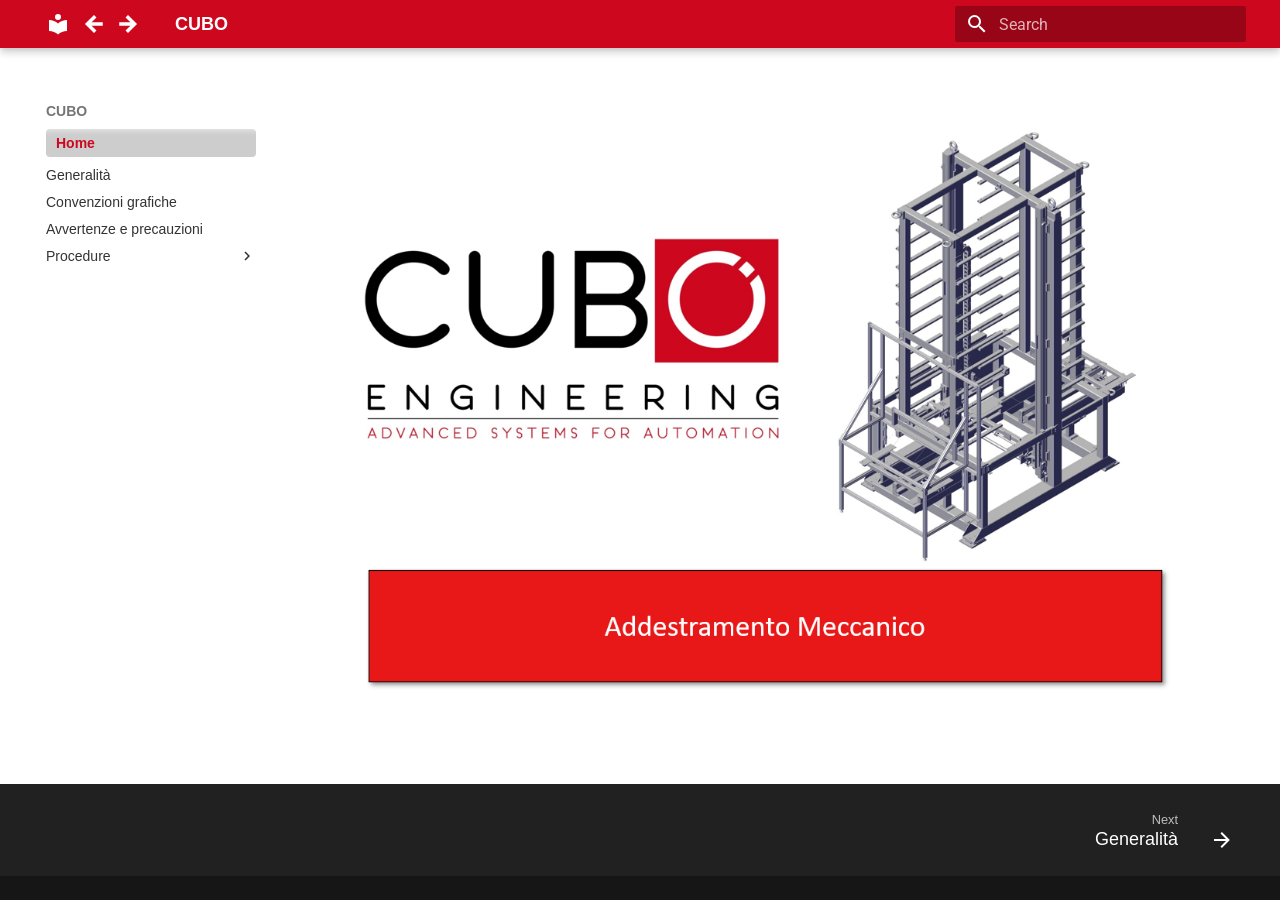
<file: index.html>
<!doctype html>
<html lang="en" class="no-js">
  <head>
    
      <meta charset="utf-8">
      <meta name="viewport" content="width=device-width,initial-scale=1">
      
      
      
      
      
        <link rel="next" href="overview.html">
      
      
        
      
      
      <link rel="icon" href="assets/images/favicon.png">
      <meta name="generator" content="mkdocs-1.6.1, mkdocs-material-9.7.6">
    
    
      
        <title>CUBO</title>
      
    
    
      <link rel="stylesheet" href="assets/stylesheets/main.484c7ddc.min.css">
      
      


    
    
      
    
    
      
        
        
        <link rel="preconnect" href="https://fonts.gstatic.com" crossorigin>
        <link rel="stylesheet" href="https://fonts.googleapis.com/css?family=Roboto:300,300i,400,400i,700,700i%7CRoboto+Mono:400,400i,700,700i&display=fallback">
        <style>:root{--md-text-font:"Roboto";--md-code-font:"Roboto Mono"}</style>
      
    
    
      <link rel="stylesheet" href="style.css">
    
    <script>__md_scope=new URL(".",location),__md_hash=e=>[...e].reduce(((e,_)=>(e<<5)-e+_.charCodeAt(0)),0),__md_get=(e,_=localStorage,t=__md_scope)=>JSON.parse(_.getItem(t.pathname+"."+e)),__md_set=(e,_,t=localStorage,a=__md_scope)=>{try{t.setItem(a.pathname+"."+e,JSON.stringify(_))}catch(e){}}</script>
    
      

    
    
  </head>
  
  
    <body dir="ltr">
  
    
    <input class="md-toggle" data-md-toggle="drawer" type="checkbox" id="__drawer" autocomplete="off">
    <input class="md-toggle" data-md-toggle="search" type="checkbox" id="__search" autocomplete="off">
    <label class="md-overlay" for="__drawer"></label>
    <div data-md-component="skip">
      
    </div>
    <div data-md-component="announce">
      
    </div>
    
    
      

  

<header class="md-header md-header--shadow" data-md-component="header">
  <nav class="md-header__inner md-grid" aria-label="Header">
    <a href="index.html" title="CUBO" class="md-header__button md-logo" aria-label="CUBO" data-md-component="logo">
      
  
  <svg xmlns="http://www.w3.org/2000/svg" viewBox="0 0 24 24"><path d="M12 8a3 3 0 0 0 3-3 3 3 0 0 0-3-3 3 3 0 0 0-3 3 3 3 0 0 0 3 3m0 3.54C9.64 9.35 6.5 8 3 8v11c3.5 0 6.64 1.35 9 3.54 2.36-2.19 5.5-3.54 9-3.54V8c-3.5 0-6.64 1.35-9 3.54"/></svg>

    </a>
    <label class="md-header__button md-icon" for="__drawer">
      
      <svg xmlns="http://www.w3.org/2000/svg" viewBox="0 0 24 24"><path d="M3 6h18v2H3zm0 5h18v2H3zm0 5h18v2H3z"/></svg>
    </label>
    <div class="md-header__title" data-md-component="header-title">
      <div class="md-header__ellipsis">
        <div class="md-header__topic">
          <span class="md-ellipsis">
            CUBO
          </span>
        </div>
        <div class="md-header__topic" data-md-component="header-topic">
          <span class="md-ellipsis">
            
              Home
            
          </span>
        </div>
      </div>
    </div>
    
    
      <script>var palette=__md_get("__palette");if(palette&&palette.color){if("(prefers-color-scheme)"===palette.color.media){var media=matchMedia("(prefers-color-scheme: light)"),input=document.querySelector(media.matches?"[data-md-color-media='(prefers-color-scheme: light)']":"[data-md-color-media='(prefers-color-scheme: dark)']");palette.color.media=input.getAttribute("data-md-color-media"),palette.color.scheme=input.getAttribute("data-md-color-scheme"),palette.color.primary=input.getAttribute("data-md-color-primary"),palette.color.accent=input.getAttribute("data-md-color-accent")}for(var[key,value]of Object.entries(palette.color))document.body.setAttribute("data-md-color-"+key,value)}</script>
    
    
    
      
      
        <label class="md-header__button md-icon" for="__search">
          
          <svg xmlns="http://www.w3.org/2000/svg" viewBox="0 0 24 24"><path d="M9.5 3A6.5 6.5 0 0 1 16 9.5c0 1.61-.59 3.09-1.56 4.23l.27.27h.79l5 5-1.5 1.5-5-5v-.79l-.27-.27A6.52 6.52 0 0 1 9.5 16 6.5 6.5 0 0 1 3 9.5 6.5 6.5 0 0 1 9.5 3m0 2C7 5 5 7 5 9.5S7 14 9.5 14 14 12 14 9.5 12 5 9.5 5"/></svg>
        </label>
        <div class="md-search" data-md-component="search" role="dialog">
  <label class="md-search__overlay" for="__search"></label>
  <div class="md-search__inner" role="search">
    <form class="md-search__form" name="search">
      <input type="text" class="md-search__input" name="query" aria-label="Search" placeholder="Search" autocapitalize="off" autocorrect="off" autocomplete="off" spellcheck="false" data-md-component="search-query" required>
      <label class="md-search__icon md-icon" for="__search">
        
        <svg xmlns="http://www.w3.org/2000/svg" viewBox="0 0 24 24"><path d="M9.5 3A6.5 6.5 0 0 1 16 9.5c0 1.61-.59 3.09-1.56 4.23l.27.27h.79l5 5-1.5 1.5-5-5v-.79l-.27-.27A6.52 6.52 0 0 1 9.5 16 6.5 6.5 0 0 1 3 9.5 6.5 6.5 0 0 1 9.5 3m0 2C7 5 5 7 5 9.5S7 14 9.5 14 14 12 14 9.5 12 5 9.5 5"/></svg>
        
        <svg xmlns="http://www.w3.org/2000/svg" viewBox="0 0 24 24"><path d="M20 11v2H8l5.5 5.5-1.42 1.42L4.16 12l7.92-7.92L13.5 5.5 8 11z"/></svg>
      </label>
      <nav class="md-search__options" aria-label="Search">
        
        <button type="reset" class="md-search__icon md-icon" title="Clear" aria-label="Clear" tabindex="-1">
          
          <svg xmlns="http://www.w3.org/2000/svg" viewBox="0 0 24 24"><path d="M19 6.41 17.59 5 12 10.59 6.41 5 5 6.41 10.59 12 5 17.59 6.41 19 12 13.41 17.59 19 19 17.59 13.41 12z"/></svg>
        </button>
      </nav>
      
    </form>
    <div class="md-search__output">
      <div class="md-search__scrollwrap" tabindex="0" data-md-scrollfix>
        <div class="md-search-result" data-md-component="search-result">
          <div class="md-search-result__meta">
            Initializing search
          </div>
          <ol class="md-search-result__list" role="presentation"></ol>
        </div>
      </div>
    </div>
  </div>
</div>
      
    
    
  </nav>
  
</header>
    
    <div class="md-container" data-md-component="container">
      
      
        
          
        
      
      <main class="md-main" data-md-component="main">
        <div class="md-main__inner md-grid">
          
            
              
              <div class="md-sidebar md-sidebar--primary" data-md-component="sidebar" data-md-type="navigation" >
                <div class="md-sidebar__scrollwrap">
                  <div class="md-sidebar__inner">
                    



  

<nav class="md-nav md-nav--primary md-nav--integrated" aria-label="Navigation" data-md-level="0">
  <label class="md-nav__title" for="__drawer">
    <a href="index.html" title="CUBO" class="md-nav__button md-logo" aria-label="CUBO" data-md-component="logo">
      
  
  <svg xmlns="http://www.w3.org/2000/svg" viewBox="0 0 24 24"><path d="M12 8a3 3 0 0 0 3-3 3 3 0 0 0-3-3 3 3 0 0 0-3 3 3 3 0 0 0 3 3m0 3.54C9.64 9.35 6.5 8 3 8v11c3.5 0 6.64 1.35 9 3.54 2.36-2.19 5.5-3.54 9-3.54V8c-3.5 0-6.64 1.35-9 3.54"/></svg>

    </a>
    CUBO
  </label>
  
  <ul class="md-nav__list" data-md-scrollfix>
    
      
      
  
  
    
  
  
  
    <li class="md-nav__item md-nav__item--active">
      
      <input class="md-nav__toggle md-toggle" type="checkbox" id="__toc">
      
      
      
      <a href="index.html" class="md-nav__link md-nav__link--active">
        
  
  
  <span class="md-ellipsis">
    
  
    Home
  

    
  </span>
  
  

      </a>
      
    </li>
  

    
      
      
  
  
  
  
    <li class="md-nav__item">
      <a href="overview.html" class="md-nav__link">
        
  
  
  <span class="md-ellipsis">
    
  
    Generalità
  

    
  </span>
  
  

      </a>
    </li>
  

    
      
      
  
  
  
  
    <li class="md-nav__item">
      <a href="symbols.html" class="md-nav__link">
        
  
  
  <span class="md-ellipsis">
    
  
    Convenzioni grafiche
  

    
  </span>
  
  

      </a>
    </li>
  

    
      
      
  
  
  
  
    <li class="md-nav__item">
      <a href="avvertenze.html" class="md-nav__link">
        
  
  
  <span class="md-ellipsis">
    
  
    Avvertenze e precauzioni
  

    
  </span>
  
  

      </a>
    </li>
  

    
      
      
  
  
  
  
    
    
      
        
      
        
      
    
    
    
    
    <li class="md-nav__item md-nav__item--nested">
      
        
        
        <input class="md-nav__toggle md-toggle " type="checkbox" id="__nav_5" >
        
          
          <label class="md-nav__link" for="__nav_5" id="__nav_5_label" tabindex="0">
            
  
  
  <span class="md-ellipsis">
    
  
    Procedure
  

    
  </span>
  
  

            <span class="md-nav__icon md-icon"></span>
          </label>
        
        <nav class="md-nav" data-md-level="1" aria-labelledby="__nav_5_label" aria-expanded="false">
          <label class="md-nav__title" for="__nav_5">
            <span class="md-nav__icon md-icon"></span>
            
  
    Procedure
  

          </label>
          <ul class="md-nav__list" data-md-scrollfix>
            
              
                
  
  
  
  
    
    
      
        
      
        
      
    
    
    
    
    <li class="md-nav__item md-nav__item--nested">
      
        
        
        <input class="md-nav__toggle md-toggle " type="checkbox" id="__nav_5_1" >
        
          
          <label class="md-nav__link" for="__nav_5_1" id="__nav_5_1_label" tabindex="0">
            
  
  
  <span class="md-ellipsis">
    
  
    Motore asse verticale
  

    
  </span>
  
  

            <span class="md-nav__icon md-icon"></span>
          </label>
        
        <nav class="md-nav" data-md-level="2" aria-labelledby="__nav_5_1_label" aria-expanded="false">
          <label class="md-nav__title" for="__nav_5_1">
            <span class="md-nav__icon md-icon"></span>
            
  
    Motore asse verticale
  

          </label>
          <ul class="md-nav__list" data-md-scrollfix>
            
              
                
  
  
  
  
    <li class="md-nav__item">
      <a href="Motore%20asse%20verticale/smontaggio.html" class="md-nav__link">
        
  
  
  <span class="md-ellipsis">
    
  
    Smontaggio
  

    
  </span>
  
  

      </a>
    </li>
  

              
            
              
                
  
  
  
  
    <li class="md-nav__item">
      <a href="Motore%20asse%20verticale/montaggio.html" class="md-nav__link">
        
  
  
  <span class="md-ellipsis">
    
  
    Montaggio
  

    
  </span>
  
  

      </a>
    </li>
  

              
            
          </ul>
        </nav>
      
    </li>
  

              
            
              
                
  
  
  
  
    
    
      
        
      
        
      
        
      
    
    
    
    
    <li class="md-nav__item md-nav__item--nested">
      
        
        
        <input class="md-nav__toggle md-toggle " type="checkbox" id="__nav_5_2" >
        
          
          <label class="md-nav__link" for="__nav_5_2" id="__nav_5_2_label" tabindex="0">
            
  
  
  <span class="md-ellipsis">
    
  
    Cinghie carrello 3
  

    
  </span>
  
  

            <span class="md-nav__icon md-icon"></span>
          </label>
        
        <nav class="md-nav" data-md-level="2" aria-labelledby="__nav_5_2_label" aria-expanded="false">
          <label class="md-nav__title" for="__nav_5_2">
            <span class="md-nav__icon md-icon"></span>
            
  
    Cinghie carrello 3
  

          </label>
          <ul class="md-nav__list" data-md-scrollfix>
            
              
                
  
  
  
  
    <li class="md-nav__item">
      <a href="Cinghie%20carrello%203/descrizione.html" class="md-nav__link">
        
  
  
  <span class="md-ellipsis">
    
  
    Descrizione
  

    
  </span>
  
  

      </a>
    </li>
  

              
            
              
                
  
  
  
  
    <li class="md-nav__item">
      <a href="Cinghie%20carrello%203/smontaggio.html" class="md-nav__link">
        
  
  
  <span class="md-ellipsis">
    
  
    Smontaggio
  

    
  </span>
  
  

      </a>
    </li>
  

              
            
              
                
  
  
  
  
    <li class="md-nav__item">
      <a href="Cinghie%20carrello%203/montaggio.html" class="md-nav__link">
        
  
  
  <span class="md-ellipsis">
    
  
    Montaggio
  

    
  </span>
  
  

      </a>
    </li>
  

              
            
          </ul>
        </nav>
      
    </li>
  

              
            
          </ul>
        </nav>
      
    </li>
  

    
  </ul>
</nav>
                  </div>
                </div>
              </div>
            
            
          
          
            <div class="md-content" data-md-component="content">
              
              <article class="md-content__inner md-typeset">
                
                  



  <h1>Home</h1>

<!DOCTYPE html>
<html>
<head>
    <link rel="stylesheet" href="../style.css">
</head>
<body>

<style>
    /* Nasconde il titolo solo in questa pagina */
    h1 { display: none !important; }
</style>

<figure class="centered-figure">
    <img src="./images/copertina.png" alt="Descrizione immagine" style="width: 90% !important;">
</figure>












                
              </article>
            </div>
          
          
<script>var target=document.getElementById(location.hash.slice(1));target&&target.name&&(target.checked=target.name.startsWith("__tabbed_"))</script>
        </div>
        
      </main>
      
        <footer class="md-footer">
  
    
      
      <nav class="md-footer__inner md-grid" aria-label="Footer" >
        
        
          
          <a href="overview.html" class="md-footer__link md-footer__link--next" aria-label="Next: Generalità">
            <div class="md-footer__title">
              <span class="md-footer__direction">
                Next
              </span>
              <div class="md-ellipsis">
                Generalità
              </div>
            </div>
            <div class="md-footer__button md-icon">
              
              <svg xmlns="http://www.w3.org/2000/svg" viewBox="0 0 24 24"><path d="M4 11v2h12l-5.5 5.5 1.42 1.42L19.84 12l-7.92-7.92L10.5 5.5 16 11z"/></svg>
            </div>
          </a>
        
      </nav>
    
  
  <div class="md-footer-meta md-typeset">
    <div class="md-footer-meta__inner md-grid">
      <div class="md-copyright">
  
  
</div>
      
    </div>
  </div>
</footer>
      
    </div>
    <div class="md-dialog" data-md-component="dialog">
      <div class="md-dialog__inner md-typeset"></div>
    </div>
    
    
    
      
      
      <script id="__config" type="application/json">{"annotate": null, "base": ".", "features": ["navigation.footer", "navigation.indexes", "toc.integrate"], "search": "assets/javascripts/workers/search.2c215733.min.js", "tags": null, "translations": {"clipboard.copied": "Copied to clipboard", "clipboard.copy": "Copy to clipboard", "search.result.more.one": "1 more on this page", "search.result.more.other": "# more on this page", "search.result.none": "No matching documents", "search.result.one": "1 matching document", "search.result.other": "# matching documents", "search.result.placeholder": "Type to start searching", "search.result.term.missing": "Missing", "select.version": "Select version"}, "version": null}</script>
    
    
      <script src="assets/javascripts/bundle.79ae519e.min.js"></script>
      
        <script src="https://jquery.com"></script>
      
        <script src="javascripts/nav_buttons.js"></script>
      
    
  </body>
</html>
</file>
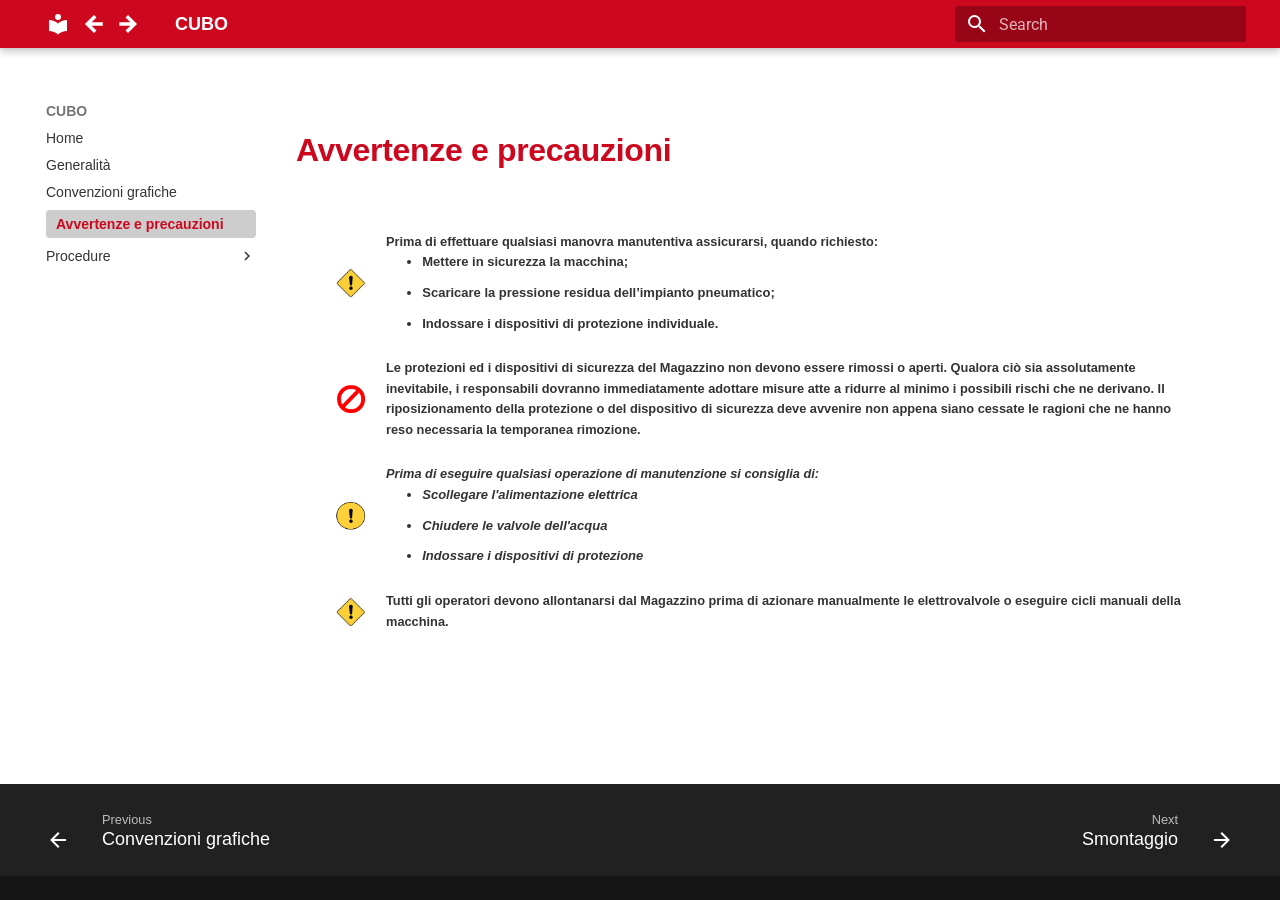
<file: avvertenze.html>
<!doctype html>
<html lang="en" class="no-js">
  <head>
    
      <meta charset="utf-8">
      <meta name="viewport" content="width=device-width,initial-scale=1">
      
      
      
      
        <link rel="prev" href="symbols.html">
      
      
        <link rel="next" href="Motore%20asse%20verticale/smontaggio.html">
      
      
        
      
      
      <link rel="icon" href="assets/images/favicon.png">
      <meta name="generator" content="mkdocs-1.6.1, mkdocs-material-9.7.6">
    
    
      
        <title>Avvertenze e precauzioni - CUBO</title>
      
    
    
      <link rel="stylesheet" href="assets/stylesheets/main.484c7ddc.min.css">
      
      


    
    
      
    
    
      
        
        
        <link rel="preconnect" href="https://fonts.gstatic.com" crossorigin>
        <link rel="stylesheet" href="https://fonts.googleapis.com/css?family=Roboto:300,300i,400,400i,700,700i%7CRoboto+Mono:400,400i,700,700i&display=fallback">
        <style>:root{--md-text-font:"Roboto";--md-code-font:"Roboto Mono"}</style>
      
    
    
      <link rel="stylesheet" href="style.css">
    
    <script>__md_scope=new URL(".",location),__md_hash=e=>[...e].reduce(((e,_)=>(e<<5)-e+_.charCodeAt(0)),0),__md_get=(e,_=localStorage,t=__md_scope)=>JSON.parse(_.getItem(t.pathname+"."+e)),__md_set=(e,_,t=localStorage,a=__md_scope)=>{try{t.setItem(a.pathname+"."+e,JSON.stringify(_))}catch(e){}}</script>
    
      

    
    
  </head>
  
  
    <body dir="ltr">
  
    
    <input class="md-toggle" data-md-toggle="drawer" type="checkbox" id="__drawer" autocomplete="off">
    <input class="md-toggle" data-md-toggle="search" type="checkbox" id="__search" autocomplete="off">
    <label class="md-overlay" for="__drawer"></label>
    <div data-md-component="skip">
      
    </div>
    <div data-md-component="announce">
      
    </div>
    
    
      

  

<header class="md-header md-header--shadow" data-md-component="header">
  <nav class="md-header__inner md-grid" aria-label="Header">
    <a href="index.html" title="CUBO" class="md-header__button md-logo" aria-label="CUBO" data-md-component="logo">
      
  
  <svg xmlns="http://www.w3.org/2000/svg" viewBox="0 0 24 24"><path d="M12 8a3 3 0 0 0 3-3 3 3 0 0 0-3-3 3 3 0 0 0-3 3 3 3 0 0 0 3 3m0 3.54C9.64 9.35 6.5 8 3 8v11c3.5 0 6.64 1.35 9 3.54 2.36-2.19 5.5-3.54 9-3.54V8c-3.5 0-6.64 1.35-9 3.54"/></svg>

    </a>
    <label class="md-header__button md-icon" for="__drawer">
      
      <svg xmlns="http://www.w3.org/2000/svg" viewBox="0 0 24 24"><path d="M3 6h18v2H3zm0 5h18v2H3zm0 5h18v2H3z"/></svg>
    </label>
    <div class="md-header__title" data-md-component="header-title">
      <div class="md-header__ellipsis">
        <div class="md-header__topic">
          <span class="md-ellipsis">
            CUBO
          </span>
        </div>
        <div class="md-header__topic" data-md-component="header-topic">
          <span class="md-ellipsis">
            
              Avvertenze e precauzioni
            
          </span>
        </div>
      </div>
    </div>
    
    
      <script>var palette=__md_get("__palette");if(palette&&palette.color){if("(prefers-color-scheme)"===palette.color.media){var media=matchMedia("(prefers-color-scheme: light)"),input=document.querySelector(media.matches?"[data-md-color-media='(prefers-color-scheme: light)']":"[data-md-color-media='(prefers-color-scheme: dark)']");palette.color.media=input.getAttribute("data-md-color-media"),palette.color.scheme=input.getAttribute("data-md-color-scheme"),palette.color.primary=input.getAttribute("data-md-color-primary"),palette.color.accent=input.getAttribute("data-md-color-accent")}for(var[key,value]of Object.entries(palette.color))document.body.setAttribute("data-md-color-"+key,value)}</script>
    
    
    
      
      
        <label class="md-header__button md-icon" for="__search">
          
          <svg xmlns="http://www.w3.org/2000/svg" viewBox="0 0 24 24"><path d="M9.5 3A6.5 6.5 0 0 1 16 9.5c0 1.61-.59 3.09-1.56 4.23l.27.27h.79l5 5-1.5 1.5-5-5v-.79l-.27-.27A6.52 6.52 0 0 1 9.5 16 6.5 6.5 0 0 1 3 9.5 6.5 6.5 0 0 1 9.5 3m0 2C7 5 5 7 5 9.5S7 14 9.5 14 14 12 14 9.5 12 5 9.5 5"/></svg>
        </label>
        <div class="md-search" data-md-component="search" role="dialog">
  <label class="md-search__overlay" for="__search"></label>
  <div class="md-search__inner" role="search">
    <form class="md-search__form" name="search">
      <input type="text" class="md-search__input" name="query" aria-label="Search" placeholder="Search" autocapitalize="off" autocorrect="off" autocomplete="off" spellcheck="false" data-md-component="search-query" required>
      <label class="md-search__icon md-icon" for="__search">
        
        <svg xmlns="http://www.w3.org/2000/svg" viewBox="0 0 24 24"><path d="M9.5 3A6.5 6.5 0 0 1 16 9.5c0 1.61-.59 3.09-1.56 4.23l.27.27h.79l5 5-1.5 1.5-5-5v-.79l-.27-.27A6.52 6.52 0 0 1 9.5 16 6.5 6.5 0 0 1 3 9.5 6.5 6.5 0 0 1 9.5 3m0 2C7 5 5 7 5 9.5S7 14 9.5 14 14 12 14 9.5 12 5 9.5 5"/></svg>
        
        <svg xmlns="http://www.w3.org/2000/svg" viewBox="0 0 24 24"><path d="M20 11v2H8l5.5 5.5-1.42 1.42L4.16 12l7.92-7.92L13.5 5.5 8 11z"/></svg>
      </label>
      <nav class="md-search__options" aria-label="Search">
        
        <button type="reset" class="md-search__icon md-icon" title="Clear" aria-label="Clear" tabindex="-1">
          
          <svg xmlns="http://www.w3.org/2000/svg" viewBox="0 0 24 24"><path d="M19 6.41 17.59 5 12 10.59 6.41 5 5 6.41 10.59 12 5 17.59 6.41 19 12 13.41 17.59 19 19 17.59 13.41 12z"/></svg>
        </button>
      </nav>
      
    </form>
    <div class="md-search__output">
      <div class="md-search__scrollwrap" tabindex="0" data-md-scrollfix>
        <div class="md-search-result" data-md-component="search-result">
          <div class="md-search-result__meta">
            Initializing search
          </div>
          <ol class="md-search-result__list" role="presentation"></ol>
        </div>
      </div>
    </div>
  </div>
</div>
      
    
    
  </nav>
  
</header>
    
    <div class="md-container" data-md-component="container">
      
      
        
          
        
      
      <main class="md-main" data-md-component="main">
        <div class="md-main__inner md-grid">
          
            
              
              <div class="md-sidebar md-sidebar--primary" data-md-component="sidebar" data-md-type="navigation" >
                <div class="md-sidebar__scrollwrap">
                  <div class="md-sidebar__inner">
                    



  

<nav class="md-nav md-nav--primary md-nav--integrated" aria-label="Navigation" data-md-level="0">
  <label class="md-nav__title" for="__drawer">
    <a href="index.html" title="CUBO" class="md-nav__button md-logo" aria-label="CUBO" data-md-component="logo">
      
  
  <svg xmlns="http://www.w3.org/2000/svg" viewBox="0 0 24 24"><path d="M12 8a3 3 0 0 0 3-3 3 3 0 0 0-3-3 3 3 0 0 0-3 3 3 3 0 0 0 3 3m0 3.54C9.64 9.35 6.5 8 3 8v11c3.5 0 6.64 1.35 9 3.54 2.36-2.19 5.5-3.54 9-3.54V8c-3.5 0-6.64 1.35-9 3.54"/></svg>

    </a>
    CUBO
  </label>
  
  <ul class="md-nav__list" data-md-scrollfix>
    
      
      
  
  
  
  
    <li class="md-nav__item">
      <a href="index.html" class="md-nav__link">
        
  
  
  <span class="md-ellipsis">
    
  
    Home
  

    
  </span>
  
  

      </a>
    </li>
  

    
      
      
  
  
  
  
    <li class="md-nav__item">
      <a href="overview.html" class="md-nav__link">
        
  
  
  <span class="md-ellipsis">
    
  
    Generalità
  

    
  </span>
  
  

      </a>
    </li>
  

    
      
      
  
  
  
  
    <li class="md-nav__item">
      <a href="symbols.html" class="md-nav__link">
        
  
  
  <span class="md-ellipsis">
    
  
    Convenzioni grafiche
  

    
  </span>
  
  

      </a>
    </li>
  

    
      
      
  
  
    
  
  
  
    <li class="md-nav__item md-nav__item--active">
      
      <input class="md-nav__toggle md-toggle" type="checkbox" id="__toc">
      
      
      
      <a href="avvertenze.html" class="md-nav__link md-nav__link--active">
        
  
  
  <span class="md-ellipsis">
    
  
    Avvertenze e precauzioni
  

    
  </span>
  
  

      </a>
      
    </li>
  

    
      
      
  
  
  
  
    
    
      
        
      
        
      
    
    
    
    
    <li class="md-nav__item md-nav__item--nested">
      
        
        
        <input class="md-nav__toggle md-toggle " type="checkbox" id="__nav_5" >
        
          
          <label class="md-nav__link" for="__nav_5" id="__nav_5_label" tabindex="0">
            
  
  
  <span class="md-ellipsis">
    
  
    Procedure
  

    
  </span>
  
  

            <span class="md-nav__icon md-icon"></span>
          </label>
        
        <nav class="md-nav" data-md-level="1" aria-labelledby="__nav_5_label" aria-expanded="false">
          <label class="md-nav__title" for="__nav_5">
            <span class="md-nav__icon md-icon"></span>
            
  
    Procedure
  

          </label>
          <ul class="md-nav__list" data-md-scrollfix>
            
              
                
  
  
  
  
    
    
      
        
      
        
      
    
    
    
    
    <li class="md-nav__item md-nav__item--nested">
      
        
        
        <input class="md-nav__toggle md-toggle " type="checkbox" id="__nav_5_1" >
        
          
          <label class="md-nav__link" for="__nav_5_1" id="__nav_5_1_label" tabindex="0">
            
  
  
  <span class="md-ellipsis">
    
  
    Motore asse verticale
  

    
  </span>
  
  

            <span class="md-nav__icon md-icon"></span>
          </label>
        
        <nav class="md-nav" data-md-level="2" aria-labelledby="__nav_5_1_label" aria-expanded="false">
          <label class="md-nav__title" for="__nav_5_1">
            <span class="md-nav__icon md-icon"></span>
            
  
    Motore asse verticale
  

          </label>
          <ul class="md-nav__list" data-md-scrollfix>
            
              
                
  
  
  
  
    <li class="md-nav__item">
      <a href="Motore%20asse%20verticale/smontaggio.html" class="md-nav__link">
        
  
  
  <span class="md-ellipsis">
    
  
    Smontaggio
  

    
  </span>
  
  

      </a>
    </li>
  

              
            
              
                
  
  
  
  
    <li class="md-nav__item">
      <a href="Motore%20asse%20verticale/montaggio.html" class="md-nav__link">
        
  
  
  <span class="md-ellipsis">
    
  
    Montaggio
  

    
  </span>
  
  

      </a>
    </li>
  

              
            
          </ul>
        </nav>
      
    </li>
  

              
            
              
                
  
  
  
  
    
    
      
        
      
        
      
        
      
    
    
    
    
    <li class="md-nav__item md-nav__item--nested">
      
        
        
        <input class="md-nav__toggle md-toggle " type="checkbox" id="__nav_5_2" >
        
          
          <label class="md-nav__link" for="__nav_5_2" id="__nav_5_2_label" tabindex="0">
            
  
  
  <span class="md-ellipsis">
    
  
    Cinghie carrello 3
  

    
  </span>
  
  

            <span class="md-nav__icon md-icon"></span>
          </label>
        
        <nav class="md-nav" data-md-level="2" aria-labelledby="__nav_5_2_label" aria-expanded="false">
          <label class="md-nav__title" for="__nav_5_2">
            <span class="md-nav__icon md-icon"></span>
            
  
    Cinghie carrello 3
  

          </label>
          <ul class="md-nav__list" data-md-scrollfix>
            
              
                
  
  
  
  
    <li class="md-nav__item">
      <a href="Cinghie%20carrello%203/descrizione.html" class="md-nav__link">
        
  
  
  <span class="md-ellipsis">
    
  
    Descrizione
  

    
  </span>
  
  

      </a>
    </li>
  

              
            
              
                
  
  
  
  
    <li class="md-nav__item">
      <a href="Cinghie%20carrello%203/smontaggio.html" class="md-nav__link">
        
  
  
  <span class="md-ellipsis">
    
  
    Smontaggio
  

    
  </span>
  
  

      </a>
    </li>
  

              
            
              
                
  
  
  
  
    <li class="md-nav__item">
      <a href="Cinghie%20carrello%203/montaggio.html" class="md-nav__link">
        
  
  
  <span class="md-ellipsis">
    
  
    Montaggio
  

    
  </span>
  
  

      </a>
    </li>
  

              
            
          </ul>
        </nav>
      
    </li>
  

              
            
          </ul>
        </nav>
      
    </li>
  

    
  </ul>
</nav>
                  </div>
                </div>
              </div>
            
            
          
          
            <div class="md-content" data-md-component="content">
              
              <article class="md-content__inner md-typeset">
                
                  



<!DOCTYPE html>

<html>
<head>
    <link rel="stylesheet" href="../style.css">
</head>
<body>

<h1>Avvertenze e precauzioni</h1>

<div class="table-container note-container">
    <table>
        <tbody>
            <tr>
                <td>
                    <img src="./images/attenzione.png" alt="Icona" style="width: 40px; height: 40px;">
                </td>
                <td><b>Prima di effettuare qualsiasi manovra manutentiva assicurarsi, quando richiesto:
                    <ul>
                        <li>Mettere in sicurezza la macchina;
                        </li>
                        <li>Scaricare la pressione residua dell’impianto pneumatico;
                        </li>
                        <li>Indossare i dispositivi di protezione individuale.</li>
                    </ul>
                </b></td>
            </tr>
            <tr>
                <td>
                    <img src="./images/divieto.png" alt="Icona" style="width: 40px; height: 40px;">
                </td>
                <td><b>Le protezioni ed i dispositivi di sicurezza del Magazzino non devono essere rimossi o aperti.
                Qualora ciò sia assolutamente inevitabile, i responsabili dovranno immediatamente adottare misure atte a ridurre al minimo i possibili rischi che ne derivano.
                Il riposizionamento della protezione o del dispositivo di sicurezza deve avvenire non appena siano cessate le ragioni che ne hanno reso necessaria la temporanea rimozione.
                </b></td>
            </tr>
            <tr>
                <td>
                    <img src="./images/avvertenza.png" alt="Icona" style="width: 40px; height: 40px;">
                </td>
                <td><i><b>Prima di eseguire qualsiasi operazione di manutenzione si consiglia di:
                    <ul>
                        <li>Scollegare l'alimentazione elettrica</li>
                        <li>Chiudere le valvole dell'acqua</li>
                        <li>Indossare i dispositivi di protezione</li>
                    </ul>
                </b></i>
                </td>
            </tr>
            <tr>
                <td>
                    <img src="./images/attenzione.png" alt="Icona" style="width: 40px; height: 40px;">
                </td>
                <td><b>Tutti gli operatori devono allontanarsi dal Magazzino prima di azionare manualmente le elettrovalvole o eseguire cicli manuali della macchina.</b></td>
            </tr>
        </tbody>
    </table>
</div>












                
              </article>
            </div>
          
          
<script>var target=document.getElementById(location.hash.slice(1));target&&target.name&&(target.checked=target.name.startsWith("__tabbed_"))</script>
        </div>
        
      </main>
      
        <footer class="md-footer">
  
    
      
      <nav class="md-footer__inner md-grid" aria-label="Footer" >
        
          
          <a href="symbols.html" class="md-footer__link md-footer__link--prev" aria-label="Previous: Convenzioni grafiche">
            <div class="md-footer__button md-icon">
              
              <svg xmlns="http://www.w3.org/2000/svg" viewBox="0 0 24 24"><path d="M20 11v2H8l5.5 5.5-1.42 1.42L4.16 12l7.92-7.92L13.5 5.5 8 11z"/></svg>
            </div>
            <div class="md-footer__title">
              <span class="md-footer__direction">
                Previous
              </span>
              <div class="md-ellipsis">
                Convenzioni grafiche
              </div>
            </div>
          </a>
        
        
          
          <a href="Motore%20asse%20verticale/smontaggio.html" class="md-footer__link md-footer__link--next" aria-label="Next: Smontaggio">
            <div class="md-footer__title">
              <span class="md-footer__direction">
                Next
              </span>
              <div class="md-ellipsis">
                Smontaggio
              </div>
            </div>
            <div class="md-footer__button md-icon">
              
              <svg xmlns="http://www.w3.org/2000/svg" viewBox="0 0 24 24"><path d="M4 11v2h12l-5.5 5.5 1.42 1.42L19.84 12l-7.92-7.92L10.5 5.5 16 11z"/></svg>
            </div>
          </a>
        
      </nav>
    
  
  <div class="md-footer-meta md-typeset">
    <div class="md-footer-meta__inner md-grid">
      <div class="md-copyright">
  
  
</div>
      
    </div>
  </div>
</footer>
      
    </div>
    <div class="md-dialog" data-md-component="dialog">
      <div class="md-dialog__inner md-typeset"></div>
    </div>
    
    
    
      
      
      <script id="__config" type="application/json">{"annotate": null, "base": ".", "features": ["navigation.footer", "navigation.indexes", "toc.integrate"], "search": "assets/javascripts/workers/search.2c215733.min.js", "tags": null, "translations": {"clipboard.copied": "Copied to clipboard", "clipboard.copy": "Copy to clipboard", "search.result.more.one": "1 more on this page", "search.result.more.other": "# more on this page", "search.result.none": "No matching documents", "search.result.one": "1 matching document", "search.result.other": "# matching documents", "search.result.placeholder": "Type to start searching", "search.result.term.missing": "Missing", "select.version": "Select version"}, "version": null}</script>
    
    
      <script src="assets/javascripts/bundle.79ae519e.min.js"></script>
      
        <script src="https://jquery.com"></script>
      
        <script src="javascripts/nav_buttons.js"></script>
      
    
  </body>
</html>
</file>
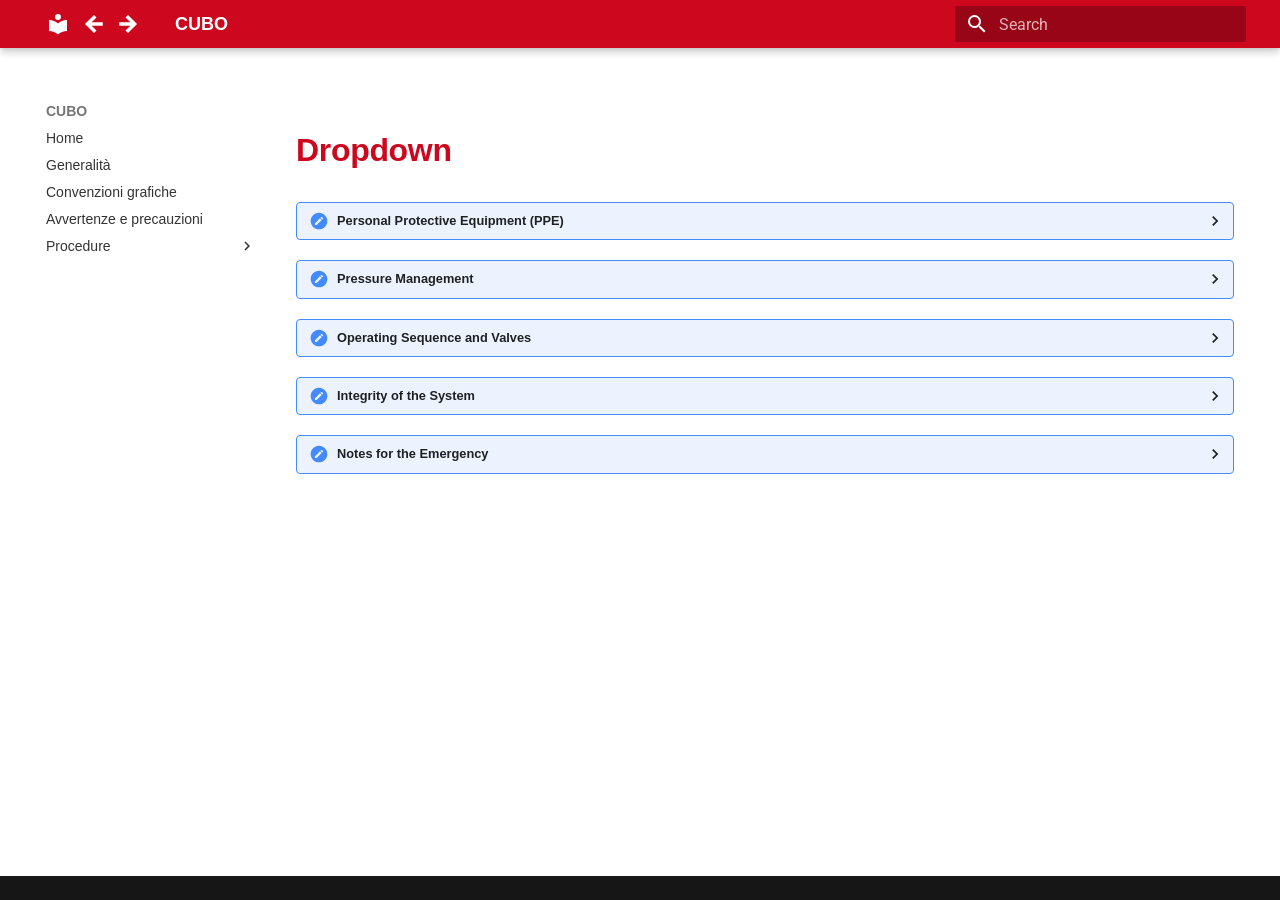
<file: dropdown.html>
<!doctype html>
<html lang="en" class="no-js">
  <head>
    
      <meta charset="utf-8">
      <meta name="viewport" content="width=device-width,initial-scale=1">
      
      
      
      
      
      
        
      
      
      <link rel="icon" href="assets/images/favicon.png">
      <meta name="generator" content="mkdocs-1.6.1, mkdocs-material-9.7.6">
    
    
      
        <title>Dropdown - CUBO</title>
      
    
    
      <link rel="stylesheet" href="assets/stylesheets/main.484c7ddc.min.css">
      
      


    
    
      
    
    
      
        
        
        <link rel="preconnect" href="https://fonts.gstatic.com" crossorigin>
        <link rel="stylesheet" href="https://fonts.googleapis.com/css?family=Roboto:300,300i,400,400i,700,700i%7CRoboto+Mono:400,400i,700,700i&display=fallback">
        <style>:root{--md-text-font:"Roboto";--md-code-font:"Roboto Mono"}</style>
      
    
    
      <link rel="stylesheet" href="style.css">
    
    <script>__md_scope=new URL(".",location),__md_hash=e=>[...e].reduce(((e,_)=>(e<<5)-e+_.charCodeAt(0)),0),__md_get=(e,_=localStorage,t=__md_scope)=>JSON.parse(_.getItem(t.pathname+"."+e)),__md_set=(e,_,t=localStorage,a=__md_scope)=>{try{t.setItem(a.pathname+"."+e,JSON.stringify(_))}catch(e){}}</script>
    
      

    
    
  </head>
  
  
    <body dir="ltr">
  
    
    <input class="md-toggle" data-md-toggle="drawer" type="checkbox" id="__drawer" autocomplete="off">
    <input class="md-toggle" data-md-toggle="search" type="checkbox" id="__search" autocomplete="off">
    <label class="md-overlay" for="__drawer"></label>
    <div data-md-component="skip">
      
    </div>
    <div data-md-component="announce">
      
    </div>
    
    
      

  

<header class="md-header md-header--shadow" data-md-component="header">
  <nav class="md-header__inner md-grid" aria-label="Header">
    <a href="index.html" title="CUBO" class="md-header__button md-logo" aria-label="CUBO" data-md-component="logo">
      
  
  <svg xmlns="http://www.w3.org/2000/svg" viewBox="0 0 24 24"><path d="M12 8a3 3 0 0 0 3-3 3 3 0 0 0-3-3 3 3 0 0 0-3 3 3 3 0 0 0 3 3m0 3.54C9.64 9.35 6.5 8 3 8v11c3.5 0 6.64 1.35 9 3.54 2.36-2.19 5.5-3.54 9-3.54V8c-3.5 0-6.64 1.35-9 3.54"/></svg>

    </a>
    <label class="md-header__button md-icon" for="__drawer">
      
      <svg xmlns="http://www.w3.org/2000/svg" viewBox="0 0 24 24"><path d="M3 6h18v2H3zm0 5h18v2H3zm0 5h18v2H3z"/></svg>
    </label>
    <div class="md-header__title" data-md-component="header-title">
      <div class="md-header__ellipsis">
        <div class="md-header__topic">
          <span class="md-ellipsis">
            CUBO
          </span>
        </div>
        <div class="md-header__topic" data-md-component="header-topic">
          <span class="md-ellipsis">
            
              Dropdown
            
          </span>
        </div>
      </div>
    </div>
    
    
      <script>var palette=__md_get("__palette");if(palette&&palette.color){if("(prefers-color-scheme)"===palette.color.media){var media=matchMedia("(prefers-color-scheme: light)"),input=document.querySelector(media.matches?"[data-md-color-media='(prefers-color-scheme: light)']":"[data-md-color-media='(prefers-color-scheme: dark)']");palette.color.media=input.getAttribute("data-md-color-media"),palette.color.scheme=input.getAttribute("data-md-color-scheme"),palette.color.primary=input.getAttribute("data-md-color-primary"),palette.color.accent=input.getAttribute("data-md-color-accent")}for(var[key,value]of Object.entries(palette.color))document.body.setAttribute("data-md-color-"+key,value)}</script>
    
    
    
      
      
        <label class="md-header__button md-icon" for="__search">
          
          <svg xmlns="http://www.w3.org/2000/svg" viewBox="0 0 24 24"><path d="M9.5 3A6.5 6.5 0 0 1 16 9.5c0 1.61-.59 3.09-1.56 4.23l.27.27h.79l5 5-1.5 1.5-5-5v-.79l-.27-.27A6.52 6.52 0 0 1 9.5 16 6.5 6.5 0 0 1 3 9.5 6.5 6.5 0 0 1 9.5 3m0 2C7 5 5 7 5 9.5S7 14 9.5 14 14 12 14 9.5 12 5 9.5 5"/></svg>
        </label>
        <div class="md-search" data-md-component="search" role="dialog">
  <label class="md-search__overlay" for="__search"></label>
  <div class="md-search__inner" role="search">
    <form class="md-search__form" name="search">
      <input type="text" class="md-search__input" name="query" aria-label="Search" placeholder="Search" autocapitalize="off" autocorrect="off" autocomplete="off" spellcheck="false" data-md-component="search-query" required>
      <label class="md-search__icon md-icon" for="__search">
        
        <svg xmlns="http://www.w3.org/2000/svg" viewBox="0 0 24 24"><path d="M9.5 3A6.5 6.5 0 0 1 16 9.5c0 1.61-.59 3.09-1.56 4.23l.27.27h.79l5 5-1.5 1.5-5-5v-.79l-.27-.27A6.52 6.52 0 0 1 9.5 16 6.5 6.5 0 0 1 3 9.5 6.5 6.5 0 0 1 9.5 3m0 2C7 5 5 7 5 9.5S7 14 9.5 14 14 12 14 9.5 12 5 9.5 5"/></svg>
        
        <svg xmlns="http://www.w3.org/2000/svg" viewBox="0 0 24 24"><path d="M20 11v2H8l5.5 5.5-1.42 1.42L4.16 12l7.92-7.92L13.5 5.5 8 11z"/></svg>
      </label>
      <nav class="md-search__options" aria-label="Search">
        
        <button type="reset" class="md-search__icon md-icon" title="Clear" aria-label="Clear" tabindex="-1">
          
          <svg xmlns="http://www.w3.org/2000/svg" viewBox="0 0 24 24"><path d="M19 6.41 17.59 5 12 10.59 6.41 5 5 6.41 10.59 12 5 17.59 6.41 19 12 13.41 17.59 19 19 17.59 13.41 12z"/></svg>
        </button>
      </nav>
      
    </form>
    <div class="md-search__output">
      <div class="md-search__scrollwrap" tabindex="0" data-md-scrollfix>
        <div class="md-search-result" data-md-component="search-result">
          <div class="md-search-result__meta">
            Initializing search
          </div>
          <ol class="md-search-result__list" role="presentation"></ol>
        </div>
      </div>
    </div>
  </div>
</div>
      
    
    
  </nav>
  
</header>
    
    <div class="md-container" data-md-component="container">
      
      
        
          
        
      
      <main class="md-main" data-md-component="main">
        <div class="md-main__inner md-grid">
          
            
              
              <div class="md-sidebar md-sidebar--primary" data-md-component="sidebar" data-md-type="navigation" >
                <div class="md-sidebar__scrollwrap">
                  <div class="md-sidebar__inner">
                    



  

<nav class="md-nav md-nav--primary md-nav--integrated" aria-label="Navigation" data-md-level="0">
  <label class="md-nav__title" for="__drawer">
    <a href="index.html" title="CUBO" class="md-nav__button md-logo" aria-label="CUBO" data-md-component="logo">
      
  
  <svg xmlns="http://www.w3.org/2000/svg" viewBox="0 0 24 24"><path d="M12 8a3 3 0 0 0 3-3 3 3 0 0 0-3-3 3 3 0 0 0-3 3 3 3 0 0 0 3 3m0 3.54C9.64 9.35 6.5 8 3 8v11c3.5 0 6.64 1.35 9 3.54 2.36-2.19 5.5-3.54 9-3.54V8c-3.5 0-6.64 1.35-9 3.54"/></svg>

    </a>
    CUBO
  </label>
  
  <ul class="md-nav__list" data-md-scrollfix>
    
      
      
  
  
  
  
    <li class="md-nav__item">
      <a href="index.html" class="md-nav__link">
        
  
  
  <span class="md-ellipsis">
    
  
    Home
  

    
  </span>
  
  

      </a>
    </li>
  

    
      
      
  
  
  
  
    <li class="md-nav__item">
      <a href="overview.html" class="md-nav__link">
        
  
  
  <span class="md-ellipsis">
    
  
    Generalità
  

    
  </span>
  
  

      </a>
    </li>
  

    
      
      
  
  
  
  
    <li class="md-nav__item">
      <a href="symbols.html" class="md-nav__link">
        
  
  
  <span class="md-ellipsis">
    
  
    Convenzioni grafiche
  

    
  </span>
  
  

      </a>
    </li>
  

    
      
      
  
  
  
  
    <li class="md-nav__item">
      <a href="avvertenze.html" class="md-nav__link">
        
  
  
  <span class="md-ellipsis">
    
  
    Avvertenze e precauzioni
  

    
  </span>
  
  

      </a>
    </li>
  

    
      
      
  
  
  
  
    
    
      
        
      
        
      
    
    
    
    
    <li class="md-nav__item md-nav__item--nested">
      
        
        
        <input class="md-nav__toggle md-toggle " type="checkbox" id="__nav_5" >
        
          
          <label class="md-nav__link" for="__nav_5" id="__nav_5_label" tabindex="0">
            
  
  
  <span class="md-ellipsis">
    
  
    Procedure
  

    
  </span>
  
  

            <span class="md-nav__icon md-icon"></span>
          </label>
        
        <nav class="md-nav" data-md-level="1" aria-labelledby="__nav_5_label" aria-expanded="false">
          <label class="md-nav__title" for="__nav_5">
            <span class="md-nav__icon md-icon"></span>
            
  
    Procedure
  

          </label>
          <ul class="md-nav__list" data-md-scrollfix>
            
              
                
  
  
  
  
    
    
      
        
      
        
      
    
    
    
    
    <li class="md-nav__item md-nav__item--nested">
      
        
        
        <input class="md-nav__toggle md-toggle " type="checkbox" id="__nav_5_1" >
        
          
          <label class="md-nav__link" for="__nav_5_1" id="__nav_5_1_label" tabindex="0">
            
  
  
  <span class="md-ellipsis">
    
  
    Motore asse verticale
  

    
  </span>
  
  

            <span class="md-nav__icon md-icon"></span>
          </label>
        
        <nav class="md-nav" data-md-level="2" aria-labelledby="__nav_5_1_label" aria-expanded="false">
          <label class="md-nav__title" for="__nav_5_1">
            <span class="md-nav__icon md-icon"></span>
            
  
    Motore asse verticale
  

          </label>
          <ul class="md-nav__list" data-md-scrollfix>
            
              
                
  
  
  
  
    <li class="md-nav__item">
      <a href="Motore%20asse%20verticale/smontaggio.html" class="md-nav__link">
        
  
  
  <span class="md-ellipsis">
    
  
    Smontaggio
  

    
  </span>
  
  

      </a>
    </li>
  

              
            
              
                
  
  
  
  
    <li class="md-nav__item">
      <a href="Motore%20asse%20verticale/montaggio.html" class="md-nav__link">
        
  
  
  <span class="md-ellipsis">
    
  
    Montaggio
  

    
  </span>
  
  

      </a>
    </li>
  

              
            
          </ul>
        </nav>
      
    </li>
  

              
            
              
                
  
  
  
  
    
    
      
        
      
        
      
        
      
    
    
    
    
    <li class="md-nav__item md-nav__item--nested">
      
        
        
        <input class="md-nav__toggle md-toggle " type="checkbox" id="__nav_5_2" >
        
          
          <label class="md-nav__link" for="__nav_5_2" id="__nav_5_2_label" tabindex="0">
            
  
  
  <span class="md-ellipsis">
    
  
    Cinghie carrello 3
  

    
  </span>
  
  

            <span class="md-nav__icon md-icon"></span>
          </label>
        
        <nav class="md-nav" data-md-level="2" aria-labelledby="__nav_5_2_label" aria-expanded="false">
          <label class="md-nav__title" for="__nav_5_2">
            <span class="md-nav__icon md-icon"></span>
            
  
    Cinghie carrello 3
  

          </label>
          <ul class="md-nav__list" data-md-scrollfix>
            
              
                
  
  
  
  
    <li class="md-nav__item">
      <a href="Cinghie%20carrello%203/descrizione.html" class="md-nav__link">
        
  
  
  <span class="md-ellipsis">
    
  
    Descrizione
  

    
  </span>
  
  

      </a>
    </li>
  

              
            
              
                
  
  
  
  
    <li class="md-nav__item">
      <a href="Cinghie%20carrello%203/smontaggio.html" class="md-nav__link">
        
  
  
  <span class="md-ellipsis">
    
  
    Smontaggio
  

    
  </span>
  
  

      </a>
    </li>
  

              
            
              
                
  
  
  
  
    <li class="md-nav__item">
      <a href="Cinghie%20carrello%203/montaggio.html" class="md-nav__link">
        
  
  
  <span class="md-ellipsis">
    
  
    Montaggio
  

    
  </span>
  
  

      </a>
    </li>
  

              
            
          </ul>
        </nav>
      
    </li>
  

              
            
          </ul>
        </nav>
      
    </li>
  

    
  </ul>
</nav>
                  </div>
                </div>
              </div>
            
            
          
          
            <div class="md-content" data-md-component="content">
              
              <article class="md-content__inner md-typeset">
                
                  



  <h1>Dropdown</h1>

<!-- dropdown rig parameters -->
<details id="Personal Protective Equipment (PPE)">
<summary>Personal Protective Equipment (PPE)</summary>
<ul>
    <li>Always wear safety glasses or backsplash visor, chemical-resistant gloves, and safety footwear.</li>
</ul>

</details>

<details id="Pressure Management">
<summary>Pressure Management</summary>
<ul>
    <li>Check Pressure Gauge (PG): Before disconnecting Quick Connectors, always make sure the pressure gauge reads "0" or the safe atmospheric pressure.</li>
    <li>Residual Vent: Never attempt to force quick connectors if under pressure.</li>
    <li>Thermal Expansion: If sampling involves liquids, never fill the cylinder to 100%. Always leave an expansion space (outage) to prevent an increase in temperature from causing the cylinder or valves to explode (V_in/V_out).</li>
</ul>
</details>

<details id="Operating Sequence and Valves">
<summary>Operating Sequence and Valves</summary>
<ul>
    <li>Operate the valves only in the correct sequence. Incorrect sequence can cause water hammer or sudden overpressure in the process line.</li>
    <li>Check that the cylinder valves (V_in and V_out) are completely closed and that the protective caps are inserted before transport to the laboratory.</li>
</ul>
</details>

<details id="Integrity of the System">
<summary>Integrity of the System</summary>
<ul>
    <li>Leak Control: Before starting fluxing, perform a visual inspection of the fittings and Quick Connectors for signs of corrosion or previous leaks.</li>
    <li>Material Compatibility: Make sure the seals (O-rings) of the quick-release couplings are compatible with the process fluid to avoid sudden failure.</li>
</ul>
</details>

<details id="Notes for the Emergency">
<summary>Notes for the Emergency</summary>
<ul>
    <li>In case of a leak: Close the shut-off valves upstream and downstream of the system (V1 and V3) immediately if it is safe to do so, and evacuate the area.</li>
    <li>Washing: Always keep the emergency station (shower/eye washer) closest to the sampling point clear and marked.</li>
</ul>
</details>












                
              </article>
            </div>
          
          
<script>var target=document.getElementById(location.hash.slice(1));target&&target.name&&(target.checked=target.name.startsWith("__tabbed_"))</script>
        </div>
        
      </main>
      
        <footer class="md-footer">
  
    
  
  <div class="md-footer-meta md-typeset">
    <div class="md-footer-meta__inner md-grid">
      <div class="md-copyright">
  
  
</div>
      
    </div>
  </div>
</footer>
      
    </div>
    <div class="md-dialog" data-md-component="dialog">
      <div class="md-dialog__inner md-typeset"></div>
    </div>
    
    
    
      
      
      <script id="__config" type="application/json">{"annotate": null, "base": ".", "features": ["navigation.footer", "navigation.indexes", "toc.integrate"], "search": "assets/javascripts/workers/search.2c215733.min.js", "tags": null, "translations": {"clipboard.copied": "Copied to clipboard", "clipboard.copy": "Copy to clipboard", "search.result.more.one": "1 more on this page", "search.result.more.other": "# more on this page", "search.result.none": "No matching documents", "search.result.one": "1 matching document", "search.result.other": "# matching documents", "search.result.placeholder": "Type to start searching", "search.result.term.missing": "Missing", "select.version": "Select version"}, "version": null}</script>
    
    
      <script src="assets/javascripts/bundle.79ae519e.min.js"></script>
      
        <script src="https://jquery.com"></script>
      
        <script src="javascripts/nav_buttons.js"></script>
      
    
  </body>
</html>
</file>
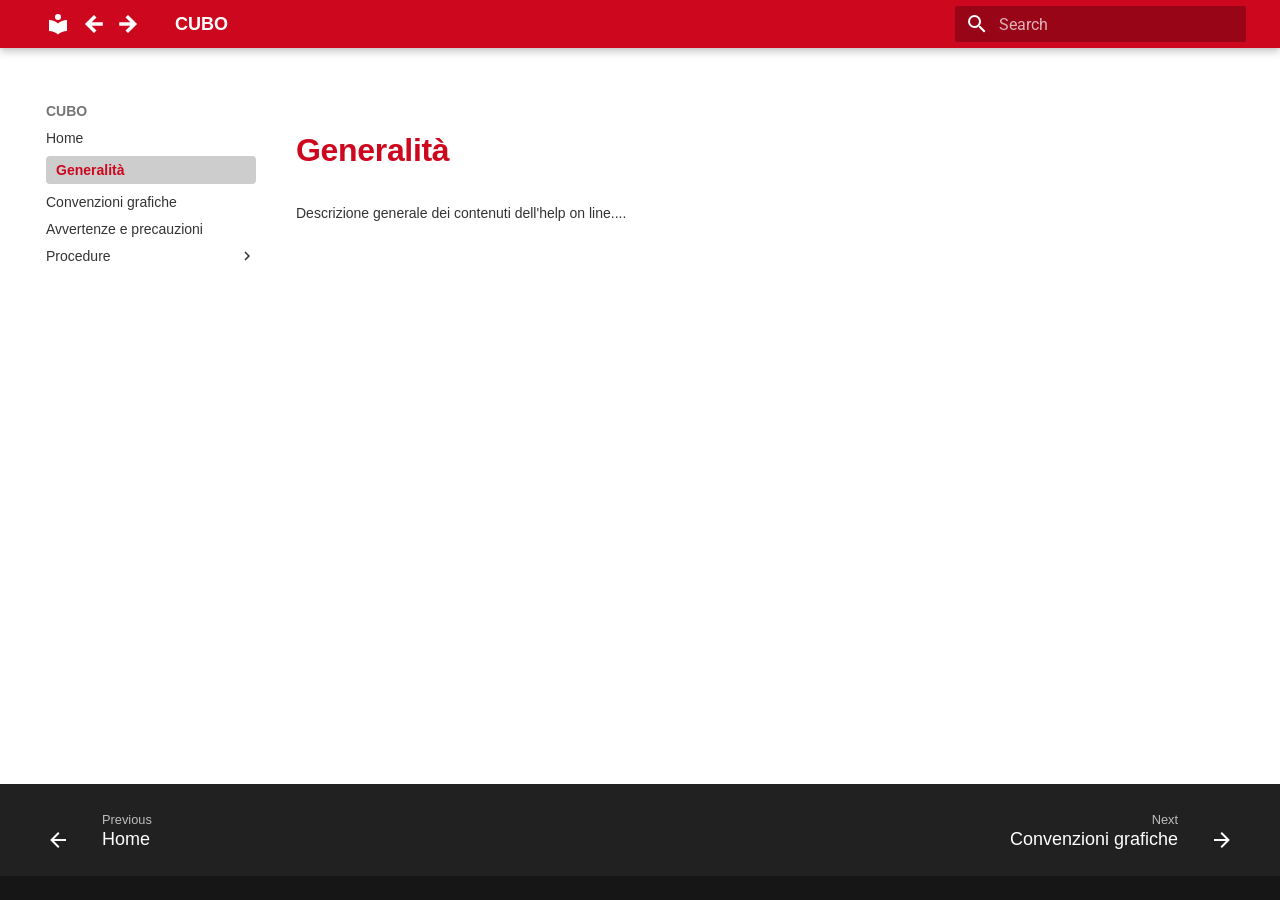
<file: overview.html>
<!doctype html>
<html lang="en" class="no-js">
  <head>
    
      <meta charset="utf-8">
      <meta name="viewport" content="width=device-width,initial-scale=1">
      
      
      
      
        <link rel="prev" href="index.html">
      
      
        <link rel="next" href="symbols.html">
      
      
        
      
      
      <link rel="icon" href="assets/images/favicon.png">
      <meta name="generator" content="mkdocs-1.6.1, mkdocs-material-9.7.6">
    
    
      
        <title>Generalità - CUBO</title>
      
    
    
      <link rel="stylesheet" href="assets/stylesheets/main.484c7ddc.min.css">
      
      


    
    
      
    
    
      
        
        
        <link rel="preconnect" href="https://fonts.gstatic.com" crossorigin>
        <link rel="stylesheet" href="https://fonts.googleapis.com/css?family=Roboto:300,300i,400,400i,700,700i%7CRoboto+Mono:400,400i,700,700i&display=fallback">
        <style>:root{--md-text-font:"Roboto";--md-code-font:"Roboto Mono"}</style>
      
    
    
      <link rel="stylesheet" href="style.css">
    
    <script>__md_scope=new URL(".",location),__md_hash=e=>[...e].reduce(((e,_)=>(e<<5)-e+_.charCodeAt(0)),0),__md_get=(e,_=localStorage,t=__md_scope)=>JSON.parse(_.getItem(t.pathname+"."+e)),__md_set=(e,_,t=localStorage,a=__md_scope)=>{try{t.setItem(a.pathname+"."+e,JSON.stringify(_))}catch(e){}}</script>
    
      

    
    
  </head>
  
  
    <body dir="ltr">
  
    
    <input class="md-toggle" data-md-toggle="drawer" type="checkbox" id="__drawer" autocomplete="off">
    <input class="md-toggle" data-md-toggle="search" type="checkbox" id="__search" autocomplete="off">
    <label class="md-overlay" for="__drawer"></label>
    <div data-md-component="skip">
      
    </div>
    <div data-md-component="announce">
      
    </div>
    
    
      

  

<header class="md-header md-header--shadow" data-md-component="header">
  <nav class="md-header__inner md-grid" aria-label="Header">
    <a href="index.html" title="CUBO" class="md-header__button md-logo" aria-label="CUBO" data-md-component="logo">
      
  
  <svg xmlns="http://www.w3.org/2000/svg" viewBox="0 0 24 24"><path d="M12 8a3 3 0 0 0 3-3 3 3 0 0 0-3-3 3 3 0 0 0-3 3 3 3 0 0 0 3 3m0 3.54C9.64 9.35 6.5 8 3 8v11c3.5 0 6.64 1.35 9 3.54 2.36-2.19 5.5-3.54 9-3.54V8c-3.5 0-6.64 1.35-9 3.54"/></svg>

    </a>
    <label class="md-header__button md-icon" for="__drawer">
      
      <svg xmlns="http://www.w3.org/2000/svg" viewBox="0 0 24 24"><path d="M3 6h18v2H3zm0 5h18v2H3zm0 5h18v2H3z"/></svg>
    </label>
    <div class="md-header__title" data-md-component="header-title">
      <div class="md-header__ellipsis">
        <div class="md-header__topic">
          <span class="md-ellipsis">
            CUBO
          </span>
        </div>
        <div class="md-header__topic" data-md-component="header-topic">
          <span class="md-ellipsis">
            
              Generalità
            
          </span>
        </div>
      </div>
    </div>
    
    
      <script>var palette=__md_get("__palette");if(palette&&palette.color){if("(prefers-color-scheme)"===palette.color.media){var media=matchMedia("(prefers-color-scheme: light)"),input=document.querySelector(media.matches?"[data-md-color-media='(prefers-color-scheme: light)']":"[data-md-color-media='(prefers-color-scheme: dark)']");palette.color.media=input.getAttribute("data-md-color-media"),palette.color.scheme=input.getAttribute("data-md-color-scheme"),palette.color.primary=input.getAttribute("data-md-color-primary"),palette.color.accent=input.getAttribute("data-md-color-accent")}for(var[key,value]of Object.entries(palette.color))document.body.setAttribute("data-md-color-"+key,value)}</script>
    
    
    
      
      
        <label class="md-header__button md-icon" for="__search">
          
          <svg xmlns="http://www.w3.org/2000/svg" viewBox="0 0 24 24"><path d="M9.5 3A6.5 6.5 0 0 1 16 9.5c0 1.61-.59 3.09-1.56 4.23l.27.27h.79l5 5-1.5 1.5-5-5v-.79l-.27-.27A6.52 6.52 0 0 1 9.5 16 6.5 6.5 0 0 1 3 9.5 6.5 6.5 0 0 1 9.5 3m0 2C7 5 5 7 5 9.5S7 14 9.5 14 14 12 14 9.5 12 5 9.5 5"/></svg>
        </label>
        <div class="md-search" data-md-component="search" role="dialog">
  <label class="md-search__overlay" for="__search"></label>
  <div class="md-search__inner" role="search">
    <form class="md-search__form" name="search">
      <input type="text" class="md-search__input" name="query" aria-label="Search" placeholder="Search" autocapitalize="off" autocorrect="off" autocomplete="off" spellcheck="false" data-md-component="search-query" required>
      <label class="md-search__icon md-icon" for="__search">
        
        <svg xmlns="http://www.w3.org/2000/svg" viewBox="0 0 24 24"><path d="M9.5 3A6.5 6.5 0 0 1 16 9.5c0 1.61-.59 3.09-1.56 4.23l.27.27h.79l5 5-1.5 1.5-5-5v-.79l-.27-.27A6.52 6.52 0 0 1 9.5 16 6.5 6.5 0 0 1 3 9.5 6.5 6.5 0 0 1 9.5 3m0 2C7 5 5 7 5 9.5S7 14 9.5 14 14 12 14 9.5 12 5 9.5 5"/></svg>
        
        <svg xmlns="http://www.w3.org/2000/svg" viewBox="0 0 24 24"><path d="M20 11v2H8l5.5 5.5-1.42 1.42L4.16 12l7.92-7.92L13.5 5.5 8 11z"/></svg>
      </label>
      <nav class="md-search__options" aria-label="Search">
        
        <button type="reset" class="md-search__icon md-icon" title="Clear" aria-label="Clear" tabindex="-1">
          
          <svg xmlns="http://www.w3.org/2000/svg" viewBox="0 0 24 24"><path d="M19 6.41 17.59 5 12 10.59 6.41 5 5 6.41 10.59 12 5 17.59 6.41 19 12 13.41 17.59 19 19 17.59 13.41 12z"/></svg>
        </button>
      </nav>
      
    </form>
    <div class="md-search__output">
      <div class="md-search__scrollwrap" tabindex="0" data-md-scrollfix>
        <div class="md-search-result" data-md-component="search-result">
          <div class="md-search-result__meta">
            Initializing search
          </div>
          <ol class="md-search-result__list" role="presentation"></ol>
        </div>
      </div>
    </div>
  </div>
</div>
      
    
    
  </nav>
  
</header>
    
    <div class="md-container" data-md-component="container">
      
      
        
          
        
      
      <main class="md-main" data-md-component="main">
        <div class="md-main__inner md-grid">
          
            
              
              <div class="md-sidebar md-sidebar--primary" data-md-component="sidebar" data-md-type="navigation" >
                <div class="md-sidebar__scrollwrap">
                  <div class="md-sidebar__inner">
                    



  

<nav class="md-nav md-nav--primary md-nav--integrated" aria-label="Navigation" data-md-level="0">
  <label class="md-nav__title" for="__drawer">
    <a href="index.html" title="CUBO" class="md-nav__button md-logo" aria-label="CUBO" data-md-component="logo">
      
  
  <svg xmlns="http://www.w3.org/2000/svg" viewBox="0 0 24 24"><path d="M12 8a3 3 0 0 0 3-3 3 3 0 0 0-3-3 3 3 0 0 0-3 3 3 3 0 0 0 3 3m0 3.54C9.64 9.35 6.5 8 3 8v11c3.5 0 6.64 1.35 9 3.54 2.36-2.19 5.5-3.54 9-3.54V8c-3.5 0-6.64 1.35-9 3.54"/></svg>

    </a>
    CUBO
  </label>
  
  <ul class="md-nav__list" data-md-scrollfix>
    
      
      
  
  
  
  
    <li class="md-nav__item">
      <a href="index.html" class="md-nav__link">
        
  
  
  <span class="md-ellipsis">
    
  
    Home
  

    
  </span>
  
  

      </a>
    </li>
  

    
      
      
  
  
    
  
  
  
    <li class="md-nav__item md-nav__item--active">
      
      <input class="md-nav__toggle md-toggle" type="checkbox" id="__toc">
      
      
      
      <a href="overview.html" class="md-nav__link md-nav__link--active">
        
  
  
  <span class="md-ellipsis">
    
  
    Generalità
  

    
  </span>
  
  

      </a>
      
    </li>
  

    
      
      
  
  
  
  
    <li class="md-nav__item">
      <a href="symbols.html" class="md-nav__link">
        
  
  
  <span class="md-ellipsis">
    
  
    Convenzioni grafiche
  

    
  </span>
  
  

      </a>
    </li>
  

    
      
      
  
  
  
  
    <li class="md-nav__item">
      <a href="avvertenze.html" class="md-nav__link">
        
  
  
  <span class="md-ellipsis">
    
  
    Avvertenze e precauzioni
  

    
  </span>
  
  

      </a>
    </li>
  

    
      
      
  
  
  
  
    
    
      
        
      
        
      
    
    
    
    
    <li class="md-nav__item md-nav__item--nested">
      
        
        
        <input class="md-nav__toggle md-toggle " type="checkbox" id="__nav_5" >
        
          
          <label class="md-nav__link" for="__nav_5" id="__nav_5_label" tabindex="0">
            
  
  
  <span class="md-ellipsis">
    
  
    Procedure
  

    
  </span>
  
  

            <span class="md-nav__icon md-icon"></span>
          </label>
        
        <nav class="md-nav" data-md-level="1" aria-labelledby="__nav_5_label" aria-expanded="false">
          <label class="md-nav__title" for="__nav_5">
            <span class="md-nav__icon md-icon"></span>
            
  
    Procedure
  

          </label>
          <ul class="md-nav__list" data-md-scrollfix>
            
              
                
  
  
  
  
    
    
      
        
      
        
      
    
    
    
    
    <li class="md-nav__item md-nav__item--nested">
      
        
        
        <input class="md-nav__toggle md-toggle " type="checkbox" id="__nav_5_1" >
        
          
          <label class="md-nav__link" for="__nav_5_1" id="__nav_5_1_label" tabindex="0">
            
  
  
  <span class="md-ellipsis">
    
  
    Motore asse verticale
  

    
  </span>
  
  

            <span class="md-nav__icon md-icon"></span>
          </label>
        
        <nav class="md-nav" data-md-level="2" aria-labelledby="__nav_5_1_label" aria-expanded="false">
          <label class="md-nav__title" for="__nav_5_1">
            <span class="md-nav__icon md-icon"></span>
            
  
    Motore asse verticale
  

          </label>
          <ul class="md-nav__list" data-md-scrollfix>
            
              
                
  
  
  
  
    <li class="md-nav__item">
      <a href="Motore%20asse%20verticale/smontaggio.html" class="md-nav__link">
        
  
  
  <span class="md-ellipsis">
    
  
    Smontaggio
  

    
  </span>
  
  

      </a>
    </li>
  

              
            
              
                
  
  
  
  
    <li class="md-nav__item">
      <a href="Motore%20asse%20verticale/montaggio.html" class="md-nav__link">
        
  
  
  <span class="md-ellipsis">
    
  
    Montaggio
  

    
  </span>
  
  

      </a>
    </li>
  

              
            
          </ul>
        </nav>
      
    </li>
  

              
            
              
                
  
  
  
  
    
    
      
        
      
        
      
        
      
    
    
    
    
    <li class="md-nav__item md-nav__item--nested">
      
        
        
        <input class="md-nav__toggle md-toggle " type="checkbox" id="__nav_5_2" >
        
          
          <label class="md-nav__link" for="__nav_5_2" id="__nav_5_2_label" tabindex="0">
            
  
  
  <span class="md-ellipsis">
    
  
    Cinghie carrello 3
  

    
  </span>
  
  

            <span class="md-nav__icon md-icon"></span>
          </label>
        
        <nav class="md-nav" data-md-level="2" aria-labelledby="__nav_5_2_label" aria-expanded="false">
          <label class="md-nav__title" for="__nav_5_2">
            <span class="md-nav__icon md-icon"></span>
            
  
    Cinghie carrello 3
  

          </label>
          <ul class="md-nav__list" data-md-scrollfix>
            
              
                
  
  
  
  
    <li class="md-nav__item">
      <a href="Cinghie%20carrello%203/descrizione.html" class="md-nav__link">
        
  
  
  <span class="md-ellipsis">
    
  
    Descrizione
  

    
  </span>
  
  

      </a>
    </li>
  

              
            
              
                
  
  
  
  
    <li class="md-nav__item">
      <a href="Cinghie%20carrello%203/smontaggio.html" class="md-nav__link">
        
  
  
  <span class="md-ellipsis">
    
  
    Smontaggio
  

    
  </span>
  
  

      </a>
    </li>
  

              
            
              
                
  
  
  
  
    <li class="md-nav__item">
      <a href="Cinghie%20carrello%203/montaggio.html" class="md-nav__link">
        
  
  
  <span class="md-ellipsis">
    
  
    Montaggio
  

    
  </span>
  
  

      </a>
    </li>
  

              
            
          </ul>
        </nav>
      
    </li>
  

              
            
          </ul>
        </nav>
      
    </li>
  

    
  </ul>
</nav>
                  </div>
                </div>
              </div>
            
            
          
          
            <div class="md-content" data-md-component="content">
              
              <article class="md-content__inner md-typeset">
                
                  



<!DOCTYPE html>

<html>
<head>
    <link rel="stylesheet" href="../style.css">
</head>
<body>

<h1>Generalità</h1>

<p>Descrizione generale dei contenuti dell'help on line....</p>












                
              </article>
            </div>
          
          
<script>var target=document.getElementById(location.hash.slice(1));target&&target.name&&(target.checked=target.name.startsWith("__tabbed_"))</script>
        </div>
        
      </main>
      
        <footer class="md-footer">
  
    
      
      <nav class="md-footer__inner md-grid" aria-label="Footer" >
        
          
          <a href="index.html" class="md-footer__link md-footer__link--prev" aria-label="Previous: Home">
            <div class="md-footer__button md-icon">
              
              <svg xmlns="http://www.w3.org/2000/svg" viewBox="0 0 24 24"><path d="M20 11v2H8l5.5 5.5-1.42 1.42L4.16 12l7.92-7.92L13.5 5.5 8 11z"/></svg>
            </div>
            <div class="md-footer__title">
              <span class="md-footer__direction">
                Previous
              </span>
              <div class="md-ellipsis">
                Home
              </div>
            </div>
          </a>
        
        
          
          <a href="symbols.html" class="md-footer__link md-footer__link--next" aria-label="Next: Convenzioni grafiche">
            <div class="md-footer__title">
              <span class="md-footer__direction">
                Next
              </span>
              <div class="md-ellipsis">
                Convenzioni grafiche
              </div>
            </div>
            <div class="md-footer__button md-icon">
              
              <svg xmlns="http://www.w3.org/2000/svg" viewBox="0 0 24 24"><path d="M4 11v2h12l-5.5 5.5 1.42 1.42L19.84 12l-7.92-7.92L10.5 5.5 16 11z"/></svg>
            </div>
          </a>
        
      </nav>
    
  
  <div class="md-footer-meta md-typeset">
    <div class="md-footer-meta__inner md-grid">
      <div class="md-copyright">
  
  
</div>
      
    </div>
  </div>
</footer>
      
    </div>
    <div class="md-dialog" data-md-component="dialog">
      <div class="md-dialog__inner md-typeset"></div>
    </div>
    
    
    
      
      
      <script id="__config" type="application/json">{"annotate": null, "base": ".", "features": ["navigation.footer", "navigation.indexes", "toc.integrate"], "search": "assets/javascripts/workers/search.2c215733.min.js", "tags": null, "translations": {"clipboard.copied": "Copied to clipboard", "clipboard.copy": "Copy to clipboard", "search.result.more.one": "1 more on this page", "search.result.more.other": "# more on this page", "search.result.none": "No matching documents", "search.result.one": "1 matching document", "search.result.other": "# matching documents", "search.result.placeholder": "Type to start searching", "search.result.term.missing": "Missing", "select.version": "Select version"}, "version": null}</script>
    
    
      <script src="assets/javascripts/bundle.79ae519e.min.js"></script>
      
        <script src="https://jquery.com"></script>
      
        <script src="javascripts/nav_buttons.js"></script>
      
    
  </body>
</html>
</file>
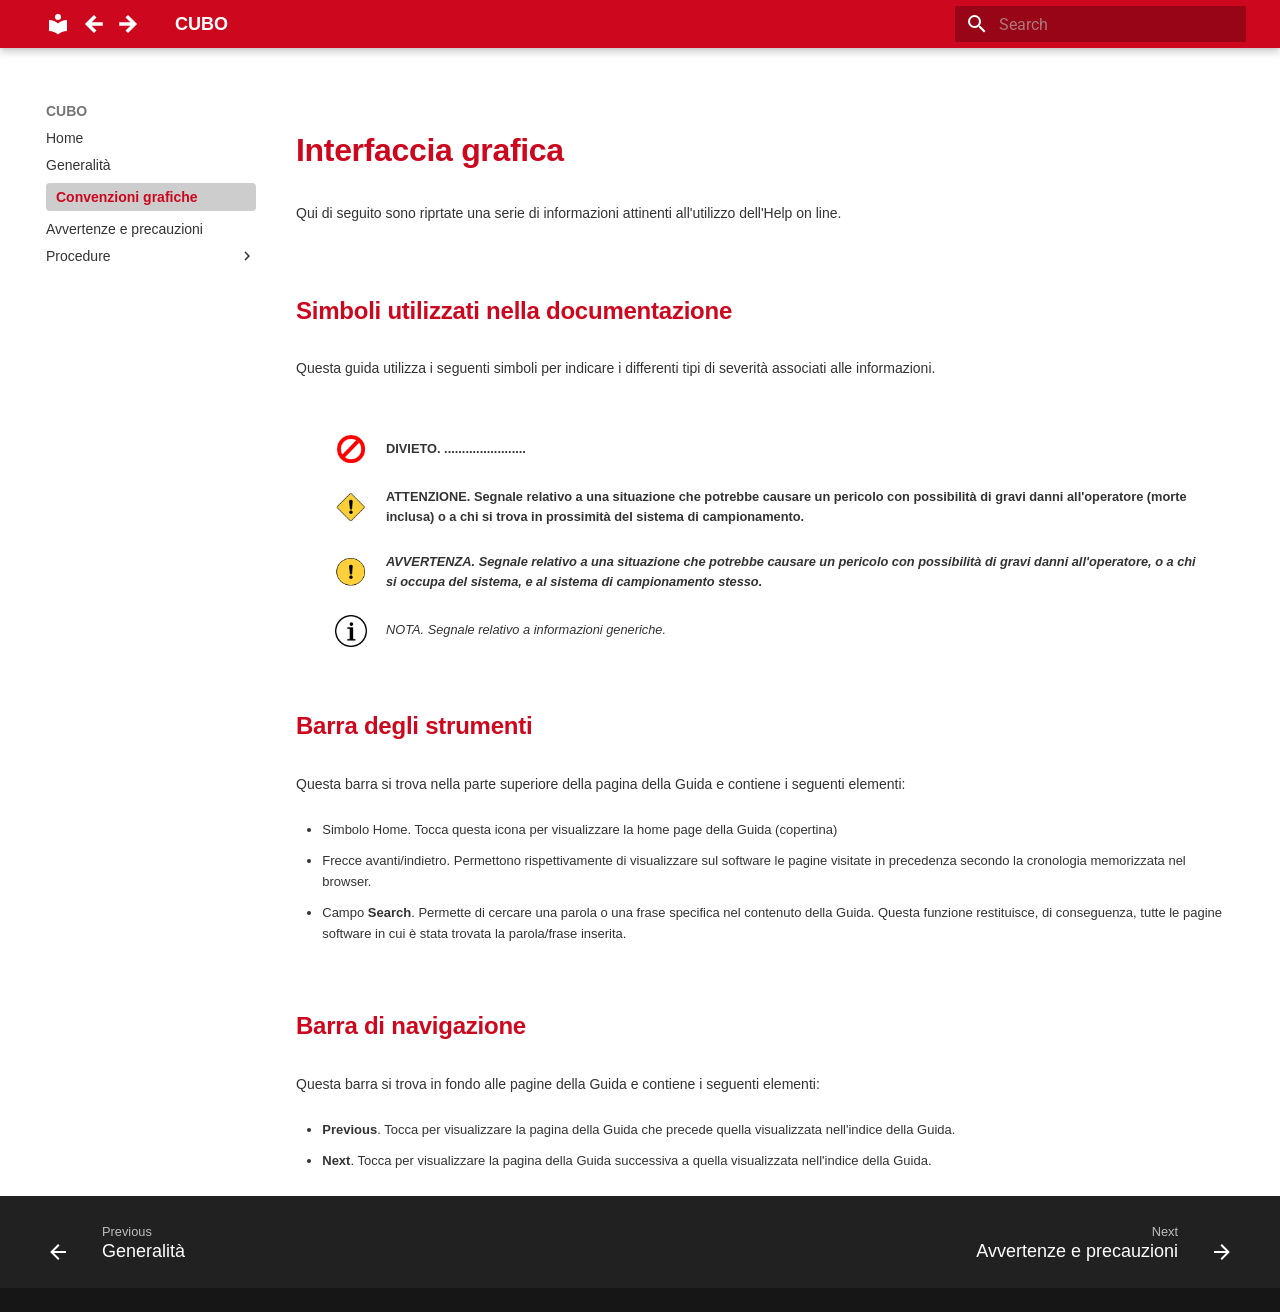
<file: symbols.html>
<!doctype html>
<html lang="en" class="no-js">
  <head>
    
      <meta charset="utf-8">
      <meta name="viewport" content="width=device-width,initial-scale=1">
      
      
      
      
        <link rel="prev" href="overview.html">
      
      
        <link rel="next" href="avvertenze.html">
      
      
        
      
      
      <link rel="icon" href="assets/images/favicon.png">
      <meta name="generator" content="mkdocs-1.6.1, mkdocs-material-9.7.6">
    
    
      
        <title>Convenzioni grafiche - CUBO</title>
      
    
    
      <link rel="stylesheet" href="assets/stylesheets/main.484c7ddc.min.css">
      
      


    
    
      
    
    
      
        
        
        <link rel="preconnect" href="https://fonts.gstatic.com" crossorigin>
        <link rel="stylesheet" href="https://fonts.googleapis.com/css?family=Roboto:300,300i,400,400i,700,700i%7CRoboto+Mono:400,400i,700,700i&display=fallback">
        <style>:root{--md-text-font:"Roboto";--md-code-font:"Roboto Mono"}</style>
      
    
    
      <link rel="stylesheet" href="style.css">
    
    <script>__md_scope=new URL(".",location),__md_hash=e=>[...e].reduce(((e,_)=>(e<<5)-e+_.charCodeAt(0)),0),__md_get=(e,_=localStorage,t=__md_scope)=>JSON.parse(_.getItem(t.pathname+"."+e)),__md_set=(e,_,t=localStorage,a=__md_scope)=>{try{t.setItem(a.pathname+"."+e,JSON.stringify(_))}catch(e){}}</script>
    
      

    
    
  </head>
  
  
    <body dir="ltr">
  
    
    <input class="md-toggle" data-md-toggle="drawer" type="checkbox" id="__drawer" autocomplete="off">
    <input class="md-toggle" data-md-toggle="search" type="checkbox" id="__search" autocomplete="off">
    <label class="md-overlay" for="__drawer"></label>
    <div data-md-component="skip">
      
    </div>
    <div data-md-component="announce">
      
    </div>
    
    
      

  

<header class="md-header md-header--shadow" data-md-component="header">
  <nav class="md-header__inner md-grid" aria-label="Header">
    <a href="index.html" title="CUBO" class="md-header__button md-logo" aria-label="CUBO" data-md-component="logo">
      
  
  <svg xmlns="http://www.w3.org/2000/svg" viewBox="0 0 24 24"><path d="M12 8a3 3 0 0 0 3-3 3 3 0 0 0-3-3 3 3 0 0 0-3 3 3 3 0 0 0 3 3m0 3.54C9.64 9.35 6.5 8 3 8v11c3.5 0 6.64 1.35 9 3.54 2.36-2.19 5.5-3.54 9-3.54V8c-3.5 0-6.64 1.35-9 3.54"/></svg>

    </a>
    <label class="md-header__button md-icon" for="__drawer">
      
      <svg xmlns="http://www.w3.org/2000/svg" viewBox="0 0 24 24"><path d="M3 6h18v2H3zm0 5h18v2H3zm0 5h18v2H3z"/></svg>
    </label>
    <div class="md-header__title" data-md-component="header-title">
      <div class="md-header__ellipsis">
        <div class="md-header__topic">
          <span class="md-ellipsis">
            CUBO
          </span>
        </div>
        <div class="md-header__topic" data-md-component="header-topic">
          <span class="md-ellipsis">
            
              Convenzioni grafiche
            
          </span>
        </div>
      </div>
    </div>
    
    
      <script>var palette=__md_get("__palette");if(palette&&palette.color){if("(prefers-color-scheme)"===palette.color.media){var media=matchMedia("(prefers-color-scheme: light)"),input=document.querySelector(media.matches?"[data-md-color-media='(prefers-color-scheme: light)']":"[data-md-color-media='(prefers-color-scheme: dark)']");palette.color.media=input.getAttribute("data-md-color-media"),palette.color.scheme=input.getAttribute("data-md-color-scheme"),palette.color.primary=input.getAttribute("data-md-color-primary"),palette.color.accent=input.getAttribute("data-md-color-accent")}for(var[key,value]of Object.entries(palette.color))document.body.setAttribute("data-md-color-"+key,value)}</script>
    
    
    
      
      
        <label class="md-header__button md-icon" for="__search">
          
          <svg xmlns="http://www.w3.org/2000/svg" viewBox="0 0 24 24"><path d="M9.5 3A6.5 6.5 0 0 1 16 9.5c0 1.61-.59 3.09-1.56 4.23l.27.27h.79l5 5-1.5 1.5-5-5v-.79l-.27-.27A6.52 6.52 0 0 1 9.5 16 6.5 6.5 0 0 1 3 9.5 6.5 6.5 0 0 1 9.5 3m0 2C7 5 5 7 5 9.5S7 14 9.5 14 14 12 14 9.5 12 5 9.5 5"/></svg>
        </label>
        <div class="md-search" data-md-component="search" role="dialog">
  <label class="md-search__overlay" for="__search"></label>
  <div class="md-search__inner" role="search">
    <form class="md-search__form" name="search">
      <input type="text" class="md-search__input" name="query" aria-label="Search" placeholder="Search" autocapitalize="off" autocorrect="off" autocomplete="off" spellcheck="false" data-md-component="search-query" required>
      <label class="md-search__icon md-icon" for="__search">
        
        <svg xmlns="http://www.w3.org/2000/svg" viewBox="0 0 24 24"><path d="M9.5 3A6.5 6.5 0 0 1 16 9.5c0 1.61-.59 3.09-1.56 4.23l.27.27h.79l5 5-1.5 1.5-5-5v-.79l-.27-.27A6.52 6.52 0 0 1 9.5 16 6.5 6.5 0 0 1 3 9.5 6.5 6.5 0 0 1 9.5 3m0 2C7 5 5 7 5 9.5S7 14 9.5 14 14 12 14 9.5 12 5 9.5 5"/></svg>
        
        <svg xmlns="http://www.w3.org/2000/svg" viewBox="0 0 24 24"><path d="M20 11v2H8l5.5 5.5-1.42 1.42L4.16 12l7.92-7.92L13.5 5.5 8 11z"/></svg>
      </label>
      <nav class="md-search__options" aria-label="Search">
        
        <button type="reset" class="md-search__icon md-icon" title="Clear" aria-label="Clear" tabindex="-1">
          
          <svg xmlns="http://www.w3.org/2000/svg" viewBox="0 0 24 24"><path d="M19 6.41 17.59 5 12 10.59 6.41 5 5 6.41 10.59 12 5 17.59 6.41 19 12 13.41 17.59 19 19 17.59 13.41 12z"/></svg>
        </button>
      </nav>
      
    </form>
    <div class="md-search__output">
      <div class="md-search__scrollwrap" tabindex="0" data-md-scrollfix>
        <div class="md-search-result" data-md-component="search-result">
          <div class="md-search-result__meta">
            Initializing search
          </div>
          <ol class="md-search-result__list" role="presentation"></ol>
        </div>
      </div>
    </div>
  </div>
</div>
      
    
    
  </nav>
  
</header>
    
    <div class="md-container" data-md-component="container">
      
      
        
          
        
      
      <main class="md-main" data-md-component="main">
        <div class="md-main__inner md-grid">
          
            
              
              <div class="md-sidebar md-sidebar--primary" data-md-component="sidebar" data-md-type="navigation" >
                <div class="md-sidebar__scrollwrap">
                  <div class="md-sidebar__inner">
                    



  

<nav class="md-nav md-nav--primary md-nav--integrated" aria-label="Navigation" data-md-level="0">
  <label class="md-nav__title" for="__drawer">
    <a href="index.html" title="CUBO" class="md-nav__button md-logo" aria-label="CUBO" data-md-component="logo">
      
  
  <svg xmlns="http://www.w3.org/2000/svg" viewBox="0 0 24 24"><path d="M12 8a3 3 0 0 0 3-3 3 3 0 0 0-3-3 3 3 0 0 0-3 3 3 3 0 0 0 3 3m0 3.54C9.64 9.35 6.5 8 3 8v11c3.5 0 6.64 1.35 9 3.54 2.36-2.19 5.5-3.54 9-3.54V8c-3.5 0-6.64 1.35-9 3.54"/></svg>

    </a>
    CUBO
  </label>
  
  <ul class="md-nav__list" data-md-scrollfix>
    
      
      
  
  
  
  
    <li class="md-nav__item">
      <a href="index.html" class="md-nav__link">
        
  
  
  <span class="md-ellipsis">
    
  
    Home
  

    
  </span>
  
  

      </a>
    </li>
  

    
      
      
  
  
  
  
    <li class="md-nav__item">
      <a href="overview.html" class="md-nav__link">
        
  
  
  <span class="md-ellipsis">
    
  
    Generalità
  

    
  </span>
  
  

      </a>
    </li>
  

    
      
      
  
  
    
  
  
  
    <li class="md-nav__item md-nav__item--active">
      
      <input class="md-nav__toggle md-toggle" type="checkbox" id="__toc">
      
      
      
      <a href="symbols.html" class="md-nav__link md-nav__link--active">
        
  
  
  <span class="md-ellipsis">
    
  
    Convenzioni grafiche
  

    
  </span>
  
  

      </a>
      
    </li>
  

    
      
      
  
  
  
  
    <li class="md-nav__item">
      <a href="avvertenze.html" class="md-nav__link">
        
  
  
  <span class="md-ellipsis">
    
  
    Avvertenze e precauzioni
  

    
  </span>
  
  

      </a>
    </li>
  

    
      
      
  
  
  
  
    
    
      
        
      
        
      
    
    
    
    
    <li class="md-nav__item md-nav__item--nested">
      
        
        
        <input class="md-nav__toggle md-toggle " type="checkbox" id="__nav_5" >
        
          
          <label class="md-nav__link" for="__nav_5" id="__nav_5_label" tabindex="0">
            
  
  
  <span class="md-ellipsis">
    
  
    Procedure
  

    
  </span>
  
  

            <span class="md-nav__icon md-icon"></span>
          </label>
        
        <nav class="md-nav" data-md-level="1" aria-labelledby="__nav_5_label" aria-expanded="false">
          <label class="md-nav__title" for="__nav_5">
            <span class="md-nav__icon md-icon"></span>
            
  
    Procedure
  

          </label>
          <ul class="md-nav__list" data-md-scrollfix>
            
              
                
  
  
  
  
    
    
      
        
      
        
      
    
    
    
    
    <li class="md-nav__item md-nav__item--nested">
      
        
        
        <input class="md-nav__toggle md-toggle " type="checkbox" id="__nav_5_1" >
        
          
          <label class="md-nav__link" for="__nav_5_1" id="__nav_5_1_label" tabindex="0">
            
  
  
  <span class="md-ellipsis">
    
  
    Motore asse verticale
  

    
  </span>
  
  

            <span class="md-nav__icon md-icon"></span>
          </label>
        
        <nav class="md-nav" data-md-level="2" aria-labelledby="__nav_5_1_label" aria-expanded="false">
          <label class="md-nav__title" for="__nav_5_1">
            <span class="md-nav__icon md-icon"></span>
            
  
    Motore asse verticale
  

          </label>
          <ul class="md-nav__list" data-md-scrollfix>
            
              
                
  
  
  
  
    <li class="md-nav__item">
      <a href="Motore%20asse%20verticale/smontaggio.html" class="md-nav__link">
        
  
  
  <span class="md-ellipsis">
    
  
    Smontaggio
  

    
  </span>
  
  

      </a>
    </li>
  

              
            
              
                
  
  
  
  
    <li class="md-nav__item">
      <a href="Motore%20asse%20verticale/montaggio.html" class="md-nav__link">
        
  
  
  <span class="md-ellipsis">
    
  
    Montaggio
  

    
  </span>
  
  

      </a>
    </li>
  

              
            
          </ul>
        </nav>
      
    </li>
  

              
            
              
                
  
  
  
  
    
    
      
        
      
        
      
        
      
    
    
    
    
    <li class="md-nav__item md-nav__item--nested">
      
        
        
        <input class="md-nav__toggle md-toggle " type="checkbox" id="__nav_5_2" >
        
          
          <label class="md-nav__link" for="__nav_5_2" id="__nav_5_2_label" tabindex="0">
            
  
  
  <span class="md-ellipsis">
    
  
    Cinghie carrello 3
  

    
  </span>
  
  

            <span class="md-nav__icon md-icon"></span>
          </label>
        
        <nav class="md-nav" data-md-level="2" aria-labelledby="__nav_5_2_label" aria-expanded="false">
          <label class="md-nav__title" for="__nav_5_2">
            <span class="md-nav__icon md-icon"></span>
            
  
    Cinghie carrello 3
  

          </label>
          <ul class="md-nav__list" data-md-scrollfix>
            
              
                
  
  
  
  
    <li class="md-nav__item">
      <a href="Cinghie%20carrello%203/descrizione.html" class="md-nav__link">
        
  
  
  <span class="md-ellipsis">
    
  
    Descrizione
  

    
  </span>
  
  

      </a>
    </li>
  

              
            
              
                
  
  
  
  
    <li class="md-nav__item">
      <a href="Cinghie%20carrello%203/smontaggio.html" class="md-nav__link">
        
  
  
  <span class="md-ellipsis">
    
  
    Smontaggio
  

    
  </span>
  
  

      </a>
    </li>
  

              
            
              
                
  
  
  
  
    <li class="md-nav__item">
      <a href="Cinghie%20carrello%203/montaggio.html" class="md-nav__link">
        
  
  
  <span class="md-ellipsis">
    
  
    Montaggio
  

    
  </span>
  
  

      </a>
    </li>
  

              
            
          </ul>
        </nav>
      
    </li>
  

              
            
          </ul>
        </nav>
      
    </li>
  

    
  </ul>
</nav>
                  </div>
                </div>
              </div>
            
            
          
          
            <div class="md-content" data-md-component="content">
              
              <article class="md-content__inner md-typeset">
                
                  



<!DOCTYPE html>
<html>
<head>
    <link rel="stylesheet" href="../style.css">
</head>
<body>

<h1>Interfaccia grafica</h1>

<p>Qui di seguito sono riprtate una serie di informazioni attinenti all'utilizzo dell'Help on line.</p>
<br>

<h2>Simboli utilizzati nella documentazione</h2>

<p>Questa guida utilizza i seguenti simboli per indicare i differenti tipi di severità associati alle informazioni.</p>



<div class="table-container note-container">
    <table>
        <tbody>
            <tr>
                <td>
                    <img src="./images/divieto.png" alt="Icona" style="width: 40px; height: 40px;">
                </td>
                <td><b>DIVIETO. .......................</b></td>
            </tr>
            <tr>
                <td>
                    <img src="./images/attenzione.png" alt="Icona" style="width: 40px; height: 40px;">
                </td>
                <td><b>ATTENZIONE. Segnale relativo a una situazione che potrebbe causare un pericolo con possibilità di gravi danni all'operatore (morte inclusa) o a chi si trova in prossimità del sistema di campionamento.</b></td>
            </tr>
            <tr>
                <td>
                    <img src="./images/avvertenza.png" alt="Icona" style="width: 40px; height: 40px;">
                </td>
                <td><i><b>AVVERTENZA. Segnale relativo a una situazione che potrebbe causare un pericolo con possibilità di gravi danni all'operatore, o a chi si occupa del sistema, e al sistema di campionamento stesso.</b></i></td>
            </tr>
            <tr>
                <td>
                    <img src="./images/informazione.png" alt="Icona" style="width: 40px; height: 40px;">
                </td>
                <td><i>NOTA. Segnale relativo a informazioni generiche.</i></td>
            </tr>
        </tbody>
    </table>
</div>


<h2>Barra degli strumenti</h2>

<p>Questa barra si trova nella parte superiore della pagina della Guida e contiene i seguenti elementi:</p>
<ul>
    <li>Simbolo Home. Tocca questa icona per visualizzare la home page della Guida (copertina)</li>
    <li>Frecce avanti/indietro. Permettono rispettivamente di visualizzare sul software le pagine visitate in precedenza secondo la cronologia memorizzata nel browser.</li>
    <li>Campo <b>Search</b>. Permette di cercare una parola o una frase specifica nel contenuto della Guida. Questa funzione restituisce, di conseguenza, tutte le pagine software in cui è stata trovata la parola/frase inserita.</li>
</ul>

<br>

<h2>Barra di navigazione</h2>

<p>Questa barra si trova in fondo alle pagine della Guida e contiene i seguenti elementi:</p>
<ul>
    <li><b>Previous</b>. Tocca per visualizzare la pagina della Guida che precede quella visualizzata nell'indice della Guida.</li>
    <li><b>Next</b>. Tocca per visualizzare la pagina della Guida successiva a quella visualizzata nell'indice della Guida.</li>
</ul>












                
              </article>
            </div>
          
          
<script>var target=document.getElementById(location.hash.slice(1));target&&target.name&&(target.checked=target.name.startsWith("__tabbed_"))</script>
        </div>
        
      </main>
      
        <footer class="md-footer">
  
    
      
      <nav class="md-footer__inner md-grid" aria-label="Footer" >
        
          
          <a href="overview.html" class="md-footer__link md-footer__link--prev" aria-label="Previous: Generalità">
            <div class="md-footer__button md-icon">
              
              <svg xmlns="http://www.w3.org/2000/svg" viewBox="0 0 24 24"><path d="M20 11v2H8l5.5 5.5-1.42 1.42L4.16 12l7.92-7.92L13.5 5.5 8 11z"/></svg>
            </div>
            <div class="md-footer__title">
              <span class="md-footer__direction">
                Previous
              </span>
              <div class="md-ellipsis">
                Generalità
              </div>
            </div>
          </a>
        
        
          
          <a href="avvertenze.html" class="md-footer__link md-footer__link--next" aria-label="Next: Avvertenze e precauzioni">
            <div class="md-footer__title">
              <span class="md-footer__direction">
                Next
              </span>
              <div class="md-ellipsis">
                Avvertenze e precauzioni
              </div>
            </div>
            <div class="md-footer__button md-icon">
              
              <svg xmlns="http://www.w3.org/2000/svg" viewBox="0 0 24 24"><path d="M4 11v2h12l-5.5 5.5 1.42 1.42L19.84 12l-7.92-7.92L10.5 5.5 16 11z"/></svg>
            </div>
          </a>
        
      </nav>
    
  
  <div class="md-footer-meta md-typeset">
    <div class="md-footer-meta__inner md-grid">
      <div class="md-copyright">
  
  
</div>
      
    </div>
  </div>
</footer>
      
    </div>
    <div class="md-dialog" data-md-component="dialog">
      <div class="md-dialog__inner md-typeset"></div>
    </div>
    
    
    
      
      
      <script id="__config" type="application/json">{"annotate": null, "base": ".", "features": ["navigation.footer", "navigation.indexes", "toc.integrate"], "search": "assets/javascripts/workers/search.2c215733.min.js", "tags": null, "translations": {"clipboard.copied": "Copied to clipboard", "clipboard.copy": "Copy to clipboard", "search.result.more.one": "1 more on this page", "search.result.more.other": "# more on this page", "search.result.none": "No matching documents", "search.result.one": "1 matching document", "search.result.other": "# matching documents", "search.result.placeholder": "Type to start searching", "search.result.term.missing": "Missing", "select.version": "Select version"}, "version": null}</script>
    
    
      <script src="assets/javascripts/bundle.79ae519e.min.js"></script>
      
        <script src="https://jquery.com"></script>
      
        <script src="javascripts/nav_buttons.js"></script>
      
    
  </body>
</html>
</file>
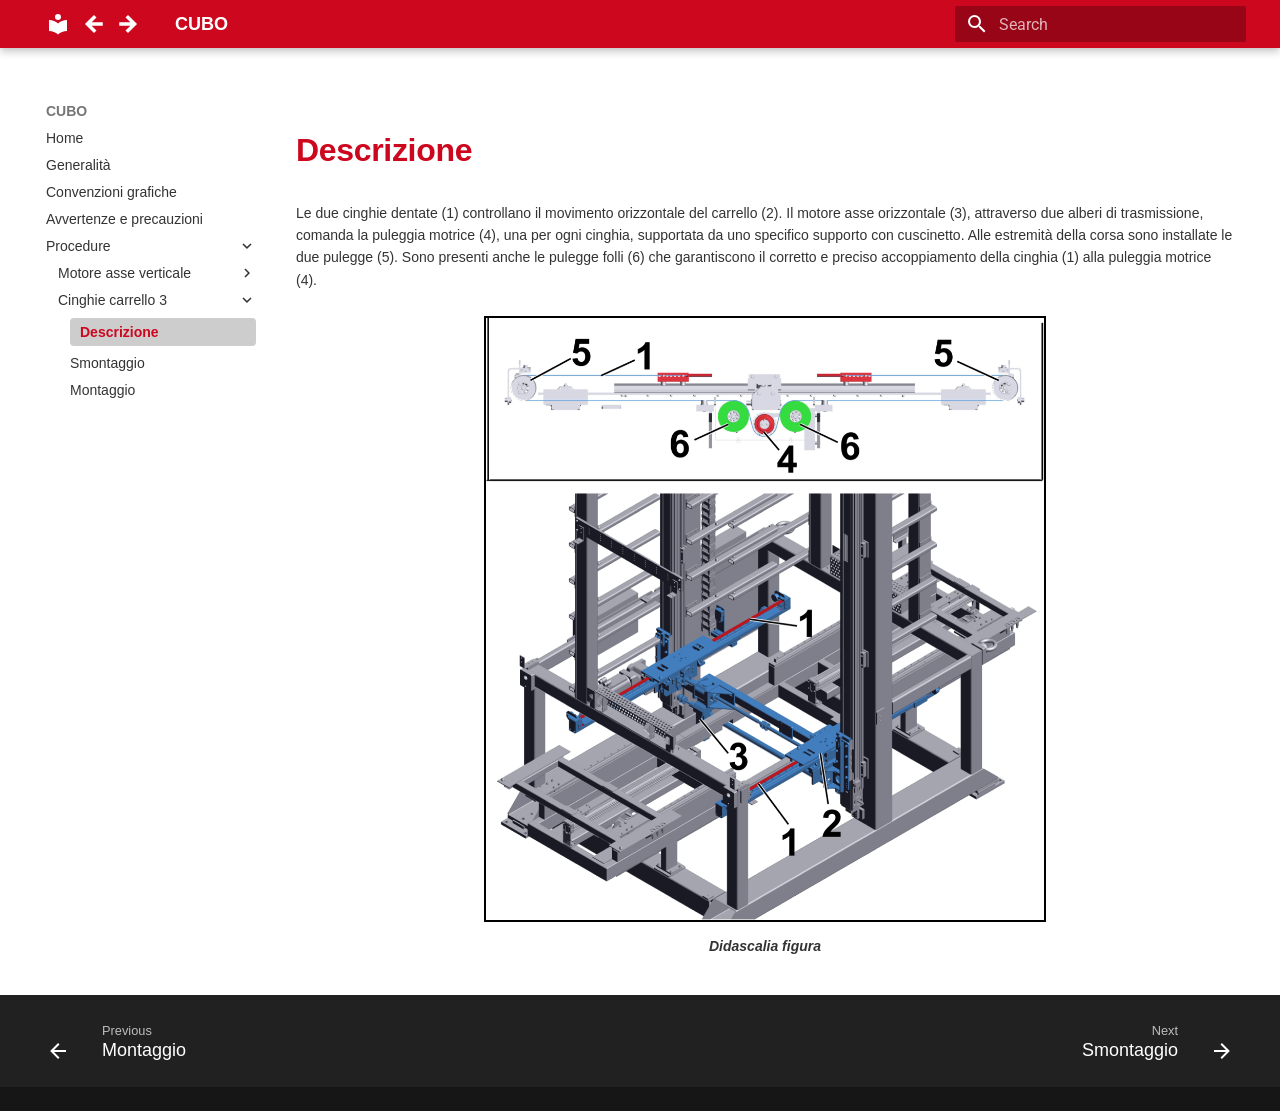
<file: Cinghie carrello 3/descrizione.html>
<!doctype html>
<html lang="en" class="no-js">
  <head>
    
      <meta charset="utf-8">
      <meta name="viewport" content="width=device-width,initial-scale=1">
      
      
      
      
        <link rel="prev" href="../Motore%20asse%20verticale/montaggio.html">
      
      
        <link rel="next" href="smontaggio.html">
      
      
        
      
      
      <link rel="icon" href="../assets/images/favicon.png">
      <meta name="generator" content="mkdocs-1.6.1, mkdocs-material-9.7.6">
    
    
      
        <title>Descrizione - CUBO</title>
      
    
    
      <link rel="stylesheet" href="../assets/stylesheets/main.484c7ddc.min.css">
      
      


    
    
      
    
    
      
        
        
        <link rel="preconnect" href="https://fonts.gstatic.com" crossorigin>
        <link rel="stylesheet" href="https://fonts.googleapis.com/css?family=Roboto:300,300i,400,400i,700,700i%7CRoboto+Mono:400,400i,700,700i&display=fallback">
        <style>:root{--md-text-font:"Roboto";--md-code-font:"Roboto Mono"}</style>
      
    
    
      <link rel="stylesheet" href="../style.css">
    
    <script>__md_scope=new URL("..",location),__md_hash=e=>[...e].reduce(((e,_)=>(e<<5)-e+_.charCodeAt(0)),0),__md_get=(e,_=localStorage,t=__md_scope)=>JSON.parse(_.getItem(t.pathname+"."+e)),__md_set=(e,_,t=localStorage,a=__md_scope)=>{try{t.setItem(a.pathname+"."+e,JSON.stringify(_))}catch(e){}}</script>
    
      

    
    
  </head>
  
  
    <body dir="ltr">
  
    
    <input class="md-toggle" data-md-toggle="drawer" type="checkbox" id="__drawer" autocomplete="off">
    <input class="md-toggle" data-md-toggle="search" type="checkbox" id="__search" autocomplete="off">
    <label class="md-overlay" for="__drawer"></label>
    <div data-md-component="skip">
      
    </div>
    <div data-md-component="announce">
      
    </div>
    
    
      

  

<header class="md-header md-header--shadow" data-md-component="header">
  <nav class="md-header__inner md-grid" aria-label="Header">
    <a href="../index.html" title="CUBO" class="md-header__button md-logo" aria-label="CUBO" data-md-component="logo">
      
  
  <svg xmlns="http://www.w3.org/2000/svg" viewBox="0 0 24 24"><path d="M12 8a3 3 0 0 0 3-3 3 3 0 0 0-3-3 3 3 0 0 0-3 3 3 3 0 0 0 3 3m0 3.54C9.64 9.35 6.5 8 3 8v11c3.5 0 6.64 1.35 9 3.54 2.36-2.19 5.5-3.54 9-3.54V8c-3.5 0-6.64 1.35-9 3.54"/></svg>

    </a>
    <label class="md-header__button md-icon" for="__drawer">
      
      <svg xmlns="http://www.w3.org/2000/svg" viewBox="0 0 24 24"><path d="M3 6h18v2H3zm0 5h18v2H3zm0 5h18v2H3z"/></svg>
    </label>
    <div class="md-header__title" data-md-component="header-title">
      <div class="md-header__ellipsis">
        <div class="md-header__topic">
          <span class="md-ellipsis">
            CUBO
          </span>
        </div>
        <div class="md-header__topic" data-md-component="header-topic">
          <span class="md-ellipsis">
            
              Descrizione
            
          </span>
        </div>
      </div>
    </div>
    
    
      <script>var palette=__md_get("__palette");if(palette&&palette.color){if("(prefers-color-scheme)"===palette.color.media){var media=matchMedia("(prefers-color-scheme: light)"),input=document.querySelector(media.matches?"[data-md-color-media='(prefers-color-scheme: light)']":"[data-md-color-media='(prefers-color-scheme: dark)']");palette.color.media=input.getAttribute("data-md-color-media"),palette.color.scheme=input.getAttribute("data-md-color-scheme"),palette.color.primary=input.getAttribute("data-md-color-primary"),palette.color.accent=input.getAttribute("data-md-color-accent")}for(var[key,value]of Object.entries(palette.color))document.body.setAttribute("data-md-color-"+key,value)}</script>
    
    
    
      
      
        <label class="md-header__button md-icon" for="__search">
          
          <svg xmlns="http://www.w3.org/2000/svg" viewBox="0 0 24 24"><path d="M9.5 3A6.5 6.5 0 0 1 16 9.5c0 1.61-.59 3.09-1.56 4.23l.27.27h.79l5 5-1.5 1.5-5-5v-.79l-.27-.27A6.52 6.52 0 0 1 9.5 16 6.5 6.5 0 0 1 3 9.5 6.5 6.5 0 0 1 9.5 3m0 2C7 5 5 7 5 9.5S7 14 9.5 14 14 12 14 9.5 12 5 9.5 5"/></svg>
        </label>
        <div class="md-search" data-md-component="search" role="dialog">
  <label class="md-search__overlay" for="__search"></label>
  <div class="md-search__inner" role="search">
    <form class="md-search__form" name="search">
      <input type="text" class="md-search__input" name="query" aria-label="Search" placeholder="Search" autocapitalize="off" autocorrect="off" autocomplete="off" spellcheck="false" data-md-component="search-query" required>
      <label class="md-search__icon md-icon" for="__search">
        
        <svg xmlns="http://www.w3.org/2000/svg" viewBox="0 0 24 24"><path d="M9.5 3A6.5 6.5 0 0 1 16 9.5c0 1.61-.59 3.09-1.56 4.23l.27.27h.79l5 5-1.5 1.5-5-5v-.79l-.27-.27A6.52 6.52 0 0 1 9.5 16 6.5 6.5 0 0 1 3 9.5 6.5 6.5 0 0 1 9.5 3m0 2C7 5 5 7 5 9.5S7 14 9.5 14 14 12 14 9.5 12 5 9.5 5"/></svg>
        
        <svg xmlns="http://www.w3.org/2000/svg" viewBox="0 0 24 24"><path d="M20 11v2H8l5.5 5.5-1.42 1.42L4.16 12l7.92-7.92L13.5 5.5 8 11z"/></svg>
      </label>
      <nav class="md-search__options" aria-label="Search">
        
        <button type="reset" class="md-search__icon md-icon" title="Clear" aria-label="Clear" tabindex="-1">
          
          <svg xmlns="http://www.w3.org/2000/svg" viewBox="0 0 24 24"><path d="M19 6.41 17.59 5 12 10.59 6.41 5 5 6.41 10.59 12 5 17.59 6.41 19 12 13.41 17.59 19 19 17.59 13.41 12z"/></svg>
        </button>
      </nav>
      
    </form>
    <div class="md-search__output">
      <div class="md-search__scrollwrap" tabindex="0" data-md-scrollfix>
        <div class="md-search-result" data-md-component="search-result">
          <div class="md-search-result__meta">
            Initializing search
          </div>
          <ol class="md-search-result__list" role="presentation"></ol>
        </div>
      </div>
    </div>
  </div>
</div>
      
    
    
  </nav>
  
</header>
    
    <div class="md-container" data-md-component="container">
      
      
        
          
        
      
      <main class="md-main" data-md-component="main">
        <div class="md-main__inner md-grid">
          
            
              
              <div class="md-sidebar md-sidebar--primary" data-md-component="sidebar" data-md-type="navigation" >
                <div class="md-sidebar__scrollwrap">
                  <div class="md-sidebar__inner">
                    



  

<nav class="md-nav md-nav--primary md-nav--integrated" aria-label="Navigation" data-md-level="0">
  <label class="md-nav__title" for="__drawer">
    <a href="../index.html" title="CUBO" class="md-nav__button md-logo" aria-label="CUBO" data-md-component="logo">
      
  
  <svg xmlns="http://www.w3.org/2000/svg" viewBox="0 0 24 24"><path d="M12 8a3 3 0 0 0 3-3 3 3 0 0 0-3-3 3 3 0 0 0-3 3 3 3 0 0 0 3 3m0 3.54C9.64 9.35 6.5 8 3 8v11c3.5 0 6.64 1.35 9 3.54 2.36-2.19 5.5-3.54 9-3.54V8c-3.5 0-6.64 1.35-9 3.54"/></svg>

    </a>
    CUBO
  </label>
  
  <ul class="md-nav__list" data-md-scrollfix>
    
      
      
  
  
  
  
    <li class="md-nav__item">
      <a href="../index.html" class="md-nav__link">
        
  
  
  <span class="md-ellipsis">
    
  
    Home
  

    
  </span>
  
  

      </a>
    </li>
  

    
      
      
  
  
  
  
    <li class="md-nav__item">
      <a href="../overview.html" class="md-nav__link">
        
  
  
  <span class="md-ellipsis">
    
  
    Generalità
  

    
  </span>
  
  

      </a>
    </li>
  

    
      
      
  
  
  
  
    <li class="md-nav__item">
      <a href="../symbols.html" class="md-nav__link">
        
  
  
  <span class="md-ellipsis">
    
  
    Convenzioni grafiche
  

    
  </span>
  
  

      </a>
    </li>
  

    
      
      
  
  
  
  
    <li class="md-nav__item">
      <a href="../avvertenze.html" class="md-nav__link">
        
  
  
  <span class="md-ellipsis">
    
  
    Avvertenze e precauzioni
  

    
  </span>
  
  

      </a>
    </li>
  

    
      
      
  
  
    
  
  
  
    
    
      
        
      
        
      
    
    
    
    
    <li class="md-nav__item md-nav__item--active md-nav__item--nested">
      
        
        
        <input class="md-nav__toggle md-toggle " type="checkbox" id="__nav_5" checked>
        
          
          <label class="md-nav__link" for="__nav_5" id="__nav_5_label" tabindex="0">
            
  
  
  <span class="md-ellipsis">
    
  
    Procedure
  

    
  </span>
  
  

            <span class="md-nav__icon md-icon"></span>
          </label>
        
        <nav class="md-nav" data-md-level="1" aria-labelledby="__nav_5_label" aria-expanded="true">
          <label class="md-nav__title" for="__nav_5">
            <span class="md-nav__icon md-icon"></span>
            
  
    Procedure
  

          </label>
          <ul class="md-nav__list" data-md-scrollfix>
            
              
                
  
  
  
  
    
    
      
        
      
        
      
    
    
    
    
    <li class="md-nav__item md-nav__item--nested">
      
        
        
        <input class="md-nav__toggle md-toggle " type="checkbox" id="__nav_5_1" >
        
          
          <label class="md-nav__link" for="__nav_5_1" id="__nav_5_1_label" tabindex="0">
            
  
  
  <span class="md-ellipsis">
    
  
    Motore asse verticale
  

    
  </span>
  
  

            <span class="md-nav__icon md-icon"></span>
          </label>
        
        <nav class="md-nav" data-md-level="2" aria-labelledby="__nav_5_1_label" aria-expanded="false">
          <label class="md-nav__title" for="__nav_5_1">
            <span class="md-nav__icon md-icon"></span>
            
  
    Motore asse verticale
  

          </label>
          <ul class="md-nav__list" data-md-scrollfix>
            
              
                
  
  
  
  
    <li class="md-nav__item">
      <a href="../Motore%20asse%20verticale/smontaggio.html" class="md-nav__link">
        
  
  
  <span class="md-ellipsis">
    
  
    Smontaggio
  

    
  </span>
  
  

      </a>
    </li>
  

              
            
              
                
  
  
  
  
    <li class="md-nav__item">
      <a href="../Motore%20asse%20verticale/montaggio.html" class="md-nav__link">
        
  
  
  <span class="md-ellipsis">
    
  
    Montaggio
  

    
  </span>
  
  

      </a>
    </li>
  

              
            
          </ul>
        </nav>
      
    </li>
  

              
            
              
                
  
  
    
  
  
  
    
    
      
        
      
        
      
        
      
    
    
    
    
    <li class="md-nav__item md-nav__item--active md-nav__item--nested">
      
        
        
        <input class="md-nav__toggle md-toggle " type="checkbox" id="__nav_5_2" checked>
        
          
          <label class="md-nav__link" for="__nav_5_2" id="__nav_5_2_label" tabindex="0">
            
  
  
  <span class="md-ellipsis">
    
  
    Cinghie carrello 3
  

    
  </span>
  
  

            <span class="md-nav__icon md-icon"></span>
          </label>
        
        <nav class="md-nav" data-md-level="2" aria-labelledby="__nav_5_2_label" aria-expanded="true">
          <label class="md-nav__title" for="__nav_5_2">
            <span class="md-nav__icon md-icon"></span>
            
  
    Cinghie carrello 3
  

          </label>
          <ul class="md-nav__list" data-md-scrollfix>
            
              
                
  
  
    
  
  
  
    <li class="md-nav__item md-nav__item--active">
      
      <input class="md-nav__toggle md-toggle" type="checkbox" id="__toc">
      
      
      
      <a href="descrizione.html" class="md-nav__link md-nav__link--active">
        
  
  
  <span class="md-ellipsis">
    
  
    Descrizione
  

    
  </span>
  
  

      </a>
      
    </li>
  

              
            
              
                
  
  
  
  
    <li class="md-nav__item">
      <a href="smontaggio.html" class="md-nav__link">
        
  
  
  <span class="md-ellipsis">
    
  
    Smontaggio
  

    
  </span>
  
  

      </a>
    </li>
  

              
            
              
                
  
  
  
  
    <li class="md-nav__item">
      <a href="montaggio.html" class="md-nav__link">
        
  
  
  <span class="md-ellipsis">
    
  
    Montaggio
  

    
  </span>
  
  

      </a>
    </li>
  

              
            
          </ul>
        </nav>
      
    </li>
  

              
            
          </ul>
        </nav>
      
    </li>
  

    
  </ul>
</nav>
                  </div>
                </div>
              </div>
            
            
          
          
            <div class="md-content" data-md-component="content">
              
              <article class="md-content__inner md-typeset">
                
                  



<!DOCTYPE html>
<html>
<head>
    <link rel="stylesheet" href="../style.css">
</head>
<body>


<h1>Descrizione</h1>

<p>Le due cinghie dentate (1) controllano il movimento orizzontale del carrello (2).
Il motore asse orizzontale (3), attraverso due alberi di trasmissione, comanda la puleggia motrice (4), una per ogni cinghia, supportata da uno specifico supporto con cuscinetto.
Alle estremità della corsa sono installate le due pulegge (5).
Sono presenti anche le pulegge folli (6) che garantiscono il corretto e preciso accoppiamento della cinghia (1) alla puleggia motrice (4).
</p>

<figure>
    <img src="../images/1b.png" alt="Descrizione immagine">
    <figcaption>Didascalia figura</figcaption>
</figure>












                
              </article>
            </div>
          
          
<script>var target=document.getElementById(location.hash.slice(1));target&&target.name&&(target.checked=target.name.startsWith("__tabbed_"))</script>
        </div>
        
      </main>
      
        <footer class="md-footer">
  
    
      
      <nav class="md-footer__inner md-grid" aria-label="Footer" >
        
          
          <a href="../Motore%20asse%20verticale/montaggio.html" class="md-footer__link md-footer__link--prev" aria-label="Previous: Montaggio">
            <div class="md-footer__button md-icon">
              
              <svg xmlns="http://www.w3.org/2000/svg" viewBox="0 0 24 24"><path d="M20 11v2H8l5.5 5.5-1.42 1.42L4.16 12l7.92-7.92L13.5 5.5 8 11z"/></svg>
            </div>
            <div class="md-footer__title">
              <span class="md-footer__direction">
                Previous
              </span>
              <div class="md-ellipsis">
                Montaggio
              </div>
            </div>
          </a>
        
        
          
          <a href="smontaggio.html" class="md-footer__link md-footer__link--next" aria-label="Next: Smontaggio">
            <div class="md-footer__title">
              <span class="md-footer__direction">
                Next
              </span>
              <div class="md-ellipsis">
                Smontaggio
              </div>
            </div>
            <div class="md-footer__button md-icon">
              
              <svg xmlns="http://www.w3.org/2000/svg" viewBox="0 0 24 24"><path d="M4 11v2h12l-5.5 5.5 1.42 1.42L19.84 12l-7.92-7.92L10.5 5.5 16 11z"/></svg>
            </div>
          </a>
        
      </nav>
    
  
  <div class="md-footer-meta md-typeset">
    <div class="md-footer-meta__inner md-grid">
      <div class="md-copyright">
  
  
</div>
      
    </div>
  </div>
</footer>
      
    </div>
    <div class="md-dialog" data-md-component="dialog">
      <div class="md-dialog__inner md-typeset"></div>
    </div>
    
    
    
      
      
      <script id="__config" type="application/json">{"annotate": null, "base": "..", "features": ["navigation.footer", "navigation.indexes", "toc.integrate"], "search": "../assets/javascripts/workers/search.2c215733.min.js", "tags": null, "translations": {"clipboard.copied": "Copied to clipboard", "clipboard.copy": "Copy to clipboard", "search.result.more.one": "1 more on this page", "search.result.more.other": "# more on this page", "search.result.none": "No matching documents", "search.result.one": "1 matching document", "search.result.other": "# matching documents", "search.result.placeholder": "Type to start searching", "search.result.term.missing": "Missing", "select.version": "Select version"}, "version": null}</script>
    
    
      <script src="../assets/javascripts/bundle.79ae519e.min.js"></script>
      
        <script src="https://jquery.com"></script>
      
        <script src="../javascripts/nav_buttons.js"></script>
      
    
  </body>
</html>
</file>
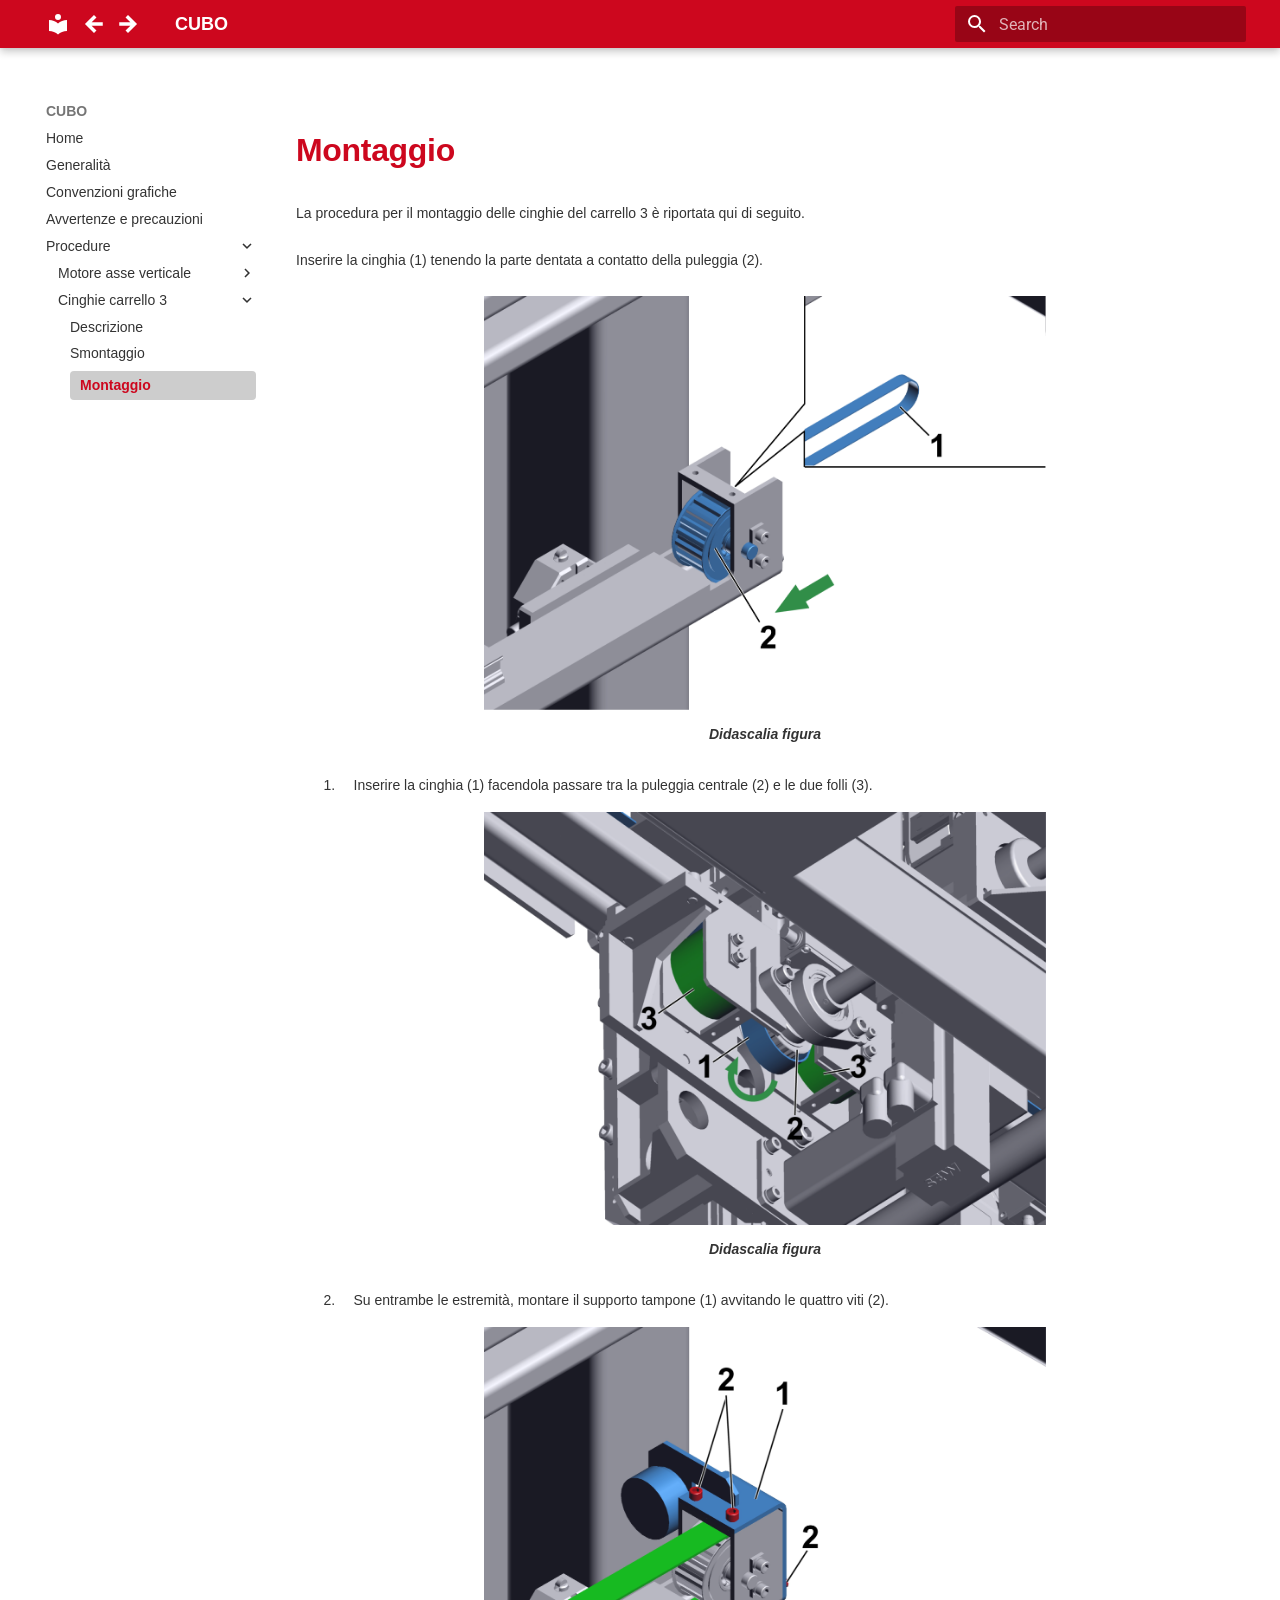
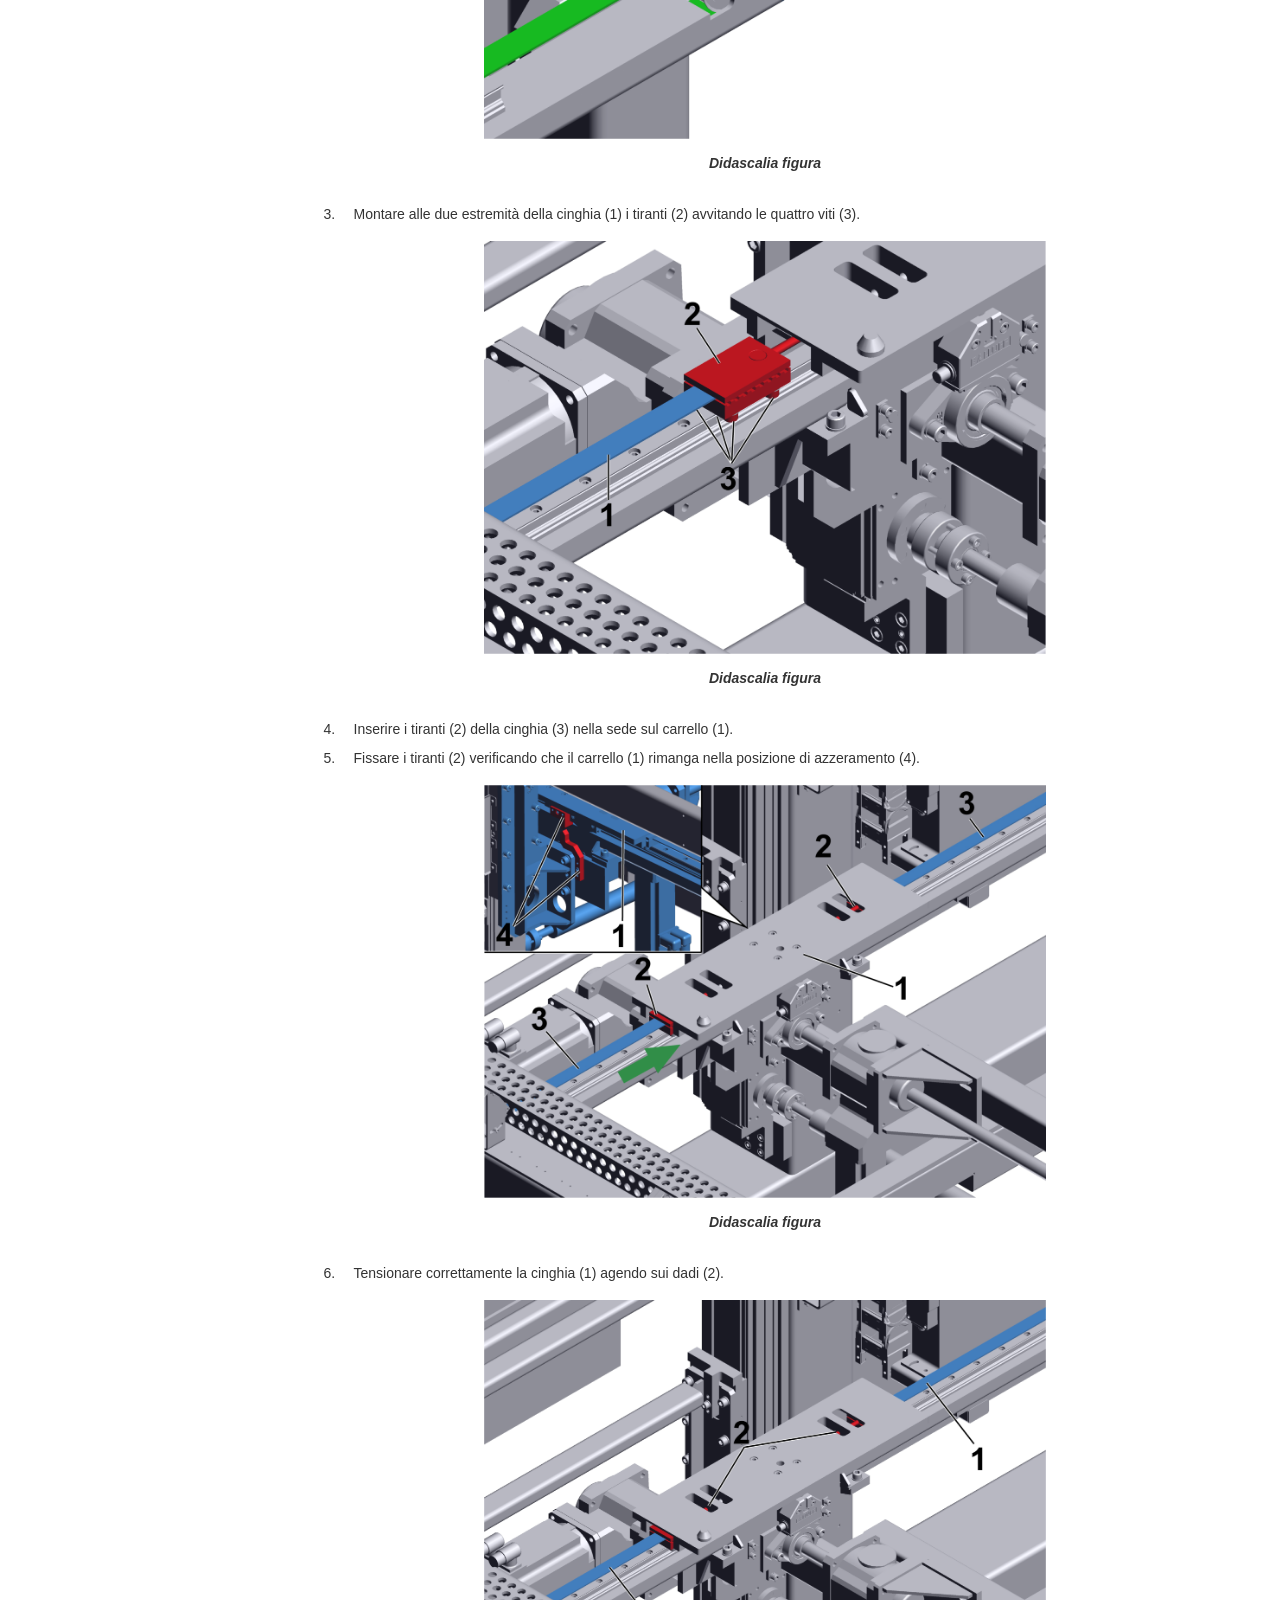
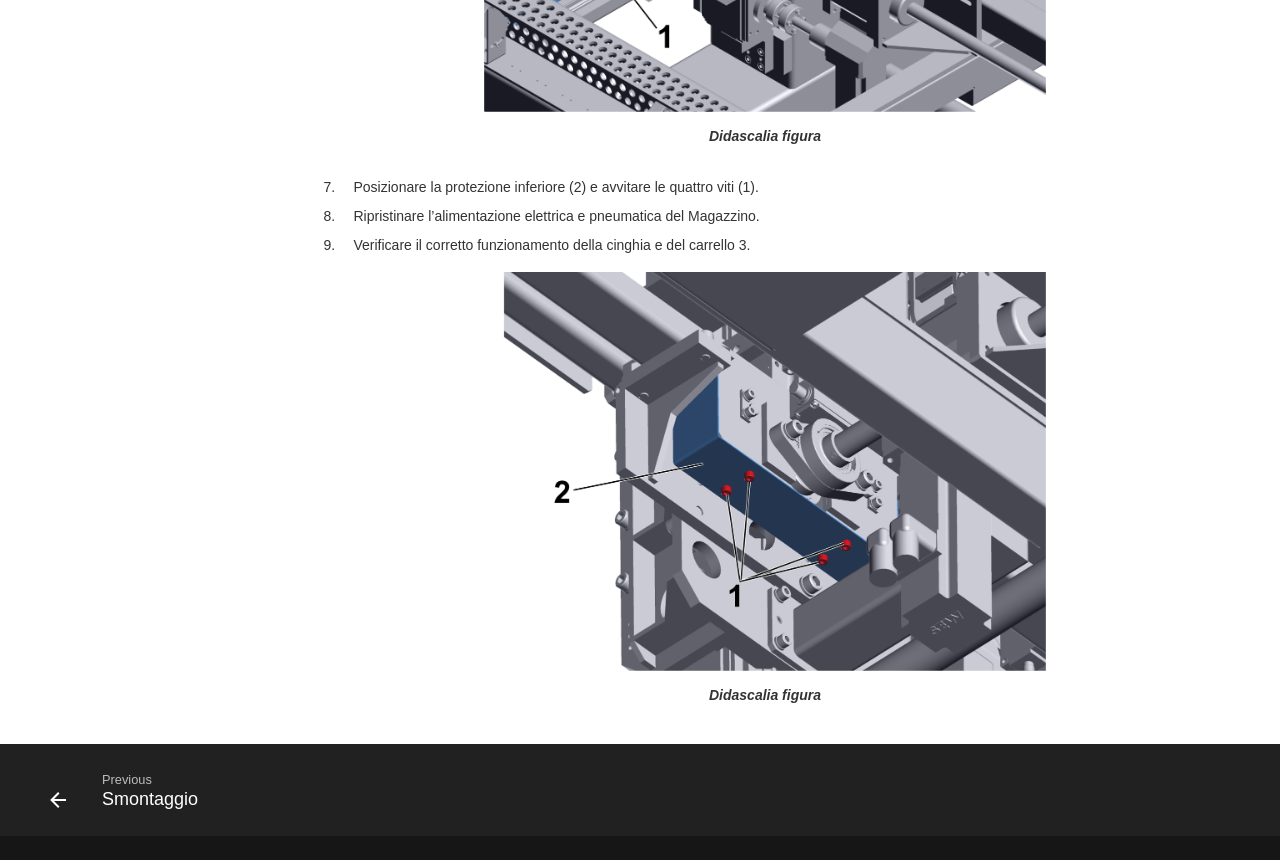
<file: Cinghie carrello 3/montaggio.html>
<!doctype html>
<html lang="en" class="no-js">
  <head>
    
      <meta charset="utf-8">
      <meta name="viewport" content="width=device-width,initial-scale=1">
      
      
      
      
        <link rel="prev" href="smontaggio.html">
      
      
      
        
      
      
      <link rel="icon" href="../assets/images/favicon.png">
      <meta name="generator" content="mkdocs-1.6.1, mkdocs-material-9.7.6">
    
    
      
        <title>Montaggio - CUBO</title>
      
    
    
      <link rel="stylesheet" href="../assets/stylesheets/main.484c7ddc.min.css">
      
      


    
    
      
    
    
      
        
        
        <link rel="preconnect" href="https://fonts.gstatic.com" crossorigin>
        <link rel="stylesheet" href="https://fonts.googleapis.com/css?family=Roboto:300,300i,400,400i,700,700i%7CRoboto+Mono:400,400i,700,700i&display=fallback">
        <style>:root{--md-text-font:"Roboto";--md-code-font:"Roboto Mono"}</style>
      
    
    
      <link rel="stylesheet" href="../style.css">
    
    <script>__md_scope=new URL("..",location),__md_hash=e=>[...e].reduce(((e,_)=>(e<<5)-e+_.charCodeAt(0)),0),__md_get=(e,_=localStorage,t=__md_scope)=>JSON.parse(_.getItem(t.pathname+"."+e)),__md_set=(e,_,t=localStorage,a=__md_scope)=>{try{t.setItem(a.pathname+"."+e,JSON.stringify(_))}catch(e){}}</script>
    
      

    
    
  </head>
  
  
    <body dir="ltr">
  
    
    <input class="md-toggle" data-md-toggle="drawer" type="checkbox" id="__drawer" autocomplete="off">
    <input class="md-toggle" data-md-toggle="search" type="checkbox" id="__search" autocomplete="off">
    <label class="md-overlay" for="__drawer"></label>
    <div data-md-component="skip">
      
    </div>
    <div data-md-component="announce">
      
    </div>
    
    
      

  

<header class="md-header md-header--shadow" data-md-component="header">
  <nav class="md-header__inner md-grid" aria-label="Header">
    <a href="../index.html" title="CUBO" class="md-header__button md-logo" aria-label="CUBO" data-md-component="logo">
      
  
  <svg xmlns="http://www.w3.org/2000/svg" viewBox="0 0 24 24"><path d="M12 8a3 3 0 0 0 3-3 3 3 0 0 0-3-3 3 3 0 0 0-3 3 3 3 0 0 0 3 3m0 3.54C9.64 9.35 6.5 8 3 8v11c3.5 0 6.64 1.35 9 3.54 2.36-2.19 5.5-3.54 9-3.54V8c-3.5 0-6.64 1.35-9 3.54"/></svg>

    </a>
    <label class="md-header__button md-icon" for="__drawer">
      
      <svg xmlns="http://www.w3.org/2000/svg" viewBox="0 0 24 24"><path d="M3 6h18v2H3zm0 5h18v2H3zm0 5h18v2H3z"/></svg>
    </label>
    <div class="md-header__title" data-md-component="header-title">
      <div class="md-header__ellipsis">
        <div class="md-header__topic">
          <span class="md-ellipsis">
            CUBO
          </span>
        </div>
        <div class="md-header__topic" data-md-component="header-topic">
          <span class="md-ellipsis">
            
              Montaggio
            
          </span>
        </div>
      </div>
    </div>
    
    
      <script>var palette=__md_get("__palette");if(palette&&palette.color){if("(prefers-color-scheme)"===palette.color.media){var media=matchMedia("(prefers-color-scheme: light)"),input=document.querySelector(media.matches?"[data-md-color-media='(prefers-color-scheme: light)']":"[data-md-color-media='(prefers-color-scheme: dark)']");palette.color.media=input.getAttribute("data-md-color-media"),palette.color.scheme=input.getAttribute("data-md-color-scheme"),palette.color.primary=input.getAttribute("data-md-color-primary"),palette.color.accent=input.getAttribute("data-md-color-accent")}for(var[key,value]of Object.entries(palette.color))document.body.setAttribute("data-md-color-"+key,value)}</script>
    
    
    
      
      
        <label class="md-header__button md-icon" for="__search">
          
          <svg xmlns="http://www.w3.org/2000/svg" viewBox="0 0 24 24"><path d="M9.5 3A6.5 6.5 0 0 1 16 9.5c0 1.61-.59 3.09-1.56 4.23l.27.27h.79l5 5-1.5 1.5-5-5v-.79l-.27-.27A6.52 6.52 0 0 1 9.5 16 6.5 6.5 0 0 1 3 9.5 6.5 6.5 0 0 1 9.5 3m0 2C7 5 5 7 5 9.5S7 14 9.5 14 14 12 14 9.5 12 5 9.5 5"/></svg>
        </label>
        <div class="md-search" data-md-component="search" role="dialog">
  <label class="md-search__overlay" for="__search"></label>
  <div class="md-search__inner" role="search">
    <form class="md-search__form" name="search">
      <input type="text" class="md-search__input" name="query" aria-label="Search" placeholder="Search" autocapitalize="off" autocorrect="off" autocomplete="off" spellcheck="false" data-md-component="search-query" required>
      <label class="md-search__icon md-icon" for="__search">
        
        <svg xmlns="http://www.w3.org/2000/svg" viewBox="0 0 24 24"><path d="M9.5 3A6.5 6.5 0 0 1 16 9.5c0 1.61-.59 3.09-1.56 4.23l.27.27h.79l5 5-1.5 1.5-5-5v-.79l-.27-.27A6.52 6.52 0 0 1 9.5 16 6.5 6.5 0 0 1 3 9.5 6.5 6.5 0 0 1 9.5 3m0 2C7 5 5 7 5 9.5S7 14 9.5 14 14 12 14 9.5 12 5 9.5 5"/></svg>
        
        <svg xmlns="http://www.w3.org/2000/svg" viewBox="0 0 24 24"><path d="M20 11v2H8l5.5 5.5-1.42 1.42L4.16 12l7.92-7.92L13.5 5.5 8 11z"/></svg>
      </label>
      <nav class="md-search__options" aria-label="Search">
        
        <button type="reset" class="md-search__icon md-icon" title="Clear" aria-label="Clear" tabindex="-1">
          
          <svg xmlns="http://www.w3.org/2000/svg" viewBox="0 0 24 24"><path d="M19 6.41 17.59 5 12 10.59 6.41 5 5 6.41 10.59 12 5 17.59 6.41 19 12 13.41 17.59 19 19 17.59 13.41 12z"/></svg>
        </button>
      </nav>
      
    </form>
    <div class="md-search__output">
      <div class="md-search__scrollwrap" tabindex="0" data-md-scrollfix>
        <div class="md-search-result" data-md-component="search-result">
          <div class="md-search-result__meta">
            Initializing search
          </div>
          <ol class="md-search-result__list" role="presentation"></ol>
        </div>
      </div>
    </div>
  </div>
</div>
      
    
    
  </nav>
  
</header>
    
    <div class="md-container" data-md-component="container">
      
      
        
          
        
      
      <main class="md-main" data-md-component="main">
        <div class="md-main__inner md-grid">
          
            
              
              <div class="md-sidebar md-sidebar--primary" data-md-component="sidebar" data-md-type="navigation" >
                <div class="md-sidebar__scrollwrap">
                  <div class="md-sidebar__inner">
                    



  

<nav class="md-nav md-nav--primary md-nav--integrated" aria-label="Navigation" data-md-level="0">
  <label class="md-nav__title" for="__drawer">
    <a href="../index.html" title="CUBO" class="md-nav__button md-logo" aria-label="CUBO" data-md-component="logo">
      
  
  <svg xmlns="http://www.w3.org/2000/svg" viewBox="0 0 24 24"><path d="M12 8a3 3 0 0 0 3-3 3 3 0 0 0-3-3 3 3 0 0 0-3 3 3 3 0 0 0 3 3m0 3.54C9.64 9.35 6.5 8 3 8v11c3.5 0 6.64 1.35 9 3.54 2.36-2.19 5.5-3.54 9-3.54V8c-3.5 0-6.64 1.35-9 3.54"/></svg>

    </a>
    CUBO
  </label>
  
  <ul class="md-nav__list" data-md-scrollfix>
    
      
      
  
  
  
  
    <li class="md-nav__item">
      <a href="../index.html" class="md-nav__link">
        
  
  
  <span class="md-ellipsis">
    
  
    Home
  

    
  </span>
  
  

      </a>
    </li>
  

    
      
      
  
  
  
  
    <li class="md-nav__item">
      <a href="../overview.html" class="md-nav__link">
        
  
  
  <span class="md-ellipsis">
    
  
    Generalità
  

    
  </span>
  
  

      </a>
    </li>
  

    
      
      
  
  
  
  
    <li class="md-nav__item">
      <a href="../symbols.html" class="md-nav__link">
        
  
  
  <span class="md-ellipsis">
    
  
    Convenzioni grafiche
  

    
  </span>
  
  

      </a>
    </li>
  

    
      
      
  
  
  
  
    <li class="md-nav__item">
      <a href="../avvertenze.html" class="md-nav__link">
        
  
  
  <span class="md-ellipsis">
    
  
    Avvertenze e precauzioni
  

    
  </span>
  
  

      </a>
    </li>
  

    
      
      
  
  
    
  
  
  
    
    
      
        
      
        
      
    
    
    
    
    <li class="md-nav__item md-nav__item--active md-nav__item--nested">
      
        
        
        <input class="md-nav__toggle md-toggle " type="checkbox" id="__nav_5" checked>
        
          
          <label class="md-nav__link" for="__nav_5" id="__nav_5_label" tabindex="0">
            
  
  
  <span class="md-ellipsis">
    
  
    Procedure
  

    
  </span>
  
  

            <span class="md-nav__icon md-icon"></span>
          </label>
        
        <nav class="md-nav" data-md-level="1" aria-labelledby="__nav_5_label" aria-expanded="true">
          <label class="md-nav__title" for="__nav_5">
            <span class="md-nav__icon md-icon"></span>
            
  
    Procedure
  

          </label>
          <ul class="md-nav__list" data-md-scrollfix>
            
              
                
  
  
  
  
    
    
      
        
      
        
      
    
    
    
    
    <li class="md-nav__item md-nav__item--nested">
      
        
        
        <input class="md-nav__toggle md-toggle " type="checkbox" id="__nav_5_1" >
        
          
          <label class="md-nav__link" for="__nav_5_1" id="__nav_5_1_label" tabindex="0">
            
  
  
  <span class="md-ellipsis">
    
  
    Motore asse verticale
  

    
  </span>
  
  

            <span class="md-nav__icon md-icon"></span>
          </label>
        
        <nav class="md-nav" data-md-level="2" aria-labelledby="__nav_5_1_label" aria-expanded="false">
          <label class="md-nav__title" for="__nav_5_1">
            <span class="md-nav__icon md-icon"></span>
            
  
    Motore asse verticale
  

          </label>
          <ul class="md-nav__list" data-md-scrollfix>
            
              
                
  
  
  
  
    <li class="md-nav__item">
      <a href="../Motore%20asse%20verticale/smontaggio.html" class="md-nav__link">
        
  
  
  <span class="md-ellipsis">
    
  
    Smontaggio
  

    
  </span>
  
  

      </a>
    </li>
  

              
            
              
                
  
  
  
  
    <li class="md-nav__item">
      <a href="../Motore%20asse%20verticale/montaggio.html" class="md-nav__link">
        
  
  
  <span class="md-ellipsis">
    
  
    Montaggio
  

    
  </span>
  
  

      </a>
    </li>
  

              
            
          </ul>
        </nav>
      
    </li>
  

              
            
              
                
  
  
    
  
  
  
    
    
      
        
      
        
      
        
      
    
    
    
    
    <li class="md-nav__item md-nav__item--active md-nav__item--nested">
      
        
        
        <input class="md-nav__toggle md-toggle " type="checkbox" id="__nav_5_2" checked>
        
          
          <label class="md-nav__link" for="__nav_5_2" id="__nav_5_2_label" tabindex="0">
            
  
  
  <span class="md-ellipsis">
    
  
    Cinghie carrello 3
  

    
  </span>
  
  

            <span class="md-nav__icon md-icon"></span>
          </label>
        
        <nav class="md-nav" data-md-level="2" aria-labelledby="__nav_5_2_label" aria-expanded="true">
          <label class="md-nav__title" for="__nav_5_2">
            <span class="md-nav__icon md-icon"></span>
            
  
    Cinghie carrello 3
  

          </label>
          <ul class="md-nav__list" data-md-scrollfix>
            
              
                
  
  
  
  
    <li class="md-nav__item">
      <a href="descrizione.html" class="md-nav__link">
        
  
  
  <span class="md-ellipsis">
    
  
    Descrizione
  

    
  </span>
  
  

      </a>
    </li>
  

              
            
              
                
  
  
  
  
    <li class="md-nav__item">
      <a href="smontaggio.html" class="md-nav__link">
        
  
  
  <span class="md-ellipsis">
    
  
    Smontaggio
  

    
  </span>
  
  

      </a>
    </li>
  

              
            
              
                
  
  
    
  
  
  
    <li class="md-nav__item md-nav__item--active">
      
      <input class="md-nav__toggle md-toggle" type="checkbox" id="__toc">
      
      
      
      <a href="montaggio.html" class="md-nav__link md-nav__link--active">
        
  
  
  <span class="md-ellipsis">
    
  
    Montaggio
  

    
  </span>
  
  

      </a>
      
    </li>
  

              
            
          </ul>
        </nav>
      
    </li>
  

              
            
          </ul>
        </nav>
      
    </li>
  

    
  </ul>
</nav>
                  </div>
                </div>
              </div>
            
            
          
          
            <div class="md-content" data-md-component="content">
              
              <article class="md-content__inner md-typeset">
                
                  



<!DOCTYPE html>
<html>
<head>
    <link rel="stylesheet" href="../style.css">
</head>
<body>



<h1>Montaggio</h1>

<p>La procedura per il montaggio delle cinghie del carrello 3 è riportata qui di seguito.</p>

<p>Inserire la cinghia (1) tenendo la parte dentata a contatto della puleggia (2).
</p>

<figure>
    <img src="../images/7.png" alt="Descrizione immagine">
    <figcaption>Didascalia figura</figcaption>
</figure>
    <ol start ="2">     
        <li>Inserire la cinghia (1) facendola passare tra la puleggia centrale (2) e le due folli (3).
        </li>
    </ol>
<figure>
    <img src="../images/8.png" alt="Descrizione immagine">
    <figcaption>Didascalia figura</figcaption>
</figure>
    <ol start ="3">     
        <li>Su entrambe le estremità, montare il supporto tampone (1) avvitando le quattro viti (2).
        </li>
    </ol>
<figure>
    <img src="../images/9.png" alt="Descrizione immagine">
    <figcaption>Didascalia figura</figcaption>
</figure>
    <ol start ="5">     
        <li>Montare alle due estremità della cinghia (1) i tiranti (2) avvitando le quattro viti (3).
        </li>
    </ol>
<figure>
    <img src="../images/10.png" alt="Descrizione immagine">
    <figcaption>Didascalia figura</figcaption>
</figure>
    <ol start ="6">     
        <li>Inserire i tiranti (2) della cinghia (3) nella sede sul carrello (1).
        </li>
        <li>Fissare i tiranti (2) verificando che il carrello (1) rimanga nella posizione di azzeramento (4).
        </li>
    </ol>
<figure>
    <img src="../images/11.png" alt="Descrizione immagine">
    <figcaption>Didascalia figura</figcaption>
</figure>
    <ol start ="8">     
        <li>Tensionare correttamente la cinghia (1) agendo sui dadi (2).
        </li>
    </ol>
<figure>
    <img src="../images/12.png" alt="Descrizione immagine">
    <figcaption>Didascalia figura</figcaption>
</figure>
    <ol start ="9">     
        <li>Posizionare la protezione inferiore (2) e avvitare le quattro viti (1).
        </li>
        <li>Ripristinare l’alimentazione elettrica e pneumatica del Magazzino.
        </li>
        <li>Verificare il corretto funzionamento della cinghia e del carrello 3.
        </li>
    </ol>
<figure>
    <img src="../images/13.png" alt="Descrizione immagine">
    <figcaption>Didascalia figura</figcaption>
</figure>
</div>












                
              </article>
            </div>
          
          
<script>var target=document.getElementById(location.hash.slice(1));target&&target.name&&(target.checked=target.name.startsWith("__tabbed_"))</script>
        </div>
        
      </main>
      
        <footer class="md-footer">
  
    
      
      <nav class="md-footer__inner md-grid" aria-label="Footer" >
        
          
          <a href="smontaggio.html" class="md-footer__link md-footer__link--prev" aria-label="Previous: Smontaggio">
            <div class="md-footer__button md-icon">
              
              <svg xmlns="http://www.w3.org/2000/svg" viewBox="0 0 24 24"><path d="M20 11v2H8l5.5 5.5-1.42 1.42L4.16 12l7.92-7.92L13.5 5.5 8 11z"/></svg>
            </div>
            <div class="md-footer__title">
              <span class="md-footer__direction">
                Previous
              </span>
              <div class="md-ellipsis">
                Smontaggio
              </div>
            </div>
          </a>
        
        
      </nav>
    
  
  <div class="md-footer-meta md-typeset">
    <div class="md-footer-meta__inner md-grid">
      <div class="md-copyright">
  
  
</div>
      
    </div>
  </div>
</footer>
      
    </div>
    <div class="md-dialog" data-md-component="dialog">
      <div class="md-dialog__inner md-typeset"></div>
    </div>
    
    
    
      
      
      <script id="__config" type="application/json">{"annotate": null, "base": "..", "features": ["navigation.footer", "navigation.indexes", "toc.integrate"], "search": "../assets/javascripts/workers/search.2c215733.min.js", "tags": null, "translations": {"clipboard.copied": "Copied to clipboard", "clipboard.copy": "Copy to clipboard", "search.result.more.one": "1 more on this page", "search.result.more.other": "# more on this page", "search.result.none": "No matching documents", "search.result.one": "1 matching document", "search.result.other": "# matching documents", "search.result.placeholder": "Type to start searching", "search.result.term.missing": "Missing", "select.version": "Select version"}, "version": null}</script>
    
    
      <script src="../assets/javascripts/bundle.79ae519e.min.js"></script>
      
        <script src="https://jquery.com"></script>
      
        <script src="../javascripts/nav_buttons.js"></script>
      
    
  </body>
</html>
</file>
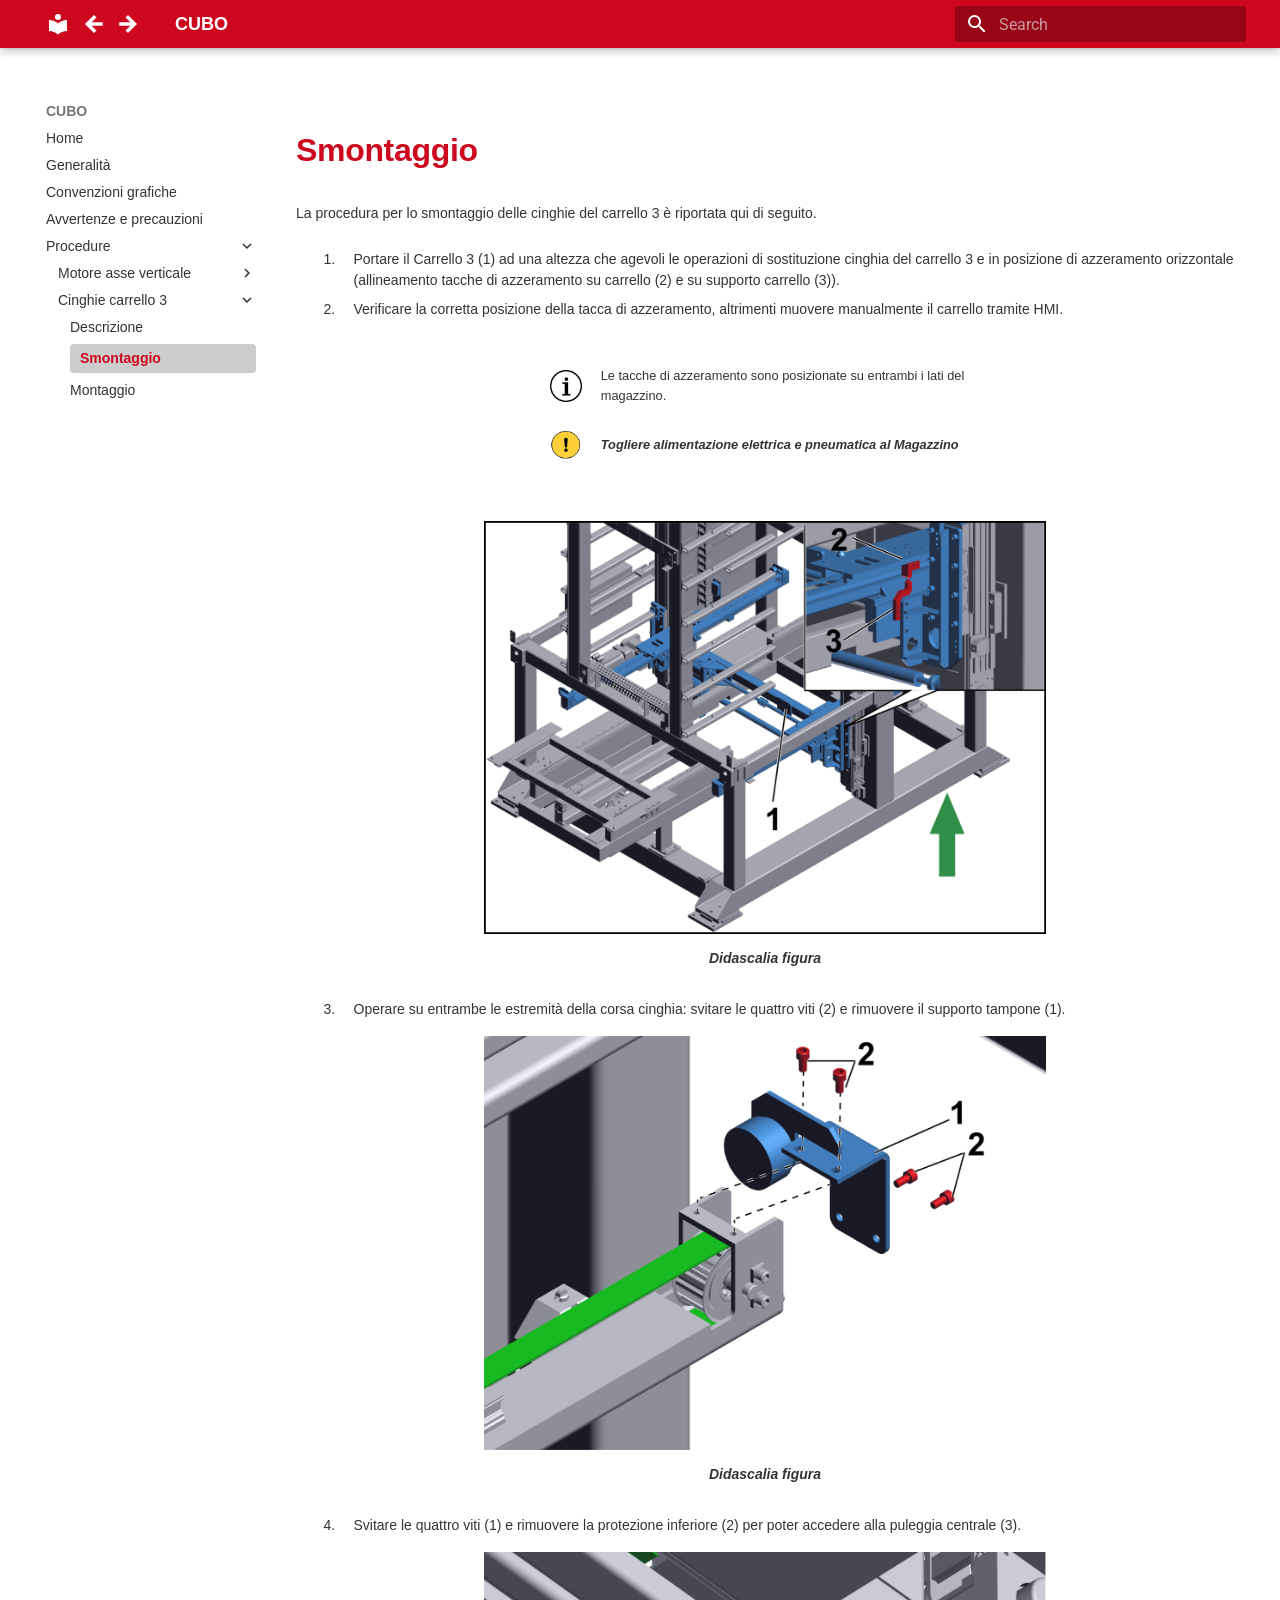
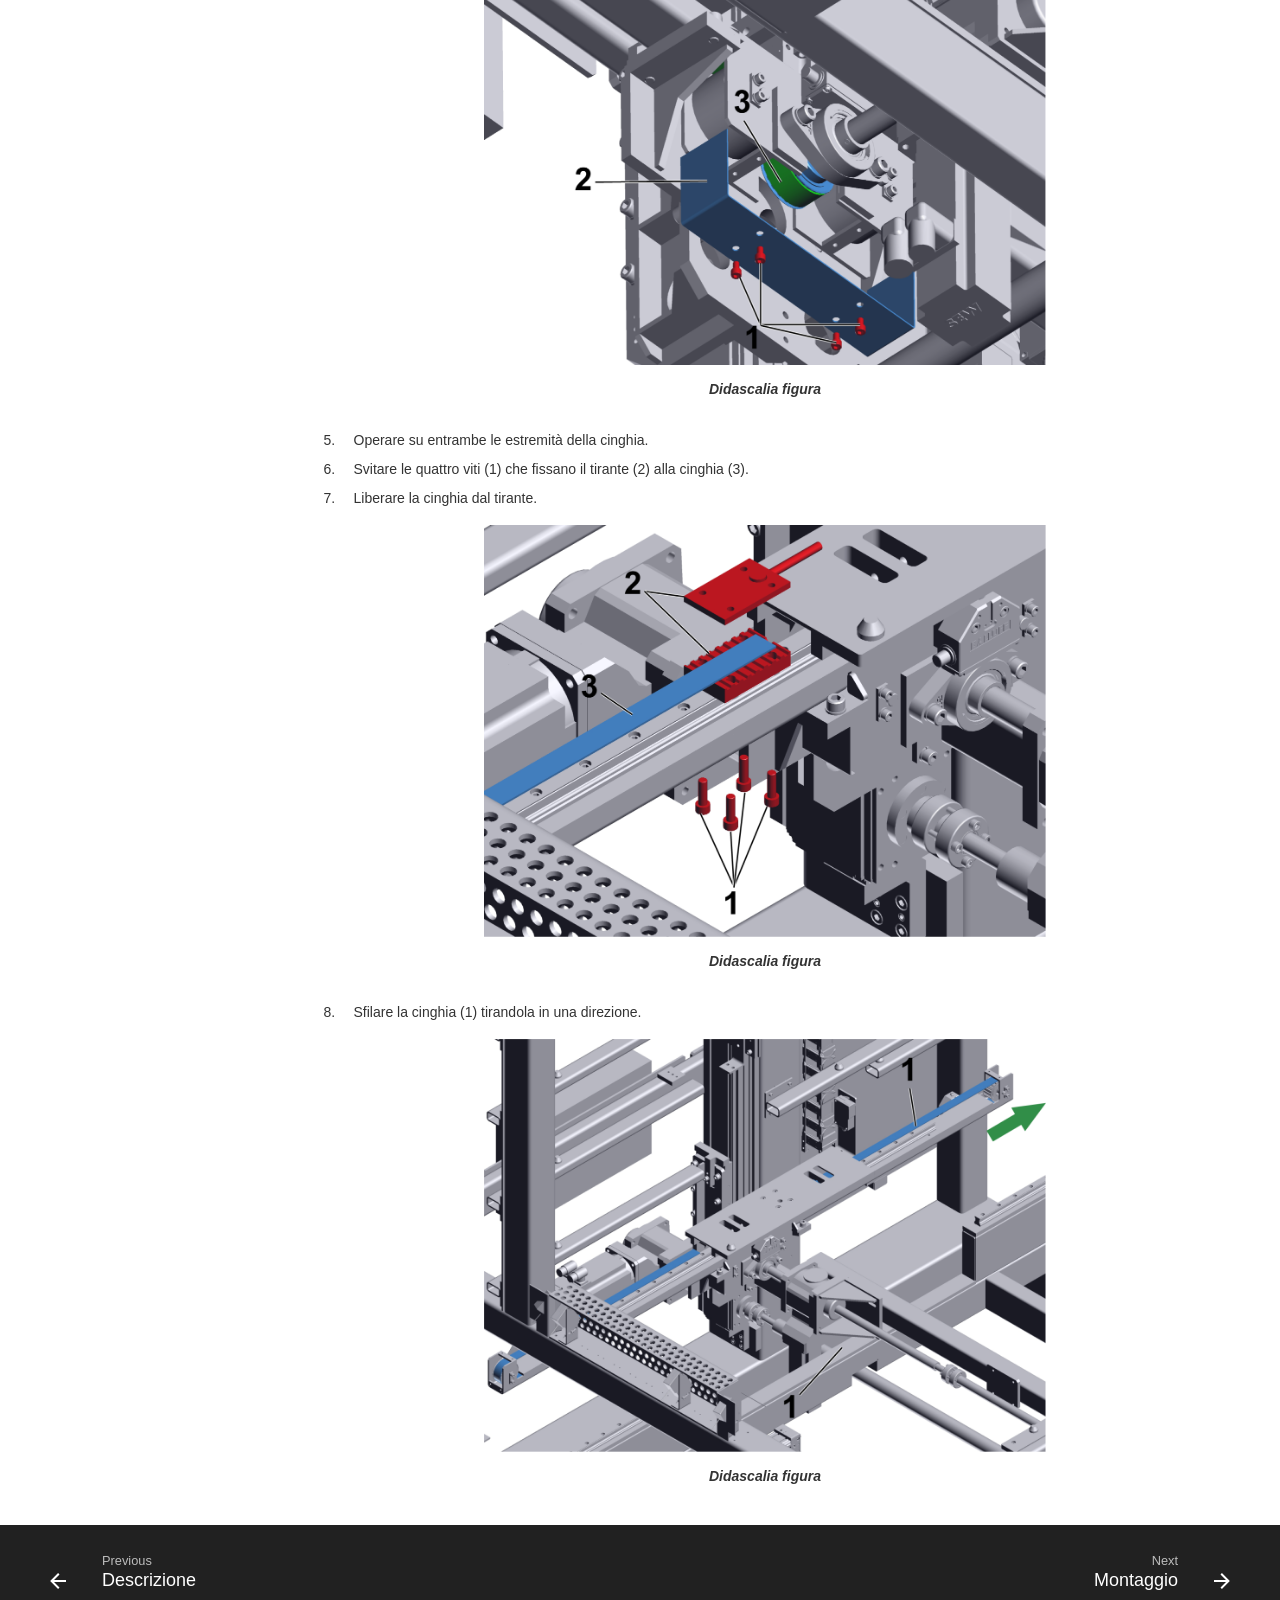
<file: Cinghie carrello 3/smontaggio.html>
<!doctype html>
<html lang="en" class="no-js">
  <head>
    
      <meta charset="utf-8">
      <meta name="viewport" content="width=device-width,initial-scale=1">
      
      
      
      
        <link rel="prev" href="descrizione.html">
      
      
        <link rel="next" href="montaggio.html">
      
      
        
      
      
      <link rel="icon" href="../assets/images/favicon.png">
      <meta name="generator" content="mkdocs-1.6.1, mkdocs-material-9.7.6">
    
    
      
        <title>Smontaggio - CUBO</title>
      
    
    
      <link rel="stylesheet" href="../assets/stylesheets/main.484c7ddc.min.css">
      
      


    
    
      
    
    
      
        
        
        <link rel="preconnect" href="https://fonts.gstatic.com" crossorigin>
        <link rel="stylesheet" href="https://fonts.googleapis.com/css?family=Roboto:300,300i,400,400i,700,700i%7CRoboto+Mono:400,400i,700,700i&display=fallback">
        <style>:root{--md-text-font:"Roboto";--md-code-font:"Roboto Mono"}</style>
      
    
    
      <link rel="stylesheet" href="../style.css">
    
    <script>__md_scope=new URL("..",location),__md_hash=e=>[...e].reduce(((e,_)=>(e<<5)-e+_.charCodeAt(0)),0),__md_get=(e,_=localStorage,t=__md_scope)=>JSON.parse(_.getItem(t.pathname+"."+e)),__md_set=(e,_,t=localStorage,a=__md_scope)=>{try{t.setItem(a.pathname+"."+e,JSON.stringify(_))}catch(e){}}</script>
    
      

    
    
  </head>
  
  
    <body dir="ltr">
  
    
    <input class="md-toggle" data-md-toggle="drawer" type="checkbox" id="__drawer" autocomplete="off">
    <input class="md-toggle" data-md-toggle="search" type="checkbox" id="__search" autocomplete="off">
    <label class="md-overlay" for="__drawer"></label>
    <div data-md-component="skip">
      
    </div>
    <div data-md-component="announce">
      
    </div>
    
    
      

  

<header class="md-header md-header--shadow" data-md-component="header">
  <nav class="md-header__inner md-grid" aria-label="Header">
    <a href="../index.html" title="CUBO" class="md-header__button md-logo" aria-label="CUBO" data-md-component="logo">
      
  
  <svg xmlns="http://www.w3.org/2000/svg" viewBox="0 0 24 24"><path d="M12 8a3 3 0 0 0 3-3 3 3 0 0 0-3-3 3 3 0 0 0-3 3 3 3 0 0 0 3 3m0 3.54C9.64 9.35 6.5 8 3 8v11c3.5 0 6.64 1.35 9 3.54 2.36-2.19 5.5-3.54 9-3.54V8c-3.5 0-6.64 1.35-9 3.54"/></svg>

    </a>
    <label class="md-header__button md-icon" for="__drawer">
      
      <svg xmlns="http://www.w3.org/2000/svg" viewBox="0 0 24 24"><path d="M3 6h18v2H3zm0 5h18v2H3zm0 5h18v2H3z"/></svg>
    </label>
    <div class="md-header__title" data-md-component="header-title">
      <div class="md-header__ellipsis">
        <div class="md-header__topic">
          <span class="md-ellipsis">
            CUBO
          </span>
        </div>
        <div class="md-header__topic" data-md-component="header-topic">
          <span class="md-ellipsis">
            
              Smontaggio
            
          </span>
        </div>
      </div>
    </div>
    
    
      <script>var palette=__md_get("__palette");if(palette&&palette.color){if("(prefers-color-scheme)"===palette.color.media){var media=matchMedia("(prefers-color-scheme: light)"),input=document.querySelector(media.matches?"[data-md-color-media='(prefers-color-scheme: light)']":"[data-md-color-media='(prefers-color-scheme: dark)']");palette.color.media=input.getAttribute("data-md-color-media"),palette.color.scheme=input.getAttribute("data-md-color-scheme"),palette.color.primary=input.getAttribute("data-md-color-primary"),palette.color.accent=input.getAttribute("data-md-color-accent")}for(var[key,value]of Object.entries(palette.color))document.body.setAttribute("data-md-color-"+key,value)}</script>
    
    
    
      
      
        <label class="md-header__button md-icon" for="__search">
          
          <svg xmlns="http://www.w3.org/2000/svg" viewBox="0 0 24 24"><path d="M9.5 3A6.5 6.5 0 0 1 16 9.5c0 1.61-.59 3.09-1.56 4.23l.27.27h.79l5 5-1.5 1.5-5-5v-.79l-.27-.27A6.52 6.52 0 0 1 9.5 16 6.5 6.5 0 0 1 3 9.5 6.5 6.5 0 0 1 9.5 3m0 2C7 5 5 7 5 9.5S7 14 9.5 14 14 12 14 9.5 12 5 9.5 5"/></svg>
        </label>
        <div class="md-search" data-md-component="search" role="dialog">
  <label class="md-search__overlay" for="__search"></label>
  <div class="md-search__inner" role="search">
    <form class="md-search__form" name="search">
      <input type="text" class="md-search__input" name="query" aria-label="Search" placeholder="Search" autocapitalize="off" autocorrect="off" autocomplete="off" spellcheck="false" data-md-component="search-query" required>
      <label class="md-search__icon md-icon" for="__search">
        
        <svg xmlns="http://www.w3.org/2000/svg" viewBox="0 0 24 24"><path d="M9.5 3A6.5 6.5 0 0 1 16 9.5c0 1.61-.59 3.09-1.56 4.23l.27.27h.79l5 5-1.5 1.5-5-5v-.79l-.27-.27A6.52 6.52 0 0 1 9.5 16 6.5 6.5 0 0 1 3 9.5 6.5 6.5 0 0 1 9.5 3m0 2C7 5 5 7 5 9.5S7 14 9.5 14 14 12 14 9.5 12 5 9.5 5"/></svg>
        
        <svg xmlns="http://www.w3.org/2000/svg" viewBox="0 0 24 24"><path d="M20 11v2H8l5.5 5.5-1.42 1.42L4.16 12l7.92-7.92L13.5 5.5 8 11z"/></svg>
      </label>
      <nav class="md-search__options" aria-label="Search">
        
        <button type="reset" class="md-search__icon md-icon" title="Clear" aria-label="Clear" tabindex="-1">
          
          <svg xmlns="http://www.w3.org/2000/svg" viewBox="0 0 24 24"><path d="M19 6.41 17.59 5 12 10.59 6.41 5 5 6.41 10.59 12 5 17.59 6.41 19 12 13.41 17.59 19 19 17.59 13.41 12z"/></svg>
        </button>
      </nav>
      
    </form>
    <div class="md-search__output">
      <div class="md-search__scrollwrap" tabindex="0" data-md-scrollfix>
        <div class="md-search-result" data-md-component="search-result">
          <div class="md-search-result__meta">
            Initializing search
          </div>
          <ol class="md-search-result__list" role="presentation"></ol>
        </div>
      </div>
    </div>
  </div>
</div>
      
    
    
  </nav>
  
</header>
    
    <div class="md-container" data-md-component="container">
      
      
        
          
        
      
      <main class="md-main" data-md-component="main">
        <div class="md-main__inner md-grid">
          
            
              
              <div class="md-sidebar md-sidebar--primary" data-md-component="sidebar" data-md-type="navigation" >
                <div class="md-sidebar__scrollwrap">
                  <div class="md-sidebar__inner">
                    



  

<nav class="md-nav md-nav--primary md-nav--integrated" aria-label="Navigation" data-md-level="0">
  <label class="md-nav__title" for="__drawer">
    <a href="../index.html" title="CUBO" class="md-nav__button md-logo" aria-label="CUBO" data-md-component="logo">
      
  
  <svg xmlns="http://www.w3.org/2000/svg" viewBox="0 0 24 24"><path d="M12 8a3 3 0 0 0 3-3 3 3 0 0 0-3-3 3 3 0 0 0-3 3 3 3 0 0 0 3 3m0 3.54C9.64 9.35 6.5 8 3 8v11c3.5 0 6.64 1.35 9 3.54 2.36-2.19 5.5-3.54 9-3.54V8c-3.5 0-6.64 1.35-9 3.54"/></svg>

    </a>
    CUBO
  </label>
  
  <ul class="md-nav__list" data-md-scrollfix>
    
      
      
  
  
  
  
    <li class="md-nav__item">
      <a href="../index.html" class="md-nav__link">
        
  
  
  <span class="md-ellipsis">
    
  
    Home
  

    
  </span>
  
  

      </a>
    </li>
  

    
      
      
  
  
  
  
    <li class="md-nav__item">
      <a href="../overview.html" class="md-nav__link">
        
  
  
  <span class="md-ellipsis">
    
  
    Generalità
  

    
  </span>
  
  

      </a>
    </li>
  

    
      
      
  
  
  
  
    <li class="md-nav__item">
      <a href="../symbols.html" class="md-nav__link">
        
  
  
  <span class="md-ellipsis">
    
  
    Convenzioni grafiche
  

    
  </span>
  
  

      </a>
    </li>
  

    
      
      
  
  
  
  
    <li class="md-nav__item">
      <a href="../avvertenze.html" class="md-nav__link">
        
  
  
  <span class="md-ellipsis">
    
  
    Avvertenze e precauzioni
  

    
  </span>
  
  

      </a>
    </li>
  

    
      
      
  
  
    
  
  
  
    
    
      
        
      
        
      
    
    
    
    
    <li class="md-nav__item md-nav__item--active md-nav__item--nested">
      
        
        
        <input class="md-nav__toggle md-toggle " type="checkbox" id="__nav_5" checked>
        
          
          <label class="md-nav__link" for="__nav_5" id="__nav_5_label" tabindex="0">
            
  
  
  <span class="md-ellipsis">
    
  
    Procedure
  

    
  </span>
  
  

            <span class="md-nav__icon md-icon"></span>
          </label>
        
        <nav class="md-nav" data-md-level="1" aria-labelledby="__nav_5_label" aria-expanded="true">
          <label class="md-nav__title" for="__nav_5">
            <span class="md-nav__icon md-icon"></span>
            
  
    Procedure
  

          </label>
          <ul class="md-nav__list" data-md-scrollfix>
            
              
                
  
  
  
  
    
    
      
        
      
        
      
    
    
    
    
    <li class="md-nav__item md-nav__item--nested">
      
        
        
        <input class="md-nav__toggle md-toggle " type="checkbox" id="__nav_5_1" >
        
          
          <label class="md-nav__link" for="__nav_5_1" id="__nav_5_1_label" tabindex="0">
            
  
  
  <span class="md-ellipsis">
    
  
    Motore asse verticale
  

    
  </span>
  
  

            <span class="md-nav__icon md-icon"></span>
          </label>
        
        <nav class="md-nav" data-md-level="2" aria-labelledby="__nav_5_1_label" aria-expanded="false">
          <label class="md-nav__title" for="__nav_5_1">
            <span class="md-nav__icon md-icon"></span>
            
  
    Motore asse verticale
  

          </label>
          <ul class="md-nav__list" data-md-scrollfix>
            
              
                
  
  
  
  
    <li class="md-nav__item">
      <a href="../Motore%20asse%20verticale/smontaggio.html" class="md-nav__link">
        
  
  
  <span class="md-ellipsis">
    
  
    Smontaggio
  

    
  </span>
  
  

      </a>
    </li>
  

              
            
              
                
  
  
  
  
    <li class="md-nav__item">
      <a href="../Motore%20asse%20verticale/montaggio.html" class="md-nav__link">
        
  
  
  <span class="md-ellipsis">
    
  
    Montaggio
  

    
  </span>
  
  

      </a>
    </li>
  

              
            
          </ul>
        </nav>
      
    </li>
  

              
            
              
                
  
  
    
  
  
  
    
    
      
        
      
        
      
        
      
    
    
    
    
    <li class="md-nav__item md-nav__item--active md-nav__item--nested">
      
        
        
        <input class="md-nav__toggle md-toggle " type="checkbox" id="__nav_5_2" checked>
        
          
          <label class="md-nav__link" for="__nav_5_2" id="__nav_5_2_label" tabindex="0">
            
  
  
  <span class="md-ellipsis">
    
  
    Cinghie carrello 3
  

    
  </span>
  
  

            <span class="md-nav__icon md-icon"></span>
          </label>
        
        <nav class="md-nav" data-md-level="2" aria-labelledby="__nav_5_2_label" aria-expanded="true">
          <label class="md-nav__title" for="__nav_5_2">
            <span class="md-nav__icon md-icon"></span>
            
  
    Cinghie carrello 3
  

          </label>
          <ul class="md-nav__list" data-md-scrollfix>
            
              
                
  
  
  
  
    <li class="md-nav__item">
      <a href="descrizione.html" class="md-nav__link">
        
  
  
  <span class="md-ellipsis">
    
  
    Descrizione
  

    
  </span>
  
  

      </a>
    </li>
  

              
            
              
                
  
  
    
  
  
  
    <li class="md-nav__item md-nav__item--active">
      
      <input class="md-nav__toggle md-toggle" type="checkbox" id="__toc">
      
      
      
      <a href="smontaggio.html" class="md-nav__link md-nav__link--active">
        
  
  
  <span class="md-ellipsis">
    
  
    Smontaggio
  

    
  </span>
  
  

      </a>
      
    </li>
  

              
            
              
                
  
  
  
  
    <li class="md-nav__item">
      <a href="montaggio.html" class="md-nav__link">
        
  
  
  <span class="md-ellipsis">
    
  
    Montaggio
  

    
  </span>
  
  

      </a>
    </li>
  

              
            
          </ul>
        </nav>
      
    </li>
  

              
            
          </ul>
        </nav>
      
    </li>
  

    
  </ul>
</nav>
                  </div>
                </div>
              </div>
            
            
          
          
            <div class="md-content" data-md-component="content">
              
              <article class="md-content__inner md-typeset">
                
                  



<!DOCTYPE html>
<html>
<head>
    <link rel="stylesheet" href="../style.css">
</head>
<body>


<h1>Smontaggio</h1>

<p>La procedura per lo smontaggio delle cinghie del carrello 3 è riportata qui di seguito.</p>

<div class="md-content">
    <ol>
        <li>Portare il Carrello 3 (1) ad una altezza che agevoli le operazioni di sostituzione cinghia del carrello 3 e in posizione di azzeramento orizzontale (allineamento tacche di azzeramento su carrello (2) e su supporto carrello (3)).
        </li>
        <li>Verificare la corretta posizione della tacca di azzeramento, altrimenti muovere manualmente il carrello tramite HMI.
        </li>
    </ol>
    <div class="table-container note-container">
        <table>
            <tbody>
                <tr>
                    <td><img src="../images/informazione.png" style="width: 40px; height: 40px;"></td>
                    <td>Le tacche di azzeramento sono posizionate su entrambi i lati del magazzino.</td>
                </tr>
                <tr>
                    <td><img src="../images/avvertenza.png" style="width: 40px; height: 40px;"></td>
                    <td><i><b>Togliere alimentazione elettrica e pneumatica al Magazzino
                    </b></i></td>
                </tr>
                </tbody>
        </table>
    </div>
<figure>
    <img src="../images/2b.png" alt="Descrizione immagine">
    <figcaption>Didascalia figura</figcaption>
</figure>
    <ol start ="3">     
        <li>Operare su entrambe le estremità della corsa cinghia: svitare le quattro viti (2) e rimuovere il supporto tampone (1).
        </li>
    </ol>
<figure>
    <img src="../images/3.png" alt="Descrizione immagine">
    <figcaption>Didascalia figura</figcaption>
</figure>
    <ol start ="4">     
        <li>Svitare le quattro viti (1) e rimuovere la protezione inferiore (2) per poter accedere alla puleggia centrale (3).
        </li>
    </ol>
<figure>
    <img src="../images/4.png" alt="Descrizione immagine">
    <figcaption>Didascalia figura</figcaption>
</figure>
    <ol start ="5">     
        <li>Operare su entrambe le estremità della cinghia.
        </li>
        <li>Svitare le quattro viti (1) che fissano il tirante (2) alla cinghia (3).
        </li>
        <li>Liberare la cinghia dal tirante.
        </li>
    </ol>
<figure>
    <img src="../images/5.png" alt="Descrizione immagine">
    <figcaption>Didascalia figura</figcaption>
</figure>
    <ol start ="8">     
        <li>Sfilare la cinghia (1) tirandola in una direzione.
        </li>
    </ol>
<figure>
    <img src="../images/6.png" alt="Descrizione immagine">
    <figcaption>Didascalia figura</figcaption>
</figure>
</div>












                
              </article>
            </div>
          
          
<script>var target=document.getElementById(location.hash.slice(1));target&&target.name&&(target.checked=target.name.startsWith("__tabbed_"))</script>
        </div>
        
      </main>
      
        <footer class="md-footer">
  
    
      
      <nav class="md-footer__inner md-grid" aria-label="Footer" >
        
          
          <a href="descrizione.html" class="md-footer__link md-footer__link--prev" aria-label="Previous: Descrizione">
            <div class="md-footer__button md-icon">
              
              <svg xmlns="http://www.w3.org/2000/svg" viewBox="0 0 24 24"><path d="M20 11v2H8l5.5 5.5-1.42 1.42L4.16 12l7.92-7.92L13.5 5.5 8 11z"/></svg>
            </div>
            <div class="md-footer__title">
              <span class="md-footer__direction">
                Previous
              </span>
              <div class="md-ellipsis">
                Descrizione
              </div>
            </div>
          </a>
        
        
          
          <a href="montaggio.html" class="md-footer__link md-footer__link--next" aria-label="Next: Montaggio">
            <div class="md-footer__title">
              <span class="md-footer__direction">
                Next
              </span>
              <div class="md-ellipsis">
                Montaggio
              </div>
            </div>
            <div class="md-footer__button md-icon">
              
              <svg xmlns="http://www.w3.org/2000/svg" viewBox="0 0 24 24"><path d="M4 11v2h12l-5.5 5.5 1.42 1.42L19.84 12l-7.92-7.92L10.5 5.5 16 11z"/></svg>
            </div>
          </a>
        
      </nav>
    
  
  <div class="md-footer-meta md-typeset">
    <div class="md-footer-meta__inner md-grid">
      <div class="md-copyright">
  
  
</div>
      
    </div>
  </div>
</footer>
      
    </div>
    <div class="md-dialog" data-md-component="dialog">
      <div class="md-dialog__inner md-typeset"></div>
    </div>
    
    
    
      
      
      <script id="__config" type="application/json">{"annotate": null, "base": "..", "features": ["navigation.footer", "navigation.indexes", "toc.integrate"], "search": "../assets/javascripts/workers/search.2c215733.min.js", "tags": null, "translations": {"clipboard.copied": "Copied to clipboard", "clipboard.copy": "Copy to clipboard", "search.result.more.one": "1 more on this page", "search.result.more.other": "# more on this page", "search.result.none": "No matching documents", "search.result.one": "1 matching document", "search.result.other": "# matching documents", "search.result.placeholder": "Type to start searching", "search.result.term.missing": "Missing", "select.version": "Select version"}, "version": null}</script>
    
    
      <script src="../assets/javascripts/bundle.79ae519e.min.js"></script>
      
        <script src="https://jquery.com"></script>
      
        <script src="../javascripts/nav_buttons.js"></script>
      
    
  </body>
</html>
</file>
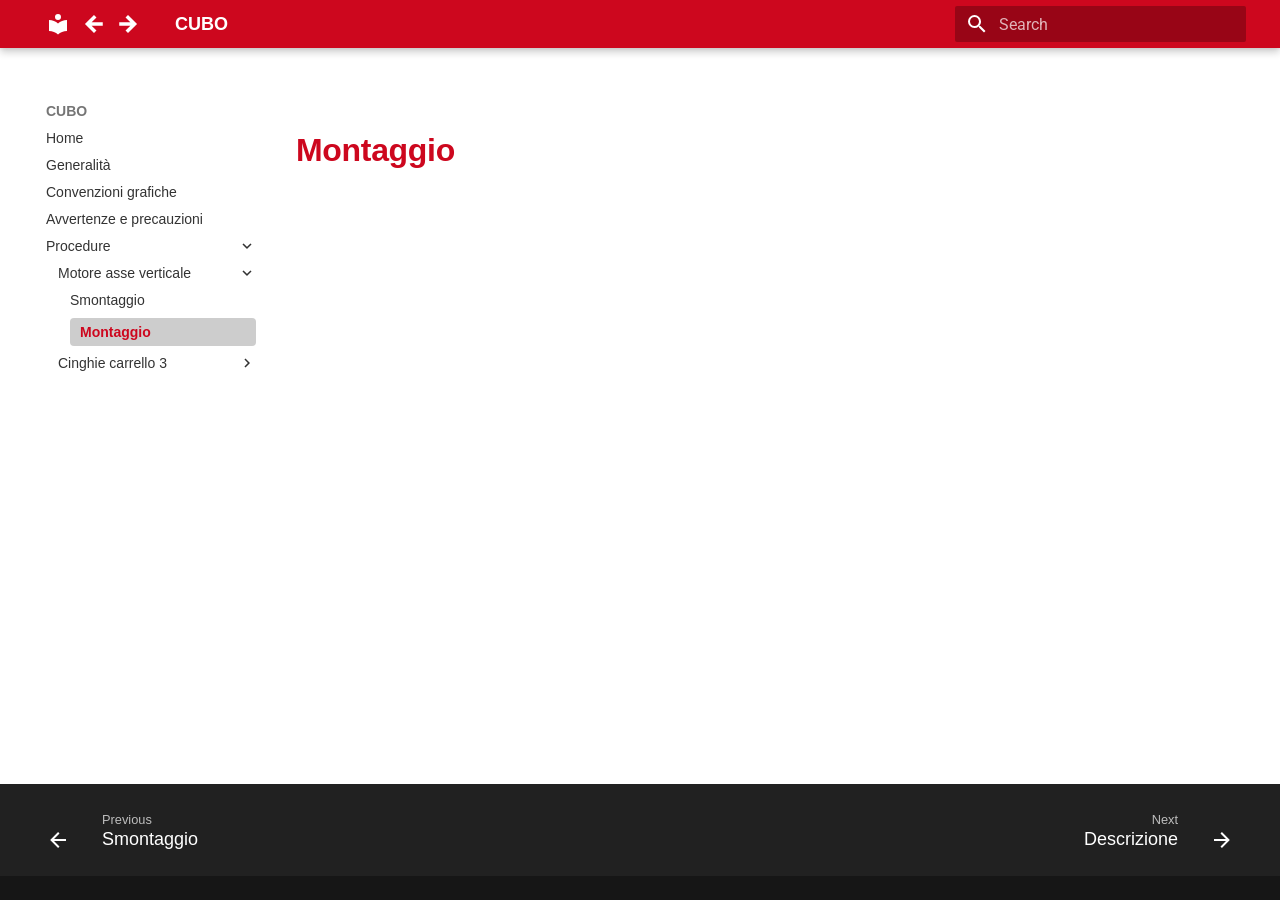
<file: Motore asse verticale/montaggio.html>
<!doctype html>
<html lang="en" class="no-js">
  <head>
    
      <meta charset="utf-8">
      <meta name="viewport" content="width=device-width,initial-scale=1">
      
      
      
      
        <link rel="prev" href="smontaggio.html">
      
      
        <link rel="next" href="../Cinghie%20carrello%203/descrizione.html">
      
      
        
      
      
      <link rel="icon" href="../assets/images/favicon.png">
      <meta name="generator" content="mkdocs-1.6.1, mkdocs-material-9.7.6">
    
    
      
        <title>Montaggio - CUBO</title>
      
    
    
      <link rel="stylesheet" href="../assets/stylesheets/main.484c7ddc.min.css">
      
      


    
    
      
    
    
      
        
        
        <link rel="preconnect" href="https://fonts.gstatic.com" crossorigin>
        <link rel="stylesheet" href="https://fonts.googleapis.com/css?family=Roboto:300,300i,400,400i,700,700i%7CRoboto+Mono:400,400i,700,700i&display=fallback">
        <style>:root{--md-text-font:"Roboto";--md-code-font:"Roboto Mono"}</style>
      
    
    
      <link rel="stylesheet" href="../style.css">
    
    <script>__md_scope=new URL("..",location),__md_hash=e=>[...e].reduce(((e,_)=>(e<<5)-e+_.charCodeAt(0)),0),__md_get=(e,_=localStorage,t=__md_scope)=>JSON.parse(_.getItem(t.pathname+"."+e)),__md_set=(e,_,t=localStorage,a=__md_scope)=>{try{t.setItem(a.pathname+"."+e,JSON.stringify(_))}catch(e){}}</script>
    
      

    
    
  </head>
  
  
    <body dir="ltr">
  
    
    <input class="md-toggle" data-md-toggle="drawer" type="checkbox" id="__drawer" autocomplete="off">
    <input class="md-toggle" data-md-toggle="search" type="checkbox" id="__search" autocomplete="off">
    <label class="md-overlay" for="__drawer"></label>
    <div data-md-component="skip">
      
    </div>
    <div data-md-component="announce">
      
    </div>
    
    
      

  

<header class="md-header md-header--shadow" data-md-component="header">
  <nav class="md-header__inner md-grid" aria-label="Header">
    <a href="../index.html" title="CUBO" class="md-header__button md-logo" aria-label="CUBO" data-md-component="logo">
      
  
  <svg xmlns="http://www.w3.org/2000/svg" viewBox="0 0 24 24"><path d="M12 8a3 3 0 0 0 3-3 3 3 0 0 0-3-3 3 3 0 0 0-3 3 3 3 0 0 0 3 3m0 3.54C9.64 9.35 6.5 8 3 8v11c3.5 0 6.64 1.35 9 3.54 2.36-2.19 5.5-3.54 9-3.54V8c-3.5 0-6.64 1.35-9 3.54"/></svg>

    </a>
    <label class="md-header__button md-icon" for="__drawer">
      
      <svg xmlns="http://www.w3.org/2000/svg" viewBox="0 0 24 24"><path d="M3 6h18v2H3zm0 5h18v2H3zm0 5h18v2H3z"/></svg>
    </label>
    <div class="md-header__title" data-md-component="header-title">
      <div class="md-header__ellipsis">
        <div class="md-header__topic">
          <span class="md-ellipsis">
            CUBO
          </span>
        </div>
        <div class="md-header__topic" data-md-component="header-topic">
          <span class="md-ellipsis">
            
              Montaggio
            
          </span>
        </div>
      </div>
    </div>
    
    
      <script>var palette=__md_get("__palette");if(palette&&palette.color){if("(prefers-color-scheme)"===palette.color.media){var media=matchMedia("(prefers-color-scheme: light)"),input=document.querySelector(media.matches?"[data-md-color-media='(prefers-color-scheme: light)']":"[data-md-color-media='(prefers-color-scheme: dark)']");palette.color.media=input.getAttribute("data-md-color-media"),palette.color.scheme=input.getAttribute("data-md-color-scheme"),palette.color.primary=input.getAttribute("data-md-color-primary"),palette.color.accent=input.getAttribute("data-md-color-accent")}for(var[key,value]of Object.entries(palette.color))document.body.setAttribute("data-md-color-"+key,value)}</script>
    
    
    
      
      
        <label class="md-header__button md-icon" for="__search">
          
          <svg xmlns="http://www.w3.org/2000/svg" viewBox="0 0 24 24"><path d="M9.5 3A6.5 6.5 0 0 1 16 9.5c0 1.61-.59 3.09-1.56 4.23l.27.27h.79l5 5-1.5 1.5-5-5v-.79l-.27-.27A6.52 6.52 0 0 1 9.5 16 6.5 6.5 0 0 1 3 9.5 6.5 6.5 0 0 1 9.5 3m0 2C7 5 5 7 5 9.5S7 14 9.5 14 14 12 14 9.5 12 5 9.5 5"/></svg>
        </label>
        <div class="md-search" data-md-component="search" role="dialog">
  <label class="md-search__overlay" for="__search"></label>
  <div class="md-search__inner" role="search">
    <form class="md-search__form" name="search">
      <input type="text" class="md-search__input" name="query" aria-label="Search" placeholder="Search" autocapitalize="off" autocorrect="off" autocomplete="off" spellcheck="false" data-md-component="search-query" required>
      <label class="md-search__icon md-icon" for="__search">
        
        <svg xmlns="http://www.w3.org/2000/svg" viewBox="0 0 24 24"><path d="M9.5 3A6.5 6.5 0 0 1 16 9.5c0 1.61-.59 3.09-1.56 4.23l.27.27h.79l5 5-1.5 1.5-5-5v-.79l-.27-.27A6.52 6.52 0 0 1 9.5 16 6.5 6.5 0 0 1 3 9.5 6.5 6.5 0 0 1 9.5 3m0 2C7 5 5 7 5 9.5S7 14 9.5 14 14 12 14 9.5 12 5 9.5 5"/></svg>
        
        <svg xmlns="http://www.w3.org/2000/svg" viewBox="0 0 24 24"><path d="M20 11v2H8l5.5 5.5-1.42 1.42L4.16 12l7.92-7.92L13.5 5.5 8 11z"/></svg>
      </label>
      <nav class="md-search__options" aria-label="Search">
        
        <button type="reset" class="md-search__icon md-icon" title="Clear" aria-label="Clear" tabindex="-1">
          
          <svg xmlns="http://www.w3.org/2000/svg" viewBox="0 0 24 24"><path d="M19 6.41 17.59 5 12 10.59 6.41 5 5 6.41 10.59 12 5 17.59 6.41 19 12 13.41 17.59 19 19 17.59 13.41 12z"/></svg>
        </button>
      </nav>
      
    </form>
    <div class="md-search__output">
      <div class="md-search__scrollwrap" tabindex="0" data-md-scrollfix>
        <div class="md-search-result" data-md-component="search-result">
          <div class="md-search-result__meta">
            Initializing search
          </div>
          <ol class="md-search-result__list" role="presentation"></ol>
        </div>
      </div>
    </div>
  </div>
</div>
      
    
    
  </nav>
  
</header>
    
    <div class="md-container" data-md-component="container">
      
      
        
          
        
      
      <main class="md-main" data-md-component="main">
        <div class="md-main__inner md-grid">
          
            
              
              <div class="md-sidebar md-sidebar--primary" data-md-component="sidebar" data-md-type="navigation" >
                <div class="md-sidebar__scrollwrap">
                  <div class="md-sidebar__inner">
                    



  

<nav class="md-nav md-nav--primary md-nav--integrated" aria-label="Navigation" data-md-level="0">
  <label class="md-nav__title" for="__drawer">
    <a href="../index.html" title="CUBO" class="md-nav__button md-logo" aria-label="CUBO" data-md-component="logo">
      
  
  <svg xmlns="http://www.w3.org/2000/svg" viewBox="0 0 24 24"><path d="M12 8a3 3 0 0 0 3-3 3 3 0 0 0-3-3 3 3 0 0 0-3 3 3 3 0 0 0 3 3m0 3.54C9.64 9.35 6.5 8 3 8v11c3.5 0 6.64 1.35 9 3.54 2.36-2.19 5.5-3.54 9-3.54V8c-3.5 0-6.64 1.35-9 3.54"/></svg>

    </a>
    CUBO
  </label>
  
  <ul class="md-nav__list" data-md-scrollfix>
    
      
      
  
  
  
  
    <li class="md-nav__item">
      <a href="../index.html" class="md-nav__link">
        
  
  
  <span class="md-ellipsis">
    
  
    Home
  

    
  </span>
  
  

      </a>
    </li>
  

    
      
      
  
  
  
  
    <li class="md-nav__item">
      <a href="../overview.html" class="md-nav__link">
        
  
  
  <span class="md-ellipsis">
    
  
    Generalità
  

    
  </span>
  
  

      </a>
    </li>
  

    
      
      
  
  
  
  
    <li class="md-nav__item">
      <a href="../symbols.html" class="md-nav__link">
        
  
  
  <span class="md-ellipsis">
    
  
    Convenzioni grafiche
  

    
  </span>
  
  

      </a>
    </li>
  

    
      
      
  
  
  
  
    <li class="md-nav__item">
      <a href="../avvertenze.html" class="md-nav__link">
        
  
  
  <span class="md-ellipsis">
    
  
    Avvertenze e precauzioni
  

    
  </span>
  
  

      </a>
    </li>
  

    
      
      
  
  
    
  
  
  
    
    
      
        
      
        
      
    
    
    
    
    <li class="md-nav__item md-nav__item--active md-nav__item--nested">
      
        
        
        <input class="md-nav__toggle md-toggle " type="checkbox" id="__nav_5" checked>
        
          
          <label class="md-nav__link" for="__nav_5" id="__nav_5_label" tabindex="0">
            
  
  
  <span class="md-ellipsis">
    
  
    Procedure
  

    
  </span>
  
  

            <span class="md-nav__icon md-icon"></span>
          </label>
        
        <nav class="md-nav" data-md-level="1" aria-labelledby="__nav_5_label" aria-expanded="true">
          <label class="md-nav__title" for="__nav_5">
            <span class="md-nav__icon md-icon"></span>
            
  
    Procedure
  

          </label>
          <ul class="md-nav__list" data-md-scrollfix>
            
              
                
  
  
    
  
  
  
    
    
      
        
      
        
      
    
    
    
    
    <li class="md-nav__item md-nav__item--active md-nav__item--nested">
      
        
        
        <input class="md-nav__toggle md-toggle " type="checkbox" id="__nav_5_1" checked>
        
          
          <label class="md-nav__link" for="__nav_5_1" id="__nav_5_1_label" tabindex="0">
            
  
  
  <span class="md-ellipsis">
    
  
    Motore asse verticale
  

    
  </span>
  
  

            <span class="md-nav__icon md-icon"></span>
          </label>
        
        <nav class="md-nav" data-md-level="2" aria-labelledby="__nav_5_1_label" aria-expanded="true">
          <label class="md-nav__title" for="__nav_5_1">
            <span class="md-nav__icon md-icon"></span>
            
  
    Motore asse verticale
  

          </label>
          <ul class="md-nav__list" data-md-scrollfix>
            
              
                
  
  
  
  
    <li class="md-nav__item">
      <a href="smontaggio.html" class="md-nav__link">
        
  
  
  <span class="md-ellipsis">
    
  
    Smontaggio
  

    
  </span>
  
  

      </a>
    </li>
  

              
            
              
                
  
  
    
  
  
  
    <li class="md-nav__item md-nav__item--active">
      
      <input class="md-nav__toggle md-toggle" type="checkbox" id="__toc">
      
      
      
      <a href="montaggio.html" class="md-nav__link md-nav__link--active">
        
  
  
  <span class="md-ellipsis">
    
  
    Montaggio
  

    
  </span>
  
  

      </a>
      
    </li>
  

              
            
          </ul>
        </nav>
      
    </li>
  

              
            
              
                
  
  
  
  
    
    
      
        
      
        
      
        
      
    
    
    
    
    <li class="md-nav__item md-nav__item--nested">
      
        
        
        <input class="md-nav__toggle md-toggle " type="checkbox" id="__nav_5_2" >
        
          
          <label class="md-nav__link" for="__nav_5_2" id="__nav_5_2_label" tabindex="0">
            
  
  
  <span class="md-ellipsis">
    
  
    Cinghie carrello 3
  

    
  </span>
  
  

            <span class="md-nav__icon md-icon"></span>
          </label>
        
        <nav class="md-nav" data-md-level="2" aria-labelledby="__nav_5_2_label" aria-expanded="false">
          <label class="md-nav__title" for="__nav_5_2">
            <span class="md-nav__icon md-icon"></span>
            
  
    Cinghie carrello 3
  

          </label>
          <ul class="md-nav__list" data-md-scrollfix>
            
              
                
  
  
  
  
    <li class="md-nav__item">
      <a href="../Cinghie%20carrello%203/descrizione.html" class="md-nav__link">
        
  
  
  <span class="md-ellipsis">
    
  
    Descrizione
  

    
  </span>
  
  

      </a>
    </li>
  

              
            
              
                
  
  
  
  
    <li class="md-nav__item">
      <a href="../Cinghie%20carrello%203/smontaggio.html" class="md-nav__link">
        
  
  
  <span class="md-ellipsis">
    
  
    Smontaggio
  

    
  </span>
  
  

      </a>
    </li>
  

              
            
              
                
  
  
  
  
    <li class="md-nav__item">
      <a href="../Cinghie%20carrello%203/montaggio.html" class="md-nav__link">
        
  
  
  <span class="md-ellipsis">
    
  
    Montaggio
  

    
  </span>
  
  

      </a>
    </li>
  

              
            
          </ul>
        </nav>
      
    </li>
  

              
            
          </ul>
        </nav>
      
    </li>
  

    
  </ul>
</nav>
                  </div>
                </div>
              </div>
            
            
          
          
            <div class="md-content" data-md-component="content">
              
              <article class="md-content__inner md-typeset">
                
                  



  <h1>Montaggio</h1>














                
              </article>
            </div>
          
          
<script>var target=document.getElementById(location.hash.slice(1));target&&target.name&&(target.checked=target.name.startsWith("__tabbed_"))</script>
        </div>
        
      </main>
      
        <footer class="md-footer">
  
    
      
      <nav class="md-footer__inner md-grid" aria-label="Footer" >
        
          
          <a href="smontaggio.html" class="md-footer__link md-footer__link--prev" aria-label="Previous: Smontaggio">
            <div class="md-footer__button md-icon">
              
              <svg xmlns="http://www.w3.org/2000/svg" viewBox="0 0 24 24"><path d="M20 11v2H8l5.5 5.5-1.42 1.42L4.16 12l7.92-7.92L13.5 5.5 8 11z"/></svg>
            </div>
            <div class="md-footer__title">
              <span class="md-footer__direction">
                Previous
              </span>
              <div class="md-ellipsis">
                Smontaggio
              </div>
            </div>
          </a>
        
        
          
          <a href="../Cinghie%20carrello%203/descrizione.html" class="md-footer__link md-footer__link--next" aria-label="Next: Descrizione">
            <div class="md-footer__title">
              <span class="md-footer__direction">
                Next
              </span>
              <div class="md-ellipsis">
                Descrizione
              </div>
            </div>
            <div class="md-footer__button md-icon">
              
              <svg xmlns="http://www.w3.org/2000/svg" viewBox="0 0 24 24"><path d="M4 11v2h12l-5.5 5.5 1.42 1.42L19.84 12l-7.92-7.92L10.5 5.5 16 11z"/></svg>
            </div>
          </a>
        
      </nav>
    
  
  <div class="md-footer-meta md-typeset">
    <div class="md-footer-meta__inner md-grid">
      <div class="md-copyright">
  
  
</div>
      
    </div>
  </div>
</footer>
      
    </div>
    <div class="md-dialog" data-md-component="dialog">
      <div class="md-dialog__inner md-typeset"></div>
    </div>
    
    
    
      
      
      <script id="__config" type="application/json">{"annotate": null, "base": "..", "features": ["navigation.footer", "navigation.indexes", "toc.integrate"], "search": "../assets/javascripts/workers/search.2c215733.min.js", "tags": null, "translations": {"clipboard.copied": "Copied to clipboard", "clipboard.copy": "Copy to clipboard", "search.result.more.one": "1 more on this page", "search.result.more.other": "# more on this page", "search.result.none": "No matching documents", "search.result.one": "1 matching document", "search.result.other": "# matching documents", "search.result.placeholder": "Type to start searching", "search.result.term.missing": "Missing", "select.version": "Select version"}, "version": null}</script>
    
    
      <script src="../assets/javascripts/bundle.79ae519e.min.js"></script>
      
        <script src="https://jquery.com"></script>
      
        <script src="../javascripts/nav_buttons.js"></script>
      
    
  </body>
</html>
</file>
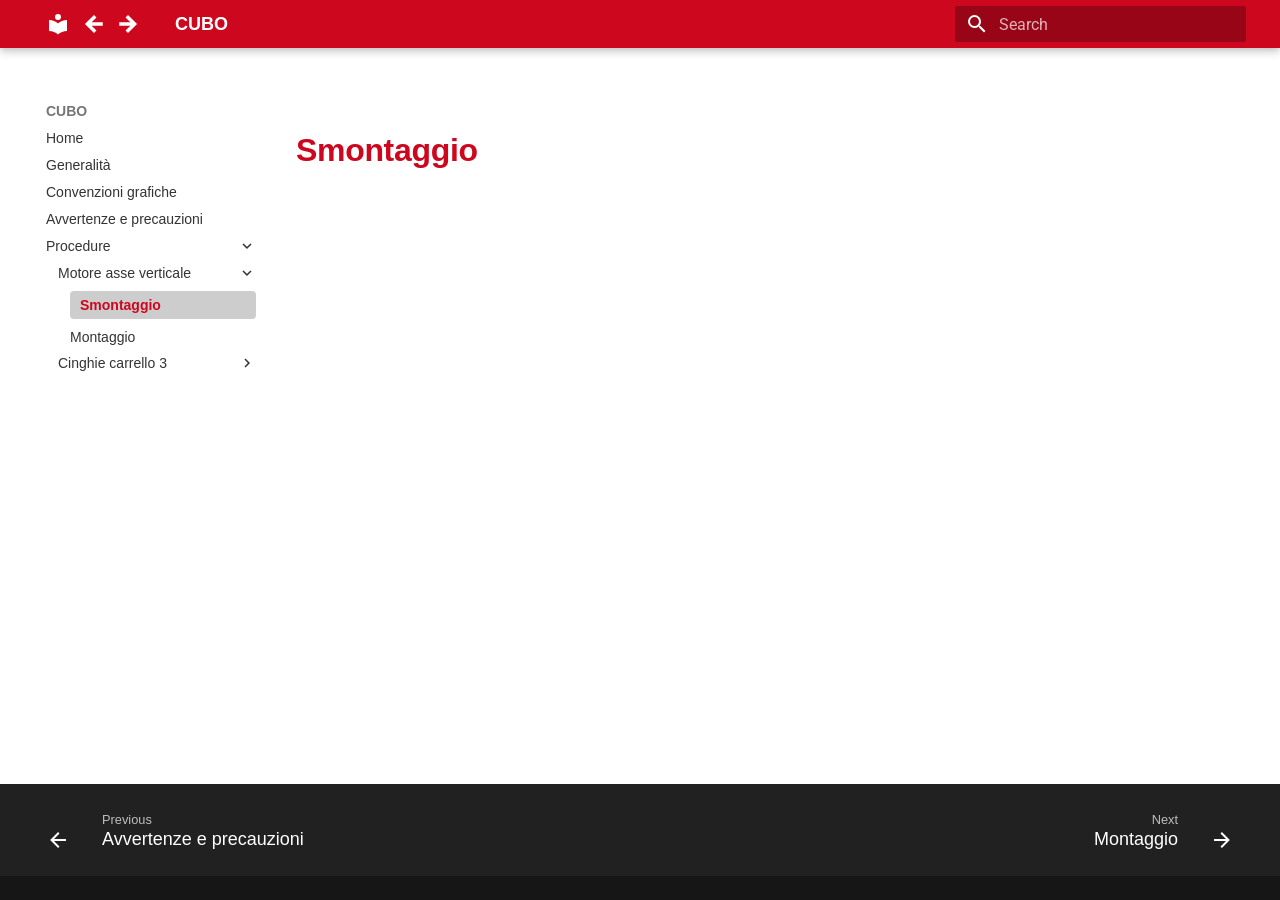
<file: Motore asse verticale/smontaggio.html>
<!doctype html>
<html lang="en" class="no-js">
  <head>
    
      <meta charset="utf-8">
      <meta name="viewport" content="width=device-width,initial-scale=1">
      
      
      
      
        <link rel="prev" href="../avvertenze.html">
      
      
        <link rel="next" href="montaggio.html">
      
      
        
      
      
      <link rel="icon" href="../assets/images/favicon.png">
      <meta name="generator" content="mkdocs-1.6.1, mkdocs-material-9.7.6">
    
    
      
        <title>Smontaggio - CUBO</title>
      
    
    
      <link rel="stylesheet" href="../assets/stylesheets/main.484c7ddc.min.css">
      
      


    
    
      
    
    
      
        
        
        <link rel="preconnect" href="https://fonts.gstatic.com" crossorigin>
        <link rel="stylesheet" href="https://fonts.googleapis.com/css?family=Roboto:300,300i,400,400i,700,700i%7CRoboto+Mono:400,400i,700,700i&display=fallback">
        <style>:root{--md-text-font:"Roboto";--md-code-font:"Roboto Mono"}</style>
      
    
    
      <link rel="stylesheet" href="../style.css">
    
    <script>__md_scope=new URL("..",location),__md_hash=e=>[...e].reduce(((e,_)=>(e<<5)-e+_.charCodeAt(0)),0),__md_get=(e,_=localStorage,t=__md_scope)=>JSON.parse(_.getItem(t.pathname+"."+e)),__md_set=(e,_,t=localStorage,a=__md_scope)=>{try{t.setItem(a.pathname+"."+e,JSON.stringify(_))}catch(e){}}</script>
    
      

    
    
  </head>
  
  
    <body dir="ltr">
  
    
    <input class="md-toggle" data-md-toggle="drawer" type="checkbox" id="__drawer" autocomplete="off">
    <input class="md-toggle" data-md-toggle="search" type="checkbox" id="__search" autocomplete="off">
    <label class="md-overlay" for="__drawer"></label>
    <div data-md-component="skip">
      
    </div>
    <div data-md-component="announce">
      
    </div>
    
    
      

  

<header class="md-header md-header--shadow" data-md-component="header">
  <nav class="md-header__inner md-grid" aria-label="Header">
    <a href="../index.html" title="CUBO" class="md-header__button md-logo" aria-label="CUBO" data-md-component="logo">
      
  
  <svg xmlns="http://www.w3.org/2000/svg" viewBox="0 0 24 24"><path d="M12 8a3 3 0 0 0 3-3 3 3 0 0 0-3-3 3 3 0 0 0-3 3 3 3 0 0 0 3 3m0 3.54C9.64 9.35 6.5 8 3 8v11c3.5 0 6.64 1.35 9 3.54 2.36-2.19 5.5-3.54 9-3.54V8c-3.5 0-6.64 1.35-9 3.54"/></svg>

    </a>
    <label class="md-header__button md-icon" for="__drawer">
      
      <svg xmlns="http://www.w3.org/2000/svg" viewBox="0 0 24 24"><path d="M3 6h18v2H3zm0 5h18v2H3zm0 5h18v2H3z"/></svg>
    </label>
    <div class="md-header__title" data-md-component="header-title">
      <div class="md-header__ellipsis">
        <div class="md-header__topic">
          <span class="md-ellipsis">
            CUBO
          </span>
        </div>
        <div class="md-header__topic" data-md-component="header-topic">
          <span class="md-ellipsis">
            
              Smontaggio
            
          </span>
        </div>
      </div>
    </div>
    
    
      <script>var palette=__md_get("__palette");if(palette&&palette.color){if("(prefers-color-scheme)"===palette.color.media){var media=matchMedia("(prefers-color-scheme: light)"),input=document.querySelector(media.matches?"[data-md-color-media='(prefers-color-scheme: light)']":"[data-md-color-media='(prefers-color-scheme: dark)']");palette.color.media=input.getAttribute("data-md-color-media"),palette.color.scheme=input.getAttribute("data-md-color-scheme"),palette.color.primary=input.getAttribute("data-md-color-primary"),palette.color.accent=input.getAttribute("data-md-color-accent")}for(var[key,value]of Object.entries(palette.color))document.body.setAttribute("data-md-color-"+key,value)}</script>
    
    
    
      
      
        <label class="md-header__button md-icon" for="__search">
          
          <svg xmlns="http://www.w3.org/2000/svg" viewBox="0 0 24 24"><path d="M9.5 3A6.5 6.5 0 0 1 16 9.5c0 1.61-.59 3.09-1.56 4.23l.27.27h.79l5 5-1.5 1.5-5-5v-.79l-.27-.27A6.52 6.52 0 0 1 9.5 16 6.5 6.5 0 0 1 3 9.5 6.5 6.5 0 0 1 9.5 3m0 2C7 5 5 7 5 9.5S7 14 9.5 14 14 12 14 9.5 12 5 9.5 5"/></svg>
        </label>
        <div class="md-search" data-md-component="search" role="dialog">
  <label class="md-search__overlay" for="__search"></label>
  <div class="md-search__inner" role="search">
    <form class="md-search__form" name="search">
      <input type="text" class="md-search__input" name="query" aria-label="Search" placeholder="Search" autocapitalize="off" autocorrect="off" autocomplete="off" spellcheck="false" data-md-component="search-query" required>
      <label class="md-search__icon md-icon" for="__search">
        
        <svg xmlns="http://www.w3.org/2000/svg" viewBox="0 0 24 24"><path d="M9.5 3A6.5 6.5 0 0 1 16 9.5c0 1.61-.59 3.09-1.56 4.23l.27.27h.79l5 5-1.5 1.5-5-5v-.79l-.27-.27A6.52 6.52 0 0 1 9.5 16 6.5 6.5 0 0 1 3 9.5 6.5 6.5 0 0 1 9.5 3m0 2C7 5 5 7 5 9.5S7 14 9.5 14 14 12 14 9.5 12 5 9.5 5"/></svg>
        
        <svg xmlns="http://www.w3.org/2000/svg" viewBox="0 0 24 24"><path d="M20 11v2H8l5.5 5.5-1.42 1.42L4.16 12l7.92-7.92L13.5 5.5 8 11z"/></svg>
      </label>
      <nav class="md-search__options" aria-label="Search">
        
        <button type="reset" class="md-search__icon md-icon" title="Clear" aria-label="Clear" tabindex="-1">
          
          <svg xmlns="http://www.w3.org/2000/svg" viewBox="0 0 24 24"><path d="M19 6.41 17.59 5 12 10.59 6.41 5 5 6.41 10.59 12 5 17.59 6.41 19 12 13.41 17.59 19 19 17.59 13.41 12z"/></svg>
        </button>
      </nav>
      
    </form>
    <div class="md-search__output">
      <div class="md-search__scrollwrap" tabindex="0" data-md-scrollfix>
        <div class="md-search-result" data-md-component="search-result">
          <div class="md-search-result__meta">
            Initializing search
          </div>
          <ol class="md-search-result__list" role="presentation"></ol>
        </div>
      </div>
    </div>
  </div>
</div>
      
    
    
  </nav>
  
</header>
    
    <div class="md-container" data-md-component="container">
      
      
        
          
        
      
      <main class="md-main" data-md-component="main">
        <div class="md-main__inner md-grid">
          
            
              
              <div class="md-sidebar md-sidebar--primary" data-md-component="sidebar" data-md-type="navigation" >
                <div class="md-sidebar__scrollwrap">
                  <div class="md-sidebar__inner">
                    



  

<nav class="md-nav md-nav--primary md-nav--integrated" aria-label="Navigation" data-md-level="0">
  <label class="md-nav__title" for="__drawer">
    <a href="../index.html" title="CUBO" class="md-nav__button md-logo" aria-label="CUBO" data-md-component="logo">
      
  
  <svg xmlns="http://www.w3.org/2000/svg" viewBox="0 0 24 24"><path d="M12 8a3 3 0 0 0 3-3 3 3 0 0 0-3-3 3 3 0 0 0-3 3 3 3 0 0 0 3 3m0 3.54C9.64 9.35 6.5 8 3 8v11c3.5 0 6.64 1.35 9 3.54 2.36-2.19 5.5-3.54 9-3.54V8c-3.5 0-6.64 1.35-9 3.54"/></svg>

    </a>
    CUBO
  </label>
  
  <ul class="md-nav__list" data-md-scrollfix>
    
      
      
  
  
  
  
    <li class="md-nav__item">
      <a href="../index.html" class="md-nav__link">
        
  
  
  <span class="md-ellipsis">
    
  
    Home
  

    
  </span>
  
  

      </a>
    </li>
  

    
      
      
  
  
  
  
    <li class="md-nav__item">
      <a href="../overview.html" class="md-nav__link">
        
  
  
  <span class="md-ellipsis">
    
  
    Generalità
  

    
  </span>
  
  

      </a>
    </li>
  

    
      
      
  
  
  
  
    <li class="md-nav__item">
      <a href="../symbols.html" class="md-nav__link">
        
  
  
  <span class="md-ellipsis">
    
  
    Convenzioni grafiche
  

    
  </span>
  
  

      </a>
    </li>
  

    
      
      
  
  
  
  
    <li class="md-nav__item">
      <a href="../avvertenze.html" class="md-nav__link">
        
  
  
  <span class="md-ellipsis">
    
  
    Avvertenze e precauzioni
  

    
  </span>
  
  

      </a>
    </li>
  

    
      
      
  
  
    
  
  
  
    
    
      
        
      
        
      
    
    
    
    
    <li class="md-nav__item md-nav__item--active md-nav__item--nested">
      
        
        
        <input class="md-nav__toggle md-toggle " type="checkbox" id="__nav_5" checked>
        
          
          <label class="md-nav__link" for="__nav_5" id="__nav_5_label" tabindex="0">
            
  
  
  <span class="md-ellipsis">
    
  
    Procedure
  

    
  </span>
  
  

            <span class="md-nav__icon md-icon"></span>
          </label>
        
        <nav class="md-nav" data-md-level="1" aria-labelledby="__nav_5_label" aria-expanded="true">
          <label class="md-nav__title" for="__nav_5">
            <span class="md-nav__icon md-icon"></span>
            
  
    Procedure
  

          </label>
          <ul class="md-nav__list" data-md-scrollfix>
            
              
                
  
  
    
  
  
  
    
    
      
        
      
        
      
    
    
    
    
    <li class="md-nav__item md-nav__item--active md-nav__item--nested">
      
        
        
        <input class="md-nav__toggle md-toggle " type="checkbox" id="__nav_5_1" checked>
        
          
          <label class="md-nav__link" for="__nav_5_1" id="__nav_5_1_label" tabindex="0">
            
  
  
  <span class="md-ellipsis">
    
  
    Motore asse verticale
  

    
  </span>
  
  

            <span class="md-nav__icon md-icon"></span>
          </label>
        
        <nav class="md-nav" data-md-level="2" aria-labelledby="__nav_5_1_label" aria-expanded="true">
          <label class="md-nav__title" for="__nav_5_1">
            <span class="md-nav__icon md-icon"></span>
            
  
    Motore asse verticale
  

          </label>
          <ul class="md-nav__list" data-md-scrollfix>
            
              
                
  
  
    
  
  
  
    <li class="md-nav__item md-nav__item--active">
      
      <input class="md-nav__toggle md-toggle" type="checkbox" id="__toc">
      
      
      
      <a href="smontaggio.html" class="md-nav__link md-nav__link--active">
        
  
  
  <span class="md-ellipsis">
    
  
    Smontaggio
  

    
  </span>
  
  

      </a>
      
    </li>
  

              
            
              
                
  
  
  
  
    <li class="md-nav__item">
      <a href="montaggio.html" class="md-nav__link">
        
  
  
  <span class="md-ellipsis">
    
  
    Montaggio
  

    
  </span>
  
  

      </a>
    </li>
  

              
            
          </ul>
        </nav>
      
    </li>
  

              
            
              
                
  
  
  
  
    
    
      
        
      
        
      
        
      
    
    
    
    
    <li class="md-nav__item md-nav__item--nested">
      
        
        
        <input class="md-nav__toggle md-toggle " type="checkbox" id="__nav_5_2" >
        
          
          <label class="md-nav__link" for="__nav_5_2" id="__nav_5_2_label" tabindex="0">
            
  
  
  <span class="md-ellipsis">
    
  
    Cinghie carrello 3
  

    
  </span>
  
  

            <span class="md-nav__icon md-icon"></span>
          </label>
        
        <nav class="md-nav" data-md-level="2" aria-labelledby="__nav_5_2_label" aria-expanded="false">
          <label class="md-nav__title" for="__nav_5_2">
            <span class="md-nav__icon md-icon"></span>
            
  
    Cinghie carrello 3
  

          </label>
          <ul class="md-nav__list" data-md-scrollfix>
            
              
                
  
  
  
  
    <li class="md-nav__item">
      <a href="../Cinghie%20carrello%203/descrizione.html" class="md-nav__link">
        
  
  
  <span class="md-ellipsis">
    
  
    Descrizione
  

    
  </span>
  
  

      </a>
    </li>
  

              
            
              
                
  
  
  
  
    <li class="md-nav__item">
      <a href="../Cinghie%20carrello%203/smontaggio.html" class="md-nav__link">
        
  
  
  <span class="md-ellipsis">
    
  
    Smontaggio
  

    
  </span>
  
  

      </a>
    </li>
  

              
            
              
                
  
  
  
  
    <li class="md-nav__item">
      <a href="../Cinghie%20carrello%203/montaggio.html" class="md-nav__link">
        
  
  
  <span class="md-ellipsis">
    
  
    Montaggio
  

    
  </span>
  
  

      </a>
    </li>
  

              
            
          </ul>
        </nav>
      
    </li>
  

              
            
          </ul>
        </nav>
      
    </li>
  

    
  </ul>
</nav>
                  </div>
                </div>
              </div>
            
            
          
          
            <div class="md-content" data-md-component="content">
              
              <article class="md-content__inner md-typeset">
                
                  



  <h1>Smontaggio</h1>














                
              </article>
            </div>
          
          
<script>var target=document.getElementById(location.hash.slice(1));target&&target.name&&(target.checked=target.name.startsWith("__tabbed_"))</script>
        </div>
        
      </main>
      
        <footer class="md-footer">
  
    
      
      <nav class="md-footer__inner md-grid" aria-label="Footer" >
        
          
          <a href="../avvertenze.html" class="md-footer__link md-footer__link--prev" aria-label="Previous: Avvertenze e precauzioni">
            <div class="md-footer__button md-icon">
              
              <svg xmlns="http://www.w3.org/2000/svg" viewBox="0 0 24 24"><path d="M20 11v2H8l5.5 5.5-1.42 1.42L4.16 12l7.92-7.92L13.5 5.5 8 11z"/></svg>
            </div>
            <div class="md-footer__title">
              <span class="md-footer__direction">
                Previous
              </span>
              <div class="md-ellipsis">
                Avvertenze e precauzioni
              </div>
            </div>
          </a>
        
        
          
          <a href="montaggio.html" class="md-footer__link md-footer__link--next" aria-label="Next: Montaggio">
            <div class="md-footer__title">
              <span class="md-footer__direction">
                Next
              </span>
              <div class="md-ellipsis">
                Montaggio
              </div>
            </div>
            <div class="md-footer__button md-icon">
              
              <svg xmlns="http://www.w3.org/2000/svg" viewBox="0 0 24 24"><path d="M4 11v2h12l-5.5 5.5 1.42 1.42L19.84 12l-7.92-7.92L10.5 5.5 16 11z"/></svg>
            </div>
          </a>
        
      </nav>
    
  
  <div class="md-footer-meta md-typeset">
    <div class="md-footer-meta__inner md-grid">
      <div class="md-copyright">
  
  
</div>
      
    </div>
  </div>
</footer>
      
    </div>
    <div class="md-dialog" data-md-component="dialog">
      <div class="md-dialog__inner md-typeset"></div>
    </div>
    
    
    
      
      
      <script id="__config" type="application/json">{"annotate": null, "base": "..", "features": ["navigation.footer", "navigation.indexes", "toc.integrate"], "search": "../assets/javascripts/workers/search.2c215733.min.js", "tags": null, "translations": {"clipboard.copied": "Copied to clipboard", "clipboard.copy": "Copy to clipboard", "search.result.more.one": "1 more on this page", "search.result.more.other": "# more on this page", "search.result.none": "No matching documents", "search.result.one": "1 matching document", "search.result.other": "# matching documents", "search.result.placeholder": "Type to start searching", "search.result.term.missing": "Missing", "select.version": "Select version"}, "version": null}</script>
    
    
      <script src="../assets/javascripts/bundle.79ae519e.min.js"></script>
      
        <script src="https://jquery.com"></script>
      
        <script src="../javascripts/nav_buttons.js"></script>
      
    
  </body>
</html>
</file>
<file: style.css>
:root {
  --md-primary-fg-color: #CD071E !important;
}



/* --- STILE PER BARRA DI NAVIGAZIONE ATTIVA --- */
.md-nav__link--active {
    color: #CD071E !important; /* Colore del testo */
    background-color: #cdcdcd !important; /* Colore dello sfondo */
    font-weight: bold;
    
    /* Migliorie estetiche per lo sfondo */
    padding: 5px 10px;       /* Distanza tra testo e bordo dello sfondo */
    border-radius: 4px;      /* Arrotonda gli angoli dello sfondo */
    display: block;          /* Assicura che lo sfondo copra l'intera riga */
}



/****************************************************************/
/* --- STILE PER HEADING E PARAGRAFI --- */
/* Applica Verdana a tutto il contenuto principale */
.md-content, body, table, th, td, figcaption {
    font-family: Verdana, Helvetica, sans-serif !important;
    color: #333;
}

/* Titoli: colore, centrati, grassetto e spazio ridotto sotto */
.md-content h1, .md-content h2, .md-content h3 {
    color: #CD071E !important;
    font-weight: bold;
    font-family: Verdana, Helvetica, sans-serif !important;
    margin-bottom: 30px !important; /* Spazio sotto tutti i titoli */
}

.md-content h1 { 
    font-size: 32px !important; 
    margin-top: 1em; 
}

.md-content h2 { 
    font-size: 24px !important; 
    margin-top: 0.8em; 
}

.md-content h3 { 
    font-size: 20px !important; 
    margin-top: 0.6em; 
}


p {
    font-size: 14px !important;
    line-height: 1.6; /* Rende il testo più leggibile */
    margin-bottom: 25px; /* Aggiunge un po' di spazio tra un paragrafo e l'altro */
}



/****************************************************************/
/* --- STILE PER LE FIGURE --- */
/* Figure e Immagini: centrate e responsive */
figure {
    margin: 20px auto;
    text-align: center;
    width: 100%;
}

figure img {
    width: 60% !important;
    height: auto !important;
}   

/* Didascalia: eredita font e colore dal body */
figcaption {
    font-family: inherit;      /* Eredita il font dal body o dal contenitore */
    font-size: 14px !important;           /* O la stessa misura che usi per p (es. 14px) */
    line-height: 1.5;          /* Allinea l'interlinea a quella dei paragrafi */
    color: inherit;            /* Stesso colore del testo */
    margin-top: 10px;
    font-style: italic;        /* Rimuove il corsivo se prima era impostato */
    font-weight: bold;         /* Grassetto */
    text-align: center;        /* Di solito le didascalie sono centrate sotto la figura */
}



/****************************************************************/
/* 1. CONTENITORE GENERALE (Centratura) */
/****************************************************************/
.table-container {
    width: 100%;
    display: flex;
    flex-direction: column;
    align-items: center; 
    margin: 0 auto;
    padding: 0;
    overflow-x: hidden; /* Blocca categoricamente lo scroll orizzontale */
}

/****************************************************************/
/* 2. TABELLE STANDARD (.md-content) - LAYOUT LARGO */
/****************************************************************/
.md-content table {
    margin: 20px auto !important;
    border-collapse: collapse !important;
    width: 100% !important;      /* Occupa tutto lo spazio del contenitore */
    max-width: 95% !important;   /* Lascia un piccolo margine di sicurezza ai bordi */
    table-layout: auto !important; /* Adatta le colonne al contenuto */
}

/* Gestione Didascalia (Caption) */
.md-content caption {
    display: table-caption;
    caption-side: top;
    text-align: center;
    font-style: italic;
    padding: 10px;
    width: 100%;
}

/* Celle: Bordi, Padding e Andata a capo forzata */
.md-content th, 
.md-content td {
    border: 1px solid #000000 !important;
    padding: 12px 15px;
    text-align: left;
    vertical-align: middle !important;
    word-wrap: break-word;   /* Spezza parole lunghe */
    overflow-wrap: break-word;
}

/* Sfondo Intestazione */
.md-content th {
    background-color: #bdbdbd !important;
    font-weight: bold !important;
}

/* Proporzioni Colonne: la prima più stretta, la seconda prende il resto */
.md-content td:first-child { width: 30%; }
.md-content td:last-child  { width: 70%; }

/****************************************************************/
/* 3. TABELLE NOTE/WARNING (.note-container) */
/****************************************************************/
.note-container table {
    margin: 0;
    border-spacing: 0; /* Rimuove spazi tra le celle */
    border-collapse: collapse;
    width: 100% !important;
    max-width: 95% !important;
    margin: 2px auto !important;
    border-collapse: collapse !important;
    background: transparent !important;
    border: none !important;
    }

.note-container td {
    border: none !important;
    background: transparent !important;
    padding: 5px 5px; /* Altezza verticale riga */
    vertical-align: middle !important;
    margin-top: 0;
    margin-bottom: 5px; /* Regola questo valore per decidere la distanza */
}


.note-container td:first-child {
    width: 50px !important;      /* Cella stretta */
    min-width: 50px !important;
    max-width: 50px !important;
    padding: 10px 0 !important;  /* Padding solo verticale per centrare */
    text-align: center;
    vertical-align: middle !important;
}

/* Rimuovi eventuali margini dall'immagine che spostano il testo */
.note-container img {
    display: inline-block;
    margin: 0;
    vertical-align: middle;
}


.note-container td:first-child img {
    display: block;
    margin: 0 auto !important;
    width: 32px !important;  /* Forza una dimensione fissa e contenuta */
    height: 32px !important; /* Mantiene l'icona quadrata */
    object-fit: contain;     /* Evita distorsioni */
}


/* Colonna del testo */
.note-container td:last-child {
    width: auto !important;     /* Prende tutto lo spazio rimanente */
    padding-left: 10px !important; /* Distanza millimetrica tra icona e testo */
    text-align: left !important;
    vertical-align: middle !important;
}

/* Liste nelle note */
.note-container td:last-child ul, 
.note-container td:last-child ol {
    margin: 0;
    padding-left: 20px;
}



/****************************************************************/
/* --- STILE PER TOOLTIP --- */
/* Stile della parola che attiva il tooltip */
[data-tooltip] {
    position: relative;
    display: inline-block; /* AGGIUNGI QUESTA RIGA */
    cursor: help;
    border-bottom: 1px dotted #00008B;
    color: #00008B;
    font-weight: bold;
}


/* Creazione della nuvoletta (nascosta di default) */
[data-tooltip]::before {
    content: attr(data-tooltip); /* Prende il testo dall'attributo HTML */
    position: absolute;
    bottom: 125%; /* Posiziona sopra la parola */
    left: 50%;
    transform: translateX(-50%);
    background-color: #00008B; /* Blu scuro come i titoli */
    color: #FFFFFF;
    padding: 8px 12px;
    border-radius: 6px;
    font-size: 14px;
    font-family: Verdana, sans-serif; /* Coerente con il tuo body */
    white-space: nowrap;
    visibility: hidden;
    opacity: 0;
    transition: opacity 0.3s;
    z-index: 1000;
    box-shadow: 0 4px 8px rgba(0,0,0,0.2);
    white-space: normal; /* Permette al testo del tooltip di andare a capo */
    width: 180px;        /* Larghezza fissa per evitare che occupi tutto lo schermo */
    max-width: 80vw;    /* Non più dell'80% della larghezza dello schermo */
}

/* Freccetta sotto il tooltip */
[data-tooltip]::after {
    content: "";
    position: absolute;
    bottom: 110%;
    left: 50%;
    transform: translateX(-50%);
    border-width: 8px;
    border-style: solid;
    border-color: #00008B transparent transparent transparent;
    visibility: hidden;
    opacity: 0;
    transition: opacity 0.3s;
}

/* Mostra il tooltip al passaggio del mouse */
[data-tooltip]:hover::before,
[data-tooltip]:hover::after {
    visibility: visible;
    opacity: 1;
}




/****************************************************************/
/* --- STILE LISTE A DUE LIVELLI --- */

/* Primo Livello (Principale) */
.md-content ul {
    list-style-type: disc; /* Punto pieno */
    margin-left: 25px;     /* Spazio per far rientrare la lista rispetto al testo */
    margin-bottom: 20px;
}

.md-content ul li {
    font-size: 13px !important; /* Stessa dimensione del paragrafo p */
    line-height: 1.6;           /* Interlinea comoda per leggere */
    margin-bottom: 10px;        /* Spazio tra i punti della lista */
}

/* Secondo Livello (Sottolista) */
.md-content li ul {
    list-style-type: circle; /* Cerchio vuoto per il secondo livello */
    margin-top: 8px;         /* Distanza dalla voce superiore */
    margin-left: 30px;       /* Rientro maggiore per la gerarchia */
    margin-bottom: 10px;
}

.md-content li ul li {
    font-size: 14px !important; /* Mantiene i 14px anche qui */
    color: #444;                /* Grigio leggermente più morbido per distinguere */
}



/*************************************************************************************/
/* --- STILE LISTE NUMERATE SINGOLO LIVELLO (14px) --- */

/* Crea un contatore per tutto il contenitore delle note */
.md-content {
    counter-reset: nota-counter; 
}

.md-content ol {
    list-style-type: none !important; /* Rimuoviamo lo stile default */
    padding-left: 0;
    margin-left: 0;
}

.md-content ol li {
    counter-increment: nota-counter; /* Incrementa lo stesso contatore */
    position: relative;
    padding-left: 30px; /* Spazio per il numero */
    font-size: 14px !important;
    line-height: 1.5;
    margin-bottom: 8px;
    color: #333;
}

/* Inserisce il numero corretto prima di ogni riga */
.md-content ol li::before {
    content: counter(nota-counter) ".";
    position: absolute;
    left: 0;
    width: 25px;
    font-weight: normal;
}

/* Allineamento tabella */
.note-container {
    margin: 10px 0 10px 30px !important;
}




/*************************************************************************************/
/* --- STILE DROP-DOWN (DETAILS/SUMMARY) --- */

/* Contenitore principale */
.note-container details {
    width: 100%;
    max-width: 800px;
    margin: 10px auto;
    border: none !important;
}

/* Rimuove la freccia standard (metodo universale) */
.note-container summary {
    display: block !important; /* Forza la rimozione del comportamento 'list-item' */
    padding: 12px 15px;
    cursor: pointer;
    font-weight: bold;
    user-select: none;
    background-color: rgba(0, 0, 0, 0.05);
    border-radius: 5px;
    list-style: none !important; /* Per Firefox */
}

/* Rimuove il triangolo su Chrome, Safari, Edge e VS Code */
.note-container summary::-webkit-details-marker {
    display: none !important;
}

/* Rimuove il marcatore su versioni recenti di Chrome/Firefox */
.note-container summary::marker {
    content: "" !important;
    display: none !important;
}

/* Effetto hover opzionale */
.note-container summary:hover {
    background-color: rgba(0, 0, 0, 0.1);
}

.note-container details .content {
    padding: 10px 0;
}






/*************************************************************************************/
/* --- QUERY PER SCHERMO CELLULARI --- */
@media screen and (max-width: 600px) {
    .md-content h1 { font-size: 26px !important; }
    .md-content h2 { font-size: 22px !important; }
    .md-content h3 { font-size: 20px !important; }
    
    /* Riduce i margini laterali delle liste per guadagnare spazio */
    .md-content ul, .md-content ol {
        margin-left: 15px;
    }
}





/* Forza la visualizzazione della ricerca su PC */
@media screen and (min-width: 60.03125em) {
  .md-search {
    display: block !important;
  }
  .md-search__inner {
    width: auto !important;
    display: flex !important;
  }
  /* Impedisce al titolo di "schiacciare" la ricerca */
  .md-header__title {
    width: auto !important;
    flex-grow: 1;
  }
}
</file>
<file: assets/stylesheets/main.484c7ddc.min.css>
@charset "UTF-8";html{-webkit-text-size-adjust:none;-moz-text-size-adjust:none;text-size-adjust:none;box-sizing:border-box}*,:after,:before{box-sizing:inherit}@media (prefers-reduced-motion){*,:after,:before{transition:none!important}}body{margin:0}a,button,input,label{-webkit-tap-highlight-color:transparent}a{color:inherit;text-decoration:none}hr{border:0;box-sizing:initial;display:block;height:.05rem;overflow:visible;padding:0}small{font-size:80%}sub,sup{line-height:1em}img{border-style:none}table{border-collapse:initial;border-spacing:0}td,th{font-weight:400;vertical-align:top}button{background:#0000;border:0;font-family:inherit;font-size:inherit;margin:0;padding:0}input{border:0;outline:none}:root{--md-primary-fg-color:#4051b5;--md-primary-fg-color--light:#5d6cc0;--md-primary-fg-color--dark:#303fa1;--md-primary-bg-color:#fff;--md-primary-bg-color--light:#ffffffb3;--md-accent-fg-color:#526cfe;--md-accent-fg-color--transparent:#526cfe1a;--md-accent-bg-color:#fff;--md-accent-bg-color--light:#ffffffb3}[data-md-color-scheme=default]{color-scheme:light}[data-md-color-scheme=default] img[src$="#gh-dark-mode-only"],[data-md-color-scheme=default] img[src$="#only-dark"]{display:none}:root,[data-md-color-scheme=default]{--md-hue:225deg;--md-default-fg-color:#000000de;--md-default-fg-color--light:#0000008a;--md-default-fg-color--lighter:#00000052;--md-default-fg-color--lightest:#00000012;--md-default-bg-color:#fff;--md-default-bg-color--light:#ffffffb3;--md-default-bg-color--lighter:#ffffff4d;--md-default-bg-color--lightest:#ffffff1f;--md-code-fg-color:#36464e;--md-code-bg-color:#f5f5f5;--md-code-bg-color--light:#f5f5f5b3;--md-code-bg-color--lighter:#f5f5f54d;--md-code-hl-color:#4287ff;--md-code-hl-color--light:#4287ff1a;--md-code-hl-number-color:#d52a2a;--md-code-hl-special-color:#db1457;--md-code-hl-function-color:#a846b9;--md-code-hl-constant-color:#6e59d9;--md-code-hl-keyword-color:#3f6ec6;--md-code-hl-string-color:#1c7d4d;--md-code-hl-name-color:var(--md-code-fg-color);--md-code-hl-operator-color:var(--md-default-fg-color--light);--md-code-hl-punctuation-color:var(--md-default-fg-color--light);--md-code-hl-comment-color:var(--md-default-fg-color--light);--md-code-hl-generic-color:var(--md-default-fg-color--light);--md-code-hl-variable-color:var(--md-default-fg-color--light);--md-typeset-color:var(--md-default-fg-color);--md-typeset-a-color:var(--md-primary-fg-color);--md-typeset-del-color:#f5503d26;--md-typeset-ins-color:#0bd57026;--md-typeset-kbd-color:#fafafa;--md-typeset-kbd-accent-color:#fff;--md-typeset-kbd-border-color:#b8b8b8;--md-typeset-mark-color:#ffff0080;--md-typeset-table-color:#0000001f;--md-typeset-table-color--light:rgba(0,0,0,.035);--md-admonition-fg-color:var(--md-default-fg-color);--md-admonition-bg-color:var(--md-default-bg-color);--md-warning-fg-color:#000000de;--md-warning-bg-color:#ff9;--md-footer-fg-color:#fff;--md-footer-fg-color--light:#ffffffb3;--md-footer-fg-color--lighter:#ffffff73;--md-footer-bg-color:#000000de;--md-footer-bg-color--dark:#00000052;--md-shadow-z1:0 0.2rem 0.5rem #0000000d,0 0 0.05rem #0000001a;--md-shadow-z2:0 0.2rem 0.5rem #0000001a,0 0 0.05rem #00000040;--md-shadow-z3:0 0.2rem 0.5rem #0003,0 0 0.05rem #00000059}.md-icon svg{fill:currentcolor;display:block;height:1.2rem;width:1.2rem}body{-webkit-font-smoothing:antialiased;-moz-osx-font-smoothing:grayscale;--md-text-font-family:var(--md-text-font,_),-apple-system,BlinkMacSystemFont,Helvetica,Arial,sans-serif;--md-code-font-family:var(--md-code-font,_),SFMono-Regular,Consolas,Menlo,monospace}aside,body,input{font-feature-settings:"kern","liga";color:var(--md-typeset-color);font-family:var(--md-text-font-family)}code,kbd,pre{font-feature-settings:"kern";font-family:var(--md-code-font-family)}:root{--md-typeset-table-sort-icon:url('data:image/svg+xml;charset=utf-8,<svg xmlns="http://www.w3.org/2000/svg" viewBox="0 0 24 24"><path d="m18 21-4-4h3V7h-3l4-4 4 4h-3v10h3M2 19v-2h10v2M2 13v-2h7v2M2 7V5h4v2z"/></svg>');--md-typeset-table-sort-icon--asc:url('data:image/svg+xml;charset=utf-8,<svg xmlns="http://www.w3.org/2000/svg" viewBox="0 0 24 24"><path d="M19 17h3l-4 4-4-4h3V3h2M2 17h10v2H2M6 5v2H2V5m0 6h7v2H2z"/></svg>');--md-typeset-table-sort-icon--desc:url('data:image/svg+xml;charset=utf-8,<svg xmlns="http://www.w3.org/2000/svg" viewBox="0 0 24 24"><path d="M19 7h3l-4-4-4 4h3v14h2M2 17h10v2H2M6 5v2H2V5m0 6h7v2H2z"/></svg>')}.md-typeset{-webkit-print-color-adjust:exact;color-adjust:exact;font-size:.8rem;line-height:1.6;overflow-wrap:break-word}@media print{.md-typeset{font-size:.68rem}}.md-typeset blockquote,.md-typeset dl,.md-typeset figure,.md-typeset ol,.md-typeset pre,.md-typeset ul{margin-bottom:1em;margin-top:1em}.md-typeset h1{color:var(--md-default-fg-color--light);font-size:2em;line-height:1.3;margin:0 0 1.25em}.md-typeset h1,.md-typeset h2{font-weight:300;letter-spacing:-.01em}.md-typeset h2{font-size:1.5625em;line-height:1.4;margin:1.6em 0 .64em}.md-typeset h3{font-size:1.25em;font-weight:400;letter-spacing:-.01em;line-height:1.5;margin:1.6em 0 .8em}.md-typeset h2+h3{margin-top:.8em}.md-typeset h4{font-weight:700;letter-spacing:-.01em;margin:1em 0}.md-typeset h5,.md-typeset h6{color:var(--md-default-fg-color--light);font-size:.8em;font-weight:700;letter-spacing:-.01em;margin:1.25em 0}.md-typeset h5{text-transform:uppercase}.md-typeset h5 code{text-transform:none}.md-typeset hr{border-bottom:.05rem solid var(--md-default-fg-color--lightest);display:flow-root;margin:1.5em 0}.md-typeset a{color:var(--md-typeset-a-color);word-break:break-word}.md-typeset a,.md-typeset a:before{transition:color 125ms}.md-typeset a:focus,.md-typeset a:hover{color:var(--md-accent-fg-color)}.md-typeset a:focus code,.md-typeset a:hover code{background-color:var(--md-accent-fg-color--transparent);color:var(--md-accent-fg-color)}.md-typeset a code{color:var(--md-typeset-a-color)}.md-typeset a.focus-visible{outline-color:var(--md-accent-fg-color);outline-offset:.2rem}.md-typeset code,.md-typeset kbd,.md-typeset pre{color:var(--md-code-fg-color);direction:ltr;font-variant-ligatures:none;transition:background-color 125ms}@media print{.md-typeset code,.md-typeset kbd,.md-typeset pre{white-space:pre-wrap}}.md-typeset code{background-color:var(--md-code-bg-color);border-radius:.1rem;-webkit-box-decoration-break:clone;box-decoration-break:clone;font-size:.85em;padding:0 .2941176471em;transition:color 125ms,background-color 125ms;word-break:break-word}.md-typeset code:not(.focus-visible){-webkit-tap-highlight-color:transparent;outline:none}.md-typeset pre{display:flow-root;line-height:1.4;position:relative}.md-typeset pre>code{-webkit-box-decoration-break:slice;box-decoration-break:slice;box-shadow:none;display:block;margin:0;outline-color:var(--md-accent-fg-color);overflow:auto;padding:.7720588235em 1.1764705882em;scrollbar-color:var(--md-default-fg-color--lighter) #0000;scrollbar-width:thin;touch-action:auto;word-break:normal}.md-typeset pre>code:hover{scrollbar-color:var(--md-accent-fg-color) #0000}.md-typeset pre>code::-webkit-scrollbar{height:.2rem;width:.2rem}.md-typeset pre>code::-webkit-scrollbar-thumb{background-color:var(--md-default-fg-color--lighter)}.md-typeset pre>code::-webkit-scrollbar-thumb:hover{background-color:var(--md-accent-fg-color)}.md-typeset kbd{background-color:var(--md-typeset-kbd-color);border-radius:.1rem;box-shadow:0 .1rem 0 .05rem var(--md-typeset-kbd-border-color),0 .1rem 0 var(--md-typeset-kbd-border-color),0 -.1rem .2rem var(--md-typeset-kbd-accent-color) inset;color:var(--md-default-fg-color);display:inline-block;font-size:.75em;padding:0 .6666666667em;vertical-align:text-top;word-break:break-word}.md-typeset mark{background-color:var(--md-typeset-mark-color);-webkit-box-decoration-break:clone;box-decoration-break:clone;color:inherit;word-break:break-word}.md-typeset abbr{cursor:help;text-decoration:none}.md-typeset [data-preview],.md-typeset abbr{border-bottom:.05rem dotted var(--md-default-fg-color--light)}.md-typeset small{opacity:.75}[dir=ltr] .md-typeset sub,[dir=ltr] .md-typeset sup{margin-left:.078125em}[dir=rtl] .md-typeset sub,[dir=rtl] .md-typeset sup{margin-right:.078125em}[dir=ltr] .md-typeset blockquote{padding-left:.6rem}[dir=rtl] .md-typeset blockquote{padding-right:.6rem}[dir=ltr] .md-typeset blockquote{border-left:.2rem solid var(--md-default-fg-color--lighter)}[dir=rtl] .md-typeset blockquote{border-right:.2rem solid var(--md-default-fg-color--lighter)}.md-typeset blockquote{color:var(--md-default-fg-color--light);margin-left:0;margin-right:0}.md-typeset ul{list-style-type:disc}.md-typeset ul[type]{list-style-type:revert-layer}[dir=ltr] .md-typeset ol,[dir=ltr] .md-typeset ul{margin-left:.625em}[dir=rtl] .md-typeset ol,[dir=rtl] .md-typeset ul{margin-right:.625em}.md-typeset ol,.md-typeset ul{padding:0}.md-typeset ol:not([hidden]),.md-typeset ul:not([hidden]){display:flow-root}.md-typeset ol ol,.md-typeset ul ol{list-style-type:lower-alpha}.md-typeset ol ol ol,.md-typeset ul ol ol{list-style-type:lower-roman}.md-typeset ol ol ol ol,.md-typeset ul ol ol ol{list-style-type:upper-alpha}.md-typeset ol ol ol ol ol,.md-typeset ul ol ol ol ol{list-style-type:upper-roman}.md-typeset ol[type],.md-typeset ul[type]{list-style-type:revert-layer}[dir=ltr] .md-typeset ol li,[dir=ltr] .md-typeset ul li{margin-left:1.25em}[dir=rtl] .md-typeset ol li,[dir=rtl] .md-typeset ul li{margin-right:1.25em}.md-typeset ol li,.md-typeset ul li{margin-bottom:.5em}.md-typeset ol li blockquote,.md-typeset ol li p,.md-typeset ul li blockquote,.md-typeset ul li p{margin:.5em 0}.md-typeset ol li:last-child,.md-typeset ul li:last-child{margin-bottom:0}[dir=ltr] .md-typeset ol li ol,[dir=ltr] .md-typeset ol li ul,[dir=ltr] .md-typeset ul li ol,[dir=ltr] .md-typeset ul li ul{margin-left:.625em}[dir=rtl] .md-typeset ol li ol,[dir=rtl] .md-typeset ol li ul,[dir=rtl] .md-typeset ul li ol,[dir=rtl] .md-typeset ul li ul{margin-right:.625em}.md-typeset ol li ol,.md-typeset ol li ul,.md-typeset ul li ol,.md-typeset ul li ul{margin-bottom:.5em;margin-top:.5em}[dir=ltr] .md-typeset dd{margin-left:1.875em}[dir=rtl] .md-typeset dd{margin-right:1.875em}.md-typeset dd{margin-bottom:1.5em;margin-top:1em}.md-typeset img,.md-typeset svg,.md-typeset video{height:auto;max-width:100%}.md-typeset img[align=left]{margin:1em 1em 1em 0}.md-typeset img[align=right]{margin:1em 0 1em 1em}.md-typeset img[align]:only-child{margin-top:0}.md-typeset figure{display:flow-root;margin:1em auto;max-width:100%;text-align:center;width:fit-content}.md-typeset figure img{display:block;margin:0 auto}.md-typeset figcaption{font-style:italic;margin:1em auto;max-width:24rem}.md-typeset iframe{max-width:100%}.md-typeset table:not([class]){background-color:var(--md-default-bg-color);border:.05rem solid var(--md-typeset-table-color);border-radius:.1rem;display:inline-block;font-size:.64rem;max-width:100%;overflow:auto;touch-action:auto}@media print{.md-typeset table:not([class]){display:table}}.md-typeset table:not([class])+*{margin-top:1.5em}.md-typeset table:not([class]) td>:first-child,.md-typeset table:not([class]) th>:first-child{margin-top:0}.md-typeset table:not([class]) td>:last-child,.md-typeset table:not([class]) th>:last-child{margin-bottom:0}.md-typeset table:not([class]) td:not([align]),.md-typeset table:not([class]) th:not([align]){text-align:left}[dir=rtl] .md-typeset table:not([class]) td:not([align]),[dir=rtl] .md-typeset table:not([class]) th:not([align]){text-align:right}.md-typeset table:not([class]) th{font-weight:700;min-width:5rem;padding:.9375em 1.25em;vertical-align:top}.md-typeset table:not([class]) td{border-top:.05rem solid var(--md-typeset-table-color);padding:.9375em 1.25em;vertical-align:top}.md-typeset table:not([class]) tbody tr{transition:background-color 125ms}.md-typeset table:not([class]) tbody tr:hover{background-color:var(--md-typeset-table-color--light);box-shadow:0 .05rem 0 var(--md-default-bg-color) inset}.md-typeset table:not([class]) a{word-break:normal}.md-typeset table th[role=columnheader]{cursor:pointer}[dir=ltr] .md-typeset table th[role=columnheader]:after{margin-left:.5em}[dir=rtl] .md-typeset table th[role=columnheader]:after{margin-right:.5em}.md-typeset table th[role=columnheader]:after{content:"";display:inline-block;height:1.2em;-webkit-mask-image:var(--md-typeset-table-sort-icon);mask-image:var(--md-typeset-table-sort-icon);-webkit-mask-repeat:no-repeat;mask-repeat:no-repeat;-webkit-mask-size:contain;mask-size:contain;transition:background-color 125ms;vertical-align:text-bottom;width:1.2em}.md-typeset table th[role=columnheader]:hover:after{background-color:var(--md-default-fg-color--lighter)}.md-typeset table th[role=columnheader][aria-sort=ascending]:after{background-color:var(--md-default-fg-color--light);-webkit-mask-image:var(--md-typeset-table-sort-icon--asc);mask-image:var(--md-typeset-table-sort-icon--asc)}.md-typeset table th[role=columnheader][aria-sort=descending]:after{background-color:var(--md-default-fg-color--light);-webkit-mask-image:var(--md-typeset-table-sort-icon--desc);mask-image:var(--md-typeset-table-sort-icon--desc)}.md-typeset__scrollwrap{margin:1em -.8rem;overflow-x:auto;touch-action:auto}.md-typeset__table{display:inline-block;margin-bottom:.5em;padding:0 .8rem}@media print{.md-typeset__table{display:block}}html .md-typeset__table table{display:table;margin:0;overflow:hidden;width:100%}@media screen and (max-width:44.984375em){.md-content__inner>pre{margin:1em -.8rem}.md-content__inner>pre code{border-radius:0}}.md-typeset .md-author{border-radius:100%;display:block;flex-shrink:0;height:1.6rem;overflow:hidden;position:relative;transition:color 125ms,transform 125ms;width:1.6rem}.md-typeset .md-author img{display:block}.md-typeset .md-author--more{background:var(--md-default-fg-color--lightest);color:var(--md-default-fg-color--lighter);font-size:.6rem;font-weight:700;line-height:1.6rem;text-align:center}.md-typeset .md-author--long{height:2.4rem;width:2.4rem}.md-typeset a.md-author{transform:scale(1)}.md-typeset a.md-author img{border-radius:100%;filter:grayscale(100%) opacity(75%);transition:filter 125ms}.md-typeset a.md-author:focus,.md-typeset a.md-author:hover{transform:scale(1.1);z-index:1}.md-typeset a.md-author:focus img,.md-typeset a.md-author:hover img{filter:grayscale(0)}.md-banner{background-color:var(--md-footer-bg-color);color:var(--md-footer-fg-color);overflow:auto}@media print{.md-banner{display:none}}.md-banner--warning{background-color:var(--md-warning-bg-color);color:var(--md-warning-fg-color)}.md-banner__inner{font-size:.7rem;margin:.6rem auto;padding:0 .8rem}[dir=ltr] .md-banner__button{float:right}[dir=rtl] .md-banner__button{float:left}.md-banner__button{color:inherit;cursor:pointer;transition:opacity .25s}.no-js .md-banner__button{display:none}.md-banner__button:hover{opacity:.7}html{font-size:125%;height:100%;overflow-x:hidden}@media screen and (min-width:100em){html{font-size:137.5%}}@media screen and (min-width:125em){html{font-size:150%}}body{background-color:var(--md-default-bg-color);display:flex;flex-direction:column;font-size:.5rem;min-height:100%;position:relative;width:100%}@media print{body{display:block}}@media screen and (max-width:59.984375em){body[data-md-scrolllock]{position:fixed}}.md-grid{margin-left:auto;margin-right:auto;max-width:61rem}.md-container{display:flex;flex-direction:column;flex-grow:1}@media print{.md-container{display:block}}.md-main{flex-grow:1}.md-main__inner{display:flex;height:100%;margin-top:1.5rem}.md-ellipsis{overflow:hidden;text-overflow:ellipsis}.md-toggle{display:none}.md-option{height:0;opacity:0;position:absolute;width:0}.md-option:checked+label:not([hidden]){display:block}.md-option.focus-visible+label{outline-color:var(--md-accent-fg-color);outline-style:auto}.md-skip{background-color:var(--md-default-fg-color);border-radius:.1rem;color:var(--md-default-bg-color);font-size:.64rem;margin:.5rem;opacity:0;outline-color:var(--md-accent-fg-color);padding:.3rem .5rem;position:fixed;transform:translateY(.4rem);z-index:-1}.md-skip:focus{opacity:1;transform:translateY(0);transition:transform .25s cubic-bezier(.4,0,.2,1),opacity 175ms 75ms;z-index:10}@page{margin:25mm}:root{--md-clipboard-icon:url('data:image/svg+xml;charset=utf-8,<svg xmlns="http://www.w3.org/2000/svg" viewBox="0 0 24 24"><path d="M19 21H8V7h11m0-2H8a2 2 0 0 0-2 2v14a2 2 0 0 0 2 2h11a2 2 0 0 0 2-2V7a2 2 0 0 0-2-2m-3-4H4a2 2 0 0 0-2 2v14h2V3h12z"/></svg>')}.md-clipboard{border-radius:.1rem;color:var(--md-default-fg-color--lightest);cursor:pointer;height:1.5em;outline-color:var(--md-accent-fg-color);outline-offset:.1rem;transition:color .25s;width:1.5em;z-index:1}@media print{.md-clipboard{display:none}}.md-clipboard:not(.focus-visible){-webkit-tap-highlight-color:transparent;outline:none}:hover>.md-clipboard{color:var(--md-default-fg-color--light)}.md-clipboard:focus,.md-clipboard:hover{color:var(--md-accent-fg-color)}.md-clipboard:after{background-color:currentcolor;content:"";display:block;height:1.125em;margin:0 auto;-webkit-mask-image:var(--md-clipboard-icon);mask-image:var(--md-clipboard-icon);-webkit-mask-position:center;mask-position:center;-webkit-mask-repeat:no-repeat;mask-repeat:no-repeat;-webkit-mask-size:contain;mask-size:contain;width:1.125em}.md-clipboard--inline{cursor:pointer}.md-clipboard--inline code{transition:color .25s,background-color .25s}.md-clipboard--inline:focus code,.md-clipboard--inline:hover code{background-color:var(--md-accent-fg-color--transparent);color:var(--md-accent-fg-color)}:root{--md-code-select-icon:url('data:image/svg+xml;charset=utf-8,<svg xmlns="http://www.w3.org/2000/svg" viewBox="0 0 24 24"><path d="M19 19h-4v2h4c1.1 0 2-.9 2-2v-4h-2m0-12h-4v2h4v4h2V5c0-1.1-.9-2-2-2M5 5h4V3H5c-1.1 0-2 .9-2 2v4h2m0 6H3v4c0 1.1.9 2 2 2h4v-2H5zm2-4h2v2H7zm4 0h2v2h-2zm4 0h2v2h-2zM7 7h2v2H7zm4 0h2v2h-2zm4 0h2v2h-2zm-8 8h2v2H7zm4 0h2v2h-2zm4 0h2v2h-2z"/></svg>');--md-code-copy-icon:url('data:image/svg+xml;charset=utf-8,<svg xmlns="http://www.w3.org/2000/svg" viewBox="0 0 24 24"><path d="M19 21H8V7h11m0-2H8a2 2 0 0 0-2 2v14a2 2 0 0 0 2 2h11a2 2 0 0 0 2-2V7a2 2 0 0 0-2-2m-3-4H4a2 2 0 0 0-2 2v14h2V3h12z"/></svg>')}.md-typeset .md-code__content{display:grid}.md-code__nav{background-color:var(--md-code-bg-color--lighter);border-radius:.1rem;display:flex;gap:.2rem;padding:.2rem;position:absolute;right:.25em;top:.25em;transition:background-color .25s;z-index:1}:hover>.md-code__nav{background-color:var(--md-code-bg-color--light)}.md-code__button{color:var(--md-default-fg-color--lightest);cursor:pointer;display:block;height:1.5em;outline-color:var(--md-accent-fg-color);outline-offset:.1rem;transition:color .25s;width:1.5em}:hover>*>.md-code__button{color:var(--md-default-fg-color--light)}.md-code__button.focus-visible,.md-code__button:hover{color:var(--md-accent-fg-color)}.md-code__button--active{color:var(--md-default-fg-color)!important}.md-code__button:after{background-color:currentcolor;content:"";display:block;height:1.125em;margin:0 auto;-webkit-mask-position:center;mask-position:center;-webkit-mask-repeat:no-repeat;mask-repeat:no-repeat;-webkit-mask-size:contain;mask-size:contain;width:1.125em}.md-code__button[data-md-type=select]:after{-webkit-mask-image:var(--md-code-select-icon);mask-image:var(--md-code-select-icon)}.md-code__button[data-md-type=copy]:after{-webkit-mask-image:var(--md-code-copy-icon);mask-image:var(--md-code-copy-icon)}@keyframes consent{0%{opacity:0;transform:translateY(100%)}to{opacity:1;transform:translateY(0)}}@keyframes overlay{0%{opacity:0}to{opacity:1}}.md-consent__overlay{animation:overlay .25s both;-webkit-backdrop-filter:blur(.1rem);backdrop-filter:blur(.1rem);background-color:#0000008a;height:100%;opacity:1;position:fixed;top:0;width:100%;z-index:5}.md-consent__inner{animation:consent .5s cubic-bezier(.1,.7,.1,1) both;background-color:var(--md-default-bg-color);border:0;border-radius:.1rem;bottom:0;box-shadow:0 0 .2rem #0000001a,0 .2rem .4rem #0003;max-height:100%;overflow:auto;padding:0;position:fixed;width:100%;z-index:5}.md-consent__form{padding:.8rem}.md-consent__settings{display:none;margin:1em 0}input:checked+.md-consent__settings{display:block}.md-consent__controls{margin-bottom:.8rem}.md-typeset .md-consent__controls .md-button{display:inline}@media screen and (max-width:44.984375em){.md-typeset .md-consent__controls .md-button{display:block;margin-top:.4rem;text-align:center;width:100%}}.md-consent label{cursor:pointer}.md-content{flex-grow:1;min-width:0}.md-content__inner{margin:0 .8rem 1.2rem;padding-top:.6rem}@media screen and (min-width:76.25em){[dir=ltr] .md-sidebar--primary:not([hidden])~.md-content>.md-content__inner{margin-left:1.2rem}[dir=ltr] .md-sidebar--secondary:not([hidden])~.md-content>.md-content__inner,[dir=rtl] .md-sidebar--primary:not([hidden])~.md-content>.md-content__inner{margin-right:1.2rem}[dir=rtl] .md-sidebar--secondary:not([hidden])~.md-content>.md-content__inner{margin-left:1.2rem}}.md-content__inner:before{content:"";display:block;height:.4rem}.md-content__inner>:last-child{margin-bottom:0}[dir=ltr] .md-content__button{float:right}[dir=rtl] .md-content__button{float:left}[dir=ltr] .md-content__button{margin-left:.4rem}[dir=rtl] .md-content__button{margin-right:.4rem}.md-content__button{margin:.4rem 0;padding:0}@media print{.md-content__button{display:none}}.md-typeset .md-content__button{color:var(--md-default-fg-color--lighter)}.md-content__button svg{display:inline;vertical-align:top}[dir=rtl] .md-content__button svg{transform:scaleX(-1)}[dir=ltr] .md-dialog{right:.8rem}[dir=rtl] .md-dialog{left:.8rem}.md-dialog{background-color:var(--md-default-fg-color);border-radius:.1rem;bottom:.8rem;box-shadow:var(--md-shadow-z3);min-width:11.1rem;opacity:0;padding:.4rem .6rem;pointer-events:none;position:fixed;transform:translateY(100%);transition:transform 0ms .4s,opacity .4s;z-index:4}@media print{.md-dialog{display:none}}.md-dialog--active{opacity:1;pointer-events:auto;transform:translateY(0);transition:transform .4s cubic-bezier(.075,.85,.175,1),opacity .4s}.md-dialog__inner{color:var(--md-default-bg-color);font-size:.7rem}.md-feedback{margin:2em 0 1em;text-align:center}.md-feedback fieldset{border:none;margin:0;padding:0}.md-feedback__title{font-weight:700;margin:1em auto}.md-feedback__inner{position:relative}.md-feedback__list{display:flex;flex-wrap:wrap;place-content:baseline center;position:relative}.md-feedback__list:hover .md-icon:not(:disabled){color:var(--md-default-fg-color--lighter)}:disabled .md-feedback__list{min-height:1.8rem}.md-feedback__icon{color:var(--md-default-fg-color--light);cursor:pointer;flex-shrink:0;margin:0 .1rem;transition:color 125ms}.md-feedback__icon:not(:disabled).md-icon:hover{color:var(--md-accent-fg-color)}.md-feedback__icon:disabled{color:var(--md-default-fg-color--lightest);pointer-events:none}.md-feedback__note{opacity:0;position:relative;transform:translateY(.4rem);transition:transform .4s cubic-bezier(.1,.7,.1,1),opacity .15s}.md-feedback__note>*{margin:0 auto;max-width:16rem}:disabled .md-feedback__note{opacity:1;transform:translateY(0)}@media print{.md-feedback{display:none}}.md-footer{background-color:var(--md-footer-bg-color);color:var(--md-footer-fg-color)}@media print{.md-footer{display:none}}.md-footer__inner{justify-content:space-between;overflow:auto;padding:.2rem}.md-footer__inner:not([hidden]){display:flex}.md-footer__link{align-items:end;display:flex;flex-grow:0.01;margin-bottom:.4rem;margin-top:1rem;max-width:100%;outline-color:var(--md-accent-fg-color);overflow:hidden;transition:opacity .25s}.md-footer__link:focus,.md-footer__link:hover{opacity:.7}[dir=rtl] .md-footer__link svg{transform:scaleX(-1)}@media screen and (max-width:44.984375em){.md-footer__link--prev{flex-shrink:0}.md-footer__link--prev .md-footer__title{display:none}}[dir=ltr] .md-footer__link--next{margin-left:auto}[dir=rtl] .md-footer__link--next{margin-right:auto}.md-footer__link--next{text-align:right}[dir=rtl] .md-footer__link--next{text-align:left}.md-footer__title{flex-grow:1;font-size:.9rem;margin-bottom:.7rem;max-width:calc(100% - 2.4rem);padding:0 1rem;white-space:nowrap}.md-footer__button{margin:.2rem;padding:.4rem}.md-footer__direction{font-size:.64rem;opacity:.7}.md-footer-meta{background-color:var(--md-footer-bg-color--dark)}.md-footer-meta__inner{display:flex;flex-wrap:wrap;justify-content:space-between;padding:.2rem}html .md-footer-meta.md-typeset a{color:var(--md-footer-fg-color--light)}html .md-footer-meta.md-typeset a:focus,html .md-footer-meta.md-typeset a:hover{color:var(--md-footer-fg-color)}.md-copyright{color:var(--md-footer-fg-color--lighter);font-size:.64rem;margin:auto .6rem;padding:.4rem 0;width:100%}@media screen and (min-width:45em){.md-copyright{width:auto}}.md-copyright__highlight{color:var(--md-footer-fg-color--light)}.md-social{display:inline-flex;gap:.2rem;margin:0 .4rem;padding:.2rem 0 .6rem}@media screen and (min-width:45em){.md-social{padding:.6rem 0}}.md-social__link{display:inline-block;height:1.6rem;text-align:center;width:1.6rem}.md-social__link:before{line-height:1.9}.md-social__link svg{fill:currentcolor;max-height:.8rem;vertical-align:-25%}.md-typeset .md-button{border:.1rem solid;border-radius:.1rem;color:var(--md-primary-fg-color);cursor:pointer;display:inline-block;font-weight:700;padding:.625em 2em;transition:color 125ms,background-color 125ms,border-color 125ms}.md-typeset .md-button--primary{background-color:var(--md-primary-fg-color);border-color:var(--md-primary-fg-color);color:var(--md-primary-bg-color)}.md-typeset .md-button:focus,.md-typeset .md-button:hover{background-color:var(--md-accent-fg-color);border-color:var(--md-accent-fg-color);color:var(--md-accent-bg-color)}[dir=ltr] .md-typeset .md-input{border-top-left-radius:.1rem}[dir=ltr] .md-typeset .md-input,[dir=rtl] .md-typeset .md-input{border-top-right-radius:.1rem}[dir=rtl] .md-typeset .md-input{border-top-left-radius:.1rem}.md-typeset .md-input{border-bottom:.1rem solid var(--md-default-fg-color--lighter);box-shadow:var(--md-shadow-z1);font-size:.8rem;height:1.8rem;padding:0 .6rem;transition:border .25s,box-shadow .25s}.md-typeset .md-input:focus,.md-typeset .md-input:hover{border-bottom-color:var(--md-accent-fg-color);box-shadow:var(--md-shadow-z2)}.md-typeset .md-input--stretch{width:100%}.md-header{background-color:var(--md-primary-fg-color);box-shadow:0 0 .2rem #0000,0 .2rem .4rem #0000;color:var(--md-primary-bg-color);display:block;left:0;position:sticky;right:0;top:0;z-index:4}@media print{.md-header{display:none}}.md-header[hidden]{transform:translateY(-100%);transition:transform .25s cubic-bezier(.8,0,.6,1),box-shadow .25s}.md-header--shadow{box-shadow:0 0 .2rem #0000001a,0 .2rem .4rem #0003;transition:transform .25s cubic-bezier(.1,.7,.1,1),box-shadow .25s}.md-header__inner{align-items:center;display:flex;padding:0 .2rem}.md-header__button{color:currentcolor;cursor:pointer;margin:.2rem;outline-color:var(--md-accent-fg-color);padding:.4rem;position:relative;transition:opacity .25s;vertical-align:middle;z-index:1}.md-header__button:hover{opacity:.7}.md-header__button:not([hidden]){display:inline-block}.md-header__button:not(.focus-visible){-webkit-tap-highlight-color:transparent;outline:none}.md-header__button.md-logo{margin:.2rem;padding:.4rem}@media screen and (max-width:76.234375em){.md-header__button.md-logo{display:none}}.md-header__button.md-logo img,.md-header__button.md-logo svg{fill:currentcolor;display:block;height:1.2rem;width:auto}@media screen and (min-width:60em){.md-header__button[for=__search]{display:none}}.no-js .md-header__button[for=__search]{display:none}[dir=rtl] .md-header__button[for=__search] svg{transform:scaleX(-1)}@media screen and (min-width:76.25em){.md-header__button[for=__drawer]{display:none}}.md-header__topic{display:flex;max-width:100%;position:absolute;transition:transform .4s cubic-bezier(.1,.7,.1,1),opacity .15s;white-space:nowrap}.md-header__topic+.md-header__topic{opacity:0;pointer-events:none;transform:translateX(1.25rem);transition:transform .4s cubic-bezier(1,.7,.1,.1),opacity .15s;z-index:-1}[dir=rtl] .md-header__topic+.md-header__topic{transform:translateX(-1.25rem)}.md-header__topic:first-child{font-weight:700}[dir=ltr] .md-header__title{margin-left:1rem;margin-right:.4rem}[dir=rtl] .md-header__title{margin-left:.4rem;margin-right:1rem}.md-header__title{flex-grow:1;font-size:.9rem;height:2.4rem;line-height:2.4rem}.md-header__title--active .md-header__topic{opacity:0;pointer-events:none;transform:translateX(-1.25rem);transition:transform .4s cubic-bezier(1,.7,.1,.1),opacity .15s;z-index:-1}[dir=rtl] .md-header__title--active .md-header__topic{transform:translateX(1.25rem)}.md-header__title--active .md-header__topic+.md-header__topic{opacity:1;pointer-events:auto;transform:translateX(0);transition:transform .4s cubic-bezier(.1,.7,.1,1),opacity .15s;z-index:0}.md-header__title>.md-header__ellipsis{height:100%;position:relative;width:100%}.md-header__option{display:flex;flex-shrink:0;max-width:100%;transition:max-width 0ms .25s,opacity .25s .25s;white-space:nowrap}[data-md-toggle=search]:checked~.md-header .md-header__option{max-width:0;opacity:0;transition:max-width 0ms,opacity 0ms}.md-header__option>input{bottom:0}.md-header__source{display:none}@media screen and (min-width:60em){[dir=ltr] .md-header__source{margin-left:1rem}[dir=rtl] .md-header__source{margin-right:1rem}.md-header__source{display:block;max-width:11.7rem;width:11.7rem}}@media screen and (min-width:76.25em){[dir=ltr] .md-header__source{margin-left:1.4rem}[dir=rtl] .md-header__source{margin-right:1.4rem}}.md-meta{color:var(--md-default-fg-color--light);font-size:.7rem;line-height:1.3}.md-meta__list{display:inline-flex;flex-wrap:wrap;list-style:none;margin:0;padding:0}.md-meta__item:not(:last-child):after{content:"·";margin-left:.2rem;margin-right:.2rem}.md-meta__link{color:var(--md-typeset-a-color)}.md-meta__link:focus,.md-meta__link:hover{color:var(--md-accent-fg-color)}.md-draft{background-color:#ff1744;border-radius:.125em;color:#fff;display:inline-block;font-weight:700;padding-left:.5714285714em;padding-right:.5714285714em}:root{--md-nav-icon--prev:url('data:image/svg+xml;charset=utf-8,<svg xmlns="http://www.w3.org/2000/svg" viewBox="0 0 24 24"><path d="M20 11v2H8l5.5 5.5-1.42 1.42L4.16 12l7.92-7.92L13.5 5.5 8 11z"/></svg>');--md-nav-icon--next:url('data:image/svg+xml;charset=utf-8,<svg xmlns="http://www.w3.org/2000/svg" viewBox="0 0 24 24"><path d="M8.59 16.58 13.17 12 8.59 7.41 10 6l6 6-6 6z"/></svg>');--md-toc-icon:url('data:image/svg+xml;charset=utf-8,<svg xmlns="http://www.w3.org/2000/svg" viewBox="0 0 24 24"><path d="M3 9h14V7H3zm0 4h14v-2H3zm0 4h14v-2H3zm16 0h2v-2h-2zm0-10v2h2V7zm0 6h2v-2h-2z"/></svg>')}.md-nav{font-size:.7rem;line-height:1.3}.md-nav__title{color:var(--md-default-fg-color--light);display:block;font-weight:700;overflow:hidden;padding:0 .6rem;text-overflow:ellipsis}.md-nav__title .md-nav__button{display:none}.md-nav__title .md-nav__button img{height:100%;width:auto}.md-nav__title .md-nav__button.md-logo img,.md-nav__title .md-nav__button.md-logo svg{fill:currentcolor;display:block;height:2.4rem;max-width:100%;object-fit:contain;width:auto}.md-nav__list{list-style:none;margin:0;padding:0}.md-nav__link{align-items:flex-start;display:flex;gap:.4rem;margin-top:.625em;scroll-snap-align:start;transition:color 125ms}.md-nav__link--passed,.md-nav__link--passed code{color:var(--md-default-fg-color--light)}.md-nav__item .md-nav__link--active,.md-nav__item .md-nav__link--active code{color:var(--md-typeset-a-color)}.md-nav__link .md-ellipsis{position:relative}.md-nav__link .md-ellipsis code{word-break:normal}[dir=ltr] .md-nav__link .md-icon:last-child{margin-left:auto}[dir=rtl] .md-nav__link .md-icon:last-child{margin-right:auto}.md-nav__link .md-typeset{font-size:.7rem;line-height:1.3}.md-nav__link svg{fill:currentcolor;flex-shrink:0;height:1.3em;position:relative}.md-nav__link[for]:focus,.md-nav__link[for]:hover,.md-nav__link[href]:focus,.md-nav__link[href]:hover{color:var(--md-accent-fg-color);cursor:pointer}.md-nav__link[for]:focus code,.md-nav__link[for]:hover code,.md-nav__link[href]:focus code,.md-nav__link[href]:hover code{background-color:var(--md-accent-fg-color--transparent);color:var(--md-accent-fg-color)}.md-nav__link.focus-visible{outline-color:var(--md-accent-fg-color);outline-offset:.2rem}.md-nav--primary .md-nav__link[for=__toc]{display:none}.md-nav--primary .md-nav__link[for=__toc] .md-icon:after{background-color:currentcolor;display:block;height:100%;-webkit-mask-image:var(--md-toc-icon);mask-image:var(--md-toc-icon);width:100%}.md-nav--primary .md-nav__link[for=__toc]~.md-nav{display:none}.md-nav__container>.md-nav__link{margin-top:0}.md-nav__container>.md-nav__link:first-child{flex-grow:1;min-width:0}.md-nav__icon{flex-shrink:0}.md-nav__source{display:none}@media screen and (max-width:76.234375em){.md-nav--primary,.md-nav--primary .md-nav{background-color:var(--md-default-bg-color);display:flex;flex-direction:column;height:100%;left:0;position:absolute;right:0;top:0;z-index:1}.md-nav--primary .md-nav__item,.md-nav--primary .md-nav__title{font-size:.8rem;line-height:1.5}.md-nav--primary .md-nav__title{background-color:var(--md-default-fg-color--lightest);color:var(--md-default-fg-color--light);cursor:pointer;height:5.6rem;line-height:2.4rem;padding:3rem .8rem .2rem;position:relative;white-space:nowrap}[dir=ltr] .md-nav--primary .md-nav__title .md-nav__icon{left:.4rem}[dir=rtl] .md-nav--primary .md-nav__title .md-nav__icon{right:.4rem}.md-nav--primary .md-nav__title .md-nav__icon{display:block;height:1.2rem;margin:.2rem;position:absolute;top:.4rem;width:1.2rem}.md-nav--primary .md-nav__title .md-nav__icon:after{background-color:currentcolor;content:"";display:block;height:100%;-webkit-mask-image:var(--md-nav-icon--prev);mask-image:var(--md-nav-icon--prev);-webkit-mask-position:center;mask-position:center;-webkit-mask-repeat:no-repeat;mask-repeat:no-repeat;-webkit-mask-size:contain;mask-size:contain;width:100%}.md-nav--primary .md-nav__title~.md-nav__list{background-color:var(--md-default-bg-color);box-shadow:0 .05rem 0 var(--md-default-fg-color--lightest) inset;overflow-y:auto;scroll-snap-type:y mandatory;touch-action:pan-y}.md-nav--primary .md-nav__title~.md-nav__list>:first-child{border-top:0}.md-nav--primary .md-nav__title[for=__drawer]{background-color:var(--md-primary-fg-color);color:var(--md-primary-bg-color);font-weight:700}.md-nav--primary .md-nav__title .md-logo{display:block;left:.2rem;margin:.2rem;padding:.4rem;position:absolute;right:.2rem;top:.2rem}.md-nav--primary .md-nav__list{flex:1}.md-nav--primary .md-nav__item{border-top:.05rem solid var(--md-default-fg-color--lightest)}.md-nav--primary .md-nav__item--active>.md-nav__link{color:var(--md-typeset-a-color)}.md-nav--primary .md-nav__item--active>.md-nav__link:focus,.md-nav--primary .md-nav__item--active>.md-nav__link:hover{color:var(--md-accent-fg-color)}.md-nav--primary .md-nav__link{margin-top:0;padding:.6rem .8rem}.md-nav--primary .md-nav__link svg{margin-top:.1em}.md-nav--primary .md-nav__link>.md-nav__link{padding:0}[dir=ltr] .md-nav--primary .md-nav__link .md-nav__icon{margin-right:-.2rem}[dir=rtl] .md-nav--primary .md-nav__link .md-nav__icon{margin-left:-.2rem}.md-nav--primary .md-nav__link .md-nav__icon{font-size:1.2rem;height:1.2rem;width:1.2rem}.md-nav--primary .md-nav__link .md-nav__icon:after{background-color:currentcolor;content:"";display:block;height:100%;-webkit-mask-image:var(--md-nav-icon--next);mask-image:var(--md-nav-icon--next);-webkit-mask-position:center;mask-position:center;-webkit-mask-repeat:no-repeat;mask-repeat:no-repeat;-webkit-mask-size:contain;mask-size:contain;width:100%}[dir=rtl] .md-nav--primary .md-nav__icon:after{transform:scale(-1)}.md-nav--primary .md-nav--secondary .md-nav{background-color:initial;position:static}[dir=ltr] .md-nav--primary .md-nav--secondary .md-nav .md-nav__link{padding-left:1.4rem}[dir=rtl] .md-nav--primary .md-nav--secondary .md-nav .md-nav__link{padding-right:1.4rem}[dir=ltr] .md-nav--primary .md-nav--secondary .md-nav .md-nav .md-nav__link{padding-left:2rem}[dir=rtl] .md-nav--primary .md-nav--secondary .md-nav .md-nav .md-nav__link{padding-right:2rem}[dir=ltr] .md-nav--primary .md-nav--secondary .md-nav .md-nav .md-nav .md-nav__link{padding-left:2.6rem}[dir=rtl] .md-nav--primary .md-nav--secondary .md-nav .md-nav .md-nav .md-nav__link{padding-right:2.6rem}[dir=ltr] .md-nav--primary .md-nav--secondary .md-nav .md-nav .md-nav .md-nav .md-nav__link{padding-left:3.2rem}[dir=rtl] .md-nav--primary .md-nav--secondary .md-nav .md-nav .md-nav .md-nav .md-nav__link{padding-right:3.2rem}.md-nav--secondary{background-color:initial}.md-nav__toggle~.md-nav{display:flex;opacity:0;transform:translateX(100%);transition:transform .25s cubic-bezier(.8,0,.6,1),opacity 125ms 50ms}[dir=rtl] .md-nav__toggle~.md-nav{transform:translateX(-100%)}.md-nav__toggle:checked~.md-nav{opacity:1;transform:translateX(0);transition:transform .25s cubic-bezier(.4,0,.2,1),opacity 125ms 125ms}.md-nav__toggle:checked~.md-nav>.md-nav__list{backface-visibility:hidden}}@media screen and (max-width:59.984375em){.md-nav--primary .md-nav__link[for=__toc]{display:flex}.md-nav--primary .md-nav__link[for=__toc] .md-icon:after{content:""}.md-nav--primary .md-nav__link[for=__toc]+.md-nav__link{display:none}.md-nav--primary .md-nav__link[for=__toc]~.md-nav{display:flex}.md-nav__source{background-color:var(--md-primary-fg-color--dark);color:var(--md-primary-bg-color);display:block;padding:0 .2rem}}@media screen and (min-width:60em) and (max-width:76.234375em){.md-nav--integrated .md-nav__link[for=__toc]{display:flex}.md-nav--integrated .md-nav__link[for=__toc] .md-icon:after{content:""}.md-nav--integrated .md-nav__link[for=__toc]+.md-nav__link{display:none}.md-nav--integrated .md-nav__link[for=__toc]~.md-nav{display:flex}}@media screen and (min-width:60em){.md-nav{margin-bottom:-.4rem}.md-nav--secondary .md-nav__title{background:var(--md-default-bg-color);box-shadow:0 0 .4rem .4rem var(--md-default-bg-color);position:sticky;top:0;z-index:1}.md-nav--secondary .md-nav__title[for=__toc]{scroll-snap-align:start}.md-nav--secondary .md-nav__title .md-nav__icon{display:none}[dir=ltr] .md-nav--secondary .md-nav__list{padding-left:.6rem}[dir=rtl] .md-nav--secondary .md-nav__list{padding-right:.6rem}.md-nav--secondary .md-nav__list{padding-bottom:.4rem}[dir=ltr] .md-nav--secondary .md-nav__item>.md-nav__link{margin-right:.4rem}[dir=rtl] .md-nav--secondary .md-nav__item>.md-nav__link{margin-left:.4rem}}@media screen and (min-width:76.25em){.md-nav{margin-bottom:-.4rem;transition:max-height .25s cubic-bezier(.86,0,.07,1)}.md-nav--primary .md-nav__title{background:var(--md-default-bg-color);box-shadow:0 0 .4rem .4rem var(--md-default-bg-color);position:sticky;top:0;z-index:1}.md-nav--primary .md-nav__title[for=__drawer]{scroll-snap-align:start}.md-nav--primary .md-nav__title .md-nav__icon{display:none}[dir=ltr] .md-nav--primary .md-nav__list{padding-left:.6rem}[dir=rtl] .md-nav--primary .md-nav__list{padding-right:.6rem}.md-nav--primary .md-nav__list{padding-bottom:.4rem}[dir=ltr] .md-nav--primary .md-nav__item>.md-nav__link{margin-right:.4rem}[dir=rtl] .md-nav--primary .md-nav__item>.md-nav__link{margin-left:.4rem}.md-nav__toggle~.md-nav{display:grid;grid-template-rows:minmax(.4rem,0fr);opacity:0;transition:grid-template-rows .25s cubic-bezier(.86,0,.07,1),opacity .25s,visibility 0ms .25s;visibility:collapse}.md-nav__toggle~.md-nav>.md-nav__list{overflow:hidden}.md-nav__toggle.md-toggle--indeterminate~.md-nav,.md-nav__toggle:checked~.md-nav{grid-template-rows:minmax(.4rem,1fr);opacity:1;transition:grid-template-rows .25s cubic-bezier(.86,0,.07,1),opacity .15s .1s,visibility 0ms;visibility:visible}.md-nav__toggle.md-toggle--indeterminate~.md-nav{transition:none}.md-nav__item--nested>.md-nav>.md-nav__title{display:none}.md-nav__item--section{display:block;margin:1.25em 0}.md-nav__item--section:last-child{margin-bottom:0}.md-nav__item--section>.md-nav__link{font-weight:700}.md-nav__item--section>.md-nav__link[for]{color:var(--md-default-fg-color--light)}.md-nav__item--section>.md-nav__link:not(.md-nav__container){pointer-events:none}.md-nav__item--section>.md-nav__link .md-icon,.md-nav__item--section>.md-nav__link>[for]{display:none}[dir=ltr] .md-nav__item--section>.md-nav{margin-left:-.6rem}[dir=rtl] .md-nav__item--section>.md-nav{margin-right:-.6rem}.md-nav__item--section>.md-nav{display:block;opacity:1;visibility:visible}.md-nav__item--section>.md-nav>.md-nav__list>.md-nav__item{padding:0}.md-nav__icon{border-radius:100%;height:.9rem;transition:background-color .25s;width:.9rem}.md-nav__icon:hover{background-color:var(--md-accent-fg-color--transparent)}.md-nav__icon:after{background-color:currentcolor;border-radius:100%;content:"";display:inline-block;height:100%;-webkit-mask-image:var(--md-nav-icon--next);mask-image:var(--md-nav-icon--next);-webkit-mask-position:center;mask-position:center;-webkit-mask-repeat:no-repeat;mask-repeat:no-repeat;-webkit-mask-size:contain;mask-size:contain;transition:transform .25s;vertical-align:-.1rem;width:100%}[dir=rtl] .md-nav__icon:after{transform:rotate(180deg)}.md-nav__item--nested .md-nav__toggle:checked~.md-nav__link .md-nav__icon:after,.md-nav__item--nested .md-toggle--indeterminate~.md-nav__link .md-nav__icon:after{transform:rotate(90deg)}.md-nav--lifted>.md-nav__list>.md-nav__item,.md-nav--lifted>.md-nav__title{display:none}.md-nav--lifted>.md-nav__list>.md-nav__item--active{display:block}.md-nav--lifted>.md-nav__list>.md-nav__item--active>.md-nav__link{background:var(--md-default-bg-color);box-shadow:0 0 .4rem .4rem var(--md-default-bg-color);margin-top:0;position:sticky;top:0;z-index:1}.md-nav--lifted>.md-nav__list>.md-nav__item--active>.md-nav__link:not(.md-nav__container){pointer-events:none}.md-nav--lifted>.md-nav__list>.md-nav__item--active.md-nav__item--section{margin:0}[dir=ltr] .md-nav--lifted>.md-nav__list>.md-nav__item>.md-nav:not(.md-nav--secondary){margin-left:-.6rem}[dir=rtl] .md-nav--lifted>.md-nav__list>.md-nav__item>.md-nav:not(.md-nav--secondary){margin-right:-.6rem}.md-nav--lifted>.md-nav__list>.md-nav__item>[for]{color:var(--md-default-fg-color--light)}.md-nav--lifted .md-nav[data-md-level="1"]{grid-template-rows:minmax(.4rem,1fr);opacity:1;visibility:visible}[dir=ltr] .md-nav--integrated>.md-nav__list>.md-nav__item--active .md-nav--secondary{border-left:.05rem solid var(--md-primary-fg-color)}[dir=rtl] .md-nav--integrated>.md-nav__list>.md-nav__item--active .md-nav--secondary{border-right:.05rem solid var(--md-primary-fg-color)}.md-nav--integrated>.md-nav__list>.md-nav__item--active .md-nav--secondary{display:block;margin-bottom:1.25em;opacity:1;visibility:visible}.md-nav--integrated>.md-nav__list>.md-nav__item--active .md-nav--secondary>.md-nav__list{overflow:visible;padding-bottom:0}.md-nav--integrated>.md-nav__list>.md-nav__item--active .md-nav--secondary>.md-nav__title{display:none}}.md-pagination{font-size:.8rem;font-weight:700;gap:.4rem}.md-pagination,.md-pagination>*{align-items:center;display:flex;justify-content:center}.md-pagination>*{border-radius:.2rem;height:1.8rem;min-width:1.8rem;text-align:center}.md-pagination__current{background-color:var(--md-default-fg-color--lightest);color:var(--md-default-fg-color--light)}.md-pagination__link{transition:color 125ms,background-color 125ms}.md-pagination__link:focus,.md-pagination__link:hover{background-color:var(--md-accent-fg-color--transparent);color:var(--md-accent-fg-color)}.md-pagination__link:focus svg,.md-pagination__link:hover svg{color:var(--md-accent-fg-color)}.md-pagination__link.focus-visible{outline-color:var(--md-accent-fg-color);outline-offset:.2rem}.md-pagination__link svg{fill:currentcolor;color:var(--md-default-fg-color--lighter);display:block;max-height:100%;width:1.2rem}:root{--md-path-icon:url('data:image/svg+xml;charset=utf-8,<svg xmlns="http://www.w3.org/2000/svg" viewBox="0 0 24 24"><path d="M8.59 16.58 13.17 12 8.59 7.41 10 6l6 6-6 6z"/></svg>')}.md-path{font-size:.7rem;margin:0 .8rem;overflow:auto;padding-top:1.2rem}.md-path:not([hidden]){display:block}@media screen and (min-width:76.25em){.md-path{margin:0 1.2rem}}.md-path__list{align-items:center;display:flex;gap:.2rem;list-style:none;margin:0;padding:0}.md-path__item:not(:first-child){display:inline-flex;gap:.2rem;white-space:nowrap}.md-path__item:not(:first-child):before{background-color:var(--md-default-fg-color--lighter);content:"";display:inline;height:.8rem;-webkit-mask-image:var(--md-path-icon);mask-image:var(--md-path-icon);width:.8rem}.md-path__link{align-items:center;color:var(--md-default-fg-color--light);display:flex}.md-path__link:focus,.md-path__link:hover{color:var(--md-accent-fg-color)}:root{--md-post-pin-icon:url('data:image/svg+xml;charset=utf-8,<svg xmlns="http://www.w3.org/2000/svg" viewBox="0 0 24 24"><path d="M16 12V4h1V2H7v2h1v8l-2 2v2h5.2v6h1.6v-6H18v-2z"/></svg>')}.md-post__back{border-bottom:.05rem solid var(--md-default-fg-color--lightest);margin-bottom:1.2rem;padding-bottom:1.2rem}@media screen and (max-width:76.234375em){.md-post__back{display:none}}[dir=rtl] .md-post__back svg{transform:scaleX(-1)}.md-post__authors{display:flex;flex-direction:column;gap:.6rem;margin:0 .6rem 1.2rem}.md-post .md-post__meta a{transition:color 125ms}.md-post .md-post__meta a:focus,.md-post .md-post__meta a:hover{color:var(--md-accent-fg-color)}.md-post__title{color:var(--md-default-fg-color--light);font-weight:700}.md-post--excerpt{margin-bottom:3.2rem}.md-post--excerpt .md-post__header{align-items:center;display:flex;gap:.6rem;min-height:1.6rem}.md-post--excerpt .md-post__authors{align-items:center;display:inline-flex;flex-direction:row;gap:.2rem;margin:0;min-height:2.4rem}[dir=ltr] .md-post--excerpt .md-post__meta .md-meta__list{margin-right:.4rem}[dir=rtl] .md-post--excerpt .md-post__meta .md-meta__list{margin-left:.4rem}.md-post--excerpt .md-post__content>:first-child{--md-scroll-margin:6rem;margin-top:0}.md-post>.md-nav--secondary{margin:1em 0}.md-pin{background:var(--md-default-fg-color--lightest);border-radius:1rem;margin-top:-.05rem;padding:.2rem}.md-pin:after{background-color:currentcolor;content:"";display:block;height:.6rem;margin:0 auto;-webkit-mask-image:var(--md-post-pin-icon);mask-image:var(--md-post-pin-icon);-webkit-mask-position:center;mask-position:center;-webkit-mask-repeat:no-repeat;mask-repeat:no-repeat;-webkit-mask-size:contain;mask-size:contain;width:.6rem}.md-profile{align-items:center;display:flex;font-size:.7rem;gap:.6rem;line-height:1.4;width:100%}.md-profile__description{flex-grow:1}.md-content--post{display:flex}@media screen and (max-width:76.234375em){.md-content--post{flex-flow:column-reverse}}.md-content--post>.md-content__inner{flex-grow:1;min-width:0}@media screen and (min-width:76.25em){[dir=ltr] .md-content--post>.md-content__inner{margin-left:1.2rem}[dir=rtl] .md-content--post>.md-content__inner{margin-right:1.2rem}}@media screen and (max-width:76.234375em){.md-sidebar.md-sidebar--post{padding:0;position:static;width:100%}.md-sidebar.md-sidebar--post .md-sidebar__scrollwrap{overflow:visible}.md-sidebar.md-sidebar--post .md-sidebar__inner{padding:0}.md-sidebar.md-sidebar--post .md-post__meta{margin-left:.6rem;margin-right:.6rem}.md-sidebar.md-sidebar--post .md-nav__item{border:none;display:inline}.md-sidebar.md-sidebar--post .md-nav__list{display:inline-flex;flex-wrap:wrap;gap:.6rem;padding-bottom:.6rem;padding-top:.6rem}.md-sidebar.md-sidebar--post .md-nav__link{padding:0}.md-sidebar.md-sidebar--post .md-nav{height:auto;margin-bottom:0;position:static}}:root{--md-progress-value:0;--md-progress-delay:400ms}.md-progress{background:var(--md-primary-bg-color);height:.075rem;opacity:min(clamp(0,var(--md-progress-value),1),clamp(0,100 - var(--md-progress-value),1));position:fixed;top:0;transform:scaleX(calc(var(--md-progress-value)*1%));transform-origin:left;transition:transform .5s cubic-bezier(.19,1,.22,1),opacity .25s var(--md-progress-delay);width:100%;z-index:4}:root{--md-search-result-icon:url('data:image/svg+xml;charset=utf-8,<svg xmlns="http://www.w3.org/2000/svg" viewBox="0 0 24 24"><path d="M14 2H6a2 2 0 0 0-2 2v16a2 2 0 0 0 2 2h7c-.41-.25-.8-.56-1.14-.9-.33-.33-.61-.7-.86-1.1H6V4h7v5h5v1.18c.71.16 1.39.43 2 .82V8zm6.31 16.9c1.33-2.11.69-4.9-1.4-6.22-2.11-1.33-4.91-.68-6.22 1.4-1.34 2.11-.69 4.89 1.4 6.22 1.46.93 3.32.93 4.79.02L22 23.39 23.39 22zm-3.81.1a2.5 2.5 0 0 1-2.5-2.5 2.5 2.5 0 0 1 2.5-2.5 2.5 2.5 0 0 1 2.5 2.5 2.5 2.5 0 0 1-2.5 2.5"/></svg>')}.md-search{position:relative}@media screen and (min-width:60em){.md-search{padding:.2rem 0}}.no-js .md-search{display:none}.md-search__overlay{opacity:0;z-index:1}@media screen and (max-width:59.984375em){[dir=ltr] .md-search__overlay{left:-2.2rem}[dir=rtl] .md-search__overlay{right:-2.2rem}.md-search__overlay{background-color:var(--md-default-bg-color);border-radius:1rem;height:2rem;overflow:hidden;pointer-events:none;position:absolute;top:-1rem;transform-origin:center;transition:transform .3s .1s,opacity .2s .2s;width:2rem}[data-md-toggle=search]:checked~.md-header .md-search__overlay{opacity:1;transition:transform .4s,opacity .1s}}@media screen and (min-width:60em){[dir=ltr] .md-search__overlay{left:0}[dir=rtl] .md-search__overlay{right:0}.md-search__overlay{background-color:#0000008a;cursor:pointer;height:0;position:fixed;top:0;transition:width 0ms .25s,height 0ms .25s,opacity .25s;width:0}[data-md-toggle=search]:checked~.md-header .md-search__overlay{height:200vh;opacity:1;transition:width 0ms,height 0ms,opacity .25s;width:100%}}@media screen and (max-width:29.984375em){[data-md-toggle=search]:checked~.md-header .md-search__overlay{transform:scale(45)}}@media screen and (min-width:30em) and (max-width:44.984375em){[data-md-toggle=search]:checked~.md-header .md-search__overlay{transform:scale(60)}}@media screen and (min-width:45em) and (max-width:59.984375em){[data-md-toggle=search]:checked~.md-header .md-search__overlay{transform:scale(75)}}.md-search__inner{backface-visibility:hidden}@media screen and (max-width:59.984375em){[dir=ltr] .md-search__inner{left:0}[dir=rtl] .md-search__inner{right:0}.md-search__inner{height:0;opacity:0;overflow:hidden;position:fixed;top:0;transform:translateX(5%);transition:width 0ms .3s,height 0ms .3s,transform .15s cubic-bezier(.4,0,.2,1) .15s,opacity .15s .15s;width:0;z-index:2}[dir=rtl] .md-search__inner{transform:translateX(-5%)}[data-md-toggle=search]:checked~.md-header .md-search__inner{height:100%;opacity:1;transform:translateX(0);transition:width 0ms 0ms,height 0ms 0ms,transform .15s cubic-bezier(.1,.7,.1,1) .15s,opacity .15s .15s;width:100%}}@media screen and (min-width:60em){[dir=ltr] .md-search__inner{float:right}[dir=rtl] .md-search__inner{float:left}.md-search__inner{padding:.1rem 0;position:relative;transition:width .25s cubic-bezier(.1,.7,.1,1);width:11.7rem}}@media screen and (min-width:60em) and (max-width:76.234375em){[data-md-toggle=search]:checked~.md-header .md-search__inner{width:23.4rem}}@media screen and (min-width:76.25em){[data-md-toggle=search]:checked~.md-header .md-search__inner{width:34.4rem}}.md-search__form{background-color:var(--md-default-bg-color);box-shadow:0 0 .6rem #0000;height:2.4rem;position:relative;transition:color .25s,background-color .25s;z-index:2}@media screen and (min-width:60em){.md-search__form{background-color:#00000042;border-radius:.1rem;height:1.8rem}.md-search__form:hover{background-color:#ffffff1f}}[data-md-toggle=search]:checked~.md-header .md-search__form{background-color:var(--md-default-bg-color);border-radius:.1rem .1rem 0 0;box-shadow:0 0 .6rem #00000012;color:var(--md-default-fg-color)}[dir=ltr] .md-search__input{padding-left:3.6rem;padding-right:2.2rem}[dir=rtl] .md-search__input{padding-left:2.2rem;padding-right:3.6rem}.md-search__input{background:#0000;font-size:.9rem;height:100%;position:relative;text-overflow:ellipsis;width:100%;z-index:2}.md-search__input::placeholder{transition:color .25s}.md-search__input::placeholder,.md-search__input~.md-search__icon{color:var(--md-default-fg-color--light)}.md-search__input::-ms-clear{display:none}@media screen and (max-width:59.984375em){.md-search__input{font-size:.9rem;height:2.4rem;width:100%}}@media screen and (min-width:60em){[dir=ltr] .md-search__input{padding-left:2.2rem}[dir=rtl] .md-search__input{padding-right:2.2rem}.md-search__input{color:inherit;font-size:.8rem}.md-search__input::placeholder{color:var(--md-primary-bg-color--light)}.md-search__input+.md-search__icon{color:var(--md-primary-bg-color)}[data-md-toggle=search]:checked~.md-header .md-search__input{text-overflow:clip}[data-md-toggle=search]:checked~.md-header .md-search__input+.md-search__icon{color:var(--md-default-fg-color--light)}[data-md-toggle=search]:checked~.md-header .md-search__input::placeholder{color:#0000}}.md-search__icon{cursor:pointer;display:inline-block;height:1.2rem;transition:color .25s,opacity .25s;width:1.2rem}.md-search__icon:hover{opacity:.7}[dir=ltr] .md-search__icon[for=__search]{left:.5rem}[dir=rtl] .md-search__icon[for=__search]{right:.5rem}.md-search__icon[for=__search]{position:absolute;top:.3rem;z-index:2}[dir=rtl] .md-search__icon[for=__search] svg{transform:scaleX(-1)}@media screen and (max-width:59.984375em){[dir=ltr] .md-search__icon[for=__search]{left:.8rem}[dir=rtl] .md-search__icon[for=__search]{right:.8rem}.md-search__icon[for=__search]{top:.6rem}.md-search__icon[for=__search] svg:first-child{display:none}}@media screen and (min-width:60em){.md-search__icon[for=__search]{pointer-events:none}.md-search__icon[for=__search] svg:last-child{display:none}}[dir=ltr] .md-search__options{right:.5rem}[dir=rtl] .md-search__options{left:.5rem}.md-search__options{pointer-events:none;position:absolute;top:.3rem;z-index:2}@media screen and (max-width:59.984375em){[dir=ltr] .md-search__options{right:.8rem}[dir=rtl] .md-search__options{left:.8rem}.md-search__options{top:.6rem}}[dir=ltr] .md-search__options>.md-icon{margin-left:.2rem}[dir=rtl] .md-search__options>.md-icon{margin-right:.2rem}.md-search__options>.md-icon{color:var(--md-default-fg-color--light);opacity:0;transform:scale(.75);transition:transform .15s cubic-bezier(.1,.7,.1,1),opacity .15s}.md-search__options>.md-icon:not(.focus-visible){-webkit-tap-highlight-color:transparent;outline:none}[data-md-toggle=search]:checked~.md-header .md-search__input:valid~.md-search__options>.md-icon{opacity:1;pointer-events:auto;transform:scale(1)}[data-md-toggle=search]:checked~.md-header .md-search__input:valid~.md-search__options>.md-icon:hover{opacity:.7}[dir=ltr] .md-search__suggest{padding-left:3.6rem;padding-right:2.2rem}[dir=rtl] .md-search__suggest{padding-left:2.2rem;padding-right:3.6rem}.md-search__suggest{align-items:center;color:var(--md-default-fg-color--lighter);display:flex;font-size:.9rem;height:100%;opacity:0;position:absolute;top:0;transition:opacity 50ms;white-space:nowrap;width:100%}@media screen and (min-width:60em){[dir=ltr] .md-search__suggest{padding-left:2.2rem}[dir=rtl] .md-search__suggest{padding-right:2.2rem}.md-search__suggest{font-size:.8rem}}[data-md-toggle=search]:checked~.md-header .md-search__suggest{opacity:1;transition:opacity .3s .1s}[dir=ltr] .md-search__output{border-bottom-left-radius:.1rem}[dir=ltr] .md-search__output,[dir=rtl] .md-search__output{border-bottom-right-radius:.1rem}[dir=rtl] .md-search__output{border-bottom-left-radius:.1rem}.md-search__output{overflow:hidden;position:absolute;width:100%;z-index:1}@media screen and (max-width:59.984375em){.md-search__output{bottom:0;top:2.4rem}}@media screen and (min-width:60em){.md-search__output{opacity:0;top:1.9rem;transition:opacity .4s}[data-md-toggle=search]:checked~.md-header .md-search__output{box-shadow:var(--md-shadow-z3);opacity:1}}.md-search__scrollwrap{backface-visibility:hidden;background-color:var(--md-default-bg-color);height:100%;overflow-y:auto;touch-action:pan-y}@media (-webkit-max-device-pixel-ratio:1),(max-resolution:1dppx){.md-search__scrollwrap{transform:translateZ(0)}}@media screen and (min-width:60em) and (max-width:76.234375em){.md-search__scrollwrap{width:23.4rem}}@media screen and (min-width:76.25em){.md-search__scrollwrap{width:34.4rem}}@media screen and (min-width:60em){.md-search__scrollwrap{max-height:0;scrollbar-color:var(--md-default-fg-color--lighter) #0000;scrollbar-width:thin}[data-md-toggle=search]:checked~.md-header .md-search__scrollwrap{max-height:75vh}.md-search__scrollwrap:hover{scrollbar-color:var(--md-accent-fg-color) #0000}.md-search__scrollwrap::-webkit-scrollbar{height:.2rem;width:.2rem}.md-search__scrollwrap::-webkit-scrollbar-thumb{background-color:var(--md-default-fg-color--lighter)}.md-search__scrollwrap::-webkit-scrollbar-thumb:hover{background-color:var(--md-accent-fg-color)}}.md-search-result{color:var(--md-default-fg-color);word-break:break-word}.md-search-result__meta{background-color:var(--md-default-fg-color--lightest);color:var(--md-default-fg-color--light);font-size:.64rem;line-height:1.8rem;padding:0 .8rem;scroll-snap-align:start}@media screen and (min-width:60em){[dir=ltr] .md-search-result__meta{padding-left:2.2rem}[dir=rtl] .md-search-result__meta{padding-right:2.2rem}}.md-search-result__list{list-style:none;margin:0;padding:0;-webkit-user-select:none;user-select:none}.md-search-result__item{box-shadow:0 -.05rem var(--md-default-fg-color--lightest)}.md-search-result__item:first-child{box-shadow:none}.md-search-result__link{display:block;outline:none;scroll-snap-align:start;transition:background-color .25s}.md-search-result__link:focus,.md-search-result__link:hover{background-color:var(--md-accent-fg-color--transparent)}.md-search-result__link:last-child p:last-child{margin-bottom:.6rem}.md-search-result__more>summary{cursor:pointer;display:block;outline:none;position:sticky;scroll-snap-align:start;top:0;z-index:1}.md-search-result__more>summary::marker{display:none}.md-search-result__more>summary::-webkit-details-marker{display:none}.md-search-result__more>summary>div{color:var(--md-typeset-a-color);font-size:.64rem;padding:.75em .8rem;transition:color .25s,background-color .25s}@media screen and (min-width:60em){[dir=ltr] .md-search-result__more>summary>div{padding-left:2.2rem}[dir=rtl] .md-search-result__more>summary>div{padding-right:2.2rem}}.md-search-result__more>summary:focus>div,.md-search-result__more>summary:hover>div{background-color:var(--md-accent-fg-color--transparent);color:var(--md-accent-fg-color)}.md-search-result__more[open]>summary{background-color:var(--md-default-bg-color)}.md-search-result__article{overflow:hidden;padding:0 .8rem;position:relative}@media screen and (min-width:60em){[dir=ltr] .md-search-result__article{padding-left:2.2rem}[dir=rtl] .md-search-result__article{padding-right:2.2rem}}[dir=ltr] .md-search-result__icon{left:0}[dir=rtl] .md-search-result__icon{right:0}.md-search-result__icon{color:var(--md-default-fg-color--light);height:1.2rem;margin:.5rem;position:absolute;width:1.2rem}@media screen and (max-width:59.984375em){.md-search-result__icon{display:none}}.md-search-result__icon:after{background-color:currentcolor;content:"";display:inline-block;height:100%;-webkit-mask-image:var(--md-search-result-icon);mask-image:var(--md-search-result-icon);-webkit-mask-position:center;mask-position:center;-webkit-mask-repeat:no-repeat;mask-repeat:no-repeat;-webkit-mask-size:contain;mask-size:contain;width:100%}[dir=rtl] .md-search-result__icon:after{transform:scaleX(-1)}.md-search-result .md-typeset{color:var(--md-default-fg-color--light);font-size:.64rem;line-height:1.6}.md-search-result .md-typeset h1{color:var(--md-default-fg-color);font-size:.8rem;font-weight:400;line-height:1.4;margin:.55rem 0}.md-search-result .md-typeset h1 mark{text-decoration:none}.md-search-result .md-typeset h2{color:var(--md-default-fg-color);font-size:.64rem;font-weight:700;line-height:1.6;margin:.5em 0}.md-search-result .md-typeset h2 mark{text-decoration:none}.md-search-result__terms{color:var(--md-default-fg-color);display:block;font-size:.64rem;font-style:italic;margin:.5em 0}.md-search-result mark{background-color:initial;color:var(--md-accent-fg-color);text-decoration:underline}.md-select{position:relative;z-index:1}.md-select__inner{background-color:var(--md-default-bg-color);border-radius:.1rem;box-shadow:var(--md-shadow-z2);color:var(--md-default-fg-color);left:50%;margin-top:.2rem;max-height:0;opacity:0;position:absolute;top:calc(100% - .2rem);transform:translate3d(-50%,.3rem,0);transition:transform .25s 375ms,opacity .25s .25s,max-height 0ms .5s}.md-select:focus-within .md-select__inner,.md-select:hover .md-select__inner{max-height:10rem;opacity:1;transform:translate3d(-50%,0,0);transition:transform .25s cubic-bezier(.1,.7,.1,1),opacity .25s,max-height 0ms}.md-select__inner:after{border-bottom:.2rem solid #0000;border-bottom-color:var(--md-default-bg-color);border-left:.2rem solid #0000;border-right:.2rem solid #0000;border-top:0;content:"";height:0;left:50%;margin-left:-.2rem;margin-top:-.2rem;position:absolute;top:0;width:0}.md-select__list{border-radius:.1rem;font-size:.8rem;list-style-type:none;margin:0;max-height:inherit;overflow:auto;padding:0}.md-select__item{line-height:1.8rem}[dir=ltr] .md-select__link{padding-left:.6rem;padding-right:1.2rem}[dir=rtl] .md-select__link{padding-left:1.2rem;padding-right:.6rem}.md-select__link{cursor:pointer;display:block;outline:none;scroll-snap-align:start;transition:background-color .25s,color .25s;width:100%}.md-select__link:focus,.md-select__link:hover{color:var(--md-accent-fg-color)}.md-select__link:focus{background-color:var(--md-default-fg-color--lightest)}.md-sidebar{align-self:flex-start;flex-shrink:0;padding:1.2rem 0;position:sticky;top:2.4rem;width:12.1rem}@media print{.md-sidebar{display:none}}@media screen and (max-width:76.234375em){[dir=ltr] .md-sidebar--primary{left:-12.1rem}[dir=rtl] .md-sidebar--primary{right:-12.1rem}.md-sidebar--primary{background-color:var(--md-default-bg-color);display:block;height:100%;position:fixed;top:0;transform:translateX(0);transition:transform .25s cubic-bezier(.4,0,.2,1),box-shadow .25s;width:12.1rem;z-index:5}[data-md-toggle=drawer]:checked~.md-container .md-sidebar--primary{box-shadow:var(--md-shadow-z3);transform:translateX(12.1rem)}[dir=rtl] [data-md-toggle=drawer]:checked~.md-container .md-sidebar--primary{transform:translateX(-12.1rem)}.md-sidebar--primary .md-sidebar__scrollwrap{bottom:0;left:0;margin:0;overflow:hidden;position:absolute;right:0;scroll-snap-type:none;top:0}}@media screen and (min-width:76.25em){.md-sidebar{height:0}.no-js .md-sidebar{height:auto}.md-header--lifted~.md-container .md-sidebar{top:4.8rem}}.md-sidebar--secondary{display:none;order:2}@media screen and (min-width:60em){.md-sidebar--secondary{height:0}.no-js .md-sidebar--secondary{height:auto}.md-sidebar--secondary:not([hidden]){display:block}.md-sidebar--secondary .md-sidebar__scrollwrap{touch-action:pan-y}}.md-sidebar__scrollwrap{backface-visibility:hidden;margin:0 .2rem;overflow-y:auto;scrollbar-color:var(--md-default-fg-color--lighter) #0000}@media screen and (min-width:60em){.md-sidebar__scrollwrap{scrollbar-gutter:stable;scrollbar-width:thin}}.md-sidebar__scrollwrap::-webkit-scrollbar{height:.2rem;width:.2rem}.md-sidebar__scrollwrap:focus-within,.md-sidebar__scrollwrap:hover{scrollbar-color:var(--md-accent-fg-color) #0000}.md-sidebar__scrollwrap:focus-within::-webkit-scrollbar-thumb,.md-sidebar__scrollwrap:hover::-webkit-scrollbar-thumb{background-color:var(--md-default-fg-color--lighter)}.md-sidebar__scrollwrap:focus-within::-webkit-scrollbar-thumb:hover,.md-sidebar__scrollwrap:hover::-webkit-scrollbar-thumb:hover{background-color:var(--md-accent-fg-color)}@supports selector(::-webkit-scrollbar){.md-sidebar__scrollwrap{scrollbar-gutter:auto}[dir=ltr] .md-sidebar__inner{padding-right:calc(100% - 11.5rem)}[dir=rtl] .md-sidebar__inner{padding-left:calc(100% - 11.5rem)}}@media screen and (max-width:76.234375em){.md-overlay{background-color:#0000008a;height:0;opacity:0;position:fixed;top:0;transition:width 0ms .25s,height 0ms .25s,opacity .25s;width:0;z-index:5}[data-md-toggle=drawer]:checked~.md-overlay{height:100%;opacity:1;transition:width 0ms,height 0ms,opacity .25s;width:100%}}@keyframes facts{0%{height:0}to{height:.65rem}}@keyframes fact{0%{opacity:0;transform:translateY(100%)}50%{opacity:0}to{opacity:1;transform:translateY(0)}}:root{--md-source-forks-icon:url('data:image/svg+xml;charset=utf-8,<svg xmlns="http://www.w3.org/2000/svg" viewBox="0 0 16 16"><path d="M5 5.372v.878c0 .414.336.75.75.75h4.5a.75.75 0 0 0 .75-.75v-.878a2.25 2.25 0 1 1 1.5 0v.878a2.25 2.25 0 0 1-2.25 2.25h-1.5v2.128a2.251 2.251 0 1 1-1.5 0V8.5h-1.5A2.25 2.25 0 0 1 3.5 6.25v-.878a2.25 2.25 0 1 1 1.5 0M5 3.25a.75.75 0 1 0-1.5 0 .75.75 0 0 0 1.5 0m6.75.75a.75.75 0 1 0 0-1.5.75.75 0 0 0 0 1.5m-3 8.75a.75.75 0 1 0-1.5 0 .75.75 0 0 0 1.5 0"/></svg>');--md-source-repositories-icon:url('data:image/svg+xml;charset=utf-8,<svg xmlns="http://www.w3.org/2000/svg" viewBox="0 0 16 16"><path d="M2 2.5A2.5 2.5 0 0 1 4.5 0h8.75a.75.75 0 0 1 .75.75v12.5a.75.75 0 0 1-.75.75h-2.5a.75.75 0 0 1 0-1.5h1.75v-2h-8a1 1 0 0 0-.714 1.7.75.75 0 1 1-1.072 1.05A2.5 2.5 0 0 1 2 11.5Zm10.5-1h-8a1 1 0 0 0-1 1v6.708A2.5 2.5 0 0 1 4.5 9h8ZM5 12.25a.25.25 0 0 1 .25-.25h3.5a.25.25 0 0 1 .25.25v3.25a.25.25 0 0 1-.4.2l-1.45-1.087a.25.25 0 0 0-.3 0L5.4 15.7a.25.25 0 0 1-.4-.2Z"/></svg>');--md-source-stars-icon:url('data:image/svg+xml;charset=utf-8,<svg xmlns="http://www.w3.org/2000/svg" viewBox="0 0 16 16"><path d="M8 .25a.75.75 0 0 1 .673.418l1.882 3.815 4.21.612a.75.75 0 0 1 .416 1.279l-3.046 2.97.719 4.192a.751.751 0 0 1-1.088.791L8 12.347l-3.766 1.98a.75.75 0 0 1-1.088-.79l.72-4.194L.818 6.374a.75.75 0 0 1 .416-1.28l4.21-.611L7.327.668A.75.75 0 0 1 8 .25m0 2.445L6.615 5.5a.75.75 0 0 1-.564.41l-3.097.45 2.24 2.184a.75.75 0 0 1 .216.664l-.528 3.084 2.769-1.456a.75.75 0 0 1 .698 0l2.77 1.456-.53-3.084a.75.75 0 0 1 .216-.664l2.24-2.183-3.096-.45a.75.75 0 0 1-.564-.41z"/></svg>');--md-source-version-icon:url('data:image/svg+xml;charset=utf-8,<svg xmlns="http://www.w3.org/2000/svg" viewBox="0 0 16 16"><path d="M1 7.775V2.75C1 1.784 1.784 1 2.75 1h5.025c.464 0 .91.184 1.238.513l6.25 6.25a1.75 1.75 0 0 1 0 2.474l-5.026 5.026a1.75 1.75 0 0 1-2.474 0l-6.25-6.25A1.75 1.75 0 0 1 1 7.775m1.5 0c0 .066.026.13.073.177l6.25 6.25a.25.25 0 0 0 .354 0l5.025-5.025a.25.25 0 0 0 0-.354l-6.25-6.25a.25.25 0 0 0-.177-.073H2.75a.25.25 0 0 0-.25.25ZM6 5a1 1 0 1 1 0 2 1 1 0 0 1 0-2"/></svg>')}.md-source{backface-visibility:hidden;display:block;font-size:.65rem;line-height:1.2;outline-color:var(--md-accent-fg-color);transition:opacity .25s;white-space:nowrap}.md-source:hover{opacity:.7}.md-source__icon{display:inline-block;height:2.4rem;vertical-align:middle;width:2rem}[dir=ltr] .md-source__icon svg{margin-left:.6rem}[dir=rtl] .md-source__icon svg{margin-right:.6rem}.md-source__icon svg{margin-top:.6rem}[dir=ltr] .md-source__icon+.md-source__repository{padding-left:2rem}[dir=rtl] .md-source__icon+.md-source__repository{padding-right:2rem}[dir=ltr] .md-source__icon+.md-source__repository{margin-left:-2rem}[dir=rtl] .md-source__icon+.md-source__repository{margin-right:-2rem}[dir=ltr] .md-source__repository{margin-left:.6rem}[dir=rtl] .md-source__repository{margin-right:.6rem}.md-source__repository{display:inline-block;max-width:calc(100% - 1.2rem);overflow:hidden;text-overflow:ellipsis;vertical-align:middle}.md-source__facts{display:flex;font-size:.55rem;gap:.4rem;list-style-type:none;margin:.1rem 0 0;opacity:.75;overflow:hidden;padding:0;width:100%}.md-source__repository--active .md-source__facts{animation:facts .25s ease-in}.md-source__fact{overflow:hidden;text-overflow:ellipsis}.md-source__repository--active .md-source__fact{animation:fact .4s ease-out}[dir=ltr] .md-source__fact:before{margin-right:.1rem}[dir=rtl] .md-source__fact:before{margin-left:.1rem}.md-source__fact:before{background-color:currentcolor;content:"";display:inline-block;height:.6rem;-webkit-mask-position:center;mask-position:center;-webkit-mask-repeat:no-repeat;mask-repeat:no-repeat;-webkit-mask-size:contain;mask-size:contain;vertical-align:text-top;width:.6rem}.md-source__fact:nth-child(1n+2){flex-shrink:0}.md-source__fact--version:before{-webkit-mask-image:var(--md-source-version-icon);mask-image:var(--md-source-version-icon)}.md-source__fact--stars:before{-webkit-mask-image:var(--md-source-stars-icon);mask-image:var(--md-source-stars-icon)}.md-source__fact--forks:before{-webkit-mask-image:var(--md-source-forks-icon);mask-image:var(--md-source-forks-icon)}.md-source__fact--repositories:before{-webkit-mask-image:var(--md-source-repositories-icon);mask-image:var(--md-source-repositories-icon)}.md-source-file{margin:1em 0}[dir=ltr] .md-source-file__fact{margin-right:.6rem}[dir=rtl] .md-source-file__fact{margin-left:.6rem}.md-source-file__fact{align-items:center;color:var(--md-default-fg-color--light);display:inline-flex;font-size:.68rem;gap:.3rem}.md-source-file__fact .md-icon{flex-shrink:0;margin-bottom:.05rem}[dir=ltr] .md-source-file__fact .md-author{float:left}[dir=rtl] .md-source-file__fact .md-author{float:right}.md-source-file__fact .md-author{margin-right:.2rem}.md-source-file__fact svg{width:.9rem}:root{--md-status:url('data:image/svg+xml;charset=utf-8,<svg xmlns="http://www.w3.org/2000/svg" viewBox="0 0 24 24"><path d="M11 9h2V7h-2m1 13c-4.41 0-8-3.59-8-8s3.59-8 8-8 8 3.59 8 8-3.59 8-8 8m0-18A10 10 0 0 0 2 12a10 10 0 0 0 10 10 10 10 0 0 0 10-10A10 10 0 0 0 12 2m-1 15h2v-6h-2z"/></svg>');--md-status--new:url('data:image/svg+xml;charset=utf-8,<svg xmlns="http://www.w3.org/2000/svg" viewBox="0 0 24 24"><path d="m23 12-2.44-2.78.34-3.68-3.61-.82-1.89-3.18L12 3 8.6 1.54 6.71 4.72l-3.61.81.34 3.68L1 12l2.44 2.78-.34 3.69 3.61.82 1.89 3.18L12 21l3.4 1.46 1.89-3.18 3.61-.82-.34-3.68zm-10 5h-2v-2h2zm0-4h-2V7h2z"/></svg>');--md-status--deprecated:url('data:image/svg+xml;charset=utf-8,<svg xmlns="http://www.w3.org/2000/svg" viewBox="0 0 24 24"><path d="M9 3v1H4v2h1v13a2 2 0 0 0 2 2h10a2 2 0 0 0 2-2V6h1V4h-5V3zm0 5h2v9H9zm4 0h2v9h-2z"/></svg>');--md-status--encrypted:url('data:image/svg+xml;charset=utf-8,<svg xmlns="http://www.w3.org/2000/svg" viewBox="0 0 24 24"><path d="M12 1 3 5v6c0 5.55 3.84 10.74 9 12 5.16-1.26 9-6.45 9-12V5zm0 6c1.4 0 2.8 1.1 2.8 2.5V11c.6 0 1.2.6 1.2 1.3v3.5c0 .6-.6 1.2-1.3 1.2H9.2c-.6 0-1.2-.6-1.2-1.3v-3.5c0-.6.6-1.2 1.2-1.2V9.5C9.2 8.1 10.6 7 12 7m0 1.2c-.8 0-1.5.5-1.5 1.3V11h3V9.5c0-.8-.7-1.3-1.5-1.3"/></svg>')}.md-status:after{background-color:var(--md-default-fg-color--light);content:"";display:inline-block;height:1.125em;-webkit-mask-image:var(--md-status);mask-image:var(--md-status);-webkit-mask-position:center;mask-position:center;-webkit-mask-repeat:no-repeat;mask-repeat:no-repeat;-webkit-mask-size:contain;mask-size:contain;vertical-align:text-bottom;width:1.125em}.md-status:hover:after{background-color:currentcolor}.md-status--new:after{-webkit-mask-image:var(--md-status--new);mask-image:var(--md-status--new)}.md-status--deprecated:after{-webkit-mask-image:var(--md-status--deprecated);mask-image:var(--md-status--deprecated)}.md-status--encrypted:after{-webkit-mask-image:var(--md-status--encrypted);mask-image:var(--md-status--encrypted)}.md-tabs{background-color:var(--md-primary-fg-color);color:var(--md-primary-bg-color);display:block;line-height:1.3;overflow:auto;width:100%;z-index:3}@media print{.md-tabs{display:none}}@media screen and (max-width:76.234375em){.md-tabs{display:none}}.md-tabs[hidden]{pointer-events:none}[dir=ltr] .md-tabs__list{margin-left:.2rem}[dir=rtl] .md-tabs__list{margin-right:.2rem}.md-tabs__list{contain:content;display:flex;list-style:none;margin:0;overflow:auto;padding:0;scrollbar-width:none;white-space:nowrap}.md-tabs__list::-webkit-scrollbar{display:none}.md-tabs__item{height:2.4rem;padding-left:.6rem;padding-right:.6rem}.md-tabs__item--active .md-tabs__link{color:inherit;opacity:1}.md-tabs__link{backface-visibility:hidden;display:flex;font-size:.7rem;margin-top:.8rem;opacity:.7;outline-color:var(--md-accent-fg-color);outline-offset:.2rem;transition:transform .4s cubic-bezier(.1,.7,.1,1),opacity .25s}.md-tabs__link:focus,.md-tabs__link:hover{color:inherit;opacity:1}[dir=ltr] .md-tabs__link svg{margin-right:.4rem}[dir=rtl] .md-tabs__link svg{margin-left:.4rem}.md-tabs__link svg{fill:currentcolor;height:1.3em}.md-tabs__item:nth-child(2) .md-tabs__link{transition-delay:20ms}.md-tabs__item:nth-child(3) .md-tabs__link{transition-delay:40ms}.md-tabs__item:nth-child(4) .md-tabs__link{transition-delay:60ms}.md-tabs__item:nth-child(5) .md-tabs__link{transition-delay:80ms}.md-tabs__item:nth-child(6) .md-tabs__link{transition-delay:.1s}.md-tabs__item:nth-child(7) .md-tabs__link{transition-delay:.12s}.md-tabs__item:nth-child(8) .md-tabs__link{transition-delay:.14s}.md-tabs__item:nth-child(9) .md-tabs__link{transition-delay:.16s}.md-tabs__item:nth-child(10) .md-tabs__link{transition-delay:.18s}.md-tabs__item:nth-child(11) .md-tabs__link{transition-delay:.2s}.md-tabs__item:nth-child(12) .md-tabs__link{transition-delay:.22s}.md-tabs__item:nth-child(13) .md-tabs__link{transition-delay:.24s}.md-tabs__item:nth-child(14) .md-tabs__link{transition-delay:.26s}.md-tabs__item:nth-child(15) .md-tabs__link{transition-delay:.28s}.md-tabs__item:nth-child(16) .md-tabs__link{transition-delay:.3s}.md-tabs[hidden] .md-tabs__link{opacity:0;transform:translateY(50%);transition:transform 0ms .1s,opacity .1s}:root{--md-tag-icon:url('data:image/svg+xml;charset=utf-8,<svg xmlns="http://www.w3.org/2000/svg" viewBox="0 0 24 24"><path d="m5.41 21 .71-4h-4l.35-2h4l1.06-6h-4l.35-2h4l.71-4h2l-.71 4h6l.71-4h2l-.71 4h4l-.35 2h-4l-1.06 6h4l-.35 2h-4l-.71 4h-2l.71-4h-6l-.71 4zM9.53 9l-1.06 6h6l1.06-6z"/></svg>')}.md-typeset .md-tags:not([hidden]){display:inline-flex;flex-wrap:wrap;gap:.5em;margin-bottom:.75em;margin-top:-.125em}.md-typeset .md-tag{align-items:center;background:var(--md-default-fg-color--lightest);border-radius:2.4rem;display:inline-flex;font-size:.64rem;font-size:min(.8em,.64rem);font-weight:700;gap:.5em;letter-spacing:normal;line-height:1.6;padding:.3125em .78125em}.md-typeset .md-tag[href]{-webkit-tap-highlight-color:transparent;color:inherit;outline:none;transition:color 125ms,background-color 125ms}.md-typeset .md-tag[href]:focus,.md-typeset .md-tag[href]:hover{background-color:var(--md-accent-fg-color);color:var(--md-accent-bg-color)}[id]>.md-typeset .md-tag{vertical-align:text-top}.md-typeset .md-tag-shadow{opacity:.5}.md-typeset .md-tag-icon:before{background-color:var(--md-default-fg-color--lighter);content:"";display:inline-block;height:1.2em;-webkit-mask-image:var(--md-tag-icon);mask-image:var(--md-tag-icon);-webkit-mask-position:center;mask-position:center;-webkit-mask-repeat:no-repeat;mask-repeat:no-repeat;-webkit-mask-size:contain;mask-size:contain;transition:background-color 125ms;vertical-align:text-bottom;width:1.2em}.md-typeset .md-tag-icon[href]:focus:before,.md-typeset .md-tag-icon[href]:hover:before{background-color:var(--md-accent-bg-color)}@keyframes pulse{0%{transform:scale(.95)}75%{transform:scale(1)}to{transform:scale(.95)}}:root{--md-annotation-bg-icon:url('data:image/svg+xml;charset=utf-8,<svg xmlns="http://www.w3.org/2000/svg" viewBox="0 0 24 24"><path d="M12 2A10 10 0 0 0 2 12a10 10 0 0 0 10 10 10 10 0 0 0 10-10A10 10 0 0 0 12 2"/></svg>');--md-annotation-icon:url('data:image/svg+xml;charset=utf-8,<svg xmlns="http://www.w3.org/2000/svg" viewBox="0 0 24 24"><path d="M17 13h-4v4h-2v-4H7v-2h4V7h2v4h4m-5-9A10 10 0 0 0 2 12a10 10 0 0 0 10 10 10 10 0 0 0 10-10A10 10 0 0 0 12 2"/></svg>')}.md-tooltip{backface-visibility:hidden;background-color:var(--md-default-bg-color);border-radius:.1rem;box-shadow:var(--md-shadow-z2);color:var(--md-default-fg-color);font-family:var(--md-text-font-family);left:clamp(var(--md-tooltip-0,0rem) + .8rem,var(--md-tooltip-x),100vw + var(--md-tooltip-0,0rem) + .8rem - var(--md-tooltip-width) - 2 * .8rem);max-width:calc(100vw - 1.6rem);opacity:0;position:absolute;top:var(--md-tooltip-y);transform:translateY(-.4rem);transition:transform 0ms .25s,opacity .25s,z-index .25s;width:var(--md-tooltip-width);z-index:0}.md-tooltip--active{opacity:1;transform:translateY(0);transition:transform .25s cubic-bezier(.1,.7,.1,1),opacity .25s,z-index 0ms;z-index:2}.md-tooltip--inline{font-weight:700;-webkit-user-select:none;user-select:none;width:auto}.md-tooltip--inline:not(.md-tooltip--active){transform:translateY(.2rem) scale(.9)}.md-tooltip--inline .md-tooltip__inner{font-size:.5rem;padding:.2rem .4rem}[hidden]+.md-tooltip--inline{display:none}.focus-visible>.md-tooltip,.md-tooltip:target{outline:var(--md-accent-fg-color) auto}.md-tooltip__inner{font-size:.64rem;padding:.8rem}.md-tooltip__inner.md-typeset>:first-child{margin-top:0}.md-tooltip__inner.md-typeset>:last-child{margin-bottom:0}.md-annotation{font-style:normal;font-weight:400;outline:none;text-align:initial;vertical-align:text-bottom;white-space:normal}[dir=rtl] .md-annotation{direction:rtl}code .md-annotation{font-family:var(--md-code-font-family);font-size:inherit}.md-annotation:not([hidden]){display:inline-block;line-height:1.25}.md-annotation__index{border-radius:.01px;cursor:pointer;display:inline-block;margin-left:.4ch;margin-right:.4ch;outline:none;overflow:hidden;position:relative;-webkit-user-select:none;user-select:none;vertical-align:text-top;z-index:0}.md-annotation .md-annotation__index{transition:z-index .25s}@media screen{.md-annotation__index{width:2.2ch}[data-md-visible]>.md-annotation__index{animation:pulse 2s infinite}.md-annotation__index:before{background:var(--md-default-bg-color);-webkit-mask-image:var(--md-annotation-bg-icon);mask-image:var(--md-annotation-bg-icon)}.md-annotation__index:after,.md-annotation__index:before{content:"";height:2.2ch;-webkit-mask-position:center;mask-position:center;-webkit-mask-repeat:no-repeat;mask-repeat:no-repeat;-webkit-mask-size:contain;mask-size:contain;position:absolute;top:-.1ch;width:2.2ch;z-index:-1}.md-annotation__index:after{background-color:var(--md-default-fg-color--lighter);-webkit-mask-image:var(--md-annotation-icon);mask-image:var(--md-annotation-icon);transform:scale(1.0001);transition:background-color .25s,transform .25s}.md-tooltip--active+.md-annotation__index:after{transform:rotate(45deg)}.md-tooltip--active+.md-annotation__index:after,:hover>.md-annotation__index:after{background-color:var(--md-accent-fg-color)}}.md-tooltip--active+.md-annotation__index{animation-play-state:paused;transition-duration:0ms;z-index:2}.md-annotation__index [data-md-annotation-id]{display:inline-block}@media print{.md-annotation__index [data-md-annotation-id]{background:var(--md-default-fg-color--lighter);border-radius:2ch;color:var(--md-default-bg-color);font-weight:700;padding:0 .6ch;white-space:nowrap}.md-annotation__index [data-md-annotation-id]:after{content:attr(data-md-annotation-id)}}.md-typeset .md-annotation-list{counter-reset:annotation;list-style:none!important}.md-typeset .md-annotation-list li{position:relative}[dir=ltr] .md-typeset .md-annotation-list li:before{left:-2.125em}[dir=rtl] .md-typeset .md-annotation-list li:before{right:-2.125em}.md-typeset .md-annotation-list li:before{background:var(--md-default-fg-color--lighter);border-radius:2ch;color:var(--md-default-bg-color);content:counter(annotation);counter-increment:annotation;font-size:.8875em;font-weight:700;height:2ch;line-height:1.25;min-width:2ch;padding:0 .6ch;position:absolute;text-align:center;top:.25em}:root{--md-tooltip-width:20rem;--md-tooltip-tail:0.3rem}.md-tooltip2{backface-visibility:hidden;color:var(--md-default-fg-color);font-family:var(--md-text-font-family);opacity:0;pointer-events:none;position:absolute;top:calc(var(--md-tooltip-host-y) + var(--md-tooltip-y));transform:translateY(-.4rem);transform-origin:calc(var(--md-tooltip-host-x) + var(--md-tooltip-x)) 0;transition:transform 0ms .25s,opacity .25s,z-index .25s;width:100%;z-index:0}.md-tooltip2:before{border-left:var(--md-tooltip-tail) solid #0000;border-right:var(--md-tooltip-tail) solid #0000;content:"";display:block;left:clamp(1.5 * .8rem,var(--md-tooltip-host-x) + var(--md-tooltip-x) - var(--md-tooltip-tail),100vw - 2 * var(--md-tooltip-tail) - 1.5 * .8rem);position:absolute;z-index:1}.md-tooltip2--top:before{border-top:var(--md-tooltip-tail) solid var(--md-default-bg-color);bottom:calc(var(--md-tooltip-tail)*-1 + .025rem);filter:drop-shadow(0 1px 0 hsla(0,0%,0%,.05))}.md-tooltip2--bottom:before{border-bottom:var(--md-tooltip-tail) solid var(--md-default-bg-color);filter:drop-shadow(0 -1px 0 hsla(0,0%,0%,.05));top:calc(var(--md-tooltip-tail)*-1 + .025rem)}.md-tooltip2--active{opacity:1;transform:translateY(0);transition:transform .4s cubic-bezier(0,1,.5,1),opacity .25s,z-index 0ms;z-index:2}.md-tooltip2__inner{scrollbar-gutter:stable;background-color:var(--md-default-bg-color);border-radius:.1rem;box-shadow:var(--md-shadow-z2);left:clamp(.8rem,var(--md-tooltip-host-x) - .8rem,100vw - var(--md-tooltip-width) - .8rem);max-height:40vh;max-width:calc(100vw - 1.6rem);position:relative;scrollbar-width:thin}.md-tooltip2__inner::-webkit-scrollbar{height:.2rem;width:.2rem}.md-tooltip2__inner::-webkit-scrollbar-thumb{background-color:var(--md-default-fg-color--lighter)}.md-tooltip2__inner::-webkit-scrollbar-thumb:hover{background-color:var(--md-accent-fg-color)}[role=dialog]>.md-tooltip2__inner{font-size:.64rem;overflow:auto;padding:0 .8rem;pointer-events:auto;width:var(--md-tooltip-width)}[role=dialog]>.md-tooltip2__inner:after,[role=dialog]>.md-tooltip2__inner:before{content:"";display:block;height:.8rem;position:sticky;width:100%;z-index:10}[role=dialog]>.md-tooltip2__inner:before{background:linear-gradient(var(--md-default-bg-color),#0000 75%);top:0}[role=dialog]>.md-tooltip2__inner:after{background:linear-gradient(#0000,var(--md-default-bg-color) 75%);bottom:0}[role=tooltip]>.md-tooltip2__inner{font-size:.5rem;font-weight:700;left:clamp(.8rem,var(--md-tooltip-host-x) + var(--md-tooltip-x) - var(--md-tooltip-width)/2,100vw - var(--md-tooltip-width) - .8rem);max-width:min(100vw - 2 * .8rem,400px);padding:.2rem .4rem;-webkit-user-select:none;user-select:none;width:fit-content}.md-tooltip2__inner.md-typeset>:first-child{margin-top:0}.md-tooltip2__inner.md-typeset>:last-child{margin-bottom:0}[dir=ltr] .md-top{margin-left:50%}[dir=rtl] .md-top{margin-right:50%}.md-top{background-color:var(--md-default-bg-color);border-radius:1.6rem;box-shadow:var(--md-shadow-z2);color:var(--md-default-fg-color--light);cursor:pointer;display:block;font-size:.7rem;outline:none;padding:.4rem .8rem;position:fixed;top:3.2rem;transform:translate(-50%);transition:color 125ms,background-color 125ms,transform 125ms cubic-bezier(.4,0,.2,1),opacity 125ms;z-index:2}@media print{.md-top{display:none}}[dir=rtl] .md-top{transform:translate(50%)}.md-top[hidden]{opacity:0;pointer-events:none;transform:translate(-50%,.2rem);transition-duration:0ms}[dir=rtl] .md-top[hidden]{transform:translate(50%,.2rem)}.md-top:focus,.md-top:hover{background-color:var(--md-accent-fg-color);color:var(--md-accent-bg-color)}.md-top svg{display:inline-block;vertical-align:-.5em}@keyframes hoverfix{0%{pointer-events:none}}:root{--md-version-icon:url('data:image/svg+xml;charset=utf-8,<svg xmlns="http://www.w3.org/2000/svg" viewBox="0 0 320 512"><!--! Font Awesome Free 7.1.0 by @fontawesome - https://fontawesome.com License - https://fontawesome.com/license/free (Icons: CC BY 4.0, Fonts: SIL OFL 1.1, Code: MIT License) Copyright 2025 Fonticons, Inc.--><path d="M140.3 376.8c12.6 10.2 31.1 9.5 42.8-2.2l128-128c9.2-9.2 11.9-22.9 6.9-34.9S301.4 192 288.5 192h-256c-12.9 0-24.6 7.8-29.6 19.8s-2.2 25.7 7 34.8l128 128z"/></svg>')}.md-version{flex-shrink:0;font-size:.8rem;height:2.4rem}[dir=ltr] .md-version__current{margin-left:1.4rem;margin-right:.4rem}[dir=rtl] .md-version__current{margin-left:.4rem;margin-right:1.4rem}.md-version__current{color:inherit;cursor:pointer;outline:none;position:relative;top:.05rem}[dir=ltr] .md-version__current:after{margin-left:.4rem}[dir=rtl] .md-version__current:after{margin-right:.4rem}.md-version__current:after{background-color:currentcolor;content:"";display:inline-block;height:.6rem;-webkit-mask-image:var(--md-version-icon);mask-image:var(--md-version-icon);-webkit-mask-position:center;mask-position:center;-webkit-mask-repeat:no-repeat;mask-repeat:no-repeat;-webkit-mask-size:contain;mask-size:contain;width:.4rem}.md-version__alias{margin-left:.3rem;opacity:.7}.md-version__list{background-color:var(--md-default-bg-color);border-radius:.1rem;box-shadow:var(--md-shadow-z2);color:var(--md-default-fg-color);list-style-type:none;margin:.2rem .8rem;max-height:0;opacity:0;overflow:auto;padding:0;position:absolute;scroll-snap-type:y mandatory;top:.15rem;transition:max-height 0ms .5s,opacity .25s .25s;z-index:3}.md-version:focus-within .md-version__list,.md-version:hover .md-version__list{max-height:10rem;opacity:1;transition:max-height 0ms,opacity .25s}@media (hover:none),(pointer:coarse){.md-version:hover .md-version__list{animation:hoverfix .25s forwards}.md-version:focus-within .md-version__list{animation:none}}.md-version__item{line-height:1.8rem}[dir=ltr] .md-version__link{padding-left:.6rem;padding-right:1.2rem}[dir=rtl] .md-version__link{padding-left:1.2rem;padding-right:.6rem}.md-version__link{cursor:pointer;display:block;outline:none;scroll-snap-align:start;transition:color .25s,background-color .25s;white-space:nowrap;width:100%}.md-version__link:focus,.md-version__link:hover{color:var(--md-accent-fg-color)}.md-version__link:focus{background-color:var(--md-default-fg-color--lightest)}:root{--md-admonition-icon--note:url('data:image/svg+xml;charset=utf-8,<svg xmlns="http://www.w3.org/2000/svg" viewBox="0 0 24 24"><path d="M12 2C6.47 2 2 6.47 2 12s4.47 10 10 10 10-4.47 10-10S17.53 2 12 2m3.1 5.07c.14 0 .28.05.4.16l1.27 1.27c.23.22.23.57 0 .78l-1 1-2.05-2.05 1-1c.1-.11.24-.16.38-.16m-1.97 1.74 2.06 2.06-6.06 6.06H7.07v-2.06z"/></svg>');--md-admonition-icon--abstract:url('data:image/svg+xml;charset=utf-8,<svg xmlns="http://www.w3.org/2000/svg" viewBox="0 0 24 24"><path d="M17 9H7V7h10m0 6H7v-2h10m-3 6H7v-2h7M12 3a1 1 0 0 1 1 1 1 1 0 0 1-1 1 1 1 0 0 1-1-1 1 1 0 0 1 1-1m7 0h-4.18C14.4 1.84 13.3 1 12 1s-2.4.84-2.82 2H5a2 2 0 0 0-2 2v14a2 2 0 0 0 2 2h14a2 2 0 0 0 2-2V5a2 2 0 0 0-2-2"/></svg>');--md-admonition-icon--info:url('data:image/svg+xml;charset=utf-8,<svg xmlns="http://www.w3.org/2000/svg" viewBox="0 0 24 24"><path d="M13 9h-2V7h2m0 10h-2v-6h2m-1-9A10 10 0 0 0 2 12a10 10 0 0 0 10 10 10 10 0 0 0 10-10A10 10 0 0 0 12 2"/></svg>');--md-admonition-icon--tip:url('data:image/svg+xml;charset=utf-8,<svg xmlns="http://www.w3.org/2000/svg" viewBox="0 0 24 24"><path d="M17.66 11.2c-.23-.3-.51-.56-.77-.82-.67-.6-1.43-1.03-2.07-1.66C13.33 7.26 13 4.85 13.95 3c-.95.23-1.78.75-2.49 1.32-2.59 2.08-3.61 5.75-2.39 8.9.04.1.08.2.08.33 0 .22-.15.42-.35.5-.23.1-.47.04-.66-.12a.6.6 0 0 1-.14-.17c-1.13-1.43-1.31-3.48-.55-5.12C5.78 10 4.87 12.3 5 14.47c.06.5.12 1 .29 1.5.14.6.41 1.2.71 1.73 1.08 1.73 2.95 2.97 4.96 3.22 2.14.27 4.43-.12 6.07-1.6 1.83-1.66 2.47-4.32 1.53-6.6l-.13-.26c-.21-.46-.77-1.26-.77-1.26m-3.16 6.3c-.28.24-.74.5-1.1.6-1.12.4-2.24-.16-2.9-.82 1.19-.28 1.9-1.16 2.11-2.05.17-.8-.15-1.46-.28-2.23-.12-.74-.1-1.37.17-2.06.19.38.39.76.63 1.06.77 1 1.98 1.44 2.24 2.8.04.14.06.28.06.43.03.82-.33 1.72-.93 2.27"/></svg>');--md-admonition-icon--success:url('data:image/svg+xml;charset=utf-8,<svg xmlns="http://www.w3.org/2000/svg" viewBox="0 0 24 24"><path d="M21 7 9 19l-5.5-5.5 1.41-1.41L9 16.17 19.59 5.59z"/></svg>');--md-admonition-icon--question:url('data:image/svg+xml;charset=utf-8,<svg xmlns="http://www.w3.org/2000/svg" viewBox="0 0 24 24"><path d="m15.07 11.25-.9.92C13.45 12.89 13 13.5 13 15h-2v-.5c0-1.11.45-2.11 1.17-2.83l1.24-1.26c.37-.36.59-.86.59-1.41a2 2 0 0 0-2-2 2 2 0 0 0-2 2H8a4 4 0 0 1 4-4 4 4 0 0 1 4 4 3.2 3.2 0 0 1-.93 2.25M13 19h-2v-2h2M12 2A10 10 0 0 0 2 12a10 10 0 0 0 10 10 10 10 0 0 0 10-10c0-5.53-4.5-10-10-10"/></svg>');--md-admonition-icon--warning:url('data:image/svg+xml;charset=utf-8,<svg xmlns="http://www.w3.org/2000/svg" viewBox="0 0 24 24"><path d="M13 14h-2V9h2m0 9h-2v-2h2M1 21h22L12 2z"/></svg>');--md-admonition-icon--failure:url('data:image/svg+xml;charset=utf-8,<svg xmlns="http://www.w3.org/2000/svg" viewBox="0 0 24 24"><path d="M19 6.41 17.59 5 12 10.59 6.41 5 5 6.41 10.59 12 5 17.59 6.41 19 12 13.41 17.59 19 19 17.59 13.41 12z"/></svg>');--md-admonition-icon--danger:url('data:image/svg+xml;charset=utf-8,<svg xmlns="http://www.w3.org/2000/svg" viewBox="0 0 24 24"><path d="m11.5 20 4.86-9.73H13V4l-5 9.73h3.5zM12 2c2.75 0 5.1 1 7.05 2.95S22 9.25 22 12s-1 5.1-2.95 7.05S14.75 22 12 22s-5.1-1-7.05-2.95S2 14.75 2 12s1-5.1 2.95-7.05S9.25 2 12 2"/></svg>');--md-admonition-icon--bug:url('data:image/svg+xml;charset=utf-8,<svg xmlns="http://www.w3.org/2000/svg" viewBox="0 0 24 24"><path d="M11 13h2v1h-2zm10-8v6c0 5.5-3.8 10.7-9 12-5.2-1.3-9-6.5-9-12V5l9-4zm-4 5h-2.2c-.2-.6-.6-1.1-1.1-1.5l1.2-1.2-.7-.7L12.8 8H12c-.2 0-.5 0-.7.1L9.9 6.6l-.8.8 1.2 1.2c-.5.3-.9.8-1.1 1.4H7v1h2v1H7v1h2v1H7v1h2.2c.4 1.2 1.5 2 2.8 2s2.4-.8 2.8-2H17v-1h-2v-1h2v-1h-2v-1h2zm-6 2h2v-1h-2z"/></svg>');--md-admonition-icon--example:url('data:image/svg+xml;charset=utf-8,<svg xmlns="http://www.w3.org/2000/svg" viewBox="0 0 24 24"><path d="M7 2v2h1v14a4 4 0 0 0 4 4 4 4 0 0 0 4-4V4h1V2zm4 14c-.6 0-1-.4-1-1s.4-1 1-1 1 .4 1 1-.4 1-1 1m2-4c-.6 0-1-.4-1-1s.4-1 1-1 1 .4 1 1-.4 1-1 1m1-5h-4V4h4z"/></svg>');--md-admonition-icon--quote:url('data:image/svg+xml;charset=utf-8,<svg xmlns="http://www.w3.org/2000/svg" viewBox="0 0 24 24"><path d="M14 17h3l2-4V7h-6v6h3M6 17h3l2-4V7H5v6h3z"/></svg>')}.md-typeset .admonition,.md-typeset details{background-color:var(--md-admonition-bg-color);border:.075rem solid #448aff;border-radius:.2rem;box-shadow:var(--md-shadow-z1);color:var(--md-admonition-fg-color);display:flow-root;font-size:.64rem;margin:1.5625em 0;padding:0 .6rem;page-break-inside:avoid;transition:box-shadow 125ms}@media print{.md-typeset .admonition,.md-typeset details{box-shadow:none}}.md-typeset .admonition:focus-within,.md-typeset details:focus-within{box-shadow:0 0 0 .2rem #448aff1a}.md-typeset .admonition>*,.md-typeset details>*{box-sizing:border-box}.md-typeset .admonition .admonition,.md-typeset .admonition details,.md-typeset details .admonition,.md-typeset details details{margin-bottom:1em;margin-top:1em}.md-typeset .admonition .md-typeset__scrollwrap,.md-typeset details .md-typeset__scrollwrap{margin:1em -.6rem}.md-typeset .admonition .md-typeset__table,.md-typeset details .md-typeset__table{padding:0 .6rem}.md-typeset .admonition>.tabbed-set:only-child,.md-typeset details>.tabbed-set:only-child{margin-top:0}html .md-typeset .admonition>:last-child,html .md-typeset details>:last-child{margin-bottom:.6rem}[dir=ltr] .md-typeset .admonition-title,[dir=ltr] .md-typeset summary{padding-left:2rem;padding-right:.6rem}[dir=rtl] .md-typeset .admonition-title,[dir=rtl] .md-typeset summary{padding-left:.6rem;padding-right:2rem}[dir=ltr] .md-typeset .admonition-title,[dir=ltr] .md-typeset summary{border-left-width:.2rem}[dir=rtl] .md-typeset .admonition-title,[dir=rtl] .md-typeset summary{border-right-width:.2rem}[dir=ltr] .md-typeset .admonition-title,[dir=ltr] .md-typeset summary{border-top-left-radius:.1rem}[dir=ltr] .md-typeset .admonition-title,[dir=ltr] .md-typeset summary,[dir=rtl] .md-typeset .admonition-title,[dir=rtl] .md-typeset summary{border-top-right-radius:.1rem}[dir=rtl] .md-typeset .admonition-title,[dir=rtl] .md-typeset summary{border-top-left-radius:.1rem}.md-typeset .admonition-title,.md-typeset summary{background-color:#448aff1a;border:none;font-weight:700;margin:0 -.6rem;padding-bottom:.4rem;padding-top:.4rem;position:relative}html .md-typeset .admonition-title:last-child,html .md-typeset summary:last-child{margin-bottom:0}[dir=ltr] .md-typeset .admonition-title:before,[dir=ltr] .md-typeset summary:before{left:.6rem}[dir=rtl] .md-typeset .admonition-title:before,[dir=rtl] .md-typeset summary:before{right:.6rem}.md-typeset .admonition-title:before,.md-typeset summary:before{background-color:#448aff;content:"";height:1rem;-webkit-mask-image:var(--md-admonition-icon--note);mask-image:var(--md-admonition-icon--note);-webkit-mask-position:center;mask-position:center;-webkit-mask-repeat:no-repeat;mask-repeat:no-repeat;-webkit-mask-size:contain;mask-size:contain;position:absolute;top:.625em;width:1rem}.md-typeset .admonition-title code,.md-typeset summary code{box-shadow:0 0 0 .05rem var(--md-default-fg-color--lightest)}.md-typeset .admonition.note,.md-typeset details.note{border-color:#448aff}.md-typeset .admonition.note:focus-within,.md-typeset details.note:focus-within{box-shadow:0 0 0 .2rem #448aff1a}.md-typeset .note>.admonition-title,.md-typeset .note>summary{background-color:#448aff1a}.md-typeset .note>.admonition-title:before,.md-typeset .note>summary:before{background-color:#448aff;-webkit-mask-image:var(--md-admonition-icon--note);mask-image:var(--md-admonition-icon--note)}.md-typeset .note>.admonition-title:after,.md-typeset .note>summary:after{color:#448aff}.md-typeset .admonition.abstract,.md-typeset details.abstract{border-color:#00b0ff}.md-typeset .admonition.abstract:focus-within,.md-typeset details.abstract:focus-within{box-shadow:0 0 0 .2rem #00b0ff1a}.md-typeset .abstract>.admonition-title,.md-typeset .abstract>summary{background-color:#00b0ff1a}.md-typeset .abstract>.admonition-title:before,.md-typeset .abstract>summary:before{background-color:#00b0ff;-webkit-mask-image:var(--md-admonition-icon--abstract);mask-image:var(--md-admonition-icon--abstract)}.md-typeset .abstract>.admonition-title:after,.md-typeset .abstract>summary:after{color:#00b0ff}.md-typeset .admonition.info,.md-typeset details.info{border-color:#00b8d4}.md-typeset .admonition.info:focus-within,.md-typeset details.info:focus-within{box-shadow:0 0 0 .2rem #00b8d41a}.md-typeset .info>.admonition-title,.md-typeset .info>summary{background-color:#00b8d41a}.md-typeset .info>.admonition-title:before,.md-typeset .info>summary:before{background-color:#00b8d4;-webkit-mask-image:var(--md-admonition-icon--info);mask-image:var(--md-admonition-icon--info)}.md-typeset .info>.admonition-title:after,.md-typeset .info>summary:after{color:#00b8d4}.md-typeset .admonition.tip,.md-typeset details.tip{border-color:#00bfa5}.md-typeset .admonition.tip:focus-within,.md-typeset details.tip:focus-within{box-shadow:0 0 0 .2rem #00bfa51a}.md-typeset .tip>.admonition-title,.md-typeset .tip>summary{background-color:#00bfa51a}.md-typeset .tip>.admonition-title:before,.md-typeset .tip>summary:before{background-color:#00bfa5;-webkit-mask-image:var(--md-admonition-icon--tip);mask-image:var(--md-admonition-icon--tip)}.md-typeset .tip>.admonition-title:after,.md-typeset .tip>summary:after{color:#00bfa5}.md-typeset .admonition.success,.md-typeset details.success{border-color:#00c853}.md-typeset .admonition.success:focus-within,.md-typeset details.success:focus-within{box-shadow:0 0 0 .2rem #00c8531a}.md-typeset .success>.admonition-title,.md-typeset .success>summary{background-color:#00c8531a}.md-typeset .success>.admonition-title:before,.md-typeset .success>summary:before{background-color:#00c853;-webkit-mask-image:var(--md-admonition-icon--success);mask-image:var(--md-admonition-icon--success)}.md-typeset .success>.admonition-title:after,.md-typeset .success>summary:after{color:#00c853}.md-typeset .admonition.question,.md-typeset details.question{border-color:#64dd17}.md-typeset .admonition.question:focus-within,.md-typeset details.question:focus-within{box-shadow:0 0 0 .2rem #64dd171a}.md-typeset .question>.admonition-title,.md-typeset .question>summary{background-color:#64dd171a}.md-typeset .question>.admonition-title:before,.md-typeset .question>summary:before{background-color:#64dd17;-webkit-mask-image:var(--md-admonition-icon--question);mask-image:var(--md-admonition-icon--question)}.md-typeset .question>.admonition-title:after,.md-typeset .question>summary:after{color:#64dd17}.md-typeset .admonition.warning,.md-typeset details.warning{border-color:#ff9100}.md-typeset .admonition.warning:focus-within,.md-typeset details.warning:focus-within{box-shadow:0 0 0 .2rem #ff91001a}.md-typeset .warning>.admonition-title,.md-typeset .warning>summary{background-color:#ff91001a}.md-typeset .warning>.admonition-title:before,.md-typeset .warning>summary:before{background-color:#ff9100;-webkit-mask-image:var(--md-admonition-icon--warning);mask-image:var(--md-admonition-icon--warning)}.md-typeset .warning>.admonition-title:after,.md-typeset .warning>summary:after{color:#ff9100}.md-typeset .admonition.failure,.md-typeset details.failure{border-color:#ff5252}.md-typeset .admonition.failure:focus-within,.md-typeset details.failure:focus-within{box-shadow:0 0 0 .2rem #ff52521a}.md-typeset .failure>.admonition-title,.md-typeset .failure>summary{background-color:#ff52521a}.md-typeset .failure>.admonition-title:before,.md-typeset .failure>summary:before{background-color:#ff5252;-webkit-mask-image:var(--md-admonition-icon--failure);mask-image:var(--md-admonition-icon--failure)}.md-typeset .failure>.admonition-title:after,.md-typeset .failure>summary:after{color:#ff5252}.md-typeset .admonition.danger,.md-typeset details.danger{border-color:#ff1744}.md-typeset .admonition.danger:focus-within,.md-typeset details.danger:focus-within{box-shadow:0 0 0 .2rem #ff17441a}.md-typeset .danger>.admonition-title,.md-typeset .danger>summary{background-color:#ff17441a}.md-typeset .danger>.admonition-title:before,.md-typeset .danger>summary:before{background-color:#ff1744;-webkit-mask-image:var(--md-admonition-icon--danger);mask-image:var(--md-admonition-icon--danger)}.md-typeset .danger>.admonition-title:after,.md-typeset .danger>summary:after{color:#ff1744}.md-typeset .admonition.bug,.md-typeset details.bug{border-color:#f50057}.md-typeset .admonition.bug:focus-within,.md-typeset details.bug:focus-within{box-shadow:0 0 0 .2rem #f500571a}.md-typeset .bug>.admonition-title,.md-typeset .bug>summary{background-color:#f500571a}.md-typeset .bug>.admonition-title:before,.md-typeset .bug>summary:before{background-color:#f50057;-webkit-mask-image:var(--md-admonition-icon--bug);mask-image:var(--md-admonition-icon--bug)}.md-typeset .bug>.admonition-title:after,.md-typeset .bug>summary:after{color:#f50057}.md-typeset .admonition.example,.md-typeset details.example{border-color:#7c4dff}.md-typeset .admonition.example:focus-within,.md-typeset details.example:focus-within{box-shadow:0 0 0 .2rem #7c4dff1a}.md-typeset .example>.admonition-title,.md-typeset .example>summary{background-color:#7c4dff1a}.md-typeset .example>.admonition-title:before,.md-typeset .example>summary:before{background-color:#7c4dff;-webkit-mask-image:var(--md-admonition-icon--example);mask-image:var(--md-admonition-icon--example)}.md-typeset .example>.admonition-title:after,.md-typeset .example>summary:after{color:#7c4dff}.md-typeset .admonition.quote,.md-typeset details.quote{border-color:#9e9e9e}.md-typeset .admonition.quote:focus-within,.md-typeset details.quote:focus-within{box-shadow:0 0 0 .2rem #9e9e9e1a}.md-typeset .quote>.admonition-title,.md-typeset .quote>summary{background-color:#9e9e9e1a}.md-typeset .quote>.admonition-title:before,.md-typeset .quote>summary:before{background-color:#9e9e9e;-webkit-mask-image:var(--md-admonition-icon--quote);mask-image:var(--md-admonition-icon--quote)}.md-typeset .quote>.admonition-title:after,.md-typeset .quote>summary:after{color:#9e9e9e}:root{--md-footnotes-icon:url('data:image/svg+xml;charset=utf-8,<svg xmlns="http://www.w3.org/2000/svg" viewBox="0 0 24 24"><path d="M19 7v4H5.83l3.58-3.59L8 6l-6 6 6 6 1.41-1.42L5.83 13H21V7z"/></svg>')}.md-typeset .footnote{color:var(--md-default-fg-color--light);font-size:.64rem}[dir=ltr] .md-typeset .footnote>ol{margin-left:0}[dir=rtl] .md-typeset .footnote>ol{margin-right:0}.md-typeset .footnote>ol>li{transition:color 125ms}.md-typeset .footnote>ol>li:target{color:var(--md-default-fg-color)}.md-typeset .footnote>ol>li:focus-within .footnote-backref{opacity:1;transform:translateX(0);transition:none}.md-typeset .footnote>ol>li:hover .footnote-backref,.md-typeset .footnote>ol>li:target .footnote-backref{opacity:1;transform:translateX(0)}.md-typeset .footnote>ol>li>:first-child{margin-top:0}.md-typeset .footnote-ref{font-size:.75em;font-weight:700}html .md-typeset .footnote-ref{outline-offset:.1rem}.md-typeset [id^="fnref:"]:target>.footnote-ref{outline:auto}.md-typeset .footnote-backref{color:var(--md-typeset-a-color);display:inline-block;font-size:0;opacity:0;transform:translateX(.25rem);transition:color .25s,transform .25s .25s,opacity 125ms .25s;vertical-align:text-bottom}@media print{.md-typeset .footnote-backref{color:var(--md-typeset-a-color);opacity:1;transform:translateX(0)}}[dir=rtl] .md-typeset .footnote-backref{transform:translateX(-.25rem)}.md-typeset .footnote-backref:hover{color:var(--md-accent-fg-color)}.md-typeset .footnote-backref:before{background-color:currentcolor;content:"";display:inline-block;height:.8rem;-webkit-mask-image:var(--md-footnotes-icon);mask-image:var(--md-footnotes-icon);-webkit-mask-position:center;mask-position:center;-webkit-mask-repeat:no-repeat;mask-repeat:no-repeat;-webkit-mask-size:contain;mask-size:contain;width:.8rem}[dir=rtl] .md-typeset .footnote-backref:before{transform:scaleX(-1)}[dir=ltr] .md-typeset .headerlink{margin-left:.5rem}[dir=rtl] .md-typeset .headerlink{margin-right:.5rem}.md-typeset .headerlink{color:var(--md-default-fg-color--lighter);display:inline-block;opacity:0;transition:color .25s,opacity 125ms}@media print{.md-typeset .headerlink{display:none}}.md-typeset .headerlink:focus,.md-typeset :hover>.headerlink,.md-typeset :target>.headerlink{opacity:1;transition:color .25s,opacity 125ms}.md-typeset .headerlink:focus,.md-typeset .headerlink:hover,.md-typeset :target>.headerlink{color:var(--md-accent-fg-color)}.md-typeset :target{--md-scroll-margin:3.6rem;--md-scroll-offset:0rem;scroll-margin-top:calc(var(--md-scroll-margin) - var(--md-scroll-offset))}@media screen and (min-width:76.25em){.md-header--lifted~.md-container .md-typeset :target{--md-scroll-margin:6rem}}.md-typeset h1:target,.md-typeset h2:target,.md-typeset h3:target{--md-scroll-offset:0.2rem}.md-typeset h4:target{--md-scroll-offset:0.15rem}.md-typeset div.arithmatex{overflow:auto}@media screen and (max-width:44.984375em){.md-typeset div.arithmatex{margin:0 -.8rem}.md-typeset div.arithmatex>*{width:min-content}}.md-typeset div.arithmatex>*{margin-left:auto!important;margin-right:auto!important;padding:0 .8rem;touch-action:auto}.md-typeset div.arithmatex>* mjx-container{margin:0!important}.md-typeset div.arithmatex mjx-assistive-mml{height:0}.md-typeset .katex-html svg{max-width:revert}.md-typeset del.critic{background-color:var(--md-typeset-del-color)}.md-typeset del.critic,.md-typeset ins.critic{-webkit-box-decoration-break:clone;box-decoration-break:clone}.md-typeset ins.critic{background-color:var(--md-typeset-ins-color)}.md-typeset .critic.comment{-webkit-box-decoration-break:clone;box-decoration-break:clone;color:var(--md-code-hl-comment-color)}.md-typeset .critic.comment:before{content:"/* "}.md-typeset .critic.comment:after{content:" */"}.md-typeset .critic.block{box-shadow:none;display:block;margin:1em 0;overflow:auto;padding-left:.8rem;padding-right:.8rem}.md-typeset .critic.block>:first-child{margin-top:.5em}.md-typeset .critic.block>:last-child{margin-bottom:.5em}:root{--md-details-icon:url('data:image/svg+xml;charset=utf-8,<svg xmlns="http://www.w3.org/2000/svg" viewBox="0 0 24 24"><path d="M8.59 16.58 13.17 12 8.59 7.41 10 6l6 6-6 6z"/></svg>')}.md-typeset details{display:flow-root;overflow:visible;padding-top:0}.md-typeset details[open]>summary:after{transform:rotate(90deg)}.md-typeset details:not([open]){box-shadow:none;padding-bottom:0}.md-typeset details:not([open])>summary{border-radius:.1rem}[dir=ltr] .md-typeset summary{padding-right:1.8rem}[dir=rtl] .md-typeset summary{padding-left:1.8rem}[dir=ltr] .md-typeset summary{border-top-left-radius:.1rem}[dir=ltr] .md-typeset summary,[dir=rtl] .md-typeset summary{border-top-right-radius:.1rem}[dir=rtl] .md-typeset summary{border-top-left-radius:.1rem}.md-typeset summary{cursor:pointer;display:block;min-height:1rem;overflow:hidden}.md-typeset summary.focus-visible{outline-color:var(--md-accent-fg-color);outline-offset:.2rem}.md-typeset summary:not(.focus-visible){-webkit-tap-highlight-color:transparent;outline:none}[dir=ltr] .md-typeset summary:after{right:.4rem}[dir=rtl] .md-typeset summary:after{left:.4rem}.md-typeset summary:after{background-color:currentcolor;content:"";height:1rem;-webkit-mask-image:var(--md-details-icon);mask-image:var(--md-details-icon);-webkit-mask-position:center;mask-position:center;-webkit-mask-repeat:no-repeat;mask-repeat:no-repeat;-webkit-mask-size:contain;mask-size:contain;position:absolute;top:.625em;transform:rotate(0deg);transition:transform .25s;width:1rem}[dir=rtl] .md-typeset summary:after{transform:rotate(180deg)}.md-typeset summary::marker{display:none}.md-typeset summary::-webkit-details-marker{display:none}.md-typeset .emojione,.md-typeset .gemoji,.md-typeset .twemoji{--md-icon-size:1.125em;display:inline-flex;height:var(--md-icon-size);vertical-align:text-top}.md-typeset .emojione svg,.md-typeset .gemoji svg,.md-typeset .twemoji svg{fill:currentcolor;max-height:100%;width:var(--md-icon-size)}.md-typeset .lg,.md-typeset .xl,.md-typeset .xxl,.md-typeset .xxxl{vertical-align:text-bottom}.md-typeset .middle{vertical-align:middle}.md-typeset .lg{--md-icon-size:1.5em}.md-typeset .xl{--md-icon-size:2.25em}.md-typeset .xxl{--md-icon-size:3em}.md-typeset .xxxl{--md-icon-size:4em}.highlight .o,.highlight .ow{color:var(--md-code-hl-operator-color)}.highlight .p{color:var(--md-code-hl-punctuation-color)}.highlight .cpf,.highlight .l,.highlight .s,.highlight .s1,.highlight .s2,.highlight .sb,.highlight .sc,.highlight .si,.highlight .ss{color:var(--md-code-hl-string-color)}.highlight .cp,.highlight .se,.highlight .sh,.highlight .sr,.highlight .sx{color:var(--md-code-hl-special-color)}.highlight .il,.highlight .m,.highlight .mb,.highlight .mf,.highlight .mh,.highlight .mi,.highlight .mo{color:var(--md-code-hl-number-color)}.highlight .k,.highlight .kd,.highlight .kn,.highlight .kp,.highlight .kr,.highlight .kt{color:var(--md-code-hl-keyword-color)}.highlight .kc,.highlight .n{color:var(--md-code-hl-name-color)}.highlight .bp,.highlight .nb,.highlight .no{color:var(--md-code-hl-constant-color)}.highlight .nc,.highlight .ne,.highlight .nf,.highlight .nn{color:var(--md-code-hl-function-color)}.highlight .nd,.highlight .ni,.highlight .nl,.highlight .nt{color:var(--md-code-hl-keyword-color)}.highlight .c,.highlight .c1,.highlight .ch,.highlight .cm,.highlight .cs,.highlight .sd{color:var(--md-code-hl-comment-color)}.highlight .na,.highlight .nv,.highlight .vc,.highlight .vg,.highlight .vi{color:var(--md-code-hl-variable-color)}.highlight .ge,.highlight .gh,.highlight .go,.highlight .gp,.highlight .gr,.highlight .gs,.highlight .gt,.highlight .gu{color:var(--md-code-hl-generic-color)}.highlight .gd,.highlight .gi{border-radius:.1rem;margin:0 -.125em;padding:0 .125em}.highlight .gd{background-color:var(--md-typeset-del-color)}.highlight .gi{background-color:var(--md-typeset-ins-color)}.highlight .hll{background-color:var(--md-code-hl-color--light);box-shadow:2px 0 0 0 var(--md-code-hl-color) inset;display:block;margin:0 -1.1764705882em;padding:0 1.1764705882em}.highlight span.filename{background-color:var(--md-code-bg-color);border-bottom:.05rem solid var(--md-default-fg-color--lightest);border-top-left-radius:.1rem;border-top-right-radius:.1rem;display:flow-root;font-size:.85em;font-weight:700;margin-top:1em;padding:.6617647059em 1.1764705882em;position:relative}.highlight span.filename+pre{margin-top:0}.highlight span.filename+pre>code{border-top-left-radius:0;border-top-right-radius:0}.highlight [data-linenos]:before{background-color:var(--md-code-bg-color);box-shadow:-.05rem 0 var(--md-default-fg-color--lightest) inset;color:var(--md-default-fg-color--light);content:attr(data-linenos);float:left;left:-1.1764705882em;margin-left:-1.1764705882em;margin-right:1.1764705882em;padding-left:1.1764705882em;position:sticky;-webkit-user-select:none;user-select:none;z-index:3}.highlight code a[id]{position:absolute;visibility:hidden}.highlight code[data-md-copying]{display:initial}.highlight code[data-md-copying] .hll{display:contents}.highlight code[data-md-copying] .md-annotation{display:none}.highlighttable{display:flow-root}.highlighttable tbody,.highlighttable td{display:block;padding:0}.highlighttable tr{display:flex}.highlighttable pre{margin:0}.highlighttable th.filename{flex-grow:1;padding:0;text-align:left}.highlighttable th.filename span.filename{margin-top:0}.highlighttable .linenos{background-color:var(--md-code-bg-color);border-bottom-left-radius:.1rem;border-top-left-radius:.1rem;font-size:.85em;padding:.7720588235em 0 .7720588235em 1.1764705882em;-webkit-user-select:none;user-select:none}.highlighttable .linenodiv{box-shadow:-.05rem 0 var(--md-default-fg-color--lightest) inset}.highlighttable .linenodiv pre{color:var(--md-default-fg-color--light);text-align:right}.highlighttable .linenodiv span[class]{padding-right:.5882352941em}.highlighttable .code{flex:1;min-width:0}.linenodiv a{color:inherit}.md-typeset .highlighttable{direction:ltr;margin:1em 0}.md-typeset .highlighttable>tbody>tr>.code>div>pre>code{border-bottom-left-radius:0;border-top-left-radius:0}.md-typeset .highlight+.result{border:.05rem solid var(--md-code-bg-color);border-bottom-left-radius:.1rem;border-bottom-right-radius:.1rem;border-top-width:.1rem;margin-top:-1.125em;overflow:visible;padding:0 1em}.md-typeset .highlight+.result:after{clear:both;content:"";display:block}@media screen and (max-width:44.984375em){.md-content__inner>.highlight{margin:1em -.8rem}.md-content__inner>.highlight>.filename,.md-content__inner>.highlight>.highlighttable>tbody>tr>.code>div>pre>code,.md-content__inner>.highlight>.highlighttable>tbody>tr>.filename span.filename,.md-content__inner>.highlight>.highlighttable>tbody>tr>.linenos,.md-content__inner>.highlight>pre>code{border-radius:0}.md-content__inner>.highlight+.result{border-left-width:0;border-radius:0;border-right-width:0;margin-left:-.8rem;margin-right:-.8rem}}.md-typeset .keys kbd:after,.md-typeset .keys kbd:before{-moz-osx-font-smoothing:initial;-webkit-font-smoothing:initial;color:inherit;margin:0;position:relative}.md-typeset .keys span{color:var(--md-default-fg-color--light);padding:0 .2em}.md-typeset .keys .key-alt:before,.md-typeset .keys .key-left-alt:before,.md-typeset .keys .key-right-alt:before{content:"⎇";padding-right:.4em}.md-typeset .keys .key-command:before,.md-typeset .keys .key-left-command:before,.md-typeset .keys .key-right-command:before{content:"⌘";padding-right:.4em}.md-typeset .keys .key-control:before,.md-typeset .keys .key-left-control:before,.md-typeset .keys .key-right-control:before{content:"⌃";padding-right:.4em}.md-typeset .keys .key-left-meta:before,.md-typeset .keys .key-meta:before,.md-typeset .keys .key-right-meta:before{content:"◆";padding-right:.4em}.md-typeset .keys .key-left-option:before,.md-typeset .keys .key-option:before,.md-typeset .keys .key-right-option:before{content:"⌥";padding-right:.4em}.md-typeset .keys .key-left-shift:before,.md-typeset .keys .key-right-shift:before,.md-typeset .keys .key-shift:before{content:"⇧";padding-right:.4em}.md-typeset .keys .key-left-super:before,.md-typeset .keys .key-right-super:before,.md-typeset .keys .key-super:before{content:"❖";padding-right:.4em}.md-typeset .keys .key-left-windows:before,.md-typeset .keys .key-right-windows:before,.md-typeset .keys .key-windows:before{content:"⊞";padding-right:.4em}.md-typeset .keys .key-arrow-down:before{content:"↓";padding-right:.4em}.md-typeset .keys .key-arrow-left:before{content:"←";padding-right:.4em}.md-typeset .keys .key-arrow-right:before{content:"→";padding-right:.4em}.md-typeset .keys .key-arrow-up:before{content:"↑";padding-right:.4em}.md-typeset .keys .key-backspace:before{content:"⌫";padding-right:.4em}.md-typeset .keys .key-backtab:before{content:"⇤";padding-right:.4em}.md-typeset .keys .key-caps-lock:before{content:"⇪";padding-right:.4em}.md-typeset .keys .key-clear:before{content:"⌧";padding-right:.4em}.md-typeset .keys .key-context-menu:before{content:"☰";padding-right:.4em}.md-typeset .keys .key-delete:before{content:"⌦";padding-right:.4em}.md-typeset .keys .key-eject:before{content:"⏏";padding-right:.4em}.md-typeset .keys .key-end:before{content:"⤓";padding-right:.4em}.md-typeset .keys .key-escape:before{content:"⎋";padding-right:.4em}.md-typeset .keys .key-home:before{content:"⤒";padding-right:.4em}.md-typeset .keys .key-insert:before{content:"⎀";padding-right:.4em}.md-typeset .keys .key-page-down:before{content:"⇟";padding-right:.4em}.md-typeset .keys .key-page-up:before{content:"⇞";padding-right:.4em}.md-typeset .keys .key-print-screen:before{content:"⎙";padding-right:.4em}.md-typeset .keys .key-tab:after{content:"⇥";padding-left:.4em}.md-typeset .keys .key-num-enter:after{content:"⌤";padding-left:.4em}.md-typeset .keys .key-enter:after{content:"⏎";padding-left:.4em}:root{--md-tabbed-icon--prev:url('data:image/svg+xml;charset=utf-8,<svg xmlns="http://www.w3.org/2000/svg" viewBox="0 0 24 24"><path d="M15.41 16.58 10.83 12l4.58-4.59L14 6l-6 6 6 6z"/></svg>');--md-tabbed-icon--next:url('data:image/svg+xml;charset=utf-8,<svg xmlns="http://www.w3.org/2000/svg" viewBox="0 0 24 24"><path d="M8.59 16.58 13.17 12 8.59 7.41 10 6l6 6-6 6z"/></svg>')}.md-typeset .tabbed-set{border-radius:.1rem;display:flex;flex-flow:column wrap;margin:1em 0;position:relative}.md-typeset .tabbed-set>input{height:0;opacity:0;position:absolute;width:0}.md-typeset .tabbed-set>input:target{--md-scroll-offset:0.625em}.md-typeset .tabbed-set>input.focus-visible~.tabbed-labels:before{background-color:var(--md-accent-fg-color)}.md-typeset .tabbed-labels{-ms-overflow-style:none;box-shadow:0 -.05rem var(--md-default-fg-color--lightest) inset;display:flex;max-width:100%;overflow:auto;scrollbar-width:none}@media print{.md-typeset .tabbed-labels{display:contents}}@media screen{.js .md-typeset .tabbed-labels{position:relative}.js .md-typeset .tabbed-labels:before{background:var(--md-default-fg-color);bottom:0;content:"";display:block;height:2px;left:0;position:absolute;transform:translateX(var(--md-indicator-x));transition:width 225ms,background-color .25s,transform .25s;transition-timing-function:cubic-bezier(.4,0,.2,1);width:var(--md-indicator-width)}}.md-typeset .tabbed-labels::-webkit-scrollbar{display:none}.md-typeset .tabbed-labels>label{border-bottom:.1rem solid #0000;border-radius:.1rem .1rem 0 0;color:var(--md-default-fg-color--light);cursor:pointer;flex-shrink:0;font-size:.64rem;font-weight:700;padding:.78125em 1.25em .625em;scroll-margin-inline-start:1rem;transition:background-color .25s,color .25s;white-space:nowrap;width:auto}@media print{.md-typeset .tabbed-labels>label:first-child{order:1}.md-typeset .tabbed-labels>label:nth-child(2){order:2}.md-typeset .tabbed-labels>label:nth-child(3){order:3}.md-typeset .tabbed-labels>label:nth-child(4){order:4}.md-typeset .tabbed-labels>label:nth-child(5){order:5}.md-typeset .tabbed-labels>label:nth-child(6){order:6}.md-typeset .tabbed-labels>label:nth-child(7){order:7}.md-typeset .tabbed-labels>label:nth-child(8){order:8}.md-typeset .tabbed-labels>label:nth-child(9){order:9}.md-typeset .tabbed-labels>label:nth-child(10){order:10}.md-typeset .tabbed-labels>label:nth-child(11){order:11}.md-typeset .tabbed-labels>label:nth-child(12){order:12}.md-typeset .tabbed-labels>label:nth-child(13){order:13}.md-typeset .tabbed-labels>label:nth-child(14){order:14}.md-typeset .tabbed-labels>label:nth-child(15){order:15}.md-typeset .tabbed-labels>label:nth-child(16){order:16}.md-typeset .tabbed-labels>label:nth-child(17){order:17}.md-typeset .tabbed-labels>label:nth-child(18){order:18}.md-typeset .tabbed-labels>label:nth-child(19){order:19}.md-typeset .tabbed-labels>label:nth-child(20){order:20}}.md-typeset .tabbed-labels>label:hover{color:var(--md-default-fg-color)}.md-typeset .tabbed-labels>label>[href]:first-child{color:inherit}.md-typeset .tabbed-labels--linked>label{padding:0}.md-typeset .tabbed-labels--linked>label>a{display:block;padding:.78125em 1.25em .625em}.md-typeset .tabbed-content{width:100%}@media print{.md-typeset .tabbed-content{display:contents}}.md-typeset .tabbed-block{display:none}@media print{.md-typeset .tabbed-block{display:block}.md-typeset .tabbed-block:first-child{order:1}.md-typeset .tabbed-block:nth-child(2){order:2}.md-typeset .tabbed-block:nth-child(3){order:3}.md-typeset .tabbed-block:nth-child(4){order:4}.md-typeset .tabbed-block:nth-child(5){order:5}.md-typeset .tabbed-block:nth-child(6){order:6}.md-typeset .tabbed-block:nth-child(7){order:7}.md-typeset .tabbed-block:nth-child(8){order:8}.md-typeset .tabbed-block:nth-child(9){order:9}.md-typeset .tabbed-block:nth-child(10){order:10}.md-typeset .tabbed-block:nth-child(11){order:11}.md-typeset .tabbed-block:nth-child(12){order:12}.md-typeset .tabbed-block:nth-child(13){order:13}.md-typeset .tabbed-block:nth-child(14){order:14}.md-typeset .tabbed-block:nth-child(15){order:15}.md-typeset .tabbed-block:nth-child(16){order:16}.md-typeset .tabbed-block:nth-child(17){order:17}.md-typeset .tabbed-block:nth-child(18){order:18}.md-typeset .tabbed-block:nth-child(19){order:19}.md-typeset .tabbed-block:nth-child(20){order:20}}.md-typeset .tabbed-block>.highlight:first-child>pre,.md-typeset .tabbed-block>pre:first-child{margin:0}.md-typeset .tabbed-block>.highlight:first-child>pre>code,.md-typeset .tabbed-block>pre:first-child>code{border-top-left-radius:0;border-top-right-radius:0}.md-typeset .tabbed-block>.highlight:first-child>.filename{border-top-left-radius:0;border-top-right-radius:0;margin:0}.md-typeset .tabbed-block>.highlight:first-child>.highlighttable{margin:0}.md-typeset .tabbed-block>.highlight:first-child>.highlighttable>tbody>tr>.filename span.filename,.md-typeset .tabbed-block>.highlight:first-child>.highlighttable>tbody>tr>.linenos{border-top-left-radius:0;border-top-right-radius:0;margin:0}.md-typeset .tabbed-block>.highlight:first-child>.highlighttable>tbody>tr>.code>div>pre>code{border-top-left-radius:0;border-top-right-radius:0}.md-typeset .tabbed-block>.highlight:first-child+.result{margin-top:-.125em}.md-typeset .tabbed-block>.tabbed-set{margin:0}.md-typeset .tabbed-button{align-self:center;border-radius:100%;color:var(--md-default-fg-color--light);cursor:pointer;display:block;height:.9rem;margin-top:.1rem;pointer-events:auto;transition:background-color .25s;width:.9rem}.md-typeset .tabbed-button:hover{background-color:var(--md-accent-fg-color--transparent);color:var(--md-accent-fg-color)}.md-typeset .tabbed-button:after{background-color:currentcolor;content:"";display:block;height:100%;-webkit-mask-image:var(--md-tabbed-icon--prev);mask-image:var(--md-tabbed-icon--prev);-webkit-mask-position:center;mask-position:center;-webkit-mask-repeat:no-repeat;mask-repeat:no-repeat;-webkit-mask-size:contain;mask-size:contain;transition:background-color .25s,transform .25s;width:100%}.md-typeset .tabbed-control{background:linear-gradient(to right,var(--md-default-bg-color) 60%,#0000);display:flex;height:1.9rem;justify-content:start;pointer-events:none;position:absolute;transition:opacity 125ms;width:1.2rem}[dir=rtl] .md-typeset .tabbed-control{transform:rotate(180deg)}.md-typeset .tabbed-control[hidden]{opacity:0}.md-typeset .tabbed-control--next{background:linear-gradient(to left,var(--md-default-bg-color) 60%,#0000);justify-content:end;right:0}.md-typeset .tabbed-control--next .tabbed-button:after{-webkit-mask-image:var(--md-tabbed-icon--next);mask-image:var(--md-tabbed-icon--next)}@media screen and (max-width:44.984375em){[dir=ltr] .md-content__inner>.tabbed-set .tabbed-labels{padding-left:.8rem}[dir=rtl] .md-content__inner>.tabbed-set .tabbed-labels{padding-right:.8rem}.md-content__inner>.tabbed-set .tabbed-labels{margin:0 -.8rem;max-width:100vw;scroll-padding-inline-start:.8rem}[dir=ltr] .md-content__inner>.tabbed-set .tabbed-labels:after{padding-right:.8rem}[dir=rtl] .md-content__inner>.tabbed-set .tabbed-labels:after{padding-left:.8rem}.md-content__inner>.tabbed-set .tabbed-labels:after{content:""}[dir=ltr] .md-content__inner>.tabbed-set .tabbed-labels~.tabbed-control--prev{padding-left:.8rem}[dir=rtl] .md-content__inner>.tabbed-set .tabbed-labels~.tabbed-control--prev{padding-right:.8rem}[dir=ltr] .md-content__inner>.tabbed-set .tabbed-labels~.tabbed-control--prev{margin-left:-.8rem}[dir=rtl] .md-content__inner>.tabbed-set .tabbed-labels~.tabbed-control--prev{margin-right:-.8rem}.md-content__inner>.tabbed-set .tabbed-labels~.tabbed-control--prev{width:2rem}[dir=ltr] .md-content__inner>.tabbed-set .tabbed-labels~.tabbed-control--next{padding-right:.8rem}[dir=rtl] .md-content__inner>.tabbed-set .tabbed-labels~.tabbed-control--next{padding-left:.8rem}[dir=ltr] .md-content__inner>.tabbed-set .tabbed-labels~.tabbed-control--next{margin-right:-.8rem}[dir=rtl] .md-content__inner>.tabbed-set .tabbed-labels~.tabbed-control--next{margin-left:-.8rem}.md-content__inner>.tabbed-set .tabbed-labels~.tabbed-control--next{width:2rem}}@media screen{.md-typeset .tabbed-set>input:first-child:checked~.tabbed-labels>:first-child,.md-typeset .tabbed-set>input:nth-child(10):checked~.tabbed-labels>:nth-child(10),.md-typeset .tabbed-set>input:nth-child(11):checked~.tabbed-labels>:nth-child(11),.md-typeset .tabbed-set>input:nth-child(12):checked~.tabbed-labels>:nth-child(12),.md-typeset .tabbed-set>input:nth-child(13):checked~.tabbed-labels>:nth-child(13),.md-typeset .tabbed-set>input:nth-child(14):checked~.tabbed-labels>:nth-child(14),.md-typeset .tabbed-set>input:nth-child(15):checked~.tabbed-labels>:nth-child(15),.md-typeset .tabbed-set>input:nth-child(16):checked~.tabbed-labels>:nth-child(16),.md-typeset .tabbed-set>input:nth-child(17):checked~.tabbed-labels>:nth-child(17),.md-typeset .tabbed-set>input:nth-child(18):checked~.tabbed-labels>:nth-child(18),.md-typeset .tabbed-set>input:nth-child(19):checked~.tabbed-labels>:nth-child(19),.md-typeset .tabbed-set>input:nth-child(2):checked~.tabbed-labels>:nth-child(2),.md-typeset .tabbed-set>input:nth-child(20):checked~.tabbed-labels>:nth-child(20),.md-typeset .tabbed-set>input:nth-child(3):checked~.tabbed-labels>:nth-child(3),.md-typeset .tabbed-set>input:nth-child(4):checked~.tabbed-labels>:nth-child(4),.md-typeset .tabbed-set>input:nth-child(5):checked~.tabbed-labels>:nth-child(5),.md-typeset .tabbed-set>input:nth-child(6):checked~.tabbed-labels>:nth-child(6),.md-typeset .tabbed-set>input:nth-child(7):checked~.tabbed-labels>:nth-child(7),.md-typeset .tabbed-set>input:nth-child(8):checked~.tabbed-labels>:nth-child(8),.md-typeset .tabbed-set>input:nth-child(9):checked~.tabbed-labels>:nth-child(9){color:var(--md-default-fg-color)}.md-typeset .no-js .tabbed-set>input:first-child:checked~.tabbed-labels>:first-child,.md-typeset .no-js .tabbed-set>input:nth-child(10):checked~.tabbed-labels>:nth-child(10),.md-typeset .no-js .tabbed-set>input:nth-child(11):checked~.tabbed-labels>:nth-child(11),.md-typeset .no-js .tabbed-set>input:nth-child(12):checked~.tabbed-labels>:nth-child(12),.md-typeset .no-js .tabbed-set>input:nth-child(13):checked~.tabbed-labels>:nth-child(13),.md-typeset .no-js .tabbed-set>input:nth-child(14):checked~.tabbed-labels>:nth-child(14),.md-typeset .no-js .tabbed-set>input:nth-child(15):checked~.tabbed-labels>:nth-child(15),.md-typeset .no-js .tabbed-set>input:nth-child(16):checked~.tabbed-labels>:nth-child(16),.md-typeset .no-js .tabbed-set>input:nth-child(17):checked~.tabbed-labels>:nth-child(17),.md-typeset .no-js .tabbed-set>input:nth-child(18):checked~.tabbed-labels>:nth-child(18),.md-typeset .no-js .tabbed-set>input:nth-child(19):checked~.tabbed-labels>:nth-child(19),.md-typeset .no-js .tabbed-set>input:nth-child(2):checked~.tabbed-labels>:nth-child(2),.md-typeset .no-js .tabbed-set>input:nth-child(20):checked~.tabbed-labels>:nth-child(20),.md-typeset .no-js .tabbed-set>input:nth-child(3):checked~.tabbed-labels>:nth-child(3),.md-typeset .no-js .tabbed-set>input:nth-child(4):checked~.tabbed-labels>:nth-child(4),.md-typeset .no-js .tabbed-set>input:nth-child(5):checked~.tabbed-labels>:nth-child(5),.md-typeset .no-js .tabbed-set>input:nth-child(6):checked~.tabbed-labels>:nth-child(6),.md-typeset .no-js .tabbed-set>input:nth-child(7):checked~.tabbed-labels>:nth-child(7),.md-typeset .no-js .tabbed-set>input:nth-child(8):checked~.tabbed-labels>:nth-child(8),.md-typeset .no-js .tabbed-set>input:nth-child(9):checked~.tabbed-labels>:nth-child(9),.md-typeset [role=dialog] .tabbed-set>input:first-child:checked~.tabbed-labels>:first-child,.md-typeset [role=dialog] .tabbed-set>input:nth-child(10):checked~.tabbed-labels>:nth-child(10),.md-typeset [role=dialog] .tabbed-set>input:nth-child(11):checked~.tabbed-labels>:nth-child(11),.md-typeset [role=dialog] .tabbed-set>input:nth-child(12):checked~.tabbed-labels>:nth-child(12),.md-typeset [role=dialog] .tabbed-set>input:nth-child(13):checked~.tabbed-labels>:nth-child(13),.md-typeset [role=dialog] .tabbed-set>input:nth-child(14):checked~.tabbed-labels>:nth-child(14),.md-typeset [role=dialog] .tabbed-set>input:nth-child(15):checked~.tabbed-labels>:nth-child(15),.md-typeset [role=dialog] .tabbed-set>input:nth-child(16):checked~.tabbed-labels>:nth-child(16),.md-typeset [role=dialog] .tabbed-set>input:nth-child(17):checked~.tabbed-labels>:nth-child(17),.md-typeset [role=dialog] .tabbed-set>input:nth-child(18):checked~.tabbed-labels>:nth-child(18),.md-typeset [role=dialog] .tabbed-set>input:nth-child(19):checked~.tabbed-labels>:nth-child(19),.md-typeset [role=dialog] .tabbed-set>input:nth-child(2):checked~.tabbed-labels>:nth-child(2),.md-typeset [role=dialog] .tabbed-set>input:nth-child(20):checked~.tabbed-labels>:nth-child(20),.md-typeset [role=dialog] .tabbed-set>input:nth-child(3):checked~.tabbed-labels>:nth-child(3),.md-typeset [role=dialog] .tabbed-set>input:nth-child(4):checked~.tabbed-labels>:nth-child(4),.md-typeset [role=dialog] .tabbed-set>input:nth-child(5):checked~.tabbed-labels>:nth-child(5),.md-typeset [role=dialog] .tabbed-set>input:nth-child(6):checked~.tabbed-labels>:nth-child(6),.md-typeset [role=dialog] .tabbed-set>input:nth-child(7):checked~.tabbed-labels>:nth-child(7),.md-typeset [role=dialog] .tabbed-set>input:nth-child(8):checked~.tabbed-labels>:nth-child(8),.md-typeset [role=dialog] .tabbed-set>input:nth-child(9):checked~.tabbed-labels>:nth-child(9),.no-js .md-typeset .tabbed-set>input:first-child:checked~.tabbed-labels>:first-child,.no-js .md-typeset .tabbed-set>input:nth-child(10):checked~.tabbed-labels>:nth-child(10),.no-js .md-typeset .tabbed-set>input:nth-child(11):checked~.tabbed-labels>:nth-child(11),.no-js .md-typeset .tabbed-set>input:nth-child(12):checked~.tabbed-labels>:nth-child(12),.no-js .md-typeset .tabbed-set>input:nth-child(13):checked~.tabbed-labels>:nth-child(13),.no-js .md-typeset .tabbed-set>input:nth-child(14):checked~.tabbed-labels>:nth-child(14),.no-js .md-typeset .tabbed-set>input:nth-child(15):checked~.tabbed-labels>:nth-child(15),.no-js .md-typeset .tabbed-set>input:nth-child(16):checked~.tabbed-labels>:nth-child(16),.no-js .md-typeset .tabbed-set>input:nth-child(17):checked~.tabbed-labels>:nth-child(17),.no-js .md-typeset .tabbed-set>input:nth-child(18):checked~.tabbed-labels>:nth-child(18),.no-js .md-typeset .tabbed-set>input:nth-child(19):checked~.tabbed-labels>:nth-child(19),.no-js .md-typeset .tabbed-set>input:nth-child(2):checked~.tabbed-labels>:nth-child(2),.no-js .md-typeset .tabbed-set>input:nth-child(20):checked~.tabbed-labels>:nth-child(20),.no-js .md-typeset .tabbed-set>input:nth-child(3):checked~.tabbed-labels>:nth-child(3),.no-js .md-typeset .tabbed-set>input:nth-child(4):checked~.tabbed-labels>:nth-child(4),.no-js .md-typeset .tabbed-set>input:nth-child(5):checked~.tabbed-labels>:nth-child(5),.no-js .md-typeset .tabbed-set>input:nth-child(6):checked~.tabbed-labels>:nth-child(6),.no-js .md-typeset .tabbed-set>input:nth-child(7):checked~.tabbed-labels>:nth-child(7),.no-js .md-typeset .tabbed-set>input:nth-child(8):checked~.tabbed-labels>:nth-child(8),.no-js .md-typeset .tabbed-set>input:nth-child(9):checked~.tabbed-labels>:nth-child(9),[role=dialog] .md-typeset .tabbed-set>input:first-child:checked~.tabbed-labels>:first-child,[role=dialog] .md-typeset .tabbed-set>input:nth-child(10):checked~.tabbed-labels>:nth-child(10),[role=dialog] .md-typeset .tabbed-set>input:nth-child(11):checked~.tabbed-labels>:nth-child(11),[role=dialog] .md-typeset .tabbed-set>input:nth-child(12):checked~.tabbed-labels>:nth-child(12),[role=dialog] .md-typeset .tabbed-set>input:nth-child(13):checked~.tabbed-labels>:nth-child(13),[role=dialog] .md-typeset .tabbed-set>input:nth-child(14):checked~.tabbed-labels>:nth-child(14),[role=dialog] .md-typeset .tabbed-set>input:nth-child(15):checked~.tabbed-labels>:nth-child(15),[role=dialog] .md-typeset .tabbed-set>input:nth-child(16):checked~.tabbed-labels>:nth-child(16),[role=dialog] .md-typeset .tabbed-set>input:nth-child(17):checked~.tabbed-labels>:nth-child(17),[role=dialog] .md-typeset .tabbed-set>input:nth-child(18):checked~.tabbed-labels>:nth-child(18),[role=dialog] .md-typeset .tabbed-set>input:nth-child(19):checked~.tabbed-labels>:nth-child(19),[role=dialog] .md-typeset .tabbed-set>input:nth-child(2):checked~.tabbed-labels>:nth-child(2),[role=dialog] .md-typeset .tabbed-set>input:nth-child(20):checked~.tabbed-labels>:nth-child(20),[role=dialog] .md-typeset .tabbed-set>input:nth-child(3):checked~.tabbed-labels>:nth-child(3),[role=dialog] .md-typeset .tabbed-set>input:nth-child(4):checked~.tabbed-labels>:nth-child(4),[role=dialog] .md-typeset .tabbed-set>input:nth-child(5):checked~.tabbed-labels>:nth-child(5),[role=dialog] .md-typeset .tabbed-set>input:nth-child(6):checked~.tabbed-labels>:nth-child(6),[role=dialog] .md-typeset .tabbed-set>input:nth-child(7):checked~.tabbed-labels>:nth-child(7),[role=dialog] .md-typeset .tabbed-set>input:nth-child(8):checked~.tabbed-labels>:nth-child(8),[role=dialog] .md-typeset .tabbed-set>input:nth-child(9):checked~.tabbed-labels>:nth-child(9){border-color:var(--md-default-fg-color)}}.md-typeset .tabbed-set>input:first-child.focus-visible~.tabbed-labels>:first-child,.md-typeset .tabbed-set>input:nth-child(10).focus-visible~.tabbed-labels>:nth-child(10),.md-typeset .tabbed-set>input:nth-child(11).focus-visible~.tabbed-labels>:nth-child(11),.md-typeset .tabbed-set>input:nth-child(12).focus-visible~.tabbed-labels>:nth-child(12),.md-typeset .tabbed-set>input:nth-child(13).focus-visible~.tabbed-labels>:nth-child(13),.md-typeset .tabbed-set>input:nth-child(14).focus-visible~.tabbed-labels>:nth-child(14),.md-typeset .tabbed-set>input:nth-child(15).focus-visible~.tabbed-labels>:nth-child(15),.md-typeset .tabbed-set>input:nth-child(16).focus-visible~.tabbed-labels>:nth-child(16),.md-typeset .tabbed-set>input:nth-child(17).focus-visible~.tabbed-labels>:nth-child(17),.md-typeset .tabbed-set>input:nth-child(18).focus-visible~.tabbed-labels>:nth-child(18),.md-typeset .tabbed-set>input:nth-child(19).focus-visible~.tabbed-labels>:nth-child(19),.md-typeset .tabbed-set>input:nth-child(2).focus-visible~.tabbed-labels>:nth-child(2),.md-typeset .tabbed-set>input:nth-child(20).focus-visible~.tabbed-labels>:nth-child(20),.md-typeset .tabbed-set>input:nth-child(3).focus-visible~.tabbed-labels>:nth-child(3),.md-typeset .tabbed-set>input:nth-child(4).focus-visible~.tabbed-labels>:nth-child(4),.md-typeset .tabbed-set>input:nth-child(5).focus-visible~.tabbed-labels>:nth-child(5),.md-typeset .tabbed-set>input:nth-child(6).focus-visible~.tabbed-labels>:nth-child(6),.md-typeset .tabbed-set>input:nth-child(7).focus-visible~.tabbed-labels>:nth-child(7),.md-typeset .tabbed-set>input:nth-child(8).focus-visible~.tabbed-labels>:nth-child(8),.md-typeset .tabbed-set>input:nth-child(9).focus-visible~.tabbed-labels>:nth-child(9){color:var(--md-accent-fg-color)}.md-typeset .tabbed-set>input:first-child:checked~.tabbed-content>:first-child,.md-typeset .tabbed-set>input:nth-child(10):checked~.tabbed-content>:nth-child(10),.md-typeset .tabbed-set>input:nth-child(11):checked~.tabbed-content>:nth-child(11),.md-typeset .tabbed-set>input:nth-child(12):checked~.tabbed-content>:nth-child(12),.md-typeset .tabbed-set>input:nth-child(13):checked~.tabbed-content>:nth-child(13),.md-typeset .tabbed-set>input:nth-child(14):checked~.tabbed-content>:nth-child(14),.md-typeset .tabbed-set>input:nth-child(15):checked~.tabbed-content>:nth-child(15),.md-typeset .tabbed-set>input:nth-child(16):checked~.tabbed-content>:nth-child(16),.md-typeset .tabbed-set>input:nth-child(17):checked~.tabbed-content>:nth-child(17),.md-typeset .tabbed-set>input:nth-child(18):checked~.tabbed-content>:nth-child(18),.md-typeset .tabbed-set>input:nth-child(19):checked~.tabbed-content>:nth-child(19),.md-typeset .tabbed-set>input:nth-child(2):checked~.tabbed-content>:nth-child(2),.md-typeset .tabbed-set>input:nth-child(20):checked~.tabbed-content>:nth-child(20),.md-typeset .tabbed-set>input:nth-child(3):checked~.tabbed-content>:nth-child(3),.md-typeset .tabbed-set>input:nth-child(4):checked~.tabbed-content>:nth-child(4),.md-typeset .tabbed-set>input:nth-child(5):checked~.tabbed-content>:nth-child(5),.md-typeset .tabbed-set>input:nth-child(6):checked~.tabbed-content>:nth-child(6),.md-typeset .tabbed-set>input:nth-child(7):checked~.tabbed-content>:nth-child(7),.md-typeset .tabbed-set>input:nth-child(8):checked~.tabbed-content>:nth-child(8),.md-typeset .tabbed-set>input:nth-child(9):checked~.tabbed-content>:nth-child(9){display:block}:root{--md-tasklist-icon:url('data:image/svg+xml;charset=utf-8,<svg xmlns="http://www.w3.org/2000/svg" viewBox="0 0 24 24"><path d="M1 12C1 5.925 5.925 1 12 1s11 4.925 11 11-4.925 11-11 11S1 18.075 1 12m16.28-2.72a.75.75 0 0 0-.018-1.042.75.75 0 0 0-1.042-.018l-5.97 5.97-2.47-2.47a.75.75 0 0 0-1.042.018.75.75 0 0 0-.018 1.042l3 3a.75.75 0 0 0 1.06 0Z"/></svg>');--md-tasklist-icon--checked:url('data:image/svg+xml;charset=utf-8,<svg xmlns="http://www.w3.org/2000/svg" viewBox="0 0 24 24"><path d="M1 12C1 5.925 5.925 1 12 1s11 4.925 11 11-4.925 11-11 11S1 18.075 1 12m16.28-2.72a.75.75 0 0 0-.018-1.042.75.75 0 0 0-1.042-.018l-5.97 5.97-2.47-2.47a.75.75 0 0 0-1.042.018.75.75 0 0 0-.018 1.042l3 3a.75.75 0 0 0 1.06 0Z"/></svg>')}.md-typeset .task-list-item{list-style-type:none;position:relative}[dir=ltr] .md-typeset .task-list-item [type=checkbox]{left:-2em}[dir=rtl] .md-typeset .task-list-item [type=checkbox]{right:-2em}.md-typeset .task-list-item [type=checkbox]{position:absolute;top:.45em}.md-typeset .task-list-control [type=checkbox]{opacity:0;z-index:-1}[dir=ltr] .md-typeset .task-list-indicator:before{left:-1.5em}[dir=rtl] .md-typeset .task-list-indicator:before{right:-1.5em}.md-typeset .task-list-indicator:before{background-color:var(--md-default-fg-color--lightest);content:"";height:1.25em;-webkit-mask-image:var(--md-tasklist-icon);mask-image:var(--md-tasklist-icon);-webkit-mask-position:center;mask-position:center;-webkit-mask-repeat:no-repeat;mask-repeat:no-repeat;-webkit-mask-size:contain;mask-size:contain;position:absolute;top:.15em;width:1.25em}.md-typeset [type=checkbox]:checked+.task-list-indicator:before{background-color:#00e676;-webkit-mask-image:var(--md-tasklist-icon--checked);mask-image:var(--md-tasklist-icon--checked)}@media print{.giscus,[id=__comments]{display:none}}:root>*{--md-mermaid-font-family:var(--md-text-font-family),sans-serif;--md-mermaid-edge-color:var(--md-code-fg-color);--md-mermaid-node-bg-color:var(--md-accent-fg-color--transparent);--md-mermaid-node-fg-color:var(--md-accent-fg-color);--md-mermaid-label-bg-color:var(--md-default-bg-color);--md-mermaid-label-fg-color:var(--md-code-fg-color);--md-mermaid-sequence-actor-bg-color:var(--md-mermaid-label-bg-color);--md-mermaid-sequence-actor-fg-color:var(--md-mermaid-label-fg-color);--md-mermaid-sequence-actor-border-color:var(--md-mermaid-node-fg-color);--md-mermaid-sequence-actor-line-color:var(--md-default-fg-color--lighter);--md-mermaid-sequence-actorman-bg-color:var(--md-mermaid-label-bg-color);--md-mermaid-sequence-actorman-line-color:var(--md-mermaid-node-fg-color);--md-mermaid-sequence-box-bg-color:var(--md-mermaid-node-bg-color);--md-mermaid-sequence-box-fg-color:var(--md-mermaid-edge-color);--md-mermaid-sequence-label-bg-color:var(--md-mermaid-node-bg-color);--md-mermaid-sequence-label-fg-color:var(--md-mermaid-node-fg-color);--md-mermaid-sequence-loop-bg-color:var(--md-mermaid-node-bg-color);--md-mermaid-sequence-loop-fg-color:var(--md-mermaid-edge-color);--md-mermaid-sequence-loop-border-color:var(--md-mermaid-node-fg-color);--md-mermaid-sequence-message-fg-color:var(--md-mermaid-edge-color);--md-mermaid-sequence-message-line-color:var(--md-mermaid-edge-color);--md-mermaid-sequence-note-bg-color:var(--md-mermaid-label-bg-color);--md-mermaid-sequence-note-fg-color:var(--md-mermaid-edge-color);--md-mermaid-sequence-note-border-color:var(--md-mermaid-label-fg-color);--md-mermaid-sequence-number-bg-color:var(--md-mermaid-node-fg-color);--md-mermaid-sequence-number-fg-color:var(--md-accent-bg-color)}.mermaid{line-height:normal;margin:1em 0}.md-typeset .grid{grid-gap:.4rem;display:grid;grid-template-columns:repeat(auto-fit,minmax(min(100%,16rem),1fr));margin:1em 0}.md-typeset .grid.cards>ol,.md-typeset .grid.cards>ul{display:contents}.md-typeset .grid.cards>ol>li,.md-typeset .grid.cards>ul>li,.md-typeset .grid>.card{border:.05rem solid var(--md-default-fg-color--lightest);border-radius:.1rem;display:block;margin:0;padding:.8rem;transition:border .25s,box-shadow .25s}.md-typeset .grid.cards>ol>li:focus-within,.md-typeset .grid.cards>ol>li:hover,.md-typeset .grid.cards>ul>li:focus-within,.md-typeset .grid.cards>ul>li:hover,.md-typeset .grid>.card:focus-within,.md-typeset .grid>.card:hover{border-color:#0000;box-shadow:var(--md-shadow-z2)}.md-typeset .grid.cards>ol>li>hr,.md-typeset .grid.cards>ul>li>hr,.md-typeset .grid>.card>hr{margin-bottom:1em;margin-top:1em}.md-typeset .grid.cards>ol>li>:first-child,.md-typeset .grid.cards>ul>li>:first-child,.md-typeset .grid>.card>:first-child{margin-top:0}.md-typeset .grid.cards>ol>li>:last-child,.md-typeset .grid.cards>ul>li>:last-child,.md-typeset .grid>.card>:last-child{margin-bottom:0}.md-typeset .grid>*,.md-typeset .grid>.admonition,.md-typeset .grid>.highlight>*,.md-typeset .grid>.highlighttable,.md-typeset .grid>.md-typeset details,.md-typeset .grid>details,.md-typeset .grid>pre{margin-bottom:0;margin-top:0}.md-typeset .grid>.highlight>pre:only-child,.md-typeset .grid>.highlight>pre>code,.md-typeset .grid>.highlighttable,.md-typeset .grid>.highlighttable>tbody,.md-typeset .grid>.highlighttable>tbody>tr,.md-typeset .grid>.highlighttable>tbody>tr>.code,.md-typeset .grid>.highlighttable>tbody>tr>.code>.highlight,.md-typeset .grid>.highlighttable>tbody>tr>.code>.highlight>pre,.md-typeset .grid>.highlighttable>tbody>tr>.code>.highlight>pre>code{height:100%}.md-typeset .grid>.tabbed-set{margin-bottom:0;margin-top:0}@media screen and (min-width:45em){[dir=ltr] .md-typeset .inline{float:left}[dir=rtl] .md-typeset .inline{float:right}[dir=ltr] .md-typeset .inline{margin-right:.8rem}[dir=rtl] .md-typeset .inline{margin-left:.8rem}.md-typeset .inline{margin-bottom:.8rem;margin-top:0;width:11.7rem}[dir=ltr] .md-typeset .inline.end{float:right}[dir=rtl] .md-typeset .inline.end{float:left}[dir=ltr] .md-typeset .inline.end{margin-left:.8rem;margin-right:0}[dir=rtl] .md-typeset .inline.end{margin-left:0;margin-right:.8rem}}
</file>
